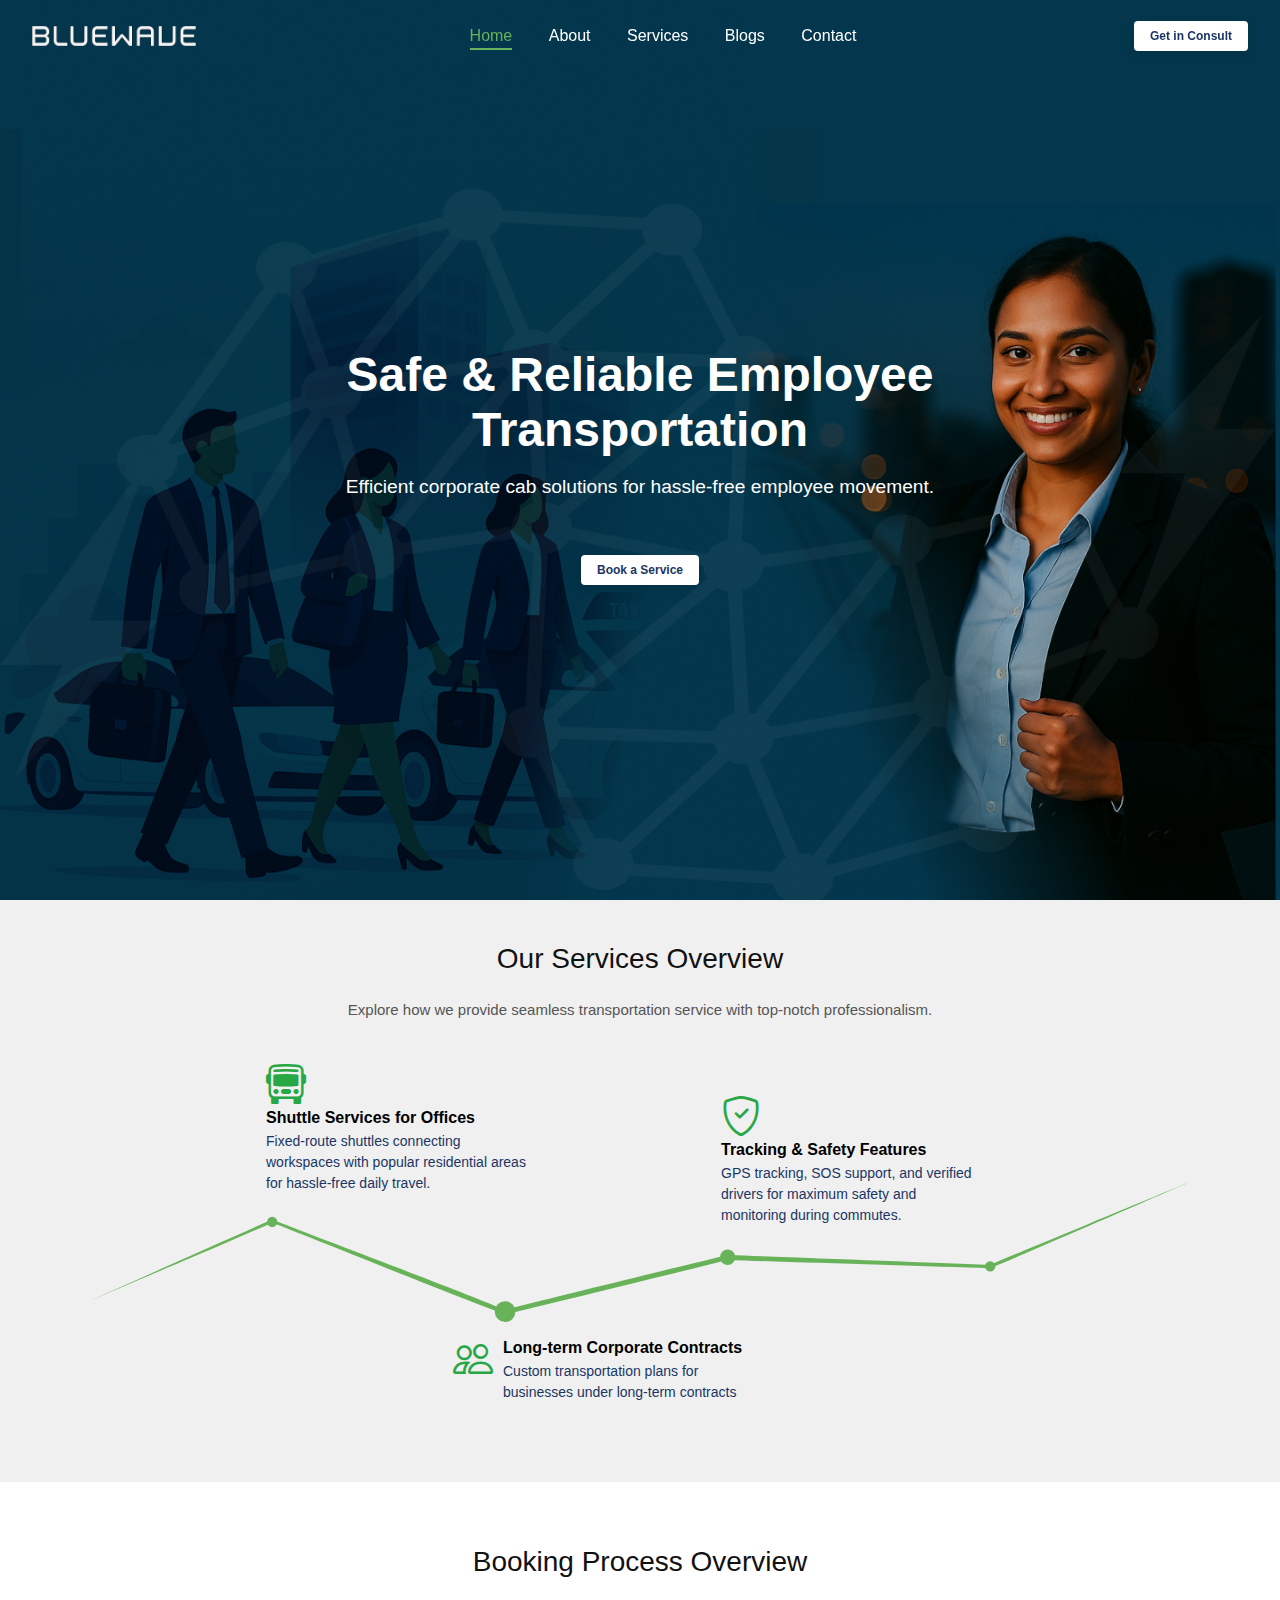
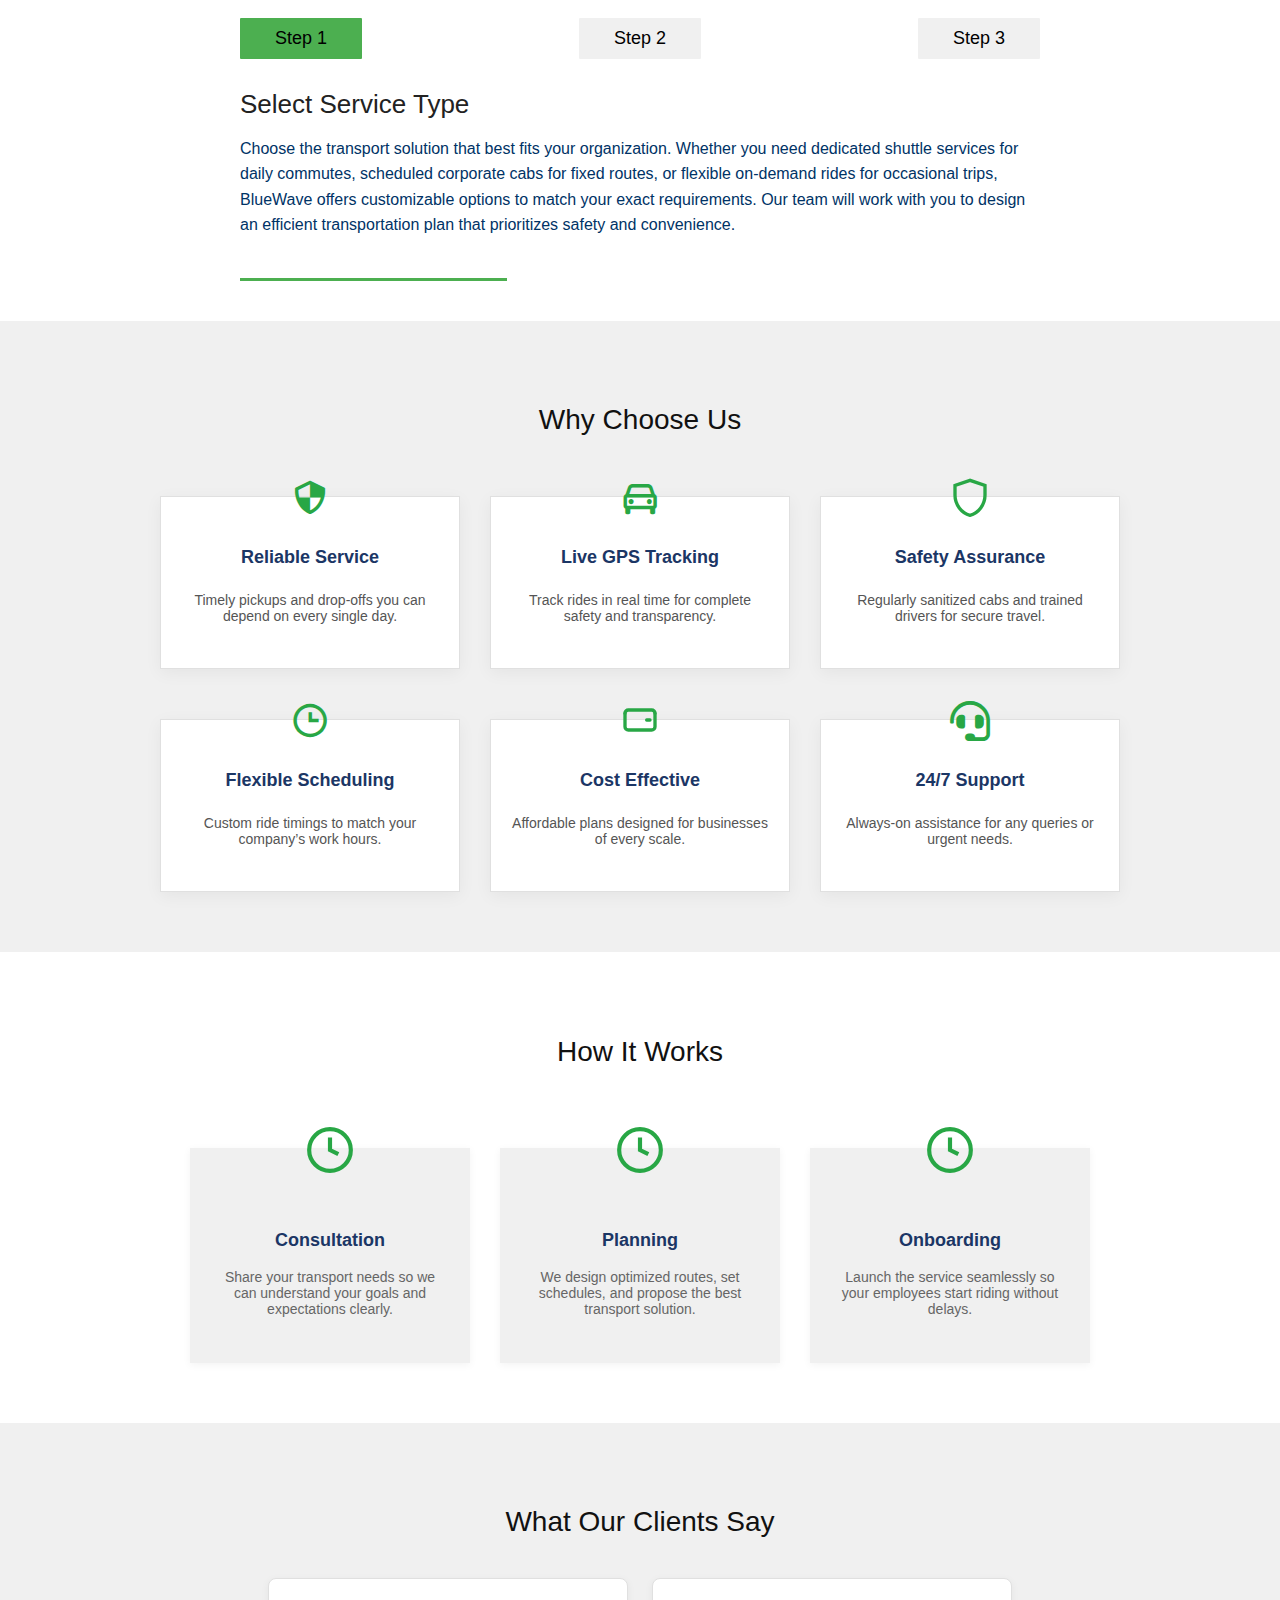
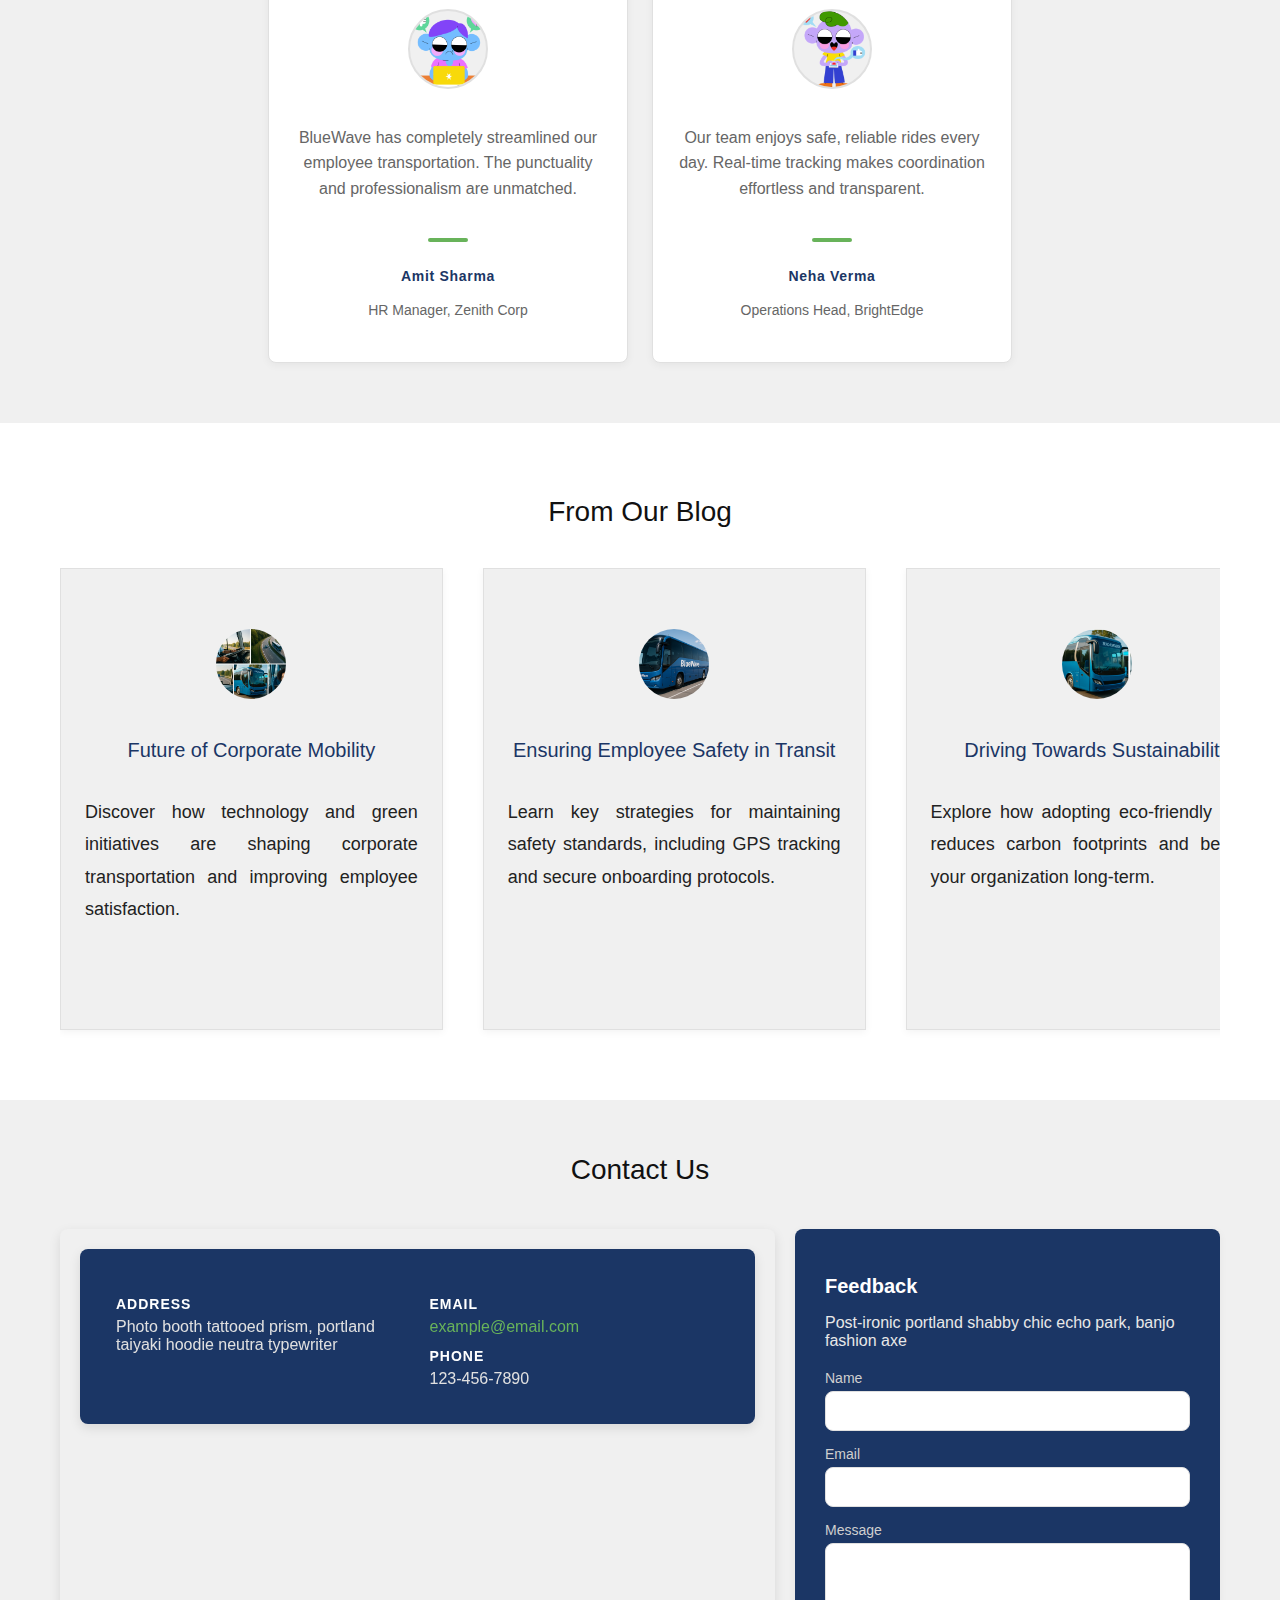
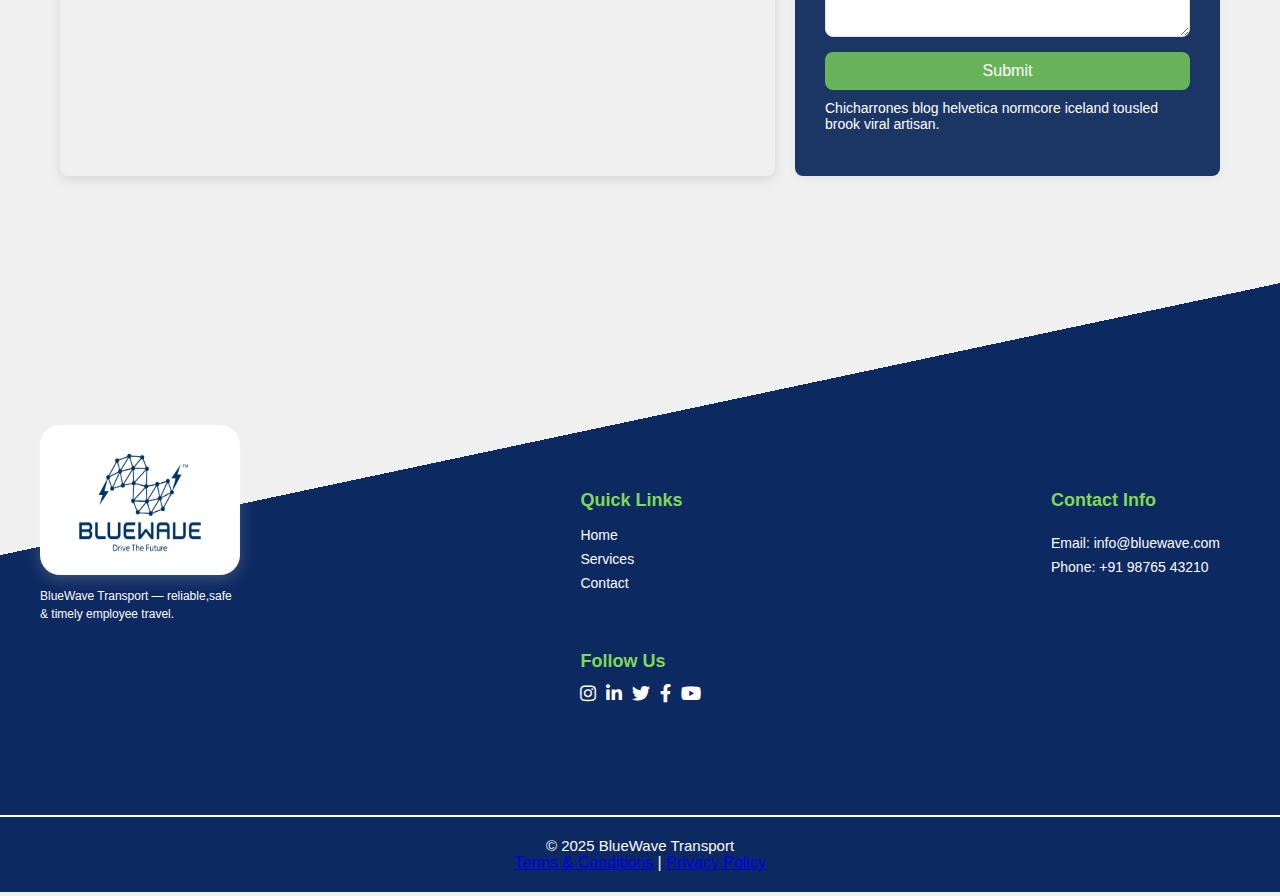
<file: index.html>
<!DOCTYPE html>
<html lang="en">

<head>
    <meta charset="UTF-8" />
    <meta name="viewport" content="width=device-width, initial-scale=1.0" />
    <title>BlueWave Transport Services</title>
    <link rel="stylesheet" href="theme.css" />
    <link rel="stylesheet" href="style.css">
    <link rel="stylesheet" href="https://cdnjs.cloudflare.com/ajax/libs/font-awesome/5.15.4/css/all.min.css" />
    <link href="https://unpkg.com/boxicons@2.1.4/css/boxicons.min.css" rel="stylesheet">

    <link href="https://cdn.jsdelivr.net/npm/bootstrap-icons@1.10.5/font/bootstrap-icons.css" rel="stylesheet">


    <style>

    </style>
</head>

<body>
    <!-- ✅ HERO SECTION WITH BACKGROUND CAROUSEL -->
    <section class="hero-section">


        <!-- ✅ Your Overlay and Content -->
        <header class="navbar">
            <div class="logo-container">
                <img src="./asests/logo-name.png" class="logo full-logo" />
                <img src="./asests/Favicon C.svg" class="logo small-logo" />
            </div>

            <!-- ✅ Toggle button for mobile -->
            <button id="menu-toggle" class="menu-toggle">☰</button>

            <!-- ✅ Dropdown for mobile view -->
            <div class="dropdown-card" id="dropdownCard">
                <div class="dropdown-links">
                    <a href="#">Home</a>

                    <a href="./aboutus/about.html">About</a>

                    <a href="./employservicetransport/ets.html">Services</a>

                    <a href="./blogpage/blogpage.html">Blogs</a>

                    <a href="./contactpage/contact.html">Contact</a>

                   <a href="./consultPage/consult.html"> <button class="btn-primary">Get in Consult</button></a>
                </div>
            </div>

            <!-- ✅ Normal navbar links for desktop -->
            <nav class="nav-links" id="nav-links">
                <a href="#" class="active">Home</a>
                <a href="./aboutus/about.html">About</a>
                <a href="./employservicetransport/ets.html">Services</a>
                <a href="./blogpage/blogpage.html">Blogs</a>
                <a href="./contactpage/contact.html">Contact</a>

            </nav>

            <!-- ✅ CTA for desktop -->
           <a href="./consultPage/consult.html">
             <div class="cta" id="cta-btn">
                <button class="btn-primary">Get in Consult</button>
            </div>
           </a>
        </header>

        <div class="slider-wrapper" style="overflow: hidden; position: relative; height: 100vh;">
            <div class="slides" style="display: flex; width: max-content;">
                <div class="slide" style="min-width: 100vw; background-image: url('./asests/herobluewave.png');">
                    <div class="hero-content">
                        <h1>Safe & Reliable Employee Transportation</h1>
                        <p>Efficient corporate cab solutions for hassle-free employee movement.</p>
                        <button class="btn-primary">Book a Service</button>
                    </div>
                </div>
                <div class="slide" style="min-width: 100vw; background-image: url('./asests/heroimage-trp.png');">
                    <div class="hero-content">
                        <h1>Corporate Shuttle Made Easy</h1>
                        <p>Seamless daily rides from home to office with comfort and punctuality.</p>
                        <button class="btn-primary">View Shuttle Plans</button>
                    </div>
                </div>
                <div class="slide" style="min-width: 100vw; background-image: url('./asests/heroimage3.png');">
                    <div class="hero-content">
                        <h1>Track Your Ride in Real Time</h1>
                        <p>Stay updated with GPS-enabled vehicles and live status updates.</p>
                        <button class="btn-primary">Track Now</button>
                    </div>
                </div>
            </div>
        </div>


        <!-- Moved inside slider-wrapper -->
        <!-- <div class="nav-btn prev" onclick="showSlide(currentSlide - 1)"><i class="fas fa-chevron-left"></i>
            </div>
            <div class="nav-btn next" onclick="showSlide(currentSlide + 1)"><i class="fas fa-chevron-right"></i>
            </div> -->

        <!-- <div class="dots">
                <div class="dot" onclick="showSlide(0)"></div>
                <div class="dot" onclick="showSlide(1)"></div>
                <div class="dot" onclick="showSlide(2)"></div>
            </div> -->
        <!-- </div> -->


    </section>



    <!-- hero section END -->


    <!-- overview section -->

    <!-- <section class="overview">
        <div class="overview-container">
            
            <div class="overview-text">
                <h2 class="section-title">Our Services Overview</h2>
                <p class="section-description">Explore how we provide seamless transportation service with top-notch
                    professionalism.</p>
              
                <div class="service-tree">

                    <div class="tree-item">
                        <div class="tree-icon">
                            <i class="fas fa-bus"></i>
                        </div>
                        <div class="tree-content">
                            <h4>Shuttle Services for Offices</h4>
                            <p>Fixed-route shuttles connecting workspaces with popular residential areas for
                                hassle-free
                                daily travel.</p>
                        </div>
                    </div>

                    <div class="tree-item">
                        <div class="tree-icon">
                            <i class="fas fa-handshake"></i>
                        </div>
                        <div class="tree-content">
                            <h4>Long-term Corporate Contracts</h4>
                            <p>Custom transportation plans for businesses under long-term contracts with flexible
                                fleet
                                management.</p>
                        </div>
                    </div>

                    <div class="tree-item">
                        <div class="tree-icon">
                            <i class="fas fa-shield-alt"></i>
                        </div>
                        <div class="tree-content">
                            <h4>Tracking & Safety Features</h4>
                            <p>GPS tracking, SOS support, and verified drivers for maximum safety and monitoring
                                during
                                commutes.</p>
                        </div>
                    </div>

                </div>
            </div>

          
            <div class="overview-image">
                <img src="./asests/overview2.jpg" alt="Service Image" />
            </div>
        </div>
    </section> -->


    <section class="services-overview">
        <div class="service-container">
            <h2>Our Services Overview</h2>
            <p>Explore how we provide seamless transportation service with top-notch professionalism.</p>

            <div class="timeline-container">
                <img src="./asests/Asset 1.svg" alt="timeline" class="timeline-img" />

                <!-- Point 1 -->
                <div class="point point1">
                    <i class="bi bi-bus-front icon"></i>
                    <div class="text-content">
                        <h4>Shuttle Services for Offices</h4>
                        <p>Fixed-route shuttles connecting workspaces with popular residential areas for hassle-free
                            daily travel.</p>
                    </div>
                </div>

                <!-- Point 2 -->
                <div class="point point2">
                    <div class="icon-text">
                        <i class="bi bi-people icon"></i>
                        <div class="text-content">
                            <h4>Long-term Corporate Contracts</h4>
                            <p>Custom transportation plans for businesses under long-term contracts with flexible fleet
                                management.</p>
                        </div>
                    </div>
                </div>



                <!-- Point 3 -->
                <div class="point point3">
                    <i class="bi bi-shield-check icon"></i>
                    <div class="text-content">
                        <h4>Tracking & Safety Features</h4>
                        <p>GPS tracking, SOS support, and verified drivers for maximum safety and monitoring during
                            commutes.</p>
                    </div>
                </div>
            </div>
        </div>
    </section>


    <!-- Booking Process section -->


    <section class="booking-process-section">
        <h2 class="booking-title">Booking Process Overview</h2>
        <div class="booking-container">

            <!-- TABS -->
            <div class="booking-tabs">
                <button class="booking-tab active" onclick="showStep(0)">Step 1</button>
                <button class="booking-tab" onclick="showStep(1)">Step 2</button>
                <button class="booking-tab" onclick="showStep(2)">Step 3</button>
            </div>

            <!-- STEP CONTENT -->
            <div class="booking-step-content">
                <h3 id="step-title">Select Service Type</h3>
                <p id="step-desc">
                    Choose the transport solution that best fits your organization. Whether you need dedicated shuttle services for daily commutes, scheduled corporate cabs for fixed routes, or flexible on-demand rides for occasional trips, BlueWave offers customizable options to match your exact requirements. Our team will work with you to design an efficient transportation plan that prioritizes safety and convenience.
                </p>
                <div class="underline underline-left" id="step-underline"></div>
            </div>

        </div>
    </section>




    <section class="why-choose-section">
  <h2 class="why-choose-us-title">Why Choose Us</h2>
  <div class="features">
    <!-- Reliable Service -->
    <div class="card">
      <div class="icon-wrapper">
        <i class="bx bx-shield-quarter icon"></i>
      </div>
      <h3>Reliable Service</h3>
      <p>Timely pickups and drop-offs you can depend on every single day.</p>
    </div>

    <!-- GPS Tracking -->
    <div class="card">
      <div class="icon-wrapper">
        <i class="bx bx-car icon"></i>
      </div>
      <h3>Live GPS Tracking</h3>
      <p>Track rides in real time for complete safety and transparency.</p>
    </div>

    <!-- Safety First -->
    <div class="card">
      <div class="icon-wrapper">
        <!-- Shield Icon -->
        <svg xmlns="http://www.w3.org/2000/svg" width="40" height="40" fill="none" stroke="#28a745"
          stroke-width="2" viewBox="0 0 24 24">
          <path d="M12 2L3 5v6c0 5.55 3.84 10.74 9 12 5.16-1.26 9-6.45 9-12V5l-9-3z" />
        </svg>
      </div>
      <h3>Safety Assurance</h3>
      <p>Regularly sanitized cabs and trained drivers for secure travel.</p>
    </div>

    <!-- Flexible Timing -->
    <div class="card">
      <div class="icon-wrapper">
        <i class="bx bx-time icon"></i>
      </div>
      <h3>Flexible Scheduling</h3>
      <p>Custom ride timings to match your company’s work hours.</p>
    </div>

    <!-- Cost Effective -->
    <div class="card">
      <div class="icon-wrapper">
        <!-- Wallet Icon -->
        <svg xmlns="http://www.w3.org/2000/svg" width="40" height="40" fill="none" stroke="#28a745"
          stroke-width="2" stroke-linecap="round" stroke-linejoin="round" viewBox="0 0 24 24">
          <path d="M21 8a2 2 0 0 0-2-2H5a2 2 0 0 0-2 2" />
          <path d="M3 8v8a2 2 0 0 0 2 2h14a2 2 0 0 0 2-2V8" />
          <path d="M16 12h2" />
        </svg>
      </div>
      <h3>Cost Effective</h3>
      <p>Affordable plans designed for businesses of every scale.</p>
    </div>

    <!-- 24/7 Support -->
    <div class="card">
      <div class="icon-wrapper">
        <i class="fas fa-headset icon"></i>
      </div>
      <h3>24/7 Support</h3>
      <p>Always-on assistance for any queries or urgent needs.</p>
    </div>
  </div>
</section>


<section class="how-it-works-section">
  <h2 class="how-it-works-title">How It Works</h2>
  <div class="work-steps">
    <div class="step-card">
      <div class="icon-circle">
        <!-- Custom SVG Icon -->
        <svg xmlns="http://www.w3.org/2000/svg" width="36" height="36" fill="none" stroke="#28a745"
          stroke-width="2" viewBox="0 0 24 24">
          <circle cx="12" cy="12" r="10" />
          <path d="M12 6v6l4 2" />
        </svg>
      </div>
      <h3>Consultation</h3>
      <p>Share your transport needs so we can understand your goals and expectations clearly.</p>
    </div>
    <div class="step-card">
      <div class="icon-circle">
        <svg xmlns="http://www.w3.org/2000/svg" width="36" height="36" fill="none" stroke="#28a745"
          stroke-width="2" viewBox="0 0 24 24">
          <circle cx="12" cy="12" r="10" />
          <path d="M12 6v6l4 2" />
        </svg>
      </div>
      <h3>Planning</h3>
      <p>We design optimized routes, set schedules, and propose the best transport solution.</p>
    </div>
    <div class="step-card">
      <div class="icon-circle">
        <svg xmlns="http://www.w3.org/2000/svg" width="36" height="36" fill="none" stroke="#28a745"
          stroke-width="2" viewBox="0 0 24 24">
          <circle cx="12" cy="12" r="10" />
          <path d="M12 6v6l4 2" />
        </svg>
      </div>
      <h3>Onboarding</h3>
      <p>Launch the service seamlessly so your employees start riding without delays.</p>
    </div>
  </div>
</section>




    <!-- <section class="how-it-works-section">
        <h2 class="section-title">How It Works</h2>
        <div class="how-it-works">

            <div class="step-wrapper">
                <div class="how-step">
                    <div class="step-icon-wrapper">
                        <img src="./asests/consultantimg.gif" alt="Consultation Icon" class="step-icon" />
                    </div>
                    <h3>Consultation</h3>
                    <p>Tell us your transport needs</p>
                </div>
            </div>

            <div class="step-wrapper">
                <div class="how-step">
                    <div class="step-icon-wrapper">
                        <img src="./asests/Planning.gif" alt="Planning Icon" class="step-icon" />
                    </div>
                    <h3>Planning</h3>
                    <p>We propose optimal routes and costs</p>
                </div>
            </div>

            <div class="step-wrapper">
                <div class="how-step">
                    <div class="step-icon-wrapper">
                        <img src="./asests/Onboarding.gif" alt="Onboarding Icon" class="step-icon" />
                    </div>
                    <h3>Onboarding</h3>
                    <p>We launch service for your employees</p>
                </div>
            </div>

        </div>
    </section> -->

    <!-- 
    <section class="testimonials-section">
        <h2 class="section-title">What Our Clients Say</h2>
        <div class="features">

            <div class="testimonial-card">
               
                <div class="decorative-icon">💬</div>
              
                
                <div class="client-image-container">
                  <img src="./asests/review.png" alt="Client 1" class="client-image">
                </div>
              
              
                <div class="testimonial-content">
                  <p>“BlueWave's punctuality has made our HR’s life much easier!”</p>
                  <div class="client-meta">
                    <strong>— HR, XYZ Corp</strong>
                    <div class="rating">
                      <i class="fas fa-star"></i> 5.0/5
                    </div>
                  </div>
                </div>
              </div>
              
            <div class="testimonial-card">
                <div class="client-image-container">
                    <img src="./asests/rating.png" alt="Client 2" class="client-image">
                </div>
                <div class="testimonial-content">
                    <p>“Excellent drivers, clean cabs, and smooth operations.”</p>
                    <div class="client-meta">
                        <strong>— Admin, BrightTech</strong>
                        <div class="rating">⭐ 4.5/5</div>
                    </div>
                </div>
            </div>

            <div class="testimonial-card">
                <div class="client-image-container">
                    <img src="./asests/review.png" alt="Client 3" class="client-image">
                </div>
                <div class="testimonial-content">
                    <p>“Their booking system is easy to use and efficient.”</p>
                    <div class="client-meta">
                        <strong>— Ops Manager, FastCorp</strong>
                        <div class="rating">⭐ 4.8/5</div>
                    </div>
                </div>
            </div>

        </div>
    </section> -->


   <section class="testimonials-section">
  <div class="testimmonial-container">
    <h2 class="testimonial-title">What Our Clients Say</h2>
    <div class="testimonial-row">
      <div class="testimonial-card">
        <img src="./asests/client1.png" alt="Client Feedback" class="client-image">
        <p class="testimonial-text">
          BlueWave has completely streamlined our employee transportation. The punctuality and professionalism are unmatched.
        </p>
        <span class="testimonial-divider"></span>
        <h3 class="client-name">Amit Sharma</h3>
        <p class="client-title">HR Manager, Zenith Corp</p>
      </div>

      <div class="testimonial-card">
        <img src="./asests/client2.png" alt="Client Feedback" class="client-image">
        <p class="testimonial-text">
          Our team enjoys safe, reliable rides every day. Real-time tracking makes coordination effortless and transparent.
        </p>
        <span class="testimonial-divider"></span>
        <h3 class="client-name">Neha Verma</h3>
        <p class="client-title">Operations Head, BrightEdge</p>
      </div>

      <!-- <div class="testimonial-card">
        <img src="./asests/client3.png" alt="Client Feedback" class="client-image">
        <p class="testimonial-text">
          Excellent customer support and cost-effective plans. BlueWave has become our trusted mobility partner.
        </p>
        <span class="testimonial-divider"></span>
        <h3 class="client-name">Ravi Kumar</h3>
        <p class="client-title">Admin Lead, Innovatech</p>
      </div> -->
    </div>
  </div>
</section>




    <!-- <section class="clients-section">
        <h2 class="section-title">Our Clients</h2>
        <div class="client-logos">
            <div class="client-logo"><img src="./asests/client1.png" alt="Client 1" /></div>
            <div class="divider"></div>
            <div class="client-logo"><img src="./asests/client2.png" alt="Client 2" /></div>
            <div class="divider"></div>
            <div class="client-logo"><img src="./asests/client3.png" alt="Client 3" /></div>
        </div>
    </section> -->


    <section class="blog-section">
  <div class="container">
    <h2 class="blog-title">From Our Blog</h2>

    <div class="blog-scroll-wrapper" id="blogScroll">
      <div class="blog-card">
        <img src="./asests/blogimg1.png" alt="Corporate Travel Trends" class="blog-img" />
        <h3 class="blog-card-title">Future of Corporate Mobility</h3>
        <p class="blog-text">
          Discover how technology and green initiatives are shaping corporate transportation and improving employee satisfaction.
        </p>
        <a href="#" class="blog-link">Click to view more »</a>
      </div>

      <div class="blog-card">
        <img src="./asests/blogimg2.png" alt="Employee Safety" class="blog-img" />
        <h3 class="blog-card-title">Ensuring Employee Safety in Transit</h3>
        <p class="blog-text">
          Learn key strategies for maintaining safety standards, including GPS tracking and secure onboarding protocols.
        </p>
        <a href="#" class="blog-link">Click to view more »</a>
      </div>

      <div class="blog-card">
        <img src="./asests/blogimg3.png" alt="Sustainability" class="blog-img" />
        <h3 class="blog-card-title">Driving Towards Sustainability</h3>
        <p class="blog-text">
          Explore how adopting eco-friendly fleets reduces carbon footprints and benefits your organization long-term.
        </p>
        <a href="#" class="blog-link">Click to view more »</a>
      </div>

      <div class="blog-card">
        <img src="./asests/blogimg4.png" alt="Technology Integration" class="blog-img" />
        <h3 class="blog-card-title">Tech Integration in Transport</h3>
        <p class="blog-text">
          See how real-time analytics, smart scheduling, and digital payments are revolutionizing employee mobility.
        </p>
        <a href="#" class="blog-link">Click to view more »</a>
      </div>

      <div class="blog-card">
        <img src="./asests/blogimg5.png" alt="Cost Optimization" class="blog-img" />
        <h3 class="blog-card-title">Optimizing Transport Costs</h3>
        <p class="blog-text">
          Get insights on balancing quality service with budget-friendly solutions for sustainable operations.
        </p>
        <a href="#" class="blog-link">Click to view more »</a>
      </div>
    </div>
  </div>
</section>




    <section class="contact-section">
        <h2 class="contact-title">Contact Us</h2>
        <div class="contact-container">
            <div class="map-form-wrapper">
                <div class="map-box">
                    <iframe
                        src="https://maps.google.com/maps?width=100%&amp;height=600&amp;hl=en&amp;q=%C4%B0zmir+(My%20Business%20Name)&amp;ie=UTF8&amp;t=&amp;z=14&amp;iwloc=B&amp;output=embed"
                        frameborder="0" title="map" scrolling="no"></iframe>
                    <div class="map-overlay">
                        <div class="address">
                            <h2>ADDRESS</h2>
                            <p>Photo booth tattooed prism, portland taiyaki hoodie neutra typewriter</p>
                        </div>
                        <div class="contact-info">
                            <h2>EMAIL</h2>
                            <a href="mailto:example@email.com">example@email.com</a>
                            <h2>PHONE</h2>
                            <p>123-456-7890</p>
                        </div>
                    </div>
                </div>
                <div class="form-box">
                    <h2 class="form-title">Feedback</h2>
                    <p class="form-description">Post-ironic portland shabby chic echo park, banjo fashion axe</p>
                    <form>
                        <label for="name">Name</label>
                        <input type="text" id="name" name="name" required />

                        <label for="email">Email</label>
                        <input type="email" id="email" name="email" required />

                        <label for="message">Message</label>
                        <textarea id="message" name="message" rows="4" required></textarea>

                        <button type="submit">Submit</button>
                        <p class="form-note">Chicharrones blog helvetica normcore iceland tousled brook viral artisan.
                        </p>
                    </form>
                </div>
            </div>
        </div>
    </section>

    <footer class="footer-section">
        <div class="zigzag-bg">
            <div class="footer-content footer-container">
                <!-- Left: Logo on diagonal -->
                <div class="footer-logo">
                    <img src="./asests/Logo B 3.png" alt="BlueWave Logo" class="footer-logo-img" />
                    <p class="footer-tagline">BlueWave Transport — reliable,safe & timely employee travel.</p>
                </div>

                <!-- Center: Quick Links and Follow Us -->
                <div class="footer-center">
                    <div class="footer-column">
                        <h4>Quick Links</h4>
                        <ul>
                            <li><a href="/">Home</a></li>
                            <li><a href="/services">Services</a></li>
                            <li><a href="/contact">Contact</a></li>
                            <!-- <li><a href="/terms.html">Terms</a></li>
                            <li><a href="/privacy.html">Privacy</a></li> -->
                        </ul>
                    </div>
                    <div class="footer-column">
                        <h4>Follow Us</h4>
                        <div class="social-icons">
                            <a href="#"><i class="fab fa-instagram"></i></a>
                            <a href="#"><i class="fab fa-linkedin-in"></i></a>
                            <a href="#"><i class="fab fa-twitter"></i></a>
                            <a href="#"><i class="fab fa-facebook-f"></i></a> <!-- Facebook -->
                            <a href="#"><i class="fab fa-youtube"></i></a> <!-- YouTube -->
                        </div>
                    </div>

                </div>

                <!-- Right: Contact Info -->
                <div class="footer-contact">
                    <h4>Contact Info</h4>
                    <ul>
                        <li>Email: info@bluewave.com</li>
                        <li>Phone: +91 98765 43210</li>
                    </ul>
                </div>
            </div>
        </div>

       <div class="footer-bottom">
  <div class="footer-bottom-content">
    <p class="footer-copy">© 2025 BlueWave Transport</p>

    <div class="footer-bottom-links">
      <a href="./t&c-privacy/t&c.html">Terms & Conditions</a>
      <span>|</span>
      <a href="./t&c-privacy/privacy.html">Privacy Policy</a>
    </div>
  </div>
</div>

    </footer>

    <script src="./script.js"></script>
</body>



<!-- <div class="footer-animation-container"></div>
            <div class="footer-bg"></div>
            <div class="moving-car">
                <img src="./asests/Corporate Ride on a Smooth Journey.png" class="cab-animation" />
            </div> -->
</file>
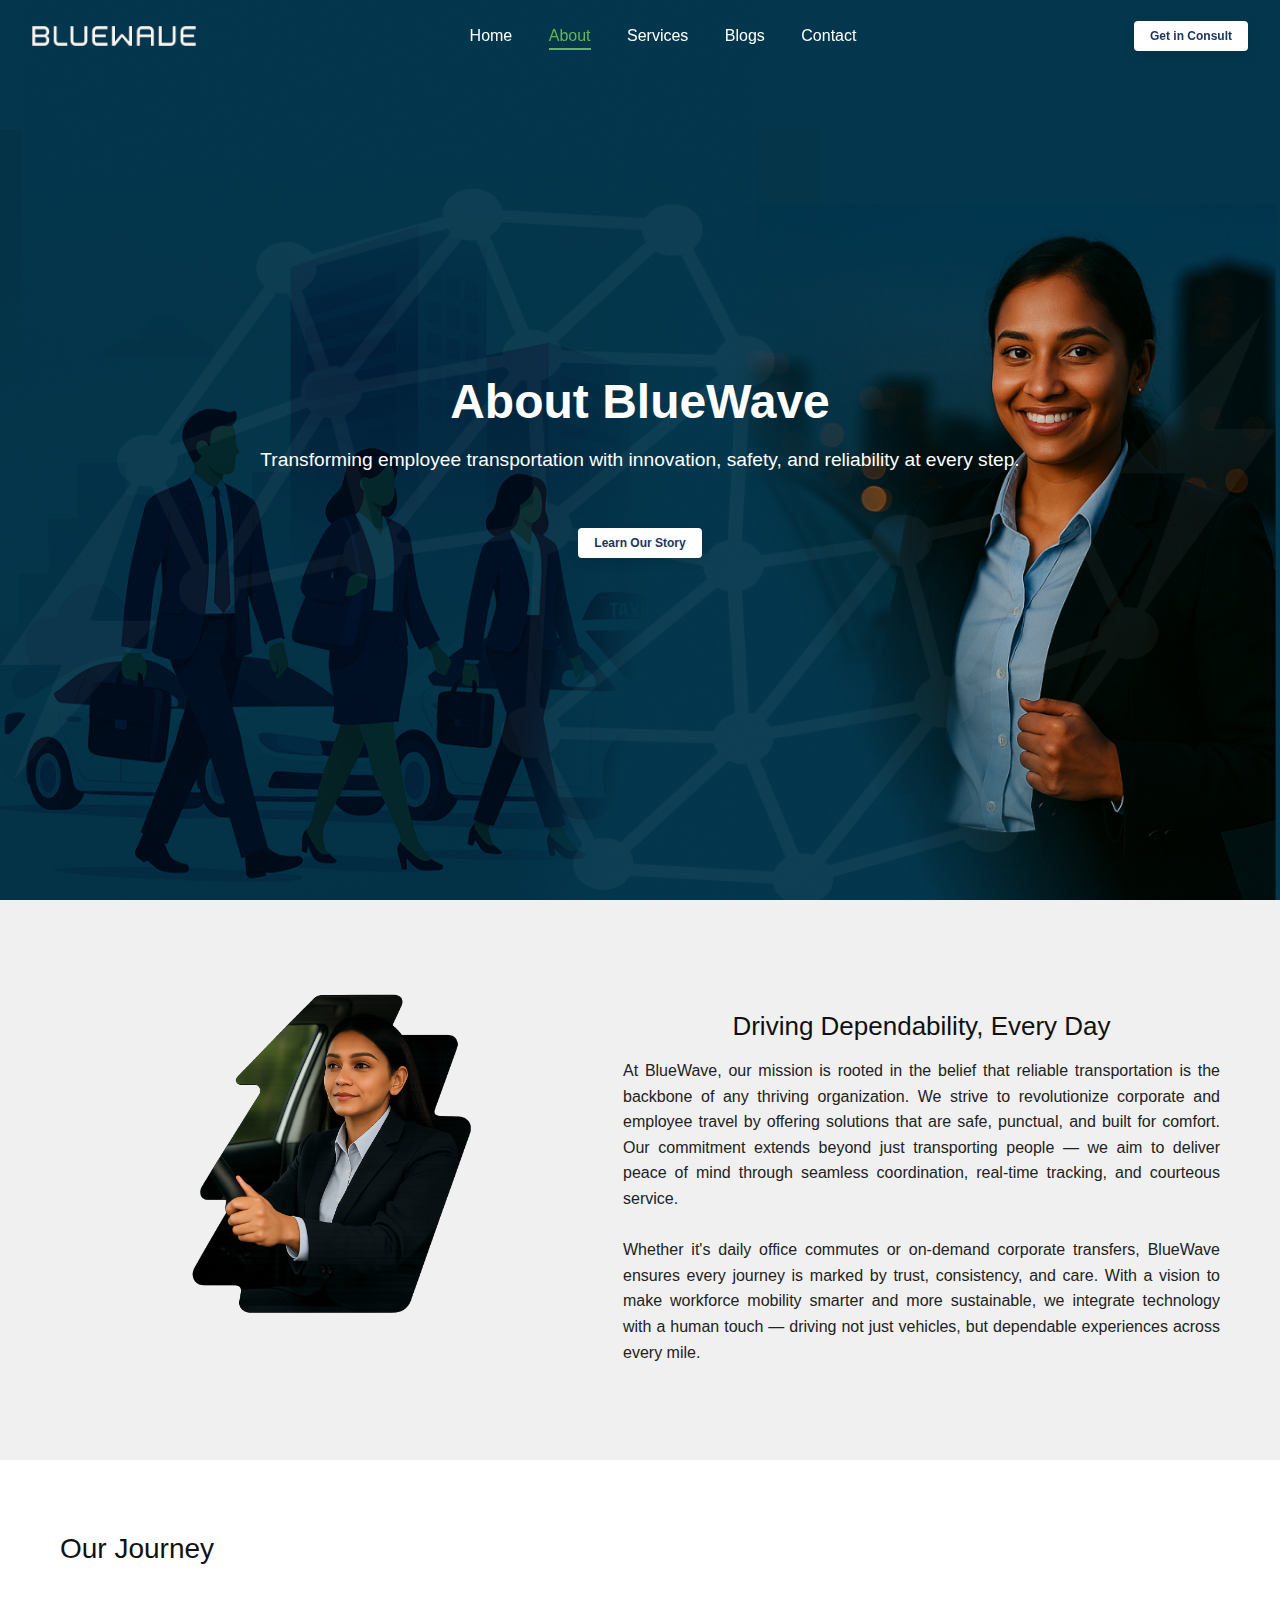
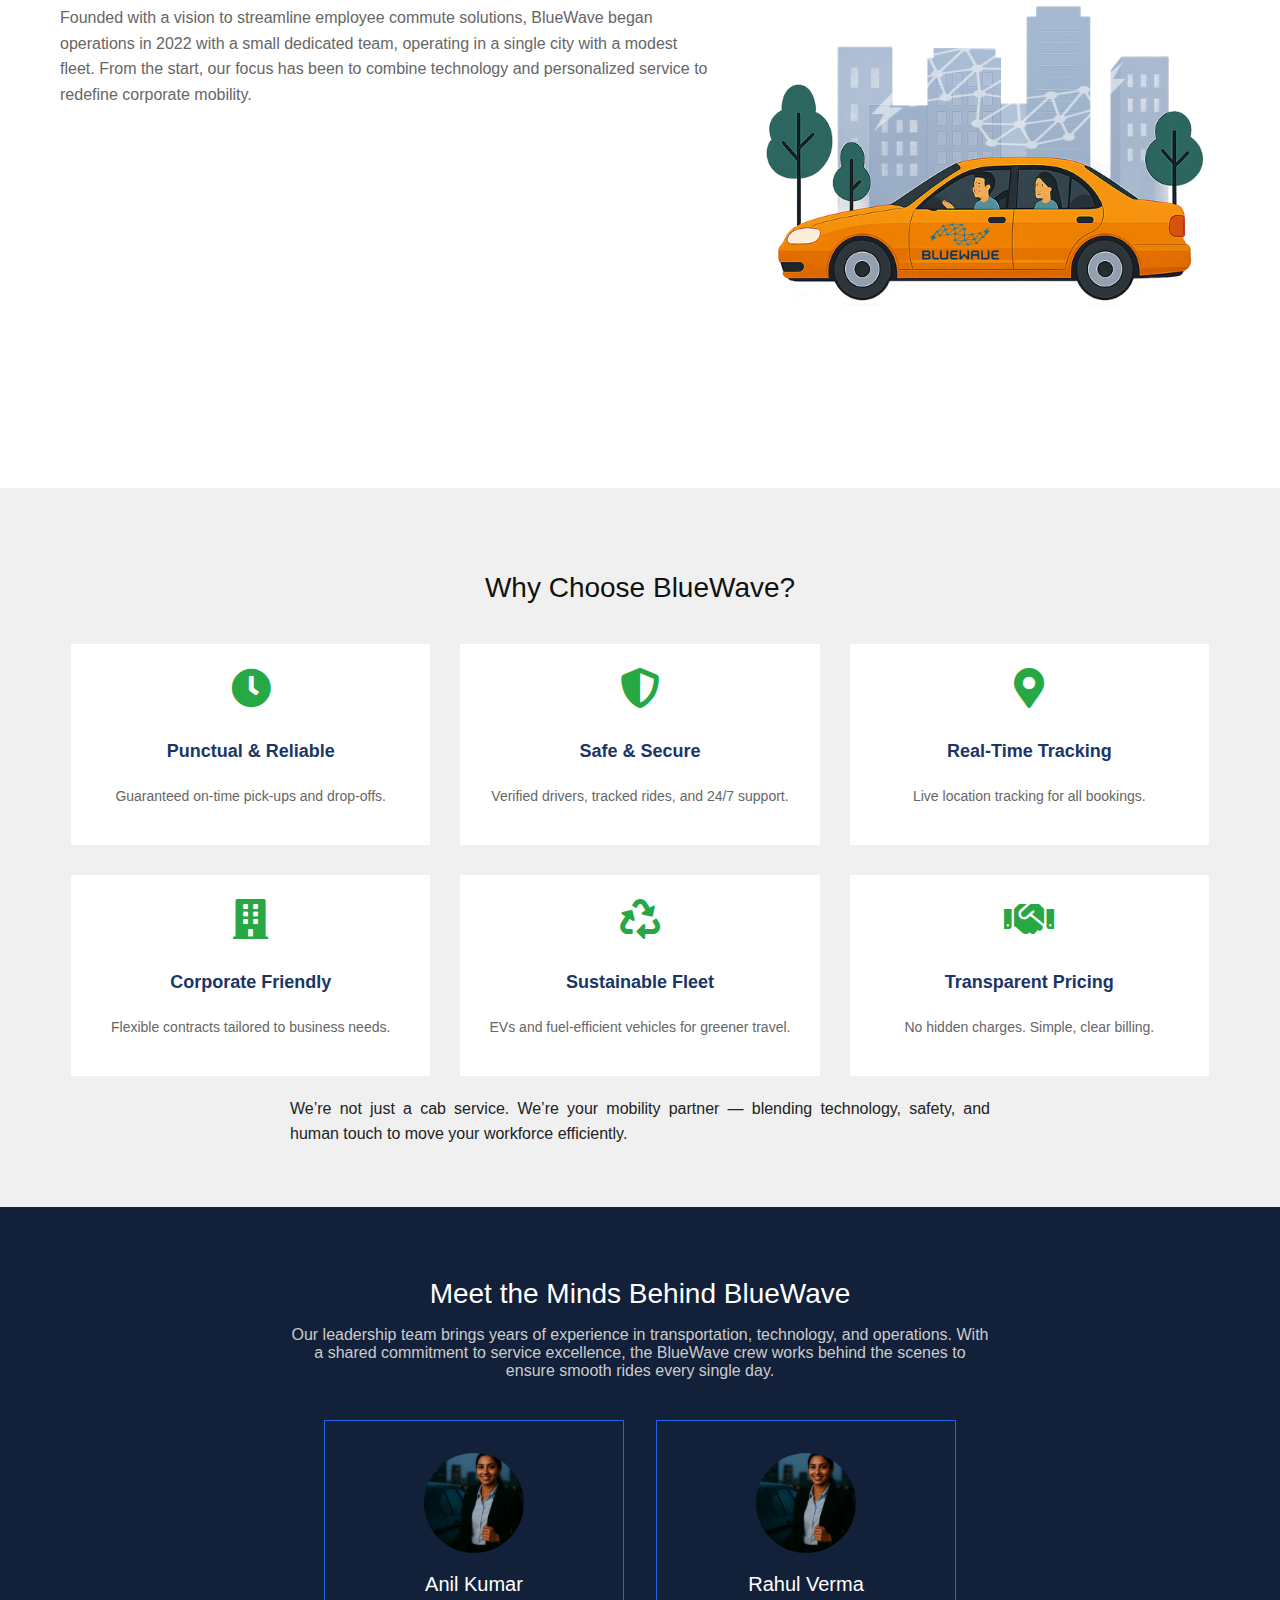
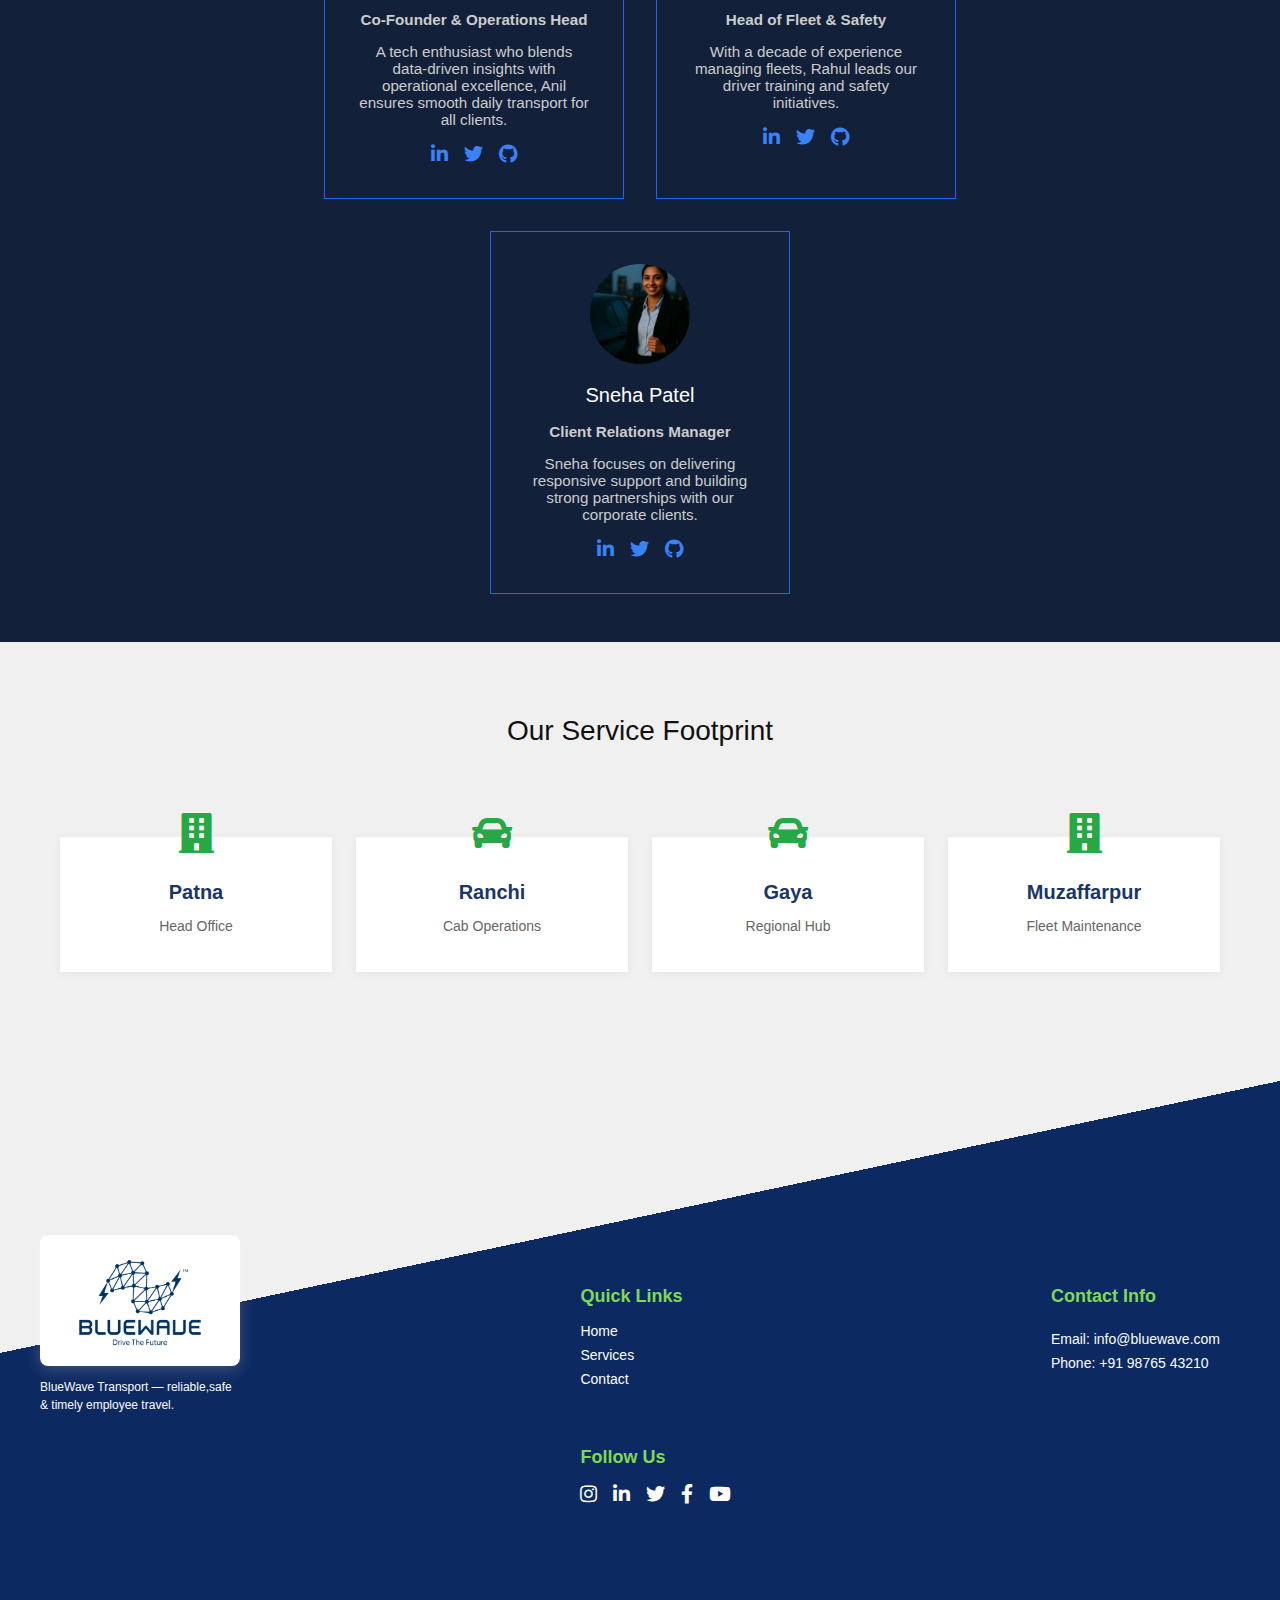
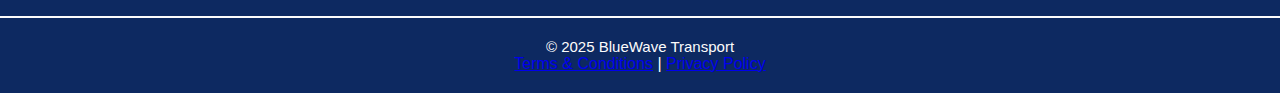
<file: aboutus/about.html>
<!DOCTYPE html>
<html lang="en">

<head>
    <meta charset="UTF-8" />
    <meta name="viewport" content="width=device-width, initial-scale=1.0" />
    <title>BlueWave Transport Services</title>
    <link rel="stylesheet" href="./../theme.css" />
    <link rel="stylesheet" href="about.css">
    <link rel="stylesheet" href="https://cdnjs.cloudflare.com/ajax/libs/font-awesome/5.15.4/css/all.min.css" />
    <link href="https://unpkg.com/boxicons@2.1.4/css/boxicons.min.css" rel="stylesheet">



    <style>

    </style>
</head>

<body>
    <!-- ✅ HERO SECTION WITH BACKGROUND CAROUSEL -->
    <section class="hero-section">


        <!-- ✅ Your Overlay and Content -->
        <header class="navbar">
            <div class="logo-container">
                <img src="./../asests/logo-name.png" class="logo full-logo" />
                <img src="./../asests/Favicon C.svg" class="logo small-logo" />
            </div>

            <!-- ✅ Toggle button for mobile -->
            <button id="menu-toggle" class="menu-toggle">☰</button>

            <!-- ✅ Dropdown for mobile view -->
            <div class="dropdown-card" id="dropdownCard">
                <div class="dropdown-links">
                    <a href="./../index.html">Home</a>

                    <a href="#">About</a>

                    <a href="./../employservicetransport/ets.html">Services</a>

                    <a href="./../blogpage/blogpage.html">Blogs</a>

                    <a href="./../contactpage/contact.html">Contact</a>

                  

                   <a href="./../consultPage/consult.html"> <button class="btn-primary">Get in Consult</button></a>
                </div>
            </div>

            <!-- ✅ Normal navbar links for desktop -->
            <nav class="nav-links" id="nav-links">
                <a href="./../index.html">Home</a>
                <a href="#" class="active">About</a>
                <a href="./../employservicetransport/ets.html">Services</a>
                 <a href="./../blogpage/blogpage.html">Blogs</a>
                <a href="./../contactpage/contact.html">Contact</a>
               
            </nav>

            <!-- ✅ CTA for desktop -->
            <a href="./../consultPage/consult.html">
             <div class="cta" id="cta-btn">
                <button class="btn-primary">Get in Consult</button>
            </div>
           </a>
        </header>

       <div class="slider-wrapper" style="overflow: hidden; position: relative; height: 100vh;">
  <div class="slides" style="display: flex; width: max-content;">

    <!-- Slide 1 -->
    <div class="slide" style="min-width: 100vw; background-image: url('./../asests/herobluewave.png');">
      <div class="hero-content">
        <h1>About BlueWave</h1>
        <p>Transforming employee transportation with innovation, safety, and reliability at every step.</p>
        <button class="btn-primary">Learn Our Story</button>
      </div>
    </div>

    <!-- Slide 2 -->
    <div class="slide" style="min-width: 100vw; background-image: url('./../asests/heroimage-trp.png');">
      <div class="hero-content">
        <h1>Driven by Excellence</h1>
        <p>Over a decade of experience in delivering seamless commute solutions for businesses of all sizes.</p>
        <button class="btn-primary">Meet the Team</button>
      </div>
    </div>

    <!-- Slide 3 -->
    <div class="slide" style="min-width: 100vw; background-image: url('./../asests/heroimage3.png');">
      <div class="hero-content">
        <h1>Committed to Your Safety</h1>
        <p>Our GPS-enabled fleet and trained drivers ensure every ride is secure, comfortable, and on time.</p>
        <button class="btn-primary">Our Commitment</button>
      </div>
    </div>

  </div>
</div>



        <!-- Moved inside slider-wrapper -->
        <!-- <div class="nav-btn prev" onclick="showSlide(currentSlide - 1)"><i class="fas fa-chevron-left"></i>
            </div>
            <div class="nav-btn next" onclick="showSlide(currentSlide + 1)"><i class="fas fa-chevron-right"></i>
            </div> -->

        <!-- <div class="dots">
                <div class="dot" onclick="showSlide(0)"></div>
                <div class="dot" onclick="showSlide(1)"></div>
                <div class="dot" onclick="showSlide(2)"></div>
            </div> -->
        <!-- </div> -->


    </section>



    <!-- hero section END -->


    <!-- Mission Section -->
    <section class="mission-section">
        <div class="mission-container mission-wrapper">

            <div class="mission-image">
                <div class="zigzag-img">
                    <img src="./../asests/aboutimg2.png" alt="Mission Image" />
                </div>
            </div>
            <div class="mission-text">
                <h2 class="mission-title">Driving Dependability, Every Day</h2>
                <p>
                    At BlueWave, our mission is rooted in the belief that reliable transportation is the backbone of any
                    thriving organization. We strive to revolutionize corporate and employee travel by offering
                    solutions that are safe, punctual, and built for comfort. Our commitment extends beyond just
                    transporting people — we aim to deliver peace of mind through seamless coordination, real-time
                    tracking, and courteous service.<br><br>
                    Whether it's daily office commutes or on-demand corporate transfers, BlueWave ensures every journey
                    is marked by trust, consistency, and care. With a vision to make workforce mobility smarter and more
                    sustainable, we integrate technology with a human touch — driving not just vehicles, but dependable
                    experiences across every mile.
                </p>
            </div>
        </div>
    </section>


    <!-- Journey Section -->
    <section class="journey-section">
        <div class="journey-flex">
            <!-- Left: Text Content -->
            <div class="journey-content">
                <h2 class="journey-title">Our Journey</h2>
                <p class="journey-description">
                    Founded with a vision to streamline employee commute solutions, BlueWave began operations in 2022 with a small dedicated team, operating in a single city with a modest fleet. From the start, our focus has been to combine technology and personalized service to redefine corporate mobility.
                </p>

                <div class="timeline-step">
                    <div class="timeline-year"><i class="fas fa-map-marker-alt"></i> 2022</div>
                    <div class="timeline-desc">BlueWave was founded in Bihar with 5 vehicles</div>
                </div>
                <div class="timeline-step">
                    <div class="timeline-year"><i class="fas fa-signal"></i> 2023</div>
                    <div class="timeline-desc">Expanded to Patna, launched GPS tracking for all cabs</div>
                </div>

                <div class="timeline-step">
                    <div class="timeline-year"><i class="fas fa-handshake"></i> 2024</div>
                    <div class="timeline-desc">Signed 10+ enterprise clients across 3 cities</div>
                </div>

                <div class="timeline-step">
                    <div class="timeline-year"><i class="fas fa-car-battery"></i> 2025</div>
                    <div class="timeline-desc">Launching EV-fleet integration for sustainable commuting</div>
                </div>
            </div><!-- Add more steps here -->


            <!-- Right: Image -->
            <div class="journey-image">
                <img src="./../asests/journeyimg.png" alt="BlueWave timeline illustration">
            </div>
        </div>
    </section>

    <!-- Why Choose Us -->
    <!-- Why Choose Us -->
    <section class="why-choose-us-section">
        <h2 class="why-choose-us-title">Why Choose BlueWave?</h2>
        <div class="choose-us-wrapper">

            <div class="step-wrapper">
                <div class="how-step">
                    <div class="step-icon-wrapper">
                        <i class="fas fa-clock step-icon"></i>
                    </div>
                    <h3>Punctual & Reliable</h3>
                    <p>Guaranteed on-time pick-ups and drop-offs.</p>
                </div>
            </div>

            <div class="step-wrapper">
                <div class="how-step">
                    <div class="step-icon-wrapper">
                        <i class="fas fa-shield-alt step-icon"></i>
                    </div>
                    <h3>Safe & Secure</h3>
                    <p>Verified drivers, tracked rides, and 24/7 support.</p>
                </div>
            </div>

            <div class="step-wrapper">
                <div class="how-step">
                    <div class="step-icon-wrapper">
                        <i class="fas fa-map-marker-alt step-icon"></i>
                    </div>
                    <h3>Real-Time Tracking</h3>
                    <p>Live location tracking for all bookings.</p>
                </div>
            </div>

            <div class="step-wrapper">
                <div class="how-step">
                    <div class="step-icon-wrapper">
                        <i class="fas fa-building step-icon"></i>
                    </div>
                    <h3>Corporate Friendly</h3>
                    <p>Flexible contracts tailored to business needs.</p>
                </div>
            </div>

            <div class="step-wrapper">
                <div class="how-step">
                    <div class="step-icon-wrapper">
                        <i class="fas fa-recycle step-icon"></i>
                    </div>
                    <h3>Sustainable Fleet</h3>
                    <p>EVs and fuel-efficient vehicles for greener travel.</p>
                </div>
            </div>

            <div class="step-wrapper">
                <div class="how-step">
                    <div class="step-icon-wrapper">
                        <i class="fas fa-handshake step-icon"></i>
                    </div>
                    <h3>Transparent Pricing</h3>
                    <p>No hidden charges. Simple, clear billing.</p>
                </div>
            </div>

        </div>

        <p class="why-extra-text">
            We’re not just a cab service. We’re your mobility partner — blending technology, safety, and human touch to
            move your workforce efficiently.
        </p>
    </section>



    <!-- Team Section -->
 <section class="team-section">
  <div class="team-container">
    <h2 class="team-heading">Meet the Minds Behind BlueWave</h2>
    <p class="team-subtext">
      Our leadership team brings years of experience in transportation, technology, and operations.
      With a shared commitment to service excellence, the BlueWave crew works behind the scenes to ensure
      smooth rides every single day.
    </p>
    <div class="team-cards">
      <!-- Team Member 1 -->
      <div class="team-card">
        <img src="./../asests/ChatGPT Image Apr 20, 2025, 08_51_02 AM.png" alt="Jyoti Kumari" class="team-img" />
        <h3>Anil Kumar</h3>
        <p><strong>Co-Founder & Operations Head</strong></p>
        <p>A tech enthusiast who blends data-driven insights with operational excellence, Anil ensures smooth daily transport for all clients.</p>
        <div class="social-icons">
          <a href="#" aria-label="LinkedIn"><i class="fab fa-linkedin-in"></i></a>
          <a href="#" aria-label="Twitter"><i class="fab fa-twitter"></i></a>
          <a href="#" aria-label="GitHub"><i class="fab fa-github"></i></a>
        </div>
      </div>

      <!-- Team Member 2 -->
      <div class="team-card">
        <img src="./../asests/ChatGPT Image Apr 20, 2025, 08_51_02 AM.png" alt="Rahul Verma" class="team-img" />
        <h3>Rahul Verma</h3>
        <p><strong>Head of Fleet & Safety</strong></p>
        <p>With a decade of experience managing fleets, Rahul leads our driver training and safety initiatives.</p>
        <div class="social-icons">
          <a href="#" aria-label="LinkedIn"><i class="fab fa-linkedin-in"></i></a>
          <a href="#" aria-label="Twitter"><i class="fab fa-twitter"></i></a>
          <a href="#" aria-label="GitHub"><i class="fab fa-github"></i></a>
        </div>
      </div>

      <!-- Team Member 3 -->
      <div class="team-card">
        <img src="./../asests/ChatGPT Image Apr 20, 2025, 08_51_02 AM.png" alt="Sneha Patel" class="team-img" />
        <h3>Sneha Patel</h3>
        <p><strong>Client Relations Manager</strong></p>
        <p>Sneha focuses on delivering responsive support and building strong partnerships with our corporate clients.</p>
        <div class="social-icons">
          <a href="#" aria-label="LinkedIn"><i class="fab fa-linkedin-in"></i></a>
          <a href="#" aria-label="Twitter"><i class="fab fa-twitter"></i></a>
          <a href="#" aria-label="GitHub"><i class="fab fa-github"></i></a>
        </div>
      </div>
    </div>
  </div>
</section>


    <section class="service-footprint">
  <div class="service-container">
    <h2 class="section-title">Our Service Footprint</h2>
    <div class="city-cards">
      <!-- City 1 -->
      <div class="city-card">
        <div class="icon-container">
          <div class="client-image-container">
            <i class="fas fa-building"></i>
          </div>
        </div>
        <h3 class="city-name">Patna</h3>
        <p class="city-description">Head Office</p>
      </div>

      <!-- City 2 -->
      <div class="city-card">
        <div class="icon-container">
          <div class="client-image-container">
            <i class="fas fa-car"></i>
          </div>
        </div>
        <h3 class="city-name">Ranchi</h3>
        <p class="city-description">Cab Operations</p>
      </div>

      <!-- City 3 -->
      <div class="city-card">
        <div class="icon-container">
          <div class="client-image-container">
            <i class="fas fa-car"></i>
          </div>
        </div>
        <h3 class="city-name">Gaya</h3>
        <p class="city-description">Regional Hub</p>
      </div>

      <!-- City 4 -->
      <div class="city-card">
        <div class="icon-container">
          <div class="client-image-container">
            <i class="fas fa-building"></i>
          </div>
        </div>
        <h3 class="city-name">Muzaffarpur</h3>
        <p class="city-description">Fleet Maintenance</p>
      </div>

      <!-- City 5 -->
      <!-- <div class="city-card">
        <div class="icon-container">
          <div class="client-image-container">
            <i class="fas fa-car"></i>
          </div>
        </div>
        <h3 class="city-name">Bhagalpur</h3>
        <p class="city-description">Support Center</p>
      </div> -->
    </div>
  </div>
</section>




    <!-- Footer -->
    <footer class="footer-section">
        <div class="zigzag-bg">
            <div class="footer-content footer-container">
                <!-- Left: Logo on diagonal -->
                <div class="footer-logo">
                    <img src="./../asests/Logo B 3.png" alt="BlueWave Logo" class="footer-logo-img" />
                    <p class="footer-tagline">BlueWave Transport — reliable,safe & timely employee travel.</p>
                </div>

                <!-- Center: Quick Links and Follow Us -->
                <div class="footer-center">
                    <div class="footer-column">
                        <h4>Quick Links</h4>
                        <ul>
                            <li><a href="/">Home</a></li>
                            <li><a href="/services">Services</a></li>
                            <li><a href="/contact">Contact</a></li>
                            <!-- <li><a href="/terms.html">Terms</a></li>
                            <li><a href="/privacy.html">Privacy</a></li> -->
                        </ul>
                    </div>
                    <div class="footer-column">
                        <h4>Follow Us</h4>
                        <div class="social-icons">
                            <a href="#"><i class="fab fa-instagram"></i></a>
                            <a href="#"><i class="fab fa-linkedin-in"></i></a>
                            <a href="#"><i class="fab fa-twitter"></i></a>
                            <a href="#"><i class="fab fa-facebook-f"></i></a> <!-- Facebook -->
                            <a href="#"><i class="fab fa-youtube"></i></a> <!-- YouTube -->
                        </div>
                    </div>

                </div>

                <!-- Right: Contact Info -->
                <div class="footer-contact">
                    <h4>Contact Info</h4>
                    <ul>
                        <li>Email: info@bluewave.com</li>
                        <li>Phone: +91 98765 43210</li>
                    </ul>
                </div>
            </div>
        </div>

       <div class="footer-bottom">
  <div class="footer-bottom-content">
    <p class="footer-copy">© 2025 BlueWave Transport</p>

    <div class="footer-bottom-links">
      <a href="./../t&c-privacy/t&c.html">Terms & Conditions</a>
      <span>|</span>
      <a href="./../t&c-privacy/privacy.html">Privacy Policy</a>
    </div>
  </div>
</div>

    </footer>

    <script src="./about.js"></script>
</body>



<!-- <div class="footer-animation-container"></div>
            <div class="footer-bg"></div>
            <div class="moving-car">
                <img src="./asests/Corporate Ride on a Smooth Journey.png" class="cab-animation" />
            </div> -->
</file>
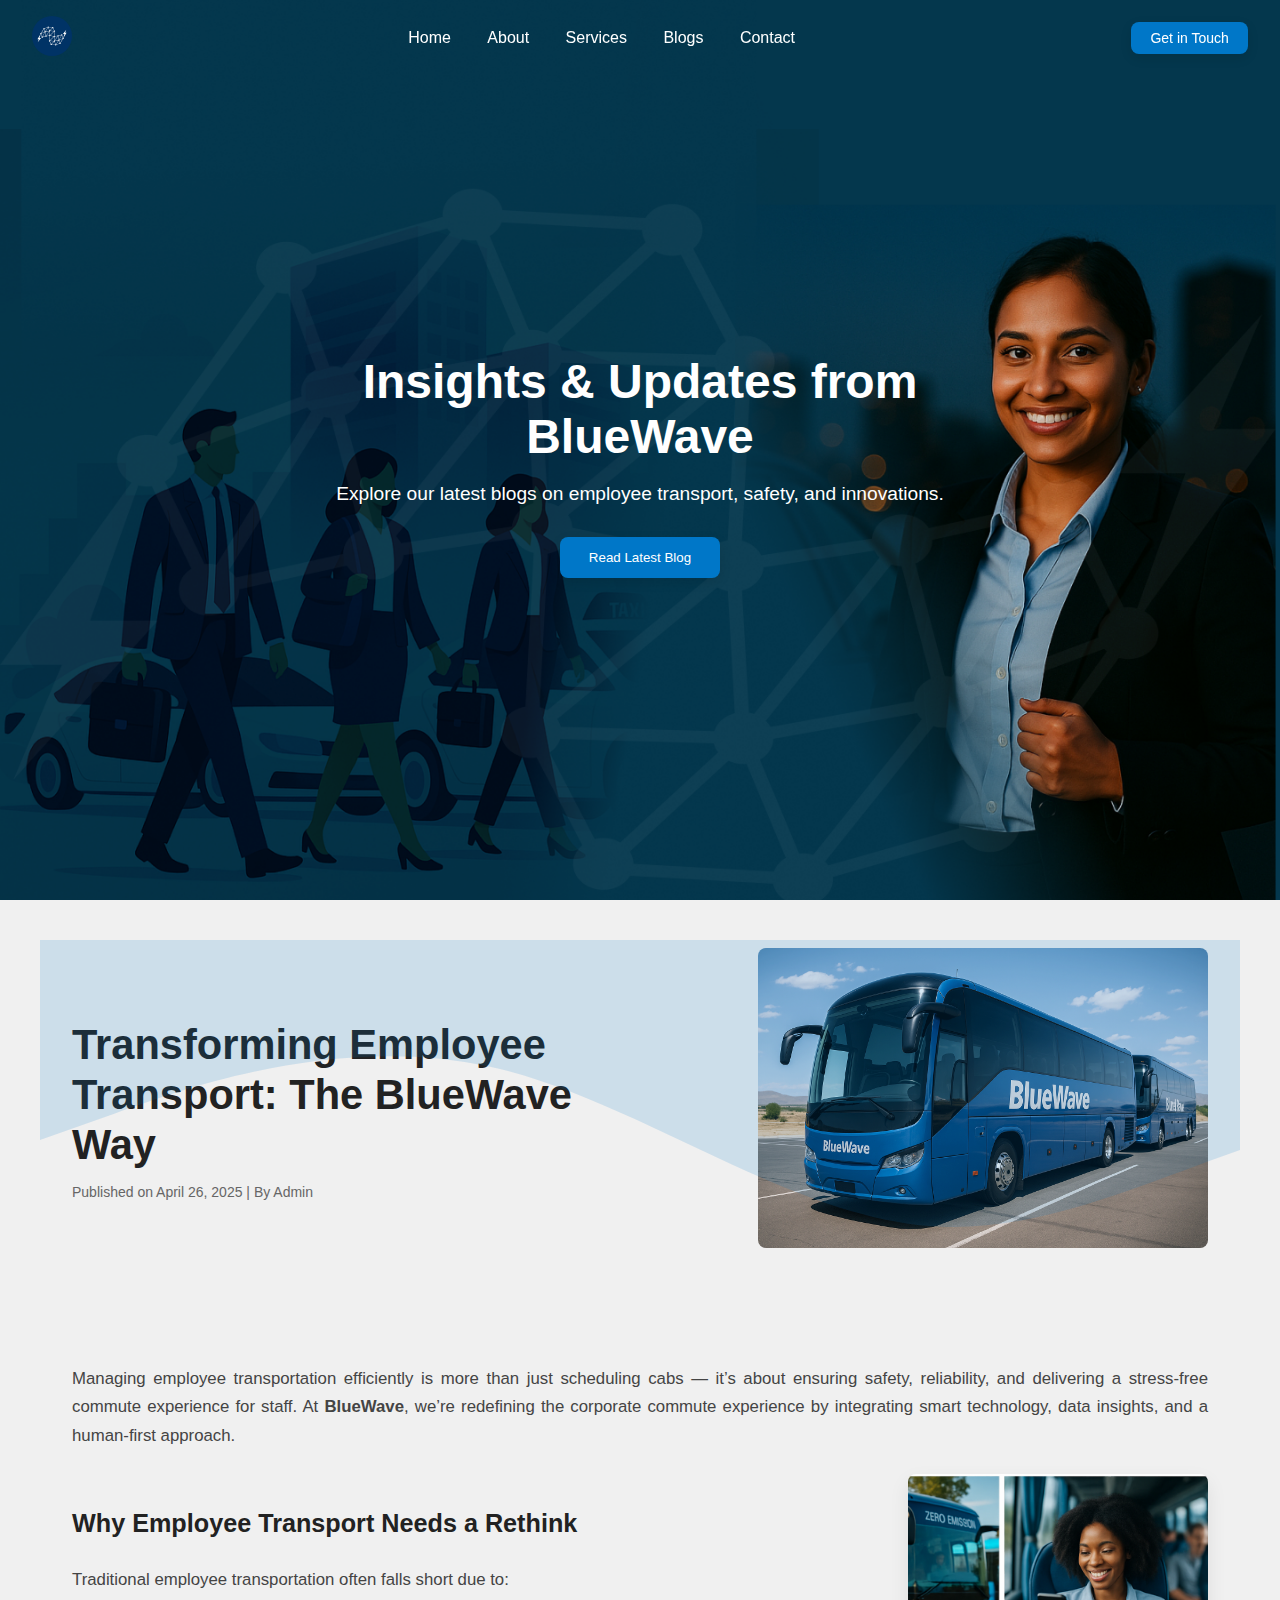
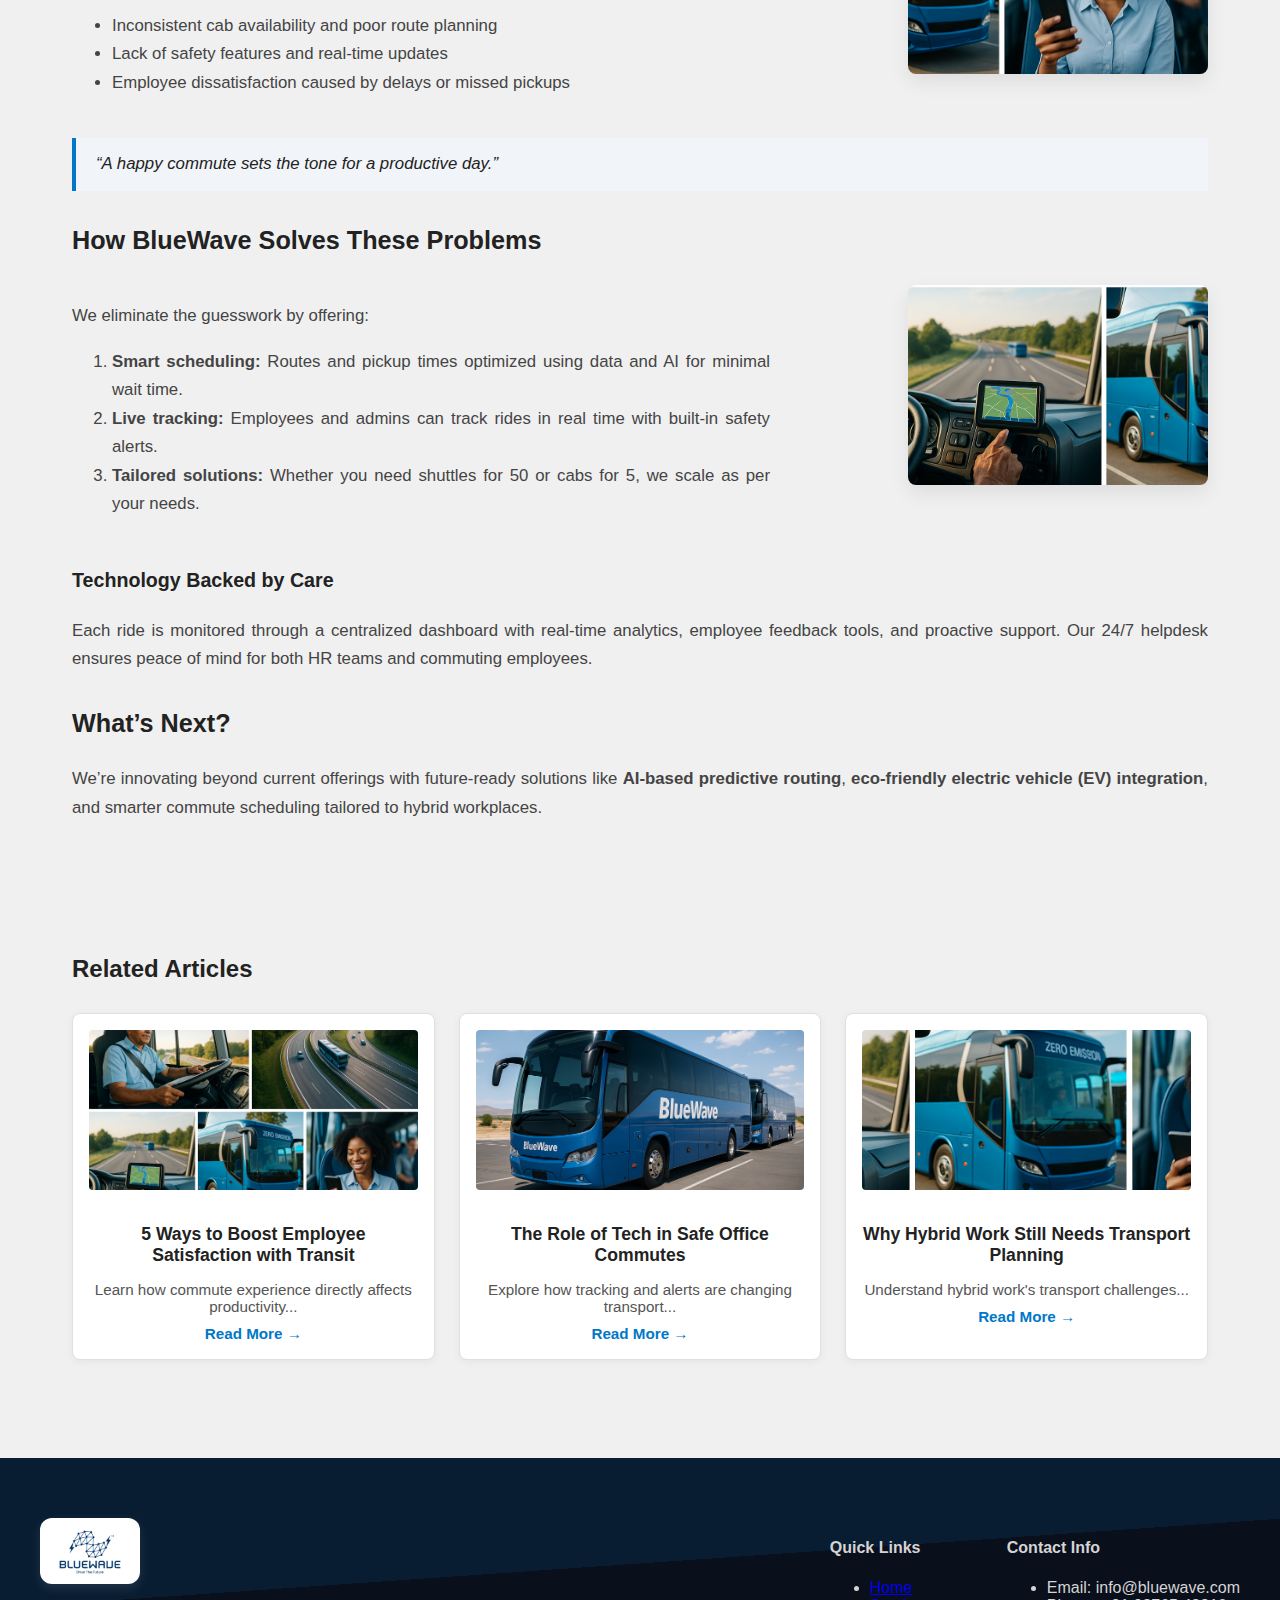
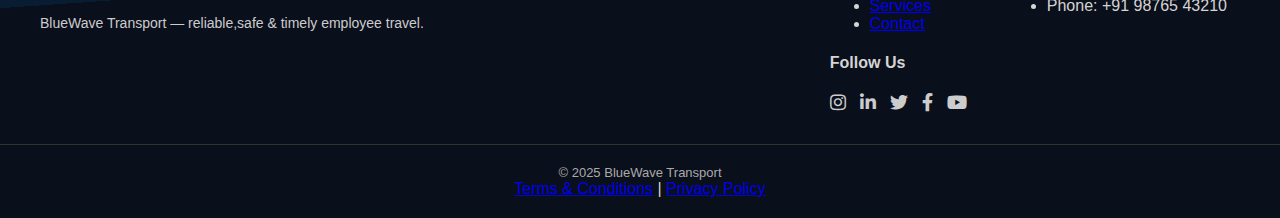
<file: blogdetailpage/blogdetail.html>
<!DOCTYPE html>
<html lang="en">

<head>
    <meta charset="UTF-8" />
    <meta name="viewport" content="width=device-width, initial-scale=1.0" />
    <title>BlueWave Transport Services</title>
    <link rel="stylesheet" href="./../theme.css" />
    <link rel="stylesheet" href="blogdetail.css">
    <link rel="stylesheet" href="https://cdnjs.cloudflare.com/ajax/libs/font-awesome/5.15.4/css/all.min.css" />


    <style>

    </style>
</head>

<body>
    <!-- ✅ HERO SECTION WITH BACKGROUND CAROUSEL -->
   <section class="hero-section" style="background-image: url('./../asests/herobluewave.png'); background-size: cover; background-position: center; height: 100vh; position: relative;">

    <!-- ✅ Navbar remains the same -->
    <header class="navbar">
        <div class="logo"><img src="./../asests/Favicon A.svg" alt="logo" /></div>
        <div class="menu-toggle" id="menu-toggle">
            <span></span><span></span><span></span>
            <div class="dropdown-card" id="dropdownCard">
                <div class="dropdown-links">
                    <a href="./../index.html">Home</a>
                  
                    <a href="./../aboutus/about.html">About</a>
              
                    <a href="./../employservicetransport/ets.html">Services</a>
                 
                    <a href="./../blogpage/blogpage.html">Blogs</a>

                    <a href="./../contactpage/contact.html">Contact</a>
            
                  
                    <button class="btn-primary">Get in Touch</button>
                </div>
            </div>
        </div>

        <nav class="nav-links" id="nav-links">
            <a href="./../index.html">Home</a>
            <a href="./../aboutus/about.html">About</a>
            <a href="./../employservicetransport/ets.html">Services</a>
            <a href="./../blogpage/blogpage.html">Blogs</a>
            <a href="./../contactpage/contact.html">Contact</a>
            
        </nav>

        <div class="cta" id="cta-btn">
            <button class="btn-primary">Get in Touch</button>
        </div>
    </header>

    <!-- ✅ Hero Content for Blog Page -->
    <div class="hero-content" style="text-align: center; color: white; position: absolute; top: 50%; left: 50%; transform: translate(-50%, -50%); z-index: 1;">
        <h1>Insights & Updates from BlueWave</h1>
        <p>Explore our latest blogs on employee transport, safety, and innovations.</p>
        <button class="btn-primary">Read Latest Blog</button>
    </div>

</section>

    <!-- hero section END -->

   <!-- ✅ BLOG HERO SECTION -->
<section class="blog-hero-section relative overflow-hidden">
    <div class="background-shape"></div>
    <div class="container blog-hero-inner">
      <div class="blog-text">
        <h1 class="blog-title">Transforming Employee Transport: The BlueWave Way</h1>
        <p class="blog-meta">Published on April 26, 2025 | By Admin</p>
      </div>
      <div class="blog-image">
        <img src="./../asests/blogimg2.png" alt="Blog Image" class="blog-main-image">
      </div>
    </div>
  </section>
  
  <!-- ✅ BLOG CONTENT SECTION -->
  <section class="blog-content container">
    <p>Managing employee transportation efficiently is more than just scheduling cabs — it’s about ensuring safety,
      reliability, and delivering a stress-free commute experience for staff. At <strong>BlueWave</strong>, we’re redefining the
      corporate commute experience by integrating smart technology, data insights, and a human-first approach.</p>
  
  <!-- ✅ Section with side image -->
<div class="content-with-image">
    <div class="list-content">
      <h2>Why Employee Transport Needs a Rethink</h2>
      <p>Traditional employee transportation often falls short due to:</p>
      <ul>
        <li>Inconsistent cab availability and poor route planning</li>
        <li>Lack of safety features and real-time updates</li>
        <li>Employee dissatisfaction caused by delays or missed pickups</li>
      </ul>
    </div>
    <div class="side-image">
      <img src="./../asests/blogimg5.png" alt="Rethink Transport" />
    </div>
  </div>
  
  
    <blockquote>“A happy commute sets the tone for a productive day.”</blockquote>
  
    <h2>How BlueWave Solves These Problems</h2>
  
    <!-- ✅ List with image beside -->
    <div class="content-with-image">
      <div class="list-content">
        <p>We eliminate the guesswork by offering:</p>
        <ol>
          <li><strong>Smart scheduling:</strong> Routes and pickup times optimized using data and AI for minimal wait time.</li>
          <li><strong>Live tracking:</strong> Employees and admins can track rides in real time with built-in safety alerts.</li>
          <li><strong>Tailored solutions:</strong> Whether you need shuttles for 50 or cabs for 5, we scale as per your needs.</li>
        </ol>
      </div>
      <div class="side-image">
        <img src="./../asests/blogimg4.png" alt="Illustration" />
      </div>
    </div>
  
    <h3>Technology Backed by Care</h3>
    <p>Each ride is monitored through a centralized dashboard with real-time analytics, employee feedback tools, and
      proactive support. Our 24/7 helpdesk ensures peace of mind for both HR teams and commuting employees.</p>
  
    <h2>What’s Next?</h2>
    <p>We’re innovating beyond current offerings with future-ready solutions like <strong>AI-based predictive routing</strong>,
      <strong>eco-friendly electric vehicle (EV) integration</strong>, and smarter commute scheduling tailored to hybrid
      workplaces.</p>
  </section>
  
      <section class="related-articles container">
        <h2>Related Articles</h2>
        <div class="related-articles-grid">
          <div class="article-card">
            <img src="./../asests/blogimg1.png" alt="Related Blog 1">
            <h3>5 Ways to Boost Employee Satisfaction with Transit</h3>
            <p>Learn how commute experience directly affects productivity...</p>
            <a href="#">Read More →</a>
          </div>
          <div class="article-card">
            <img src="./../asests/blogimg2.png" alt="Related Blog 2">
            <h3>The Role of Tech in Safe Office Commutes</h3>
            <p>Explore how tracking and alerts are changing transport...</p>
            <a href="#">Read More →</a>
          </div>
          <div class="article-card">
            <img src="./../asests/blogimg3.png" alt="Related Blog 3">
            <h3>Why Hybrid Work Still Needs Transport Planning</h3>
            <p>Understand hybrid work's transport challenges...</p>
            <a href="#">Read More →</a>
          </div>
        </div>
      </section>
      

    <!-- Comment Section Start -->
    <!-- <section class="comment-section">
        <div class="comment-container">
            <h2 class="comment-heading">Leave a Comment</h2>
            <p class="comment-subtext">Your email address will not be published. Required fields are marked *</p>

            <form class="comment-form">
                <div class="left-inputs">
                    <input type="text" placeholder="Enter Your Name*" required>
                    <input type="email" placeholder="Email Address*" required>
                    <input type="text" placeholder="Website">
                </div>
                <div class="right-textarea">
                    <textarea placeholder="Your Comment*" required></textarea>
                </div>
            </form>

            <div class="form-check">
                <input type="checkbox" id="save-info">
                <label for="save-info">Save my name, email, and website for next time.</label>
            </div>

            <button type="submit" class="btn-submit">Submit</button>
        </div>
    </section> -->
    <!-- Comment Section End -->


    <footer class="footer-section">
        <div class="zigzag-bg">
            <div class="footer-content footer-container">
                <!-- Left: Logo on diagonal -->
                <div class="footer-logo">
                    <img src="./../asests/Logo B 3.png" alt="BlueWave Logo" class="footer-logo-img" />
                    <p class="footer-tagline">BlueWave Transport — reliable,safe & timely employee travel.</p>
                </div>

                <!-- Center: Quick Links and Follow Us -->
                <div class="footer-center">
                    <div class="footer-column">
                        <h4>Quick Links</h4>
                        <ul>
                            <li><a href="/">Home</a></li>
                            <li><a href="/services">Services</a></li>
                            <li><a href="/contact">Contact</a></li>
                            <!-- <li><a href="/terms.html">Terms</a></li>
                            <li><a href="/privacy.html">Privacy</a></li> -->
                        </ul>
                    </div>
                    <div class="footer-column">
                        <h4>Follow Us</h4>
                        <div class="social-icons">
                            <a href="#"><i class="fab fa-instagram"></i></a>
                            <a href="#"><i class="fab fa-linkedin-in"></i></a>
                            <a href="#"><i class="fab fa-twitter"></i></a>
                            <a href="#"><i class="fab fa-facebook-f"></i></a> <!-- Facebook -->
                            <a href="#"><i class="fab fa-youtube"></i></a> <!-- YouTube -->
                        </div>
                    </div>

                </div>

                <!-- Right: Contact Info -->
                <div class="footer-contact">
                    <h4>Contact Info</h4>
                    <ul>
                        <li>Email: info@bluewave.com</li>
                        <li>Phone: +91 98765 43210</li>
                    </ul>
                </div>
            </div>
        </div>

       <div class="footer-bottom">
  <div class="footer-bottom-content">
    <p class="footer-copy">© 2025 BlueWave Transport</p>

    <div class="footer-bottom-links">
      <a href="./../t&c-privacy/t&c.html">Terms & Conditions</a>
      <span>|</span>
      <a href="./../t&c-privacy/privacy.html">Privacy Policy</a>
    </div>
  </div>
</div>

    </footer>

    <script src="./blogdetail.js"></script>
</body>



<!-- <div class="footer-animation-container"></div>
            <div class="footer-bg"></div>
            <div class="moving-car">
                <img src="./asests/Corporate Ride on a Smooth Journey.png" class="cab-animation" />
            </div> -->
</file>
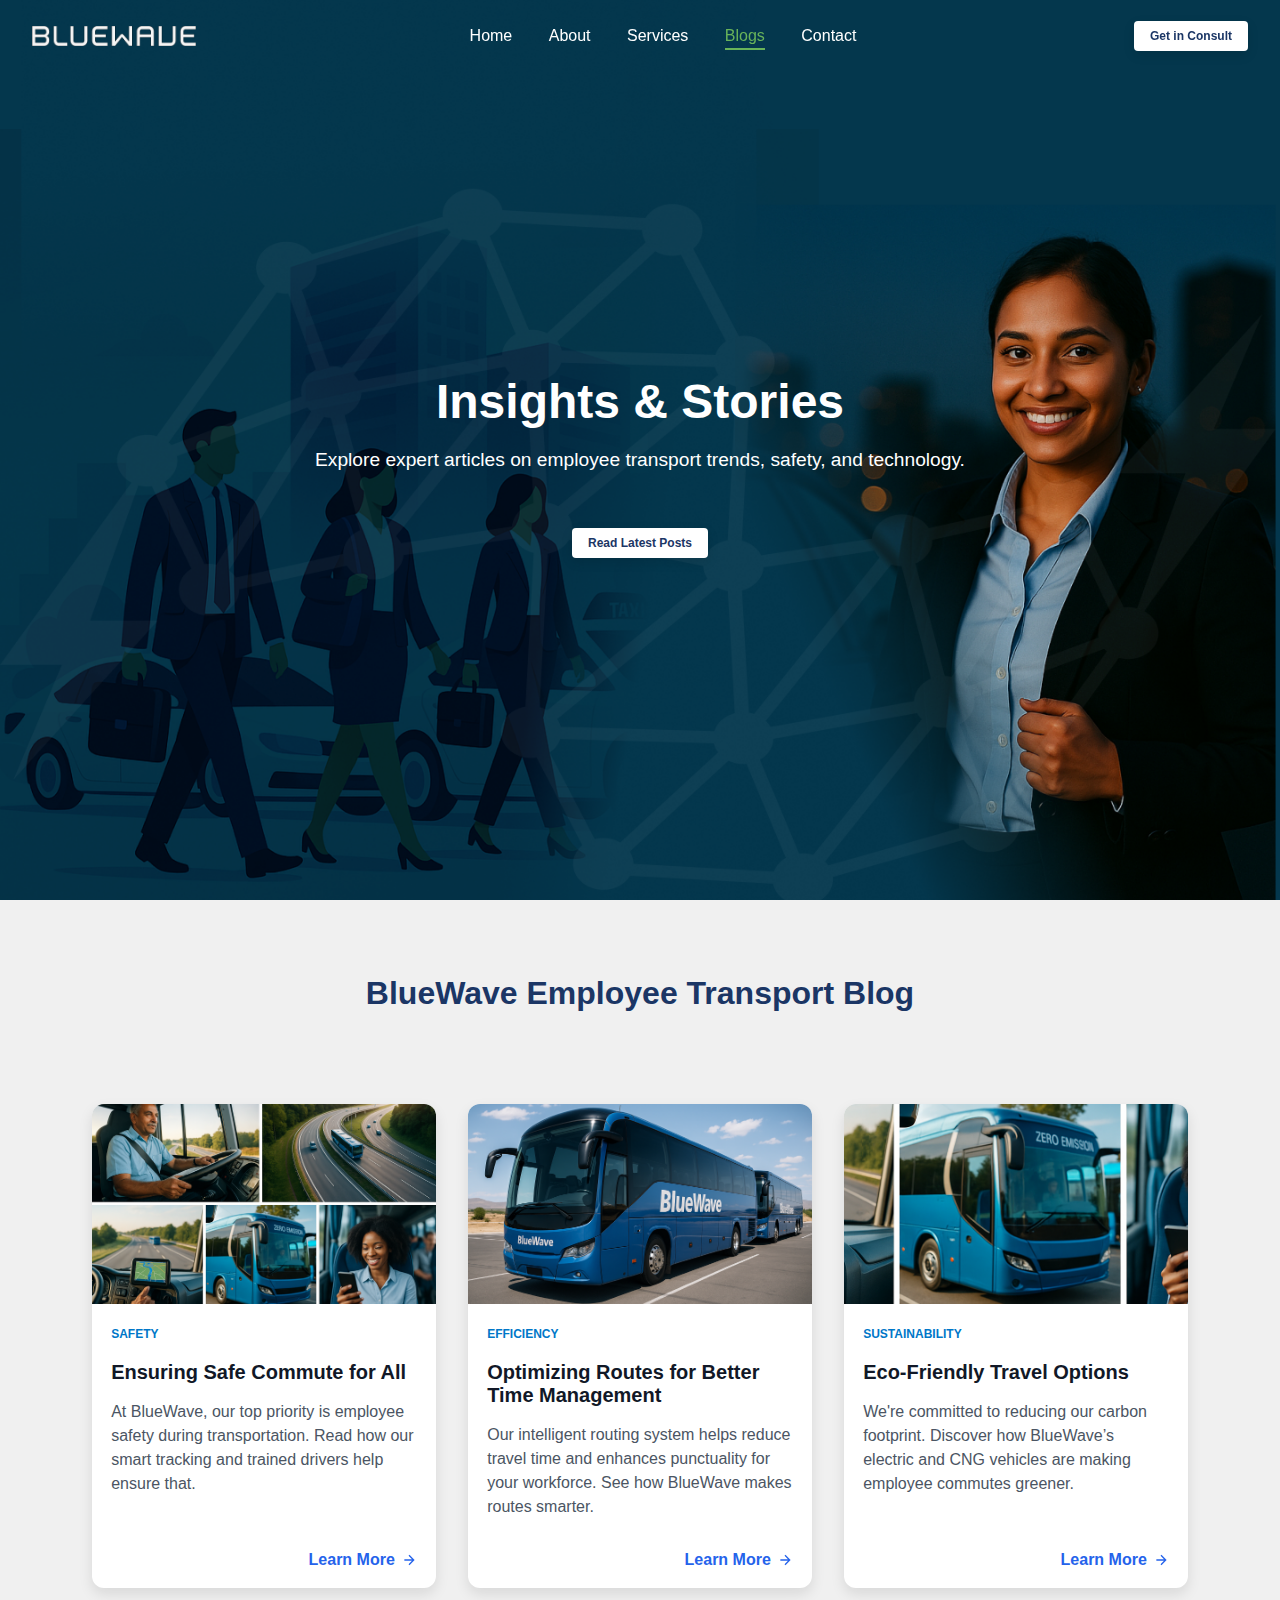
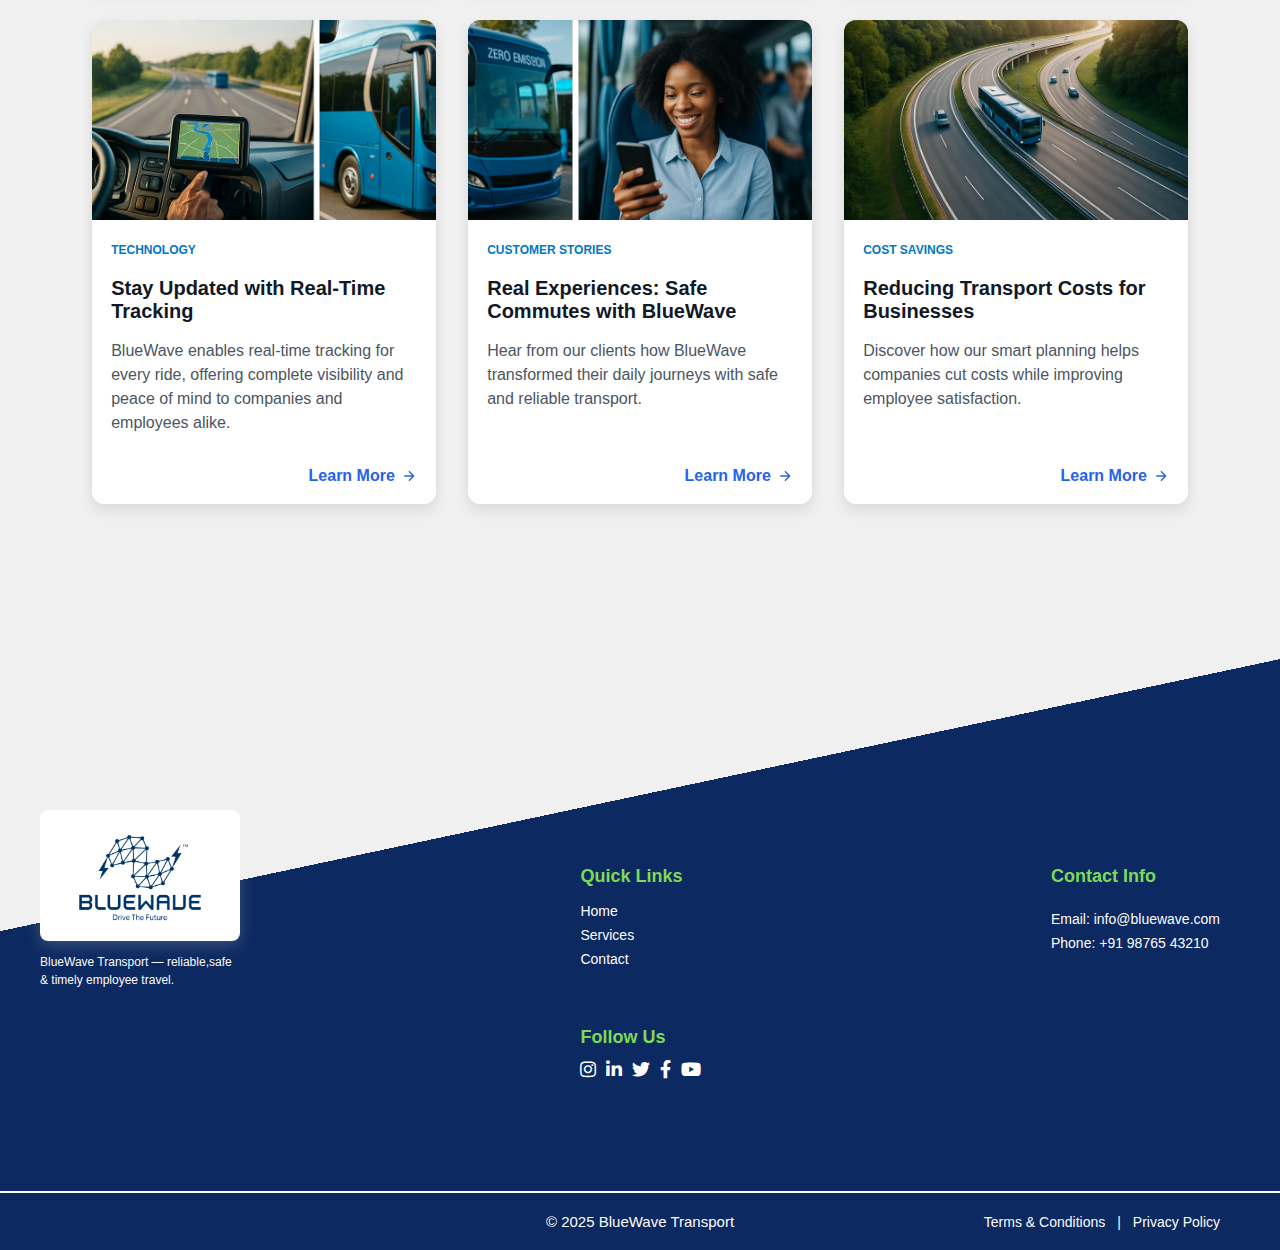
<file: blogpage/blogpage.html>
<!DOCTYPE html>
<html lang="en">

<head>
    <meta charset="UTF-8" />
    <meta name="viewport" content="width=device-width, initial-scale=1.0" />
    <title>BlueWave Transport Services</title>
    <link rel="stylesheet" href="./../theme.css" />
    <link rel="stylesheet" href="blogpage.css">
    <link rel="stylesheet" href="https://cdnjs.cloudflare.com/ajax/libs/font-awesome/5.15.4/css/all.min.css" />
    <link href="https://unpkg.com/boxicons@2.1.4/css/boxicons.min.css" rel="stylesheet">



    <style>

    </style>
</head>

<body>
    <!-- ✅ HERO SECTION WITH BACKGROUND CAROUSEL -->
    <section class="hero-section">


        <!-- ✅ Your Overlay and Content -->
        <header class="navbar">
            <div class="logo-container">
                <img src="./../asests/logo-name.png" class="logo full-logo" />
                <img src="./../asests/Favicon C.svg" class="logo small-logo" />
            </div>

            <!-- ✅ Toggle button for mobile -->
            <button id="menu-toggle" class="menu-toggle">☰</button>

            <!-- ✅ Dropdown for mobile view -->
            <div class="dropdown-card" id="dropdownCard">
                <div class="dropdown-links">
                    <a href="./../index.html">Home</a>

                    <a href="./../aboutus/about.html">About</a>

                    <a href="./../employservicetransport/ets.html">Services</a>

                    <a href="#">Blogs</a>

                    <a href="./../contactpage/contact.html">Contact</a>

                   

                   <a href="./../consultPage/consult.html"> <button class="btn-primary">Get in Consult</button></a>
                </div>
            </div>

            <!-- ✅ Normal navbar links for desktop -->
            <nav class="nav-links" id="nav-links">
                <a href="./../index.html" >Home</a>
                <a href="./../aboutus/about.html">About</a>
                <a href="./../employservicetransport/ets.html">Services</a>
                <a href="#" class="active">Blogs</a>
                <a href="./../contactpage/contact.html">Contact</a>
              
            </nav>

            <!-- ✅ CTA for desktop -->
           <a href="./../consultPage/consult.html">
             <div class="cta" id="cta-btn">
                <button class="btn-primary">Get in Consult</button>
            </div>
           </a>
        </header>

   <div class="slider-wrapper" style="overflow: hidden; position: relative; height: 100vh;">
  <div class="slides" style="display: flex; width: max-content;">

    <!-- Slide 1 -->
    <div class="slide" style="min-width: 100vw; background-image: url('./../asests/herobluewave.png');">
      <div class="hero-content">
        <h1>Insights & Stories</h1>
        <p>Explore expert articles on employee transport trends, safety, and technology.</p>
        <button class="btn-primary">Read Latest Posts</button>
      </div>
    </div>

    <!-- Slide 2 -->
    <div class="slide" style="min-width: 100vw; background-image: url('./../asests/heroimage-trp.png');">
      <div class="hero-content">
        <h1>Behind The Wheel</h1>
        <p>Discover how our team delivers reliable and sustainable transportation every day.</p>
        <button class="btn-primary">Explore Stories</button>
      </div>
    </div>

    <!-- Slide 3 -->
    <div class="slide" style="min-width: 100vw; background-image: url('./../asests/heroimage3.png');">
      <div class="hero-content">
        <h1>Stay Updated</h1>
        <p>Get the latest news, tips, and updates about corporate commuting solutions.</p>
        <button class="btn-primary">Subscribe Now</button>
      </div>
    </div>

  </div>
</div>



        <!-- Moved inside slider-wrapper -->
        <!-- <div class="nav-btn prev" onclick="showSlide(currentSlide - 1)"><i class="fas fa-chevron-left"></i>
            </div>
            <div class="nav-btn next" onclick="showSlide(currentSlide + 1)"><i class="fas fa-chevron-right"></i>
            </div> -->

        <!-- <div class="dots">
                <div class="dot" onclick="showSlide(0)"></div>
                <div class="dot" onclick="showSlide(1)"></div>
                <div class="dot" onclick="showSlide(2)"></div>
            </div> -->
        <!-- </div> -->


    </section>



    <!-- hero section END -->

    <section class="blog-section">
  <h2>BlueWave Employee Transport Blog</h2>
  <div class="container">
    <div class="card-wrapper">
      <!-- Card 1 -->
      <div class="card">
        <a href="./../blogdetailpage/blogdetail.html" class="card-link">
          <img src="./../asests/blogimg1.png" alt="blog" />
          <div class="card-body">
            <div class="category">Safety</div>
            <h3 class="title">Ensuring Safe Commute for All</h3>
            <p class="desc">
              At BlueWave, our top priority is employee safety during transportation. Read how our smart tracking and trained drivers help ensure that.
            </p>
            <div class="card-footer">
              <a href="./../blogdetailpage/blogdetail.html" class="learn-more">Learn More
                <svg xmlns="http://www.w3.org/2000/svg" width="16" height="16" stroke="currentColor" fill="none" stroke-width="2" viewBox="0 0 24 24">
                  <path d="M5 12h14M12 5l7 7-7 7" />
                </svg>
              </a>
            </div>
          </div>
        </a>
      </div>

      <!-- Card 2 -->
      <div class="card">
        <a href="./../blogdetailpage/blogdetail.html" class="card-link">
          <img src="./../asests/blogimg2.png" alt="blog" />
          <div class="card-body">
            <div class="category">Efficiency</div>
            <h3 class="title">Optimizing Routes for Better Time Management</h3>
            <p class="desc">
              Our intelligent routing system helps reduce travel time and enhances punctuality for your workforce. See how BlueWave makes routes smarter.
            </p>
            <div class="card-footer">
              <a href="./../blogdetailpage/blogdetail.html" class="learn-more">Learn More
                <svg xmlns="http://www.w3.org/2000/svg" width="16" height="16" stroke="currentColor" fill="none" stroke-width="2" viewBox="0 0 24 24">
                  <path d="M5 12h14M12 5l7 7-7 7" />
                </svg>
              </a>
            </div>
          </div>
        </a>
      </div>

      <!-- Card 3 -->
      <div class="card">
        <a href="./../blogdetailpage/blogdetail.html" class="card-link">
          <img src="./../asests/blogimg3.png" alt="blog" />
          <div class="card-body">
            <div class="category">Sustainability</div>
            <h3 class="title">Eco-Friendly Travel Options</h3>
            <p class="desc">
              We're committed to reducing our carbon footprint. Discover how BlueWave’s electric and CNG vehicles are making employee commutes greener.
            </p>
            <div class="card-footer">
              <a href="./../blogdetailpage/blogdetail.html" class="learn-more">Learn More
                <svg xmlns="http://www.w3.org/2000/svg" width="16" height="16" stroke="currentColor" fill="none" stroke-width="2" viewBox="0 0 24 24">
                  <path d="M5 12h14M12 5l7 7-7 7" />
                </svg>
              </a>
            </div>
          </div>
        </a>
      </div>

      <!-- Card 4 -->
      <div class="card">
        <a href="./../blogdetailpage/blogdetail.html" class="card-link">
          <img src="./../asests/blogimg4.png" alt="blog" />
          <div class="card-body">
            <div class="category">Technology</div>
            <h3 class="title">Stay Updated with Real-Time Tracking</h3>
            <p class="desc">
              BlueWave enables real-time tracking for every ride, offering complete visibility and peace of mind to companies and employees alike.
            </p>
            <div class="card-footer">
              <a href="./../blogdetailpage/blogdetail.html" class="learn-more">Learn More
                <svg xmlns="http://www.w3.org/2000/svg" width="16" height="16" stroke="currentColor" fill="none" stroke-width="2" viewBox="0 0 24 24">
                  <path d="M5 12h14M12 5l7 7-7 7" />
                </svg>
              </a>
            </div>
          </div>
        </a>
      </div>

      <!-- Card 5 (Updated) -->
      <div class="card">
        <a href="./../blogdetailpage/blogdetail.html" class="card-link">
          <img src="./../asests/blogimg5.png" alt="blog" />
          <div class="card-body">
            <div class="category">Customer Stories</div>
            <h3 class="title">Real Experiences: Safe Commutes with BlueWave</h3>
            <p class="desc">
              Hear from our clients how BlueWave transformed their daily journeys with safe and reliable transport.
            </p>
            <div class="card-footer">
              <a href="./../blogdetailpage/blogdetail.html" class="learn-more">Learn More
                <svg xmlns="http://www.w3.org/2000/svg" width="16" height="16" stroke="currentColor" fill="none" stroke-width="2" viewBox="0 0 24 24">
                  <path d="M5 12h14M12 5l7 7-7 7" />
                </svg>
              </a>
            </div>
          </div>
        </a>
      </div>

      <!-- Card 6 (Updated) -->
      <div class="card">
        <a href="./../blogdetailpage/blogdetail.html" class="card-link">
          <img src="./../asests/blogimg6.png" alt="blog" />
          <div class="card-body">
            <div class="category">Cost Savings</div>
            <h3 class="title">Reducing Transport Costs for Businesses</h3>
            <p class="desc">
              Discover how our smart planning helps companies cut costs while improving employee satisfaction.
            </p>
            <div class="card-footer">
              <a href="./../blogdetailpage/blogdetail.html" class="learn-more">Learn More
                <svg xmlns="http://www.w3.org/2000/svg" width="16" height="16" stroke="currentColor" fill="none" stroke-width="2" viewBox="0 0 24 24">
                  <path d="M5 12h14M12 5l7 7-7 7" />
                </svg>
              </a>
            </div>
          </div>
        </a>
      </div>
    </div>
  </div>
</section>

    <!-- footer section -->

    <footer class="footer-section">
        <div class="zigzag-bg">
            <div class="footer-content footer-container">
                <!-- Left: Logo on diagonal -->
                <div class="footer-logo">
                    <img src="./../asests/Logo B 3.png" alt="BlueWave Logo" class="footer-logo-img" />
                    <p class="footer-tagline">BlueWave Transport — reliable,safe & timely employee travel.</p>
                </div>

                <!-- Center: Quick Links and Follow Us -->
                <div class="footer-center">
                    <div class="footer-column">
                        <h4>Quick Links</h4>
                        <ul>
                            <li><a href="/">Home</a></li>
                            <li><a href="/services">Services</a></li>
                            <li><a href="/contact">Contact</a></li>
                            <!-- <li><a href="/terms.html">Terms</a></li>
                            <li><a href="/privacy.html">Privacy</a></li> -->
                        </ul>
                    </div>
                    <div class="footer-column">
                        <h4>Follow Us</h4>
                        <div class="social-icons">
                            <a href="#"><i class="fab fa-instagram"></i></a>
                            <a href="#"><i class="fab fa-linkedin-in"></i></a>
                            <a href="#"><i class="fab fa-twitter"></i></a>
                            <a href="#"><i class="fab fa-facebook-f"></i></a> <!-- Facebook -->
                            <a href="#"><i class="fab fa-youtube"></i></a> <!-- YouTube -->
                        </div>
                    </div>

                </div>

                <!-- Right: Contact Info -->
                <div class="footer-contact">
                    <h4>Contact Info</h4>
                    <ul>
                        <li>Email: info@bluewave.com</li>
                        <li>Phone: +91 98765 43210</li>
                    </ul>
                </div>
            </div>
        </div>

       <div class="footer-bottom">
  <div class="footer-bottom-content">
    <p class="footer-copy">© 2025 BlueWave Transport</p>

    <div class="footer-bottom-links">
      <a href="./../t&c-privacy/t&c.html">Terms & Conditions</a>
      <span>|</span>
      <a href="./../t&c-privacy/privacy.html">Privacy Policy</a>
    </div>
  </div>
</div>

    </footer>

    <script src="./blogpage.js"></script>
</body>



<!-- <div class="footer-animation-container"></div>
            <div class="footer-bg"></div>
            <div class="moving-car">
                <img src="./asests/Corporate Ride on a Smooth Journey.png" class="cab-animation" />
            </div> -->
</file>
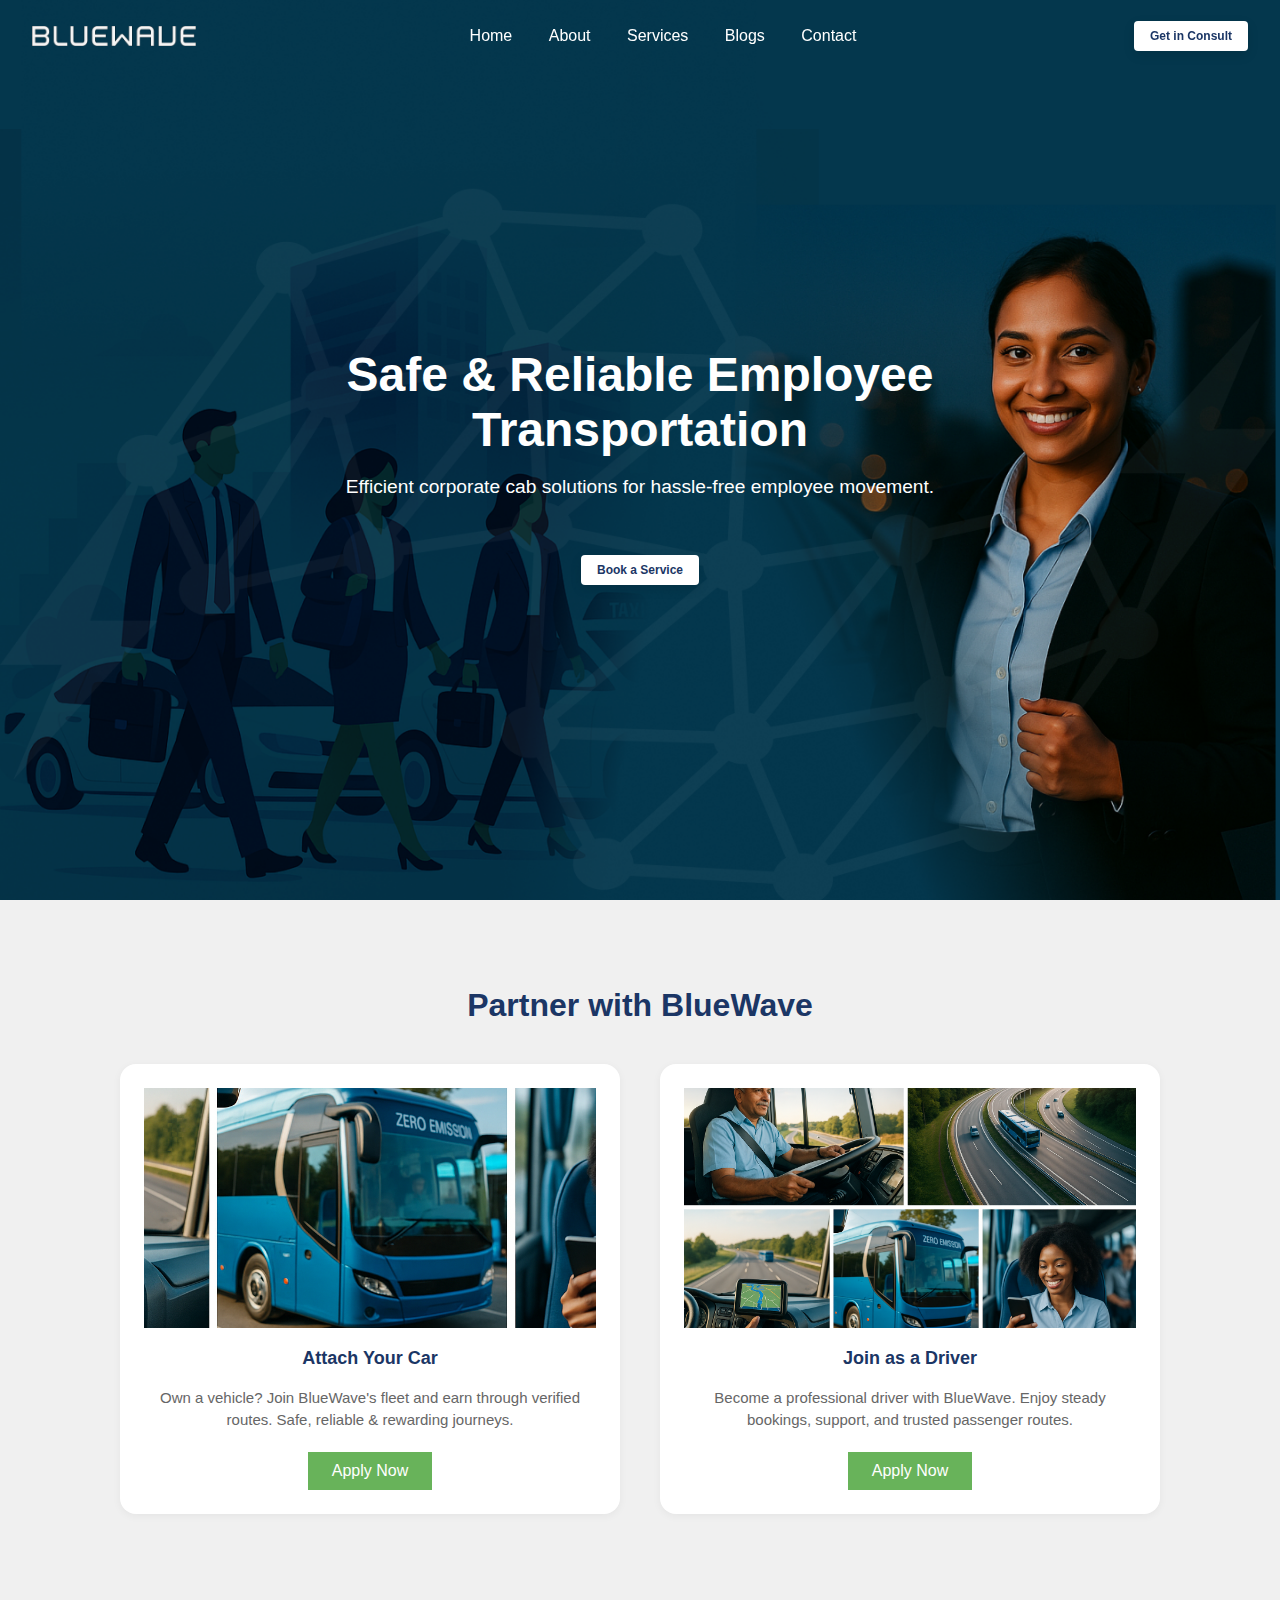
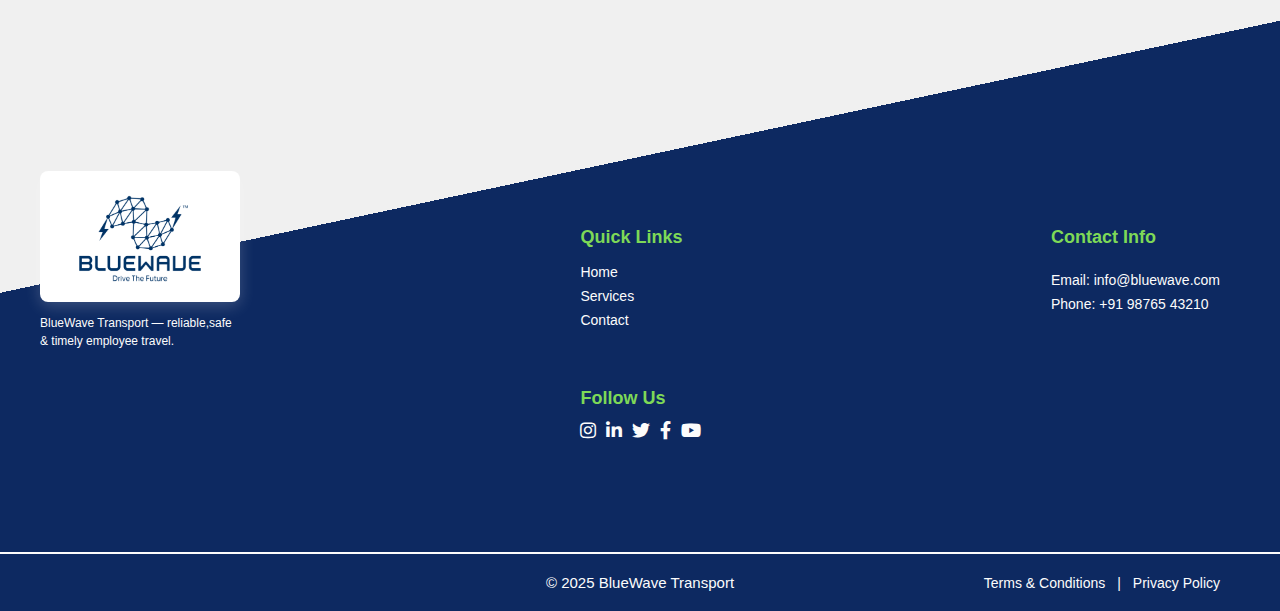
<file: consultPage/consult.html>
<!DOCTYPE html>
<html lang="en">

<head>
    <meta charset="UTF-8" />
    <meta name="viewport" content="width=device-width, initial-scale=1.0" />
    <title>BlueWave Transport Services</title>
    <link rel="stylesheet" href="./../theme.css" />
    <link rel="stylesheet" href="consult.css">
    <link rel="stylesheet" href="https://cdnjs.cloudflare.com/ajax/libs/font-awesome/5.15.4/css/all.min.css" />
    <link href="https://unpkg.com/boxicons@2.1.4/css/boxicons.min.css" rel="stylesheet">



    <style>

    </style>
</head>

<body>
    <!-- ✅ HERO SECTION WITH BACKGROUND CAROUSEL -->
    <section class="hero-section">


        <!-- ✅ Your Overlay and Content -->
        <header class="navbar">
            <div class="logo-container">
                <img src="./../asests/logo-name.png" class="logo full-logo" />
                <img src="./../asests/Favicon C.svg" class="logo small-logo" />
            </div>

            <!-- ✅ Toggle button for mobile -->
            <button id="menu-toggle" class="menu-toggle">☰</button>

            <!-- ✅ Dropdown for mobile view -->
            <div class="dropdown-card" id="dropdownCard">
                <div class="dropdown-links">
                    <a href="./../index.html">Home</a>

                    <a href="./../aboutus/about.html">About</a>

                    <a href="./../employservicetransport/ets.html">Services</a>

                    <a href="./../blogpage/blogpage.html">Blogs</a>

                    <a href="./../contactpage/contact.html">Contact</a>


                    <a href="./../consultPage/consult.html">
                        <div class="cta" id="cta-btn">
                   <a href="./../consultPage/consult.html"> <button class="btn-primary">Get in Consult</button></a>
                        </div>
                    </a>
                </div>
            </div>

            <!-- ✅ Normal navbar links for desktop -->
            <nav class="nav-links" id="nav-links">
                <a href="./../index.html">Home</a>
                <a href="./../aboutus/about.html">About</a>
                <a href="./../employservicetransport/ets.html">Services</a>
                <a href="./../blogpage/blogpage.html">Blogs</a>
                <a href="./../contactpage/contact.html">Contact</a>

            </nav>

            <!-- ✅ CTA for desktop -->
            <a href="./../consultPage/consult.html">
             <div class="cta" id="cta-btn">
                <button class="btn-primary">Get in Consult</button>
            </div>
           </a>
        </header>

        <div class="slider-wrapper" style="overflow: hidden; position: relative; height: 100vh;">
            <div class="slides" style="display: flex; width: max-content;">
                <div class="slide" style="min-width: 100vw; background-image: url('./../asests/herobluewave.png');">
                    <div class="hero-content">
                        <h1>Safe & Reliable Employee Transportation</h1>
                        <p>Efficient corporate cab solutions for hassle-free employee movement.</p>
                        <button class="btn-primary">Book a Service</button>
                    </div>
                </div>
                <div class="slide" style="min-width: 100vw; background-image: url('./../asests/heroimage-trp.png');">
                    <div class="hero-content">
                        <h1>Corporate Shuttle Made Easy</h1>
                        <p>Seamless daily rides from home to office with comfort and punctuality.</p>
                        <button class="btn-primary">View Shuttle Plans</button>
                    </div>
                </div>
                <div class="slide" style="min-width: 100vw; background-image: url('./../asests/heroimage3.png');">
                    <div class="hero-content">
                        <h1>Track Your Ride in Real Time</h1>
                        <p>Stay updated with GPS-enabled vehicles and live status updates.</p>
                        <button class="btn-primary">Track Now</button>
                    </div>
                </div>
            </div>
        </div>


        <!-- Moved inside slider-wrapper -->
        <!-- <div class="nav-btn prev" onclick="showSlide(currentSlide - 1)"><i class="fas fa-chevron-left"></i>
            </div>
            <div class="nav-btn next" onclick="showSlide(currentSlide + 1)"><i class="fas fa-chevron-right"></i>
            </div> -->

        <!-- <div class="dots">
                <div class="dot" onclick="showSlide(0)"></div>
                <div class="dot" onclick="showSlide(1)"></div>
                <div class="dot" onclick="showSlide(2)"></div>
            </div> -->
        <!-- </div> -->


    </section>



    <!-- hero section END -->


   <section class="consult-section">
  <h2 class="section-title">Partner with BlueWave</h2>

  <div class="consult-cards">
    <!-- Attach Your Car Card -->
    <div class="consult-card">
      <div class="card-image">
        <img src="./../asests/blogimg3.png" alt="Attach Car" />
      </div>
      <h3>Attach Your Car</h3>
      <p>
        Own a vehicle? Join BlueWave's fleet and earn through verified routes.
        Safe, reliable & rewarding journeys.
      </p>
      <button class="btn btn-blue" onclick="openModal('attach')">Apply Now</button>
    </div>

    <!-- Join as Driver Card -->
    <div class="consult-card">
      <div class="card-image">
        <img src="./../asests/blogimg1.png" alt="Join as Driver" />
      </div>
      <h3>Join as a Driver</h3>
      <p>
        Become a professional driver with BlueWave. Enjoy steady bookings, support,
        and trusted passenger routes.
      </p>
      <button class="btn btn-blue" onclick="openModal('driver')">Apply Now</button>
    </div>
  </div>

  <!-- Attach Car Modal -->
  <div id="modal-attach" class="modal">
    <div class="modal-box">
      <span class="modal-close" onclick="closeModal('attach')">&times;</span>
      <h3>Attach Your Car</h3>
      <form>
        <input type="text" placeholder="Full Name" required />
        <input type="tel" placeholder="Contact Number" required />
        <input type="text" placeholder="Car Model" required />
        <input type="text" placeholder="Car Registration Number" required />

        <select required>
          <option disabled selected>Choose City</option>
          <option>Patna</option>
          <option>Gaya</option>
          <option>Muzaffarpur</option>
        </select>

        <!-- Upload Section -->
        <div class="modal-grid">
          <div>
            <label for="aadhaar">Upload Aadhaar Card Image:</label>
            <input type="file" id="aadhaar" accept="image/*" required />
          </div>
          <div>
            <label for="license">Upload Driving License Image:</label>
            <input type="file" id="license" accept="image/*" required />
          </div>
          <div class="field-full">
            <label for="carImg">Upload Car Image:</label>
            <input type="file" id="carImg" accept="image/*" required />
          </div>
        </div>

        <label for="info">Additional Information (optional):</label>
        <textarea id="info" placeholder="Additional Information"></textarea>

        <button type="submit" class="btn btn-blue">Submit</button>
      </form>
    </div>
  </div>

  <!-- Join as Driver Modal -->
  <div id="modal-driver" class="modal">
    <div class="modal-box">
      <span class="modal-close" onclick="closeModal('driver')">&times;</span>
      <h3>Join as a Driver</h3>
      <form>
        <input type="text" placeholder="Full Name" required />
        <input type="tel" placeholder="Mobile Number" required />
        <input type="text" placeholder="Driving License Number" required />

        <select required>
          <option disabled selected>Experience (in Years)</option>
          <option>1</option>
          <option>2</option>
          <option>3</option>
          <option>4+</option>
        </select>

        <select required>
          <option disabled selected>Choose City</option>
          <option>Patna</option>
          <option>Gaya</option>
          <option>Muzaffarpur</option>
        </select>

        <!-- Upload Section -->
        <div class="modal-grid">
          <div>
            <label for="aadhaar2">Upload Aadhaar Card Image:</label>
            <input type="file" id="aadhaar2" accept="image/*" required />
          </div>
          <div>
            <label for="pan">Upload PAN Card Image:</label>
            <input type="file" id="pan" accept="image/*" required />
          </div>
          <div class="field-full">
            <label for="license2">Upload License Image:</label>
            <input type="file" id="license2" accept="image/*" required />
          </div>
        </div>

        <label for="reason">Why do you want to join BlueWave?</label>
        <textarea id="reason" placeholder="Share your reason"></textarea>

        <button type="submit" class="btn btn-blue">Submit</button>
      </form>
    </div>
  </div>
</section>



    <footer class="footer-section">
        <div class="zigzag-bg">
            <div class="footer-content footer-container">
                <!-- Left: Logo on diagonal -->
                <div class="footer-logo">
                    <img src="./../asests/Logo B 3.png" alt="BlueWave Logo" class="footer-logo-img" />
                    <p class="footer-tagline">BlueWave Transport — reliable,safe & timely employee travel.</p>
                </div>

                <!-- Center: Quick Links and Follow Us -->
                <div class="footer-center">
                    <div class="footer-column">
                        <h4>Quick Links</h4>
                        <ul>
                            <li><a href="/">Home</a></li>
                            <li><a href="/services">Services</a></li>
                            <li><a href="/contact">Contact</a></li>
                            <!-- <li><a href="/terms.html">Terms</a></li>
                            <li><a href="/privacy.html">Privacy</a></li> -->
                        </ul>
                    </div>
                    <div class="footer-column">
                        <h4>Follow Us</h4>
                        <div class="social-icons">
                            <a href="#"><i class="fab fa-instagram"></i></a>
                            <a href="#"><i class="fab fa-linkedin-in"></i></a>
                            <a href="#"><i class="fab fa-twitter"></i></a>
                            <a href="#"><i class="fab fa-facebook-f"></i></a> <!-- Facebook -->
                            <a href="#"><i class="fab fa-youtube"></i></a> <!-- YouTube -->
                        </div>
                    </div>

                </div>

                <!-- Right: Contact Info -->
                <div class="footer-contact">
                    <h4>Contact Info</h4>
                    <ul>
                        <li>Email: info@bluewave.com</li>
                        <li>Phone: +91 98765 43210</li>
                    </ul>
                </div>
            </div>
        </div>

        <div class="footer-bottom">
            <div class="footer-bottom-content">
                <p class="footer-copy">© 2025 BlueWave Transport</p>

                <div class="footer-bottom-links">
                    <a href="./../t&c-privacy/t&c.html">Terms & Conditions</a>
                    <span>|</span>
                    <a href="./../t&c-privacy/privacy.html">Privacy Policy</a>
                </div>
            </div>
        </div>

    </footer>

    <script src="./consult.js"></script>
</body>



<!-- <div class="footer-animation-container"></div>
            <div class="footer-bg"></div>
            <div class="moving-car">
                <img src="./asests/Corporate Ride on a Smooth Journey.png" class="cab-animation" />
            </div> -->
</file>
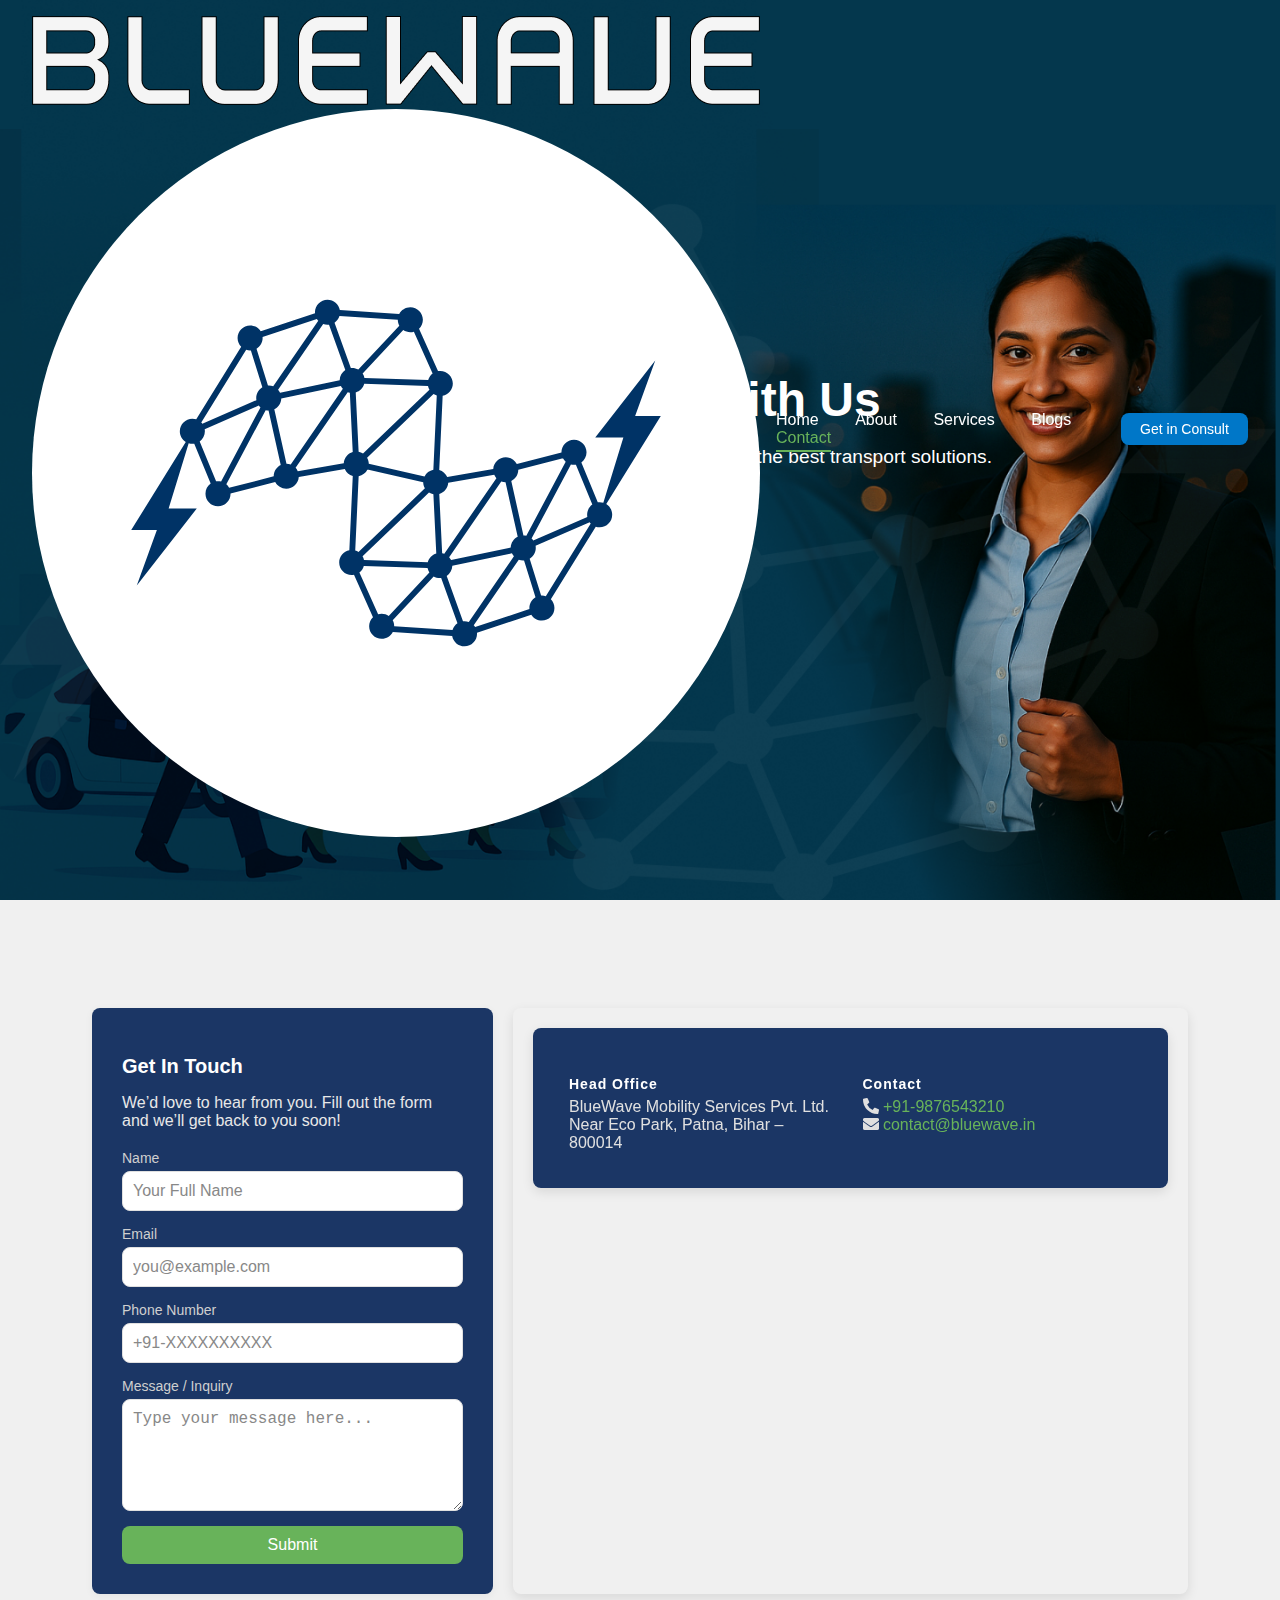
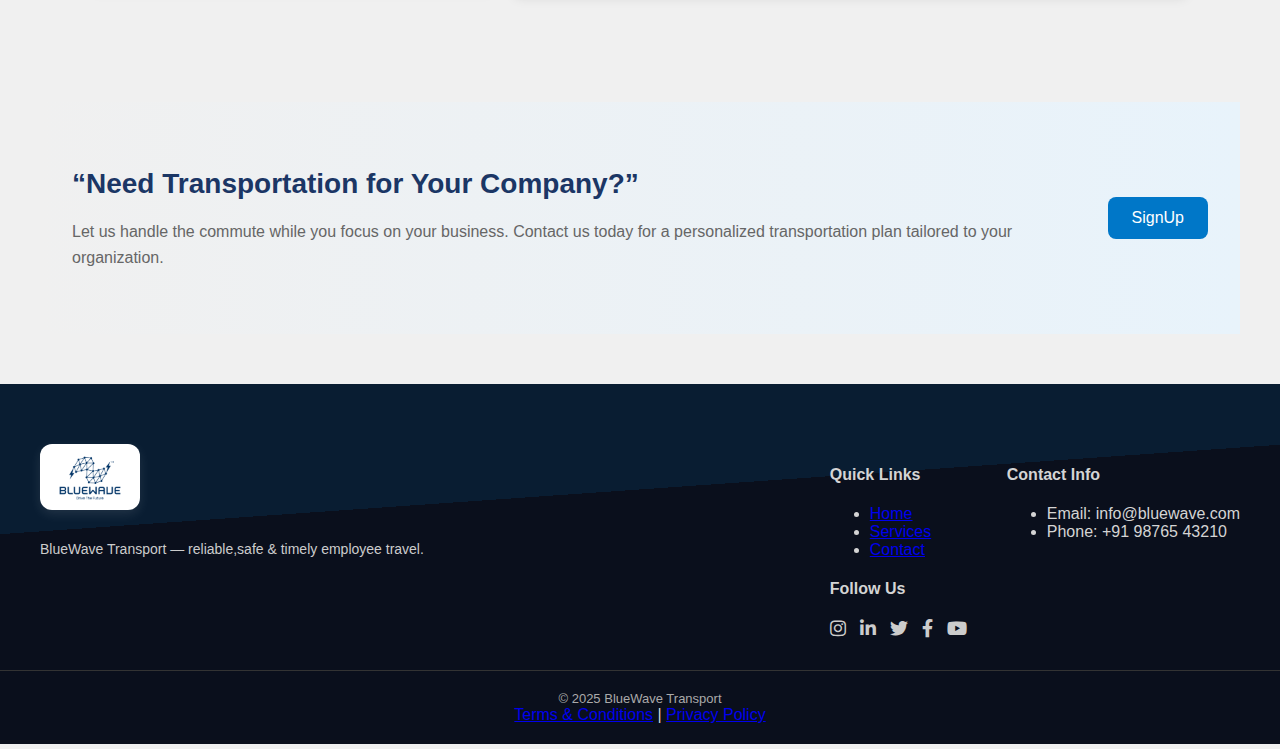
<file: contactpage/contact.html>
<!DOCTYPE html>
<html lang="en">

<head>
    <meta charset="UTF-8" />
    <meta name="viewport" content="width=device-width, initial-scale=1.0" />
    <title>BlueWave Transport Services</title>
    <link rel="stylesheet" href="./../theme.css" />
    <link rel="stylesheet" href="contact.css">
    <link rel="stylesheet" href="https://cdnjs.cloudflare.com/ajax/libs/font-awesome/5.15.4/css/all.min.css" />
    <link href="https://unpkg.com/boxicons@2.1.4/css/boxicons.min.css" rel="stylesheet">



    <style>

    </style>
</head>

<body>
    <!-- ✅ HERO SECTION WITH BACKGROUND CAROUSEL -->
    <section class="hero-section">


        <!-- ✅ Your Overlay and Content -->
        <header class="navbar">
            <div class="logo-container">
                <img src="./../asests/logo-name.png" class="logo full-logo" />
                <img src="./../asests/Favicon C.svg" class="logo small-logo" />
            </div>

            <!-- ✅ Toggle button for mobile -->
            <button id="menu-toggle" class="menu-toggle">☰</button>

            <!-- ✅ Dropdown for mobile view -->
            <div class="dropdown-card" id="dropdownCard">
                <div class="dropdown-links">
                    <a href="./../index.html">Home</a>

                    <a href="./../aboutus/about.html">About</a>

                    <a href="./../employservicetransport/ets.html">Services</a>

                    <a href="./../blogpage/blogpage.html">Blogs</a>

                    <a href="#">Contact</a>

                  
                   <a href="./../consultPage/consult.html"> <button class="btn-primary">Get in Consult</button></a>
                </div>
            </div>

            <!-- ✅ Normal navbar links for desktop -->
            <nav class="nav-links" id="nav-links">
                <a href="./../index.html">Home</a>
                <a href="./../aboutus/about.html">About</a>
                <a href="./../employservicetransport/ets.html">Services</a>
                <a href="./../blogpage/blogpage.html">Blogs</a>
                <a href="#"class="active">Contact</a>
               
            </nav>

            <!-- ✅ CTA for desktop -->
             <a href="./../consultPage/consult.html">
             <div class="cta" id="cta-btn">
                <button class="btn-primary">Get in Consult</button>
            </div>
           </a>
        </header>

      <div class="slider-wrapper" style="overflow: hidden; position: relative; height: 100vh;">
  <div class="slides" style="display: flex; width: max-content;">

    <!-- Slide 1 -->
    <div class="slide" style="min-width: 100vw; background-image: url('./../asests/herobluewave.png');">
      <div class="hero-content">
        <h1>Get In Touch With Us</h1>
        <p>We're here to answer your questions and help you find the best transport solutions.</p>
        <button class="btn-primary">Contact Support</button>
      </div>
    </div>

    <!-- Slide 2 -->
    <div class="slide" style="min-width: 100vw; background-image: url('./../asests/heroimage-trp.png');">
      <div class="hero-content">
        <h1>Request a Callback</h1>
        <p>Our team will reach out to discuss your transportation requirements in detail.</p>
        <button class="btn-primary">Request Callback</button>
      </div>
    </div>

    <!-- Slide 3 -->
    <div class="slide" style="min-width: 100vw; background-image: url('./../asests/heroimage3.png');">
      <div class="hero-content">
        <h1>Visit Our Office</h1>
        <p>Come meet us to explore customized employee transport plans for your business.</p>
        <button class="btn-primary">Find Location</button>
      </div>
    </div>

  </div>
</div>



        <!-- Moved inside slider-wrapper -->
        <!-- <div class="nav-btn prev" onclick="showSlide(currentSlide - 1)"><i class="fas fa-chevron-left"></i>
            </div>
            <div class="nav-btn next" onclick="showSlide(currentSlide + 1)"><i class="fas fa-chevron-right"></i>
            </div> -->

        <!-- <div class="dots">
                <div class="dot" onclick="showSlide(0)"></div>
                <div class="dot" onclick="showSlide(1)"></div>
                <div class="dot" onclick="showSlide(2)"></div>
            </div> -->
        <!-- </div> -->


    </section>



    <!-- hero section END -->


<section class="contact-section">
    <div class="container">
      <div class="map-form-wrapper">
        <!-- Contact Form Box -->
        <div class="form-box">
          <h2 class="form-title">Get In Touch</h2>
          <p class="form-description">We’d love to hear from you. Fill out the form and we’ll get back to you soon!</p>
          <form>
            <label for="name">Name</label>
            <input type="text" id="name" placeholder="Your Full Name" required>
  
            <label for="email">Email</label>
            <input type="email" id="email" placeholder="you@example.com" required>
  
            <label for="phone">Phone Number</label>
            <input type="tel" id="phone" placeholder="+91-XXXXXXXXXX" required>
  
            <label for="message">Message / Inquiry</label>
            <textarea id="message" rows="5" placeholder="Type your message here..."></textarea>
  
            <button type="submit">Submit</button>
          </form>
        </div>
  
        <!-- Map and Office Info -->
        <div class="map-box">
          <iframe src="https://www.google.com/maps/embed?pb=!1m18!1m12!1m3!1d2291.4552807337414!2d85.1497685479722!3d25.611008329105073!2m3!1f0!2f0!3f0!3m2!1i1024!2i768!4f13.1!3m3!1m2!1s0x39ed586d2a6acdbf%3A0x259a8429ad10a5d4!2sEco%20Park!5e0!3m2!1sen!2sin!4v1682001603615!5m2!1sen!2sin" allowfullscreen="" loading="lazy" referrerpolicy="no-referrer-when-downgrade"></iframe>
          <div class="map-overlay">
            <div class="address">
              <h2>Head Office</h2>
              <p>BlueWave Mobility Services Pvt. Ltd.<br>
                Near Eco Park, Patna, Bihar – 800014</p>
            </div>
            <div class="contact-info">
              <h2>Contact</h2>
              <p>
                <i class="fas fa-phone-alt contact-icon"></i>
                <a href="tel:+919876543210">+91-9876543210</a><br>
                <i class="fas fa-envelope contact-icon"></i>
                <a href="mailto:contact@bluewave.in">contact@bluewave.in</a>
              </p>
              
            </div>
          </div>
        </div>
      </div>
    </div>
  </section>
  
  <section class="signup-section">
    <div class="signup-container">
      <div class="signup-content">
        <h1 class="signup-title">“Need Transportation for Your Company?”
        </h1>
        <p class="signup-description">Let us handle the commute while you focus on your business. Contact us today for a personalized transportation plan tailored to your organization.</p>
      </div>
      <!-- <div class="signup-form-box">
        <h2 class="form-title">Sign Up</h2>
        <div class="form-group">
          <label for="full-name">Full Name</label>
          <input type="text" id="full-name" name="full-name" placeholder="Enter your full name">
        </div>
        <div class="form-group">
          <label for="email">Email</label>
          <input type="email" id="email" name="email" placeholder="Enter your email">
        </div>
        <button class="submit-btn">Button</button>
        <p class="form-footer">Literally you probably haven't heard of them jean shorts.</p>
      </div> -->
      <button class="submit-btn">SignUp</button>
    </div>
  </section>
  

  <footer class="footer-section">
        <div class="zigzag-bg">
            <div class="footer-content footer-container">
                <!-- Left: Logo on diagonal -->
                <div class="footer-logo">
                    <img src="./../asests/Logo B 3.png" alt="BlueWave Logo" class="footer-logo-img" />
                    <p class="footer-tagline">BlueWave Transport — reliable,safe & timely employee travel.</p>
                </div>

                <!-- Center: Quick Links and Follow Us -->
                <div class="footer-center">
                    <div class="footer-column">
                        <h4>Quick Links</h4>
                        <ul>
                            <li><a href="/">Home</a></li>
                            <li><a href="/services">Services</a></li>
                            <li><a href="/contact">Contact</a></li>
                            <!-- <li><a href="/terms.html">Terms</a></li>
                            <li><a href="/privacy.html">Privacy</a></li> -->
                        </ul>
                    </div>
                    <div class="footer-column">
                        <h4>Follow Us</h4>
                        <div class="social-icons">
                            <a href="#"><i class="fab fa-instagram"></i></a>
                            <a href="#"><i class="fab fa-linkedin-in"></i></a>
                            <a href="#"><i class="fab fa-twitter"></i></a>
                            <a href="#"><i class="fab fa-facebook-f"></i></a> <!-- Facebook -->
                            <a href="#"><i class="fab fa-youtube"></i></a> <!-- YouTube -->
                        </div>
                    </div>

                </div>

                <!-- Right: Contact Info -->
                <div class="footer-contact">
                    <h4>Contact Info</h4>
                    <ul>
                        <li>Email: info@bluewave.com</li>
                        <li>Phone: +91 98765 43210</li>
                    </ul>
                </div>
            </div>
        </div>

       <div class="footer-bottom">
  <div class="footer-bottom-content">
    <p class="footer-copy">© 2025 BlueWave Transport</p>

    <div class="footer-bottom-links">
      <a href="./../t&c-privacy/t&c.html">Terms & Conditions</a>
      <span>|</span>
      <a href="./../t&c-privacy/privacy.html">Privacy Policy</a>
    </div>
  </div>
</div>

    </footer>

    <script src="./contact.js"></script>
</body>



<!-- <div class="footer-animation-container"></div>
            <div class="footer-bg"></div>
            <div class="moving-car">
                <img src="./asests/Corporate Ride on a Smooth Journey.png" class="cab-animation" />
            </div> -->
</file>
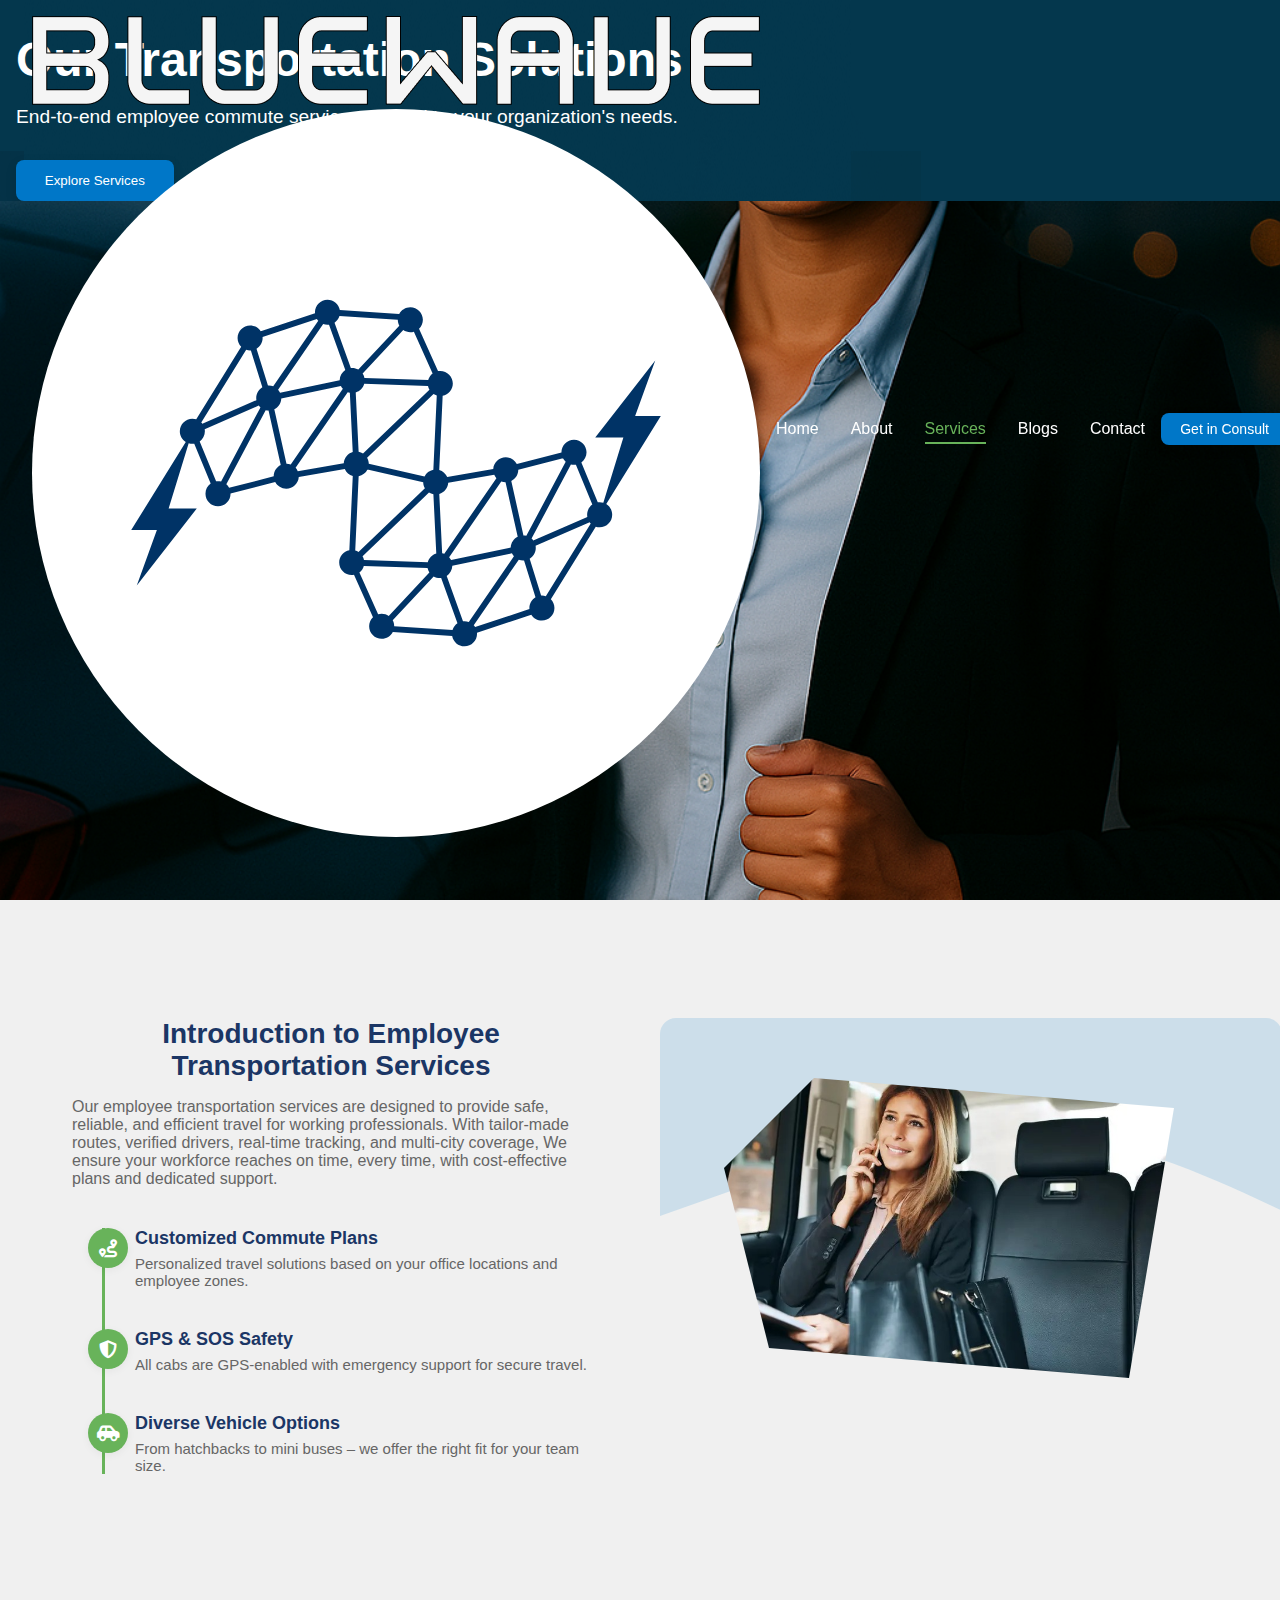
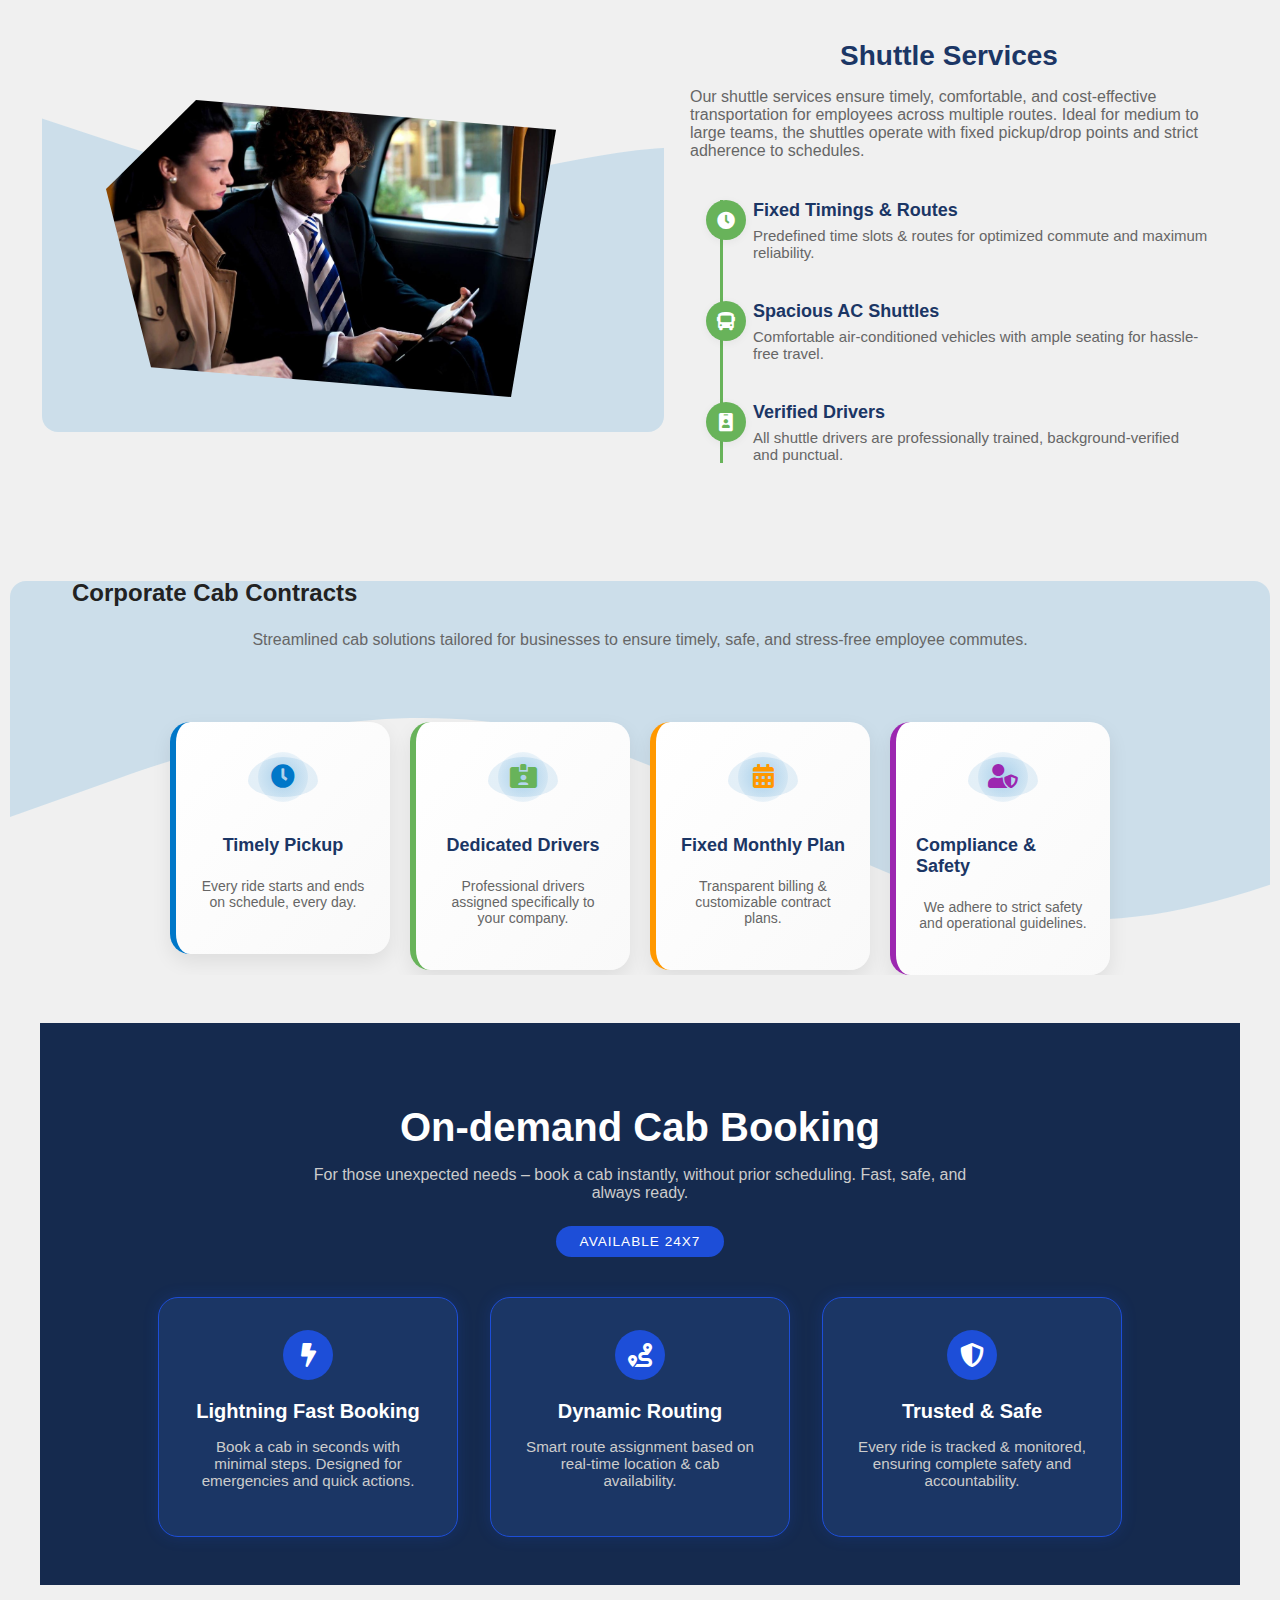
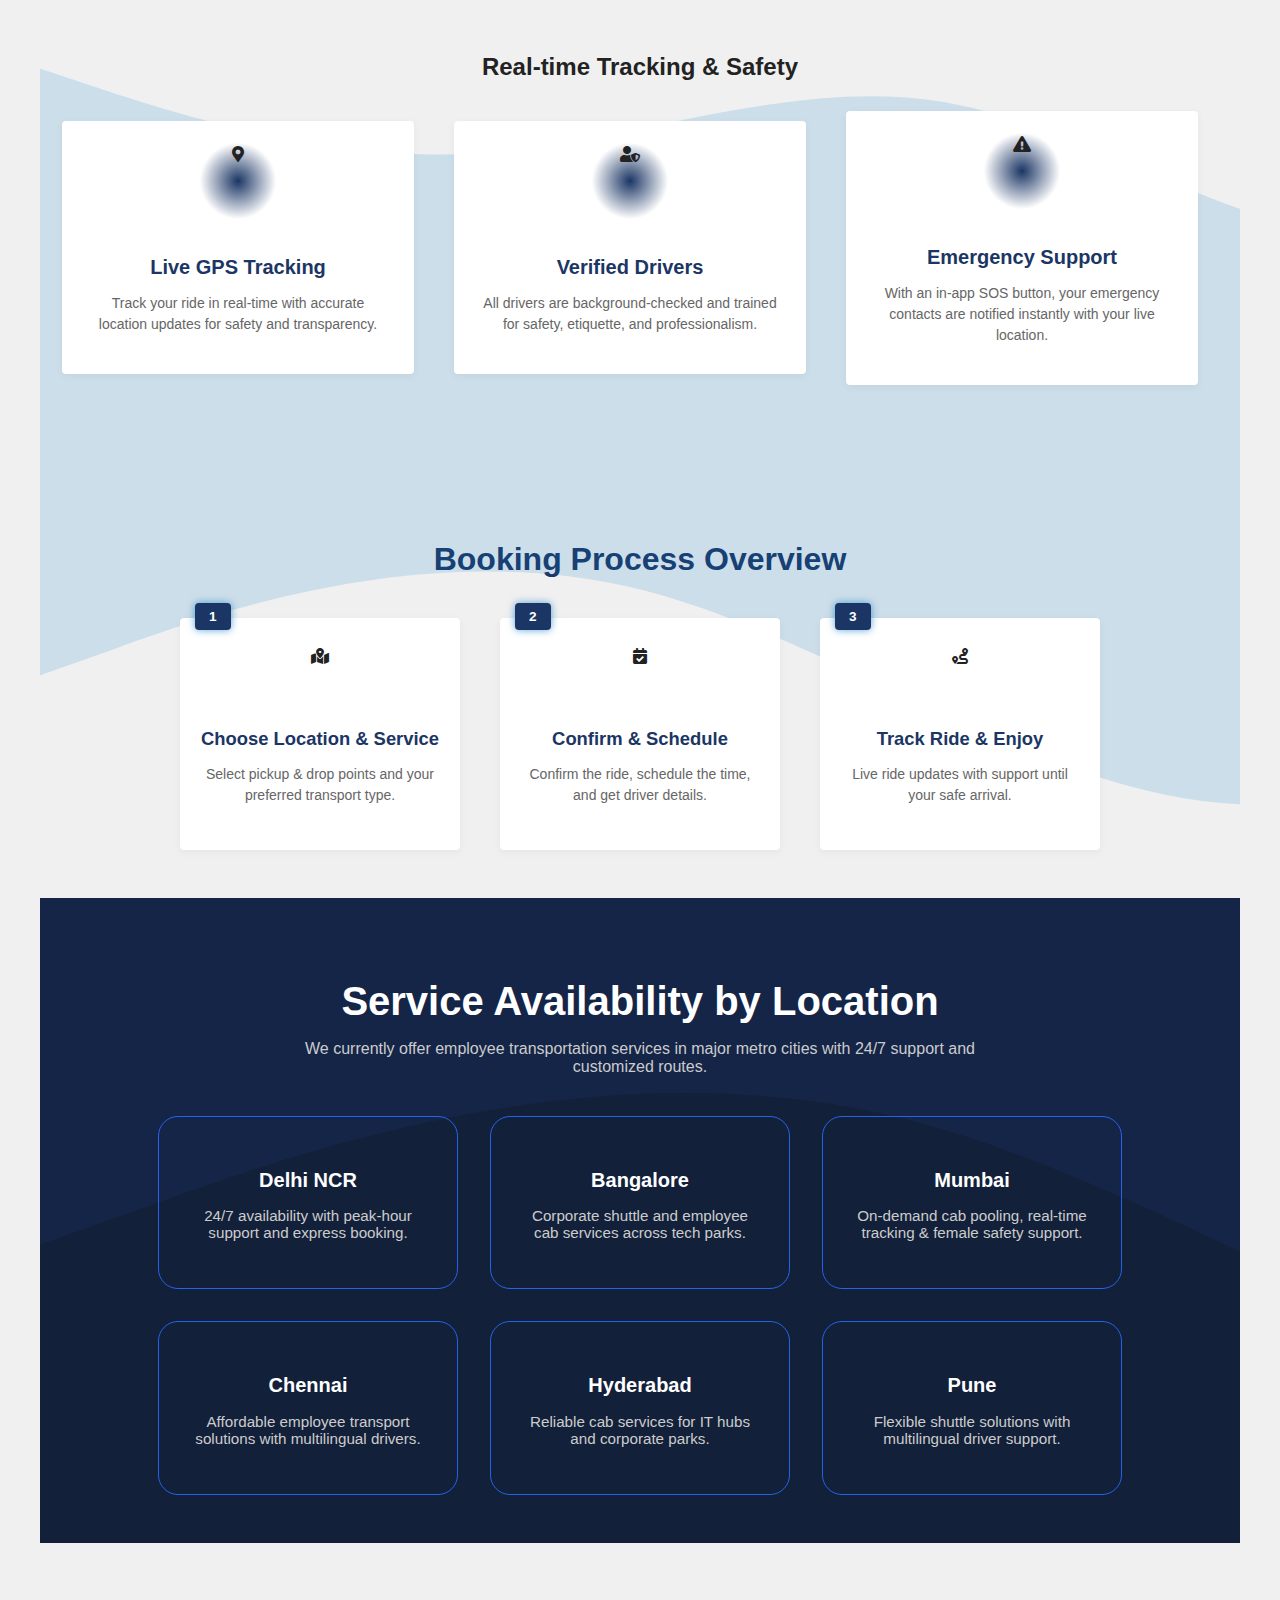
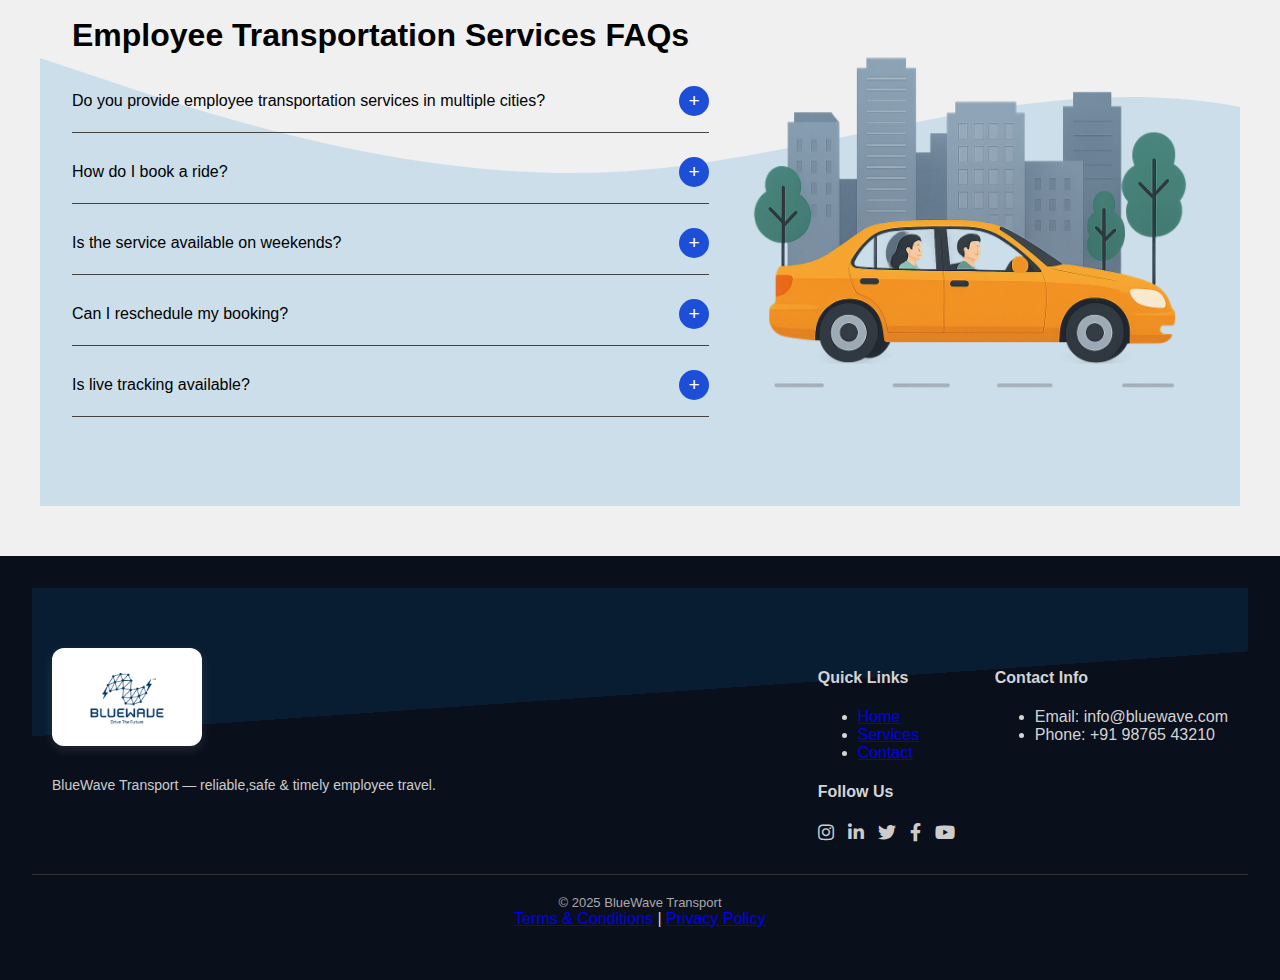
<file: employservicetransport/ets.html>
<!DOCTYPE html>
<html lang="en">

<head>
  <meta charset="UTF-8" />
  <meta name="viewport" content="width=device-width, initial-scale=1.0" />
  <title>BlueWave Transport Services</title>
  <link rel="stylesheet" href="./../theme.css" />
  <link rel="stylesheet" href="./ets.css">
  <link rel="stylesheet" href="https://cdnjs.cloudflare.com/ajax/libs/font-awesome/5.15.4/css/all.min.css" />
  <link href="https://unpkg.com/boxicons@2.1.4/css/boxicons.min.css" rel="stylesheet">



  <style>

  </style>
</head>

<body>
  <!-- ✅ HERO SECTION WITH BACKGROUND CAROUSEL -->
  <section class="hero-section">


    <!-- ✅ Your Overlay and Content -->
    <header class="navbar">
      <div class="logo-container">
        <img src="./../asests/logo-name.png" class="logo full-logo" />
        <img src="./../asests/Favicon C.svg" class="logo small-logo" />
      </div>

      <!-- ✅ Toggle button for mobile -->
      <button id="menu-toggle" class="menu-toggle">☰</button>

      <!-- ✅ Dropdown for mobile view -->
      <div class="dropdown-card" id="dropdownCard">
        <div class="dropdown-links">
          <a href="./../index.html">Home</a>

          <a href="./../aboutus/about.html">About</a>

          <a href="#">Services</a>

          <a href="./../blogpage/blogpage.html">Blogs</a>

          <a href="./../contactpage/contact.html">Contact</a>

          <a href="./../consultPage/consult.html"> <button class="btn-primary">Get in Consult</button></a>
        </div>
      </div>

      <!-- ✅ Normal navbar links for desktop -->
      <nav class="nav-links" id="nav-links">
        <a href="./../index.html">Home</a>
        <a href="./../aboutus/about.html">About</a>
        <a href="#" class="active">Services</a>
        <a href="./../blogpage/blogpage.html">Blogs</a>
        <a href="./../contactpage/contact.html">Contact</a>

      </nav>

      <!-- ✅ CTA for desktop -->
      <a href="./../consultPage/consult.html">
        <div class="cta" id="cta-btn">
          <button class="btn-primary">Get in Consult</button>
        </div>
      </a>
    </header>

   <div class="slider-wrapper" style="overflow: hidden; position: relative; height: 100vh;">
  <div class="slides" style="display: flex; width: max-content;">

    <!-- Slide 1 -->
    <div class="slide" style="min-width: 100vw; background-image: url('./../asests/herobluewave.png');">
      <div class="hero-content">
        <h1>Our Transportation Solutions</h1>
        <p>End-to-end employee commute services tailored to your organization's needs.</p>
        <button class="btn-primary">Explore Services</button>
      </div>
    </div>

    <!-- Slide 2 -->
    <div class="slide" style="min-width: 100vw; background-image: url('./../asests/heroimage-trp.png');">
      <div class="hero-content">
        <h1>Corporate Shuttle Services</h1>
        <p>Reliable daily shuttles ensuring smooth, timely travel for your teams.</p>
        <button class="btn-primary">View Shuttle Plans</button>
      </div>
    </div>

    <!-- Slide 3 -->
    <div class="slide" style="min-width: 100vw; background-image: url('./../asests/heroimage3.png');">
      <div class="hero-content">
        <h1>On-Demand Cab Booking</h1>
        <p>Instant cab availability for emergencies, meetings, and flexible commutes.</p>
        <button class="btn-primary">Book a Ride</button>
      </div>
    </div>

  </div>
</div>



    <!-- Moved inside slider-wrapper -->
    <!-- <div class="nav-btn prev" onclick="showSlide(currentSlide - 1)"><i class="fas fa-chevron-left"></i>
            </div>
            <div class="nav-btn next" onclick="showSlide(currentSlide + 1)"><i class="fas fa-chevron-right"></i>
            </div> -->

    <!-- <div class="dots">
                <div class="dot" onclick="showSlide(0)"></div>
                <div class="dot" onclick="showSlide(1)"></div>
                <div class="dot" onclick="showSlide(2)"></div>
            </div> -->
    <!-- </div> -->


  </section>



  <!-- hero section END -->


  <!-- Intro to Employee Transport Services Section -->

  <section class="intro-transport">
    <div class="intro-container">
      <!-- LEFT: TEXT + TREE -->
      <div class="intro-text">
        <h2 class="section-title">Introduction to Employee Transportation Services</h2>
        <p class="section-description">
          Our employee transportation services are designed to provide safe, reliable, and efficient travel for working
          professionals. With tailor-made routes, verified drivers, real-time tracking, and multi-city coverage, We
          ensure your workforce reaches on time, every time, with cost-effective plans and dedicated support.
        </p>

        <!-- Tree-style Features -->
        <div class="intro-tree">
          <div class="tree-item">
            <div class="tree-icon"><i class="fas fa-route"></i></div>
            <div class="tree-content">
              <h4>Customized Commute Plans</h4>
              <p>Personalized travel solutions based on your office locations and employee zones.</p>
            </div>
          </div>

          <div class="tree-item">
            <div class="tree-icon"><i class="fas fa-shield-alt"></i></div>
            <div class="tree-content">
              <h4>GPS & SOS Safety</h4>
              <p>All cabs are GPS-enabled with emergency support for secure travel.</p>
            </div>
          </div>

          <div class="tree-item">
            <div class="tree-icon"><i class="fas fa-car-side"></i></div>
            <div class="tree-content">
              <h4>Diverse Vehicle Options</h4>
              <p>From hatchbacks to mini buses – we offer the right fit for your team size.</p>
            </div>
          </div>
        </div>
      </div>

      <!-- RIGHT IMAGE -->
      <div class="intro-image">
        <img src="./../asests/Introduction to Employee Transportation Services3.png"
          alt="Employee Transportation Image">
      </div>
    </div>
  </section>

  <!-- "Shuttle Services" section -->

  <section class="shuttle-services">
    <div class="shuttle-container image-left">
      <!-- LEFT IMAGE -->
      <div class="shuttle-image">
        <img src="./../asests/Introduction to Employee Transportation Services2.png" alt="Shuttle Services">
      </div>

      <!-- RIGHT TEXT -->
      <div class="shuttle-text">
        <h2 class="section-title">Shuttle Services</h2>
        <p class="section-description">
          Our shuttle services ensure timely, comfortable, and cost-effective transportation for employees across
          multiple routes. Ideal for medium to large teams, the shuttles operate with fixed pickup/drop points and
          strict adherence to schedules.
        </p>

        <!-- Tree-style Highlights -->
        <div class="shuttle-tree">
          <div class="tree-item">
            <div class="tree-icon"><i class="fas fa-clock"></i></div>
            <div class="tree-content">
              <h4>Fixed Timings & Routes</h4>
              <p>Predefined time slots & routes for optimized commute and maximum reliability.</p>
            </div>
          </div>

          <div class="tree-item">
            <div class="tree-icon"><i class="fas fa-bus"></i></div>
            <div class="tree-content">
              <h4>Spacious AC Shuttles</h4>
              <p>Comfortable air-conditioned vehicles with ample seating for hassle-free travel.</p>
            </div>
          </div>

          <div class="tree-item">
            <div class="tree-icon"><i class="fas fa-id-badge"></i></div>
            <div class="tree-content">
              <h4>Verified Drivers</h4>
              <p>All shuttle drivers are professionally trained, background-verified and punctual.</p>
            </div>
          </div>
        </div>
      </div>
    </div>
  </section>

  <!-- “Corporate Cab Contracts” Section -->
  <section class="corporate-contracts">
    <h2 class="corporate-title">Corporate Cab Contracts</h2>
    <p class="section-subtext">
      Streamlined cab solutions tailored for businesses to ensure timely, safe, and stress-free employee commutes.

    </p>

    <div class="contract-content">
      <div class="contract-features">
        <div class="contract-card plan1">
          <div class="icon-wrapper">
            <div class="icon"><i class="fas fa-clock"></i></div>
          </div>
          <h3>Timely Pickup</h3>
          <p>Every ride starts and ends on schedule, every day.</p>
        </div>
        <div class="contract-card plan2">
          <div class="icon-wrapper">
            <div class="icon"><i class="fas fa-id-card-alt"></i></div>
          </div>
          <h3>Dedicated Drivers</h3>
          <p>Professional drivers assigned specifically to your company.</p>
        </div>
        <div class="contract-card plan3">
          <div class="icon-wrapper">
            <div class="icon"><i class="fas fa-calendar-alt"></i></div>
          </div>
          <h3>Fixed Monthly Plan</h3>
          <p>Transparent billing & customizable contract plans.</p>
        </div>
        <div class="contract-card plan4">
          <div class="icon-wrapper">
            <div class="icon"><i class="fas fa-user-shield"></i></div>
          </div>
          <h3>Compliance & Safety</h3>
          <p>We adhere to strict safety and operational guidelines.</p>
        </div>
      </div>
    </div>
  </section>

  <!-- Adhoc / On-demand Cab Booking section -->

  <section class="adhoc-section">
    <div class="adhoc-container">
      <h2 class="adhoc-heading">On-demand Cab Booking</h2>
      <p class="adhoc-subtext">
        For those unexpected needs – book a cab instantly, without prior scheduling. Fast, safe, and always ready.
      </p>
      <div class="adhoc-badge">Available 24x7</div>

      <div class="adhoc-cards">
        <!-- Card 1 -->
        <div class="adhoc-card">
          <div class="adhoc-icon"><i class="fas fa-bolt"></i></div>
          <h3>Lightning Fast Booking</h3>
          <p>Book a cab in seconds with minimal steps. Designed for emergencies and quick actions.</p>
        </div>

        <!-- Card 2 -->
        <div class="adhoc-card">
          <div class="adhoc-icon"><i class="fas fa-route"></i></div>
          <h3>Dynamic Routing</h3>
          <p>Smart route assignment based on real-time location & cab availability.</p>
        </div>

        <!-- Card 3 -->
        <div class="adhoc-card">
          <div class="adhoc-icon"><i class="fas fa-shield-alt"></i></div>
          <h3>Trusted & Safe</h3>
          <p>Every ride is tracked & monitored, ensuring complete safety and accountability.</p>
        </div>
      </div>
    </div>
  </section>

  <!-- Tracking & Safety Section -->
  <section class="safety-section" id="safety">
    <div class="container">
      <h2 class="safety-title">Real-time Tracking & Safety</h2>
      <div class="safety-cards">
        <div class="safety-wrapper">

          <div class="safety-card">
            <div class="safety-icon-wrapper">
              <i class="fas fa-map-marker-alt safety-icon"></i>
            </div>
            <h3>Live GPS Tracking</h3>
            <p>Track your ride in real-time with accurate location updates for safety and transparency.</p>
          </div>

        </div>

        <div class="safety-wrapper">

          <div class="safety-card">
            <div class="safety-icon-wrapper">
              <i class="fas fa-user-shield safety-icon"></i>
            </div>
            <h3>Verified Drivers</h3>
            <p>All drivers are background-checked and trained for safety, etiquette, and professionalism.</p>
          </div>

        </div>

        <div class="safety-wrapper">

          <div class="safety-card">
            <div class="safety-icon-wrapper">
              <i class="fas fa-exclamation-triangle safety-icon"></i>
            </div>
            <h3>Emergency Support</h3>
            <p>With an in-app SOS button, your emergency contacts are notified instantly with your live location.</p>
          </div>

        </div>
      </div>
    </div>
  </section>

  <!-- Booking Process Overview section -->

  <section class="booking-overview-section">
    <h2 class="section-title">Booking Process Overview</h2>
    <div class="booking-cards-container">
      <!-- Step 1 -->
      <div class="booking-step-card">
        <div class="step-badge">1</div>
        <div class="step-icon-box">
          <i class="fas fa-map-marked-alt step-icon"></i>
        </div>
        <h3>Choose Location & Service</h3>
        <p>Select pickup & drop points and your preferred transport type.</p>
      </div>

      <!-- Step 2 -->
      <!-- <div class="booking-step-card">
        <div class="step-badge">2</div>
        <div class="step-icon-box">
          <img src="./../asests/Available Options.gif" alt="Options" class="step-icon" />
        </div>
        <h3>View Available Options</h3>
        <p>Get available rides with estimated cost and live availability.</p>
      </div> -->

      <!-- Step 3 -->
      <div class="booking-step-card">
        <div class="step-badge">2</div>
        <div class="step-icon-box">
          <i class="fas fa-calendar-check step-icon"></i>

        </div>
        <h3>Confirm & Schedule</h3>
        <p>Confirm the ride, schedule the time, and get driver details.</p>
      </div>

      <!-- Step 4 -->
      <div class="booking-step-card">
        <div class="step-badge">3</div>
        <div class="step-icon-box">
          <i class="fas fa-route step-icon"></i>
        </div>
        <h3>Track Ride & Enjoy</h3>
        <p>Live ride updates with support until your safe arrival.</p>
      </div>
    </div>
  </section>

  <!-- Service Availability by Location -->

  <section class="location-section">
    <div class="location-container">
      <h2 class="location-heading">Service Availability by Location</h2>
      <p class="location-subtext">
        We currently offer employee transportation services in major metro cities with 24/7 support and customized
        routes.
      </p>
      <div class="location-cards">
        <div class="location-card">
          <h3>Delhi NCR</h3>
          <p>24/7 availability with peak-hour support and express booking.</p>
        </div>
        <div class="location-card">
          <h3>Bangalore</h3>
          <p>Corporate shuttle and employee cab services across tech parks.</p>
        </div>
        <div class="location-card">
          <h3>Mumbai</h3>
          <p>On-demand cab pooling, real-time tracking & female safety support.</p>
        </div>
        <div class="location-card">
          <h3>Chennai</h3>
          <p>Affordable employee transport solutions with multilingual drivers.</p>
        </div>
        <div class="location-card">
          <h3>Hyderabad</h3>
          <p>Reliable cab services for IT hubs and corporate parks.</p>
        </div>
        <div class="location-card">
          <h3>Pune</h3>
          <p>Flexible shuttle solutions with multilingual driver support.</p>
        </div>

      </div>
    </div>
  </section>

  <!-- FAQ Section -->

  <section class="faq-section">
    <div class="faq-container">
      <div class="faq-left">
        <h2 class="faq-heading">Employee Transportation Services FAQs</h2>
        <div class="faq-item">
          <div class="faq-question">
            <span>Do you provide employee transportation services in multiple cities?</span>
            <div class="faq-icon">+</div>
          </div>
          <div class="faq-answer">Yes, we operate in multiple cities including metro and tier-2 locations.</div>
        </div>
        <div class="faq-item">
          <div class="faq-question">
            <span>How do I book a ride?</span>
            <div class="faq-icon">+</div>
          </div>
          <div class="faq-answer">ust select your route, view options, and confirm — you’re done!.</div>
        </div>

        <div class="faq-item">
          <div class="faq-question">
            <span>Is the service available on weekends?</span>
            <div class="faq-icon">+</div>
          </div>
          <div class="faq-answer">Yes, we offer 24/7 availability including weekends and holidays.</div>
        </div>

        <div class="faq-item">
          <div class="faq-question">
            <span>Can I reschedule my booking?</span>
            <div class="faq-icon">+</div>
          </div>
          <div class="faq-answer">Absolutely, rescheduling is possible via your dashboard or our support.</div>
        </div>

        <div class="faq-item">
          <div class="faq-question">
            <span>Is live tracking available?</span>
            <div class="faq-icon">+</div>
          </div>
          <div class="faq-answer">Yes, all our rides come with real-time tracking and driver details.</div>
        </div>

      </div>
      <div class="faq-right">
        <img src="./../asests/faqimg.png" alt="FAQ Illustration" class="faq-image" />
      </div>
    </div>
  </section>



  <!-- Footer section -->
  <footer class="footer-section">
    <div class="zigzag-bg">
      <div class="footer-content footer-container">
        <!-- Left: Logo on diagonal -->
        <div class="footer-logo">
          <img src="./../asests/Logo B 3.png" alt="BlueWave Logo" class="footer-logo-img" />
          <p class="footer-tagline">BlueWave Transport — reliable,safe & timely employee travel.</p>
        </div>

        <!-- Center: Quick Links and Follow Us -->
        <div class="footer-center">
          <div class="footer-column">
            <h4>Quick Links</h4>
            <ul>
              <li><a href="/">Home</a></li>
              <li><a href="/services">Services</a></li>
              <li><a href="/contact">Contact</a></li>
              <!-- <li><a href="/terms.html">Terms</a></li>
                            <li><a href="/privacy.html">Privacy</a></li> -->
            </ul>
          </div>
          <div class="footer-column">
            <h4>Follow Us</h4>
            <div class="social-icons">
              <a href="#"><i class="fab fa-instagram"></i></a>
              <a href="#"><i class="fab fa-linkedin-in"></i></a>
              <a href="#"><i class="fab fa-twitter"></i></a>
              <a href="#"><i class="fab fa-facebook-f"></i></a> <!-- Facebook -->
              <a href="#"><i class="fab fa-youtube"></i></a> <!-- YouTube -->
            </div>
          </div>

        </div>

        <!-- Right: Contact Info -->
        <div class="footer-contact">
          <h4>Contact Info</h4>
          <ul>
            <li>Email: info@bluewave.com</li>
            <li>Phone: +91 98765 43210</li>
          </ul>
        </div>
      </div>
    </div>

    <div class="footer-bottom">
      <div class="footer-bottom-content">
        <p class="footer-copy">© 2025 BlueWave Transport</p>

        <div class="footer-bottom-links">
          <a href="./../t&c-privacy/t&c.html">Terms & Conditions</a>
          <span>|</span>
          <a href="./../t&c-privacy/privacy.html">Privacy Policy</a>
        </div>
      </div>
    </div>

  </footer>

  <script src="./ets.js"></script>
</body>



<!-- <div class="footer-animation-container"></div>
            <div class="footer-bg"></div>
            <div class="moving-car">
                <img src="./asests/Corporate Ride on a Smooth Journey.png" class="cab-animation" />
            </div> -->
</file>
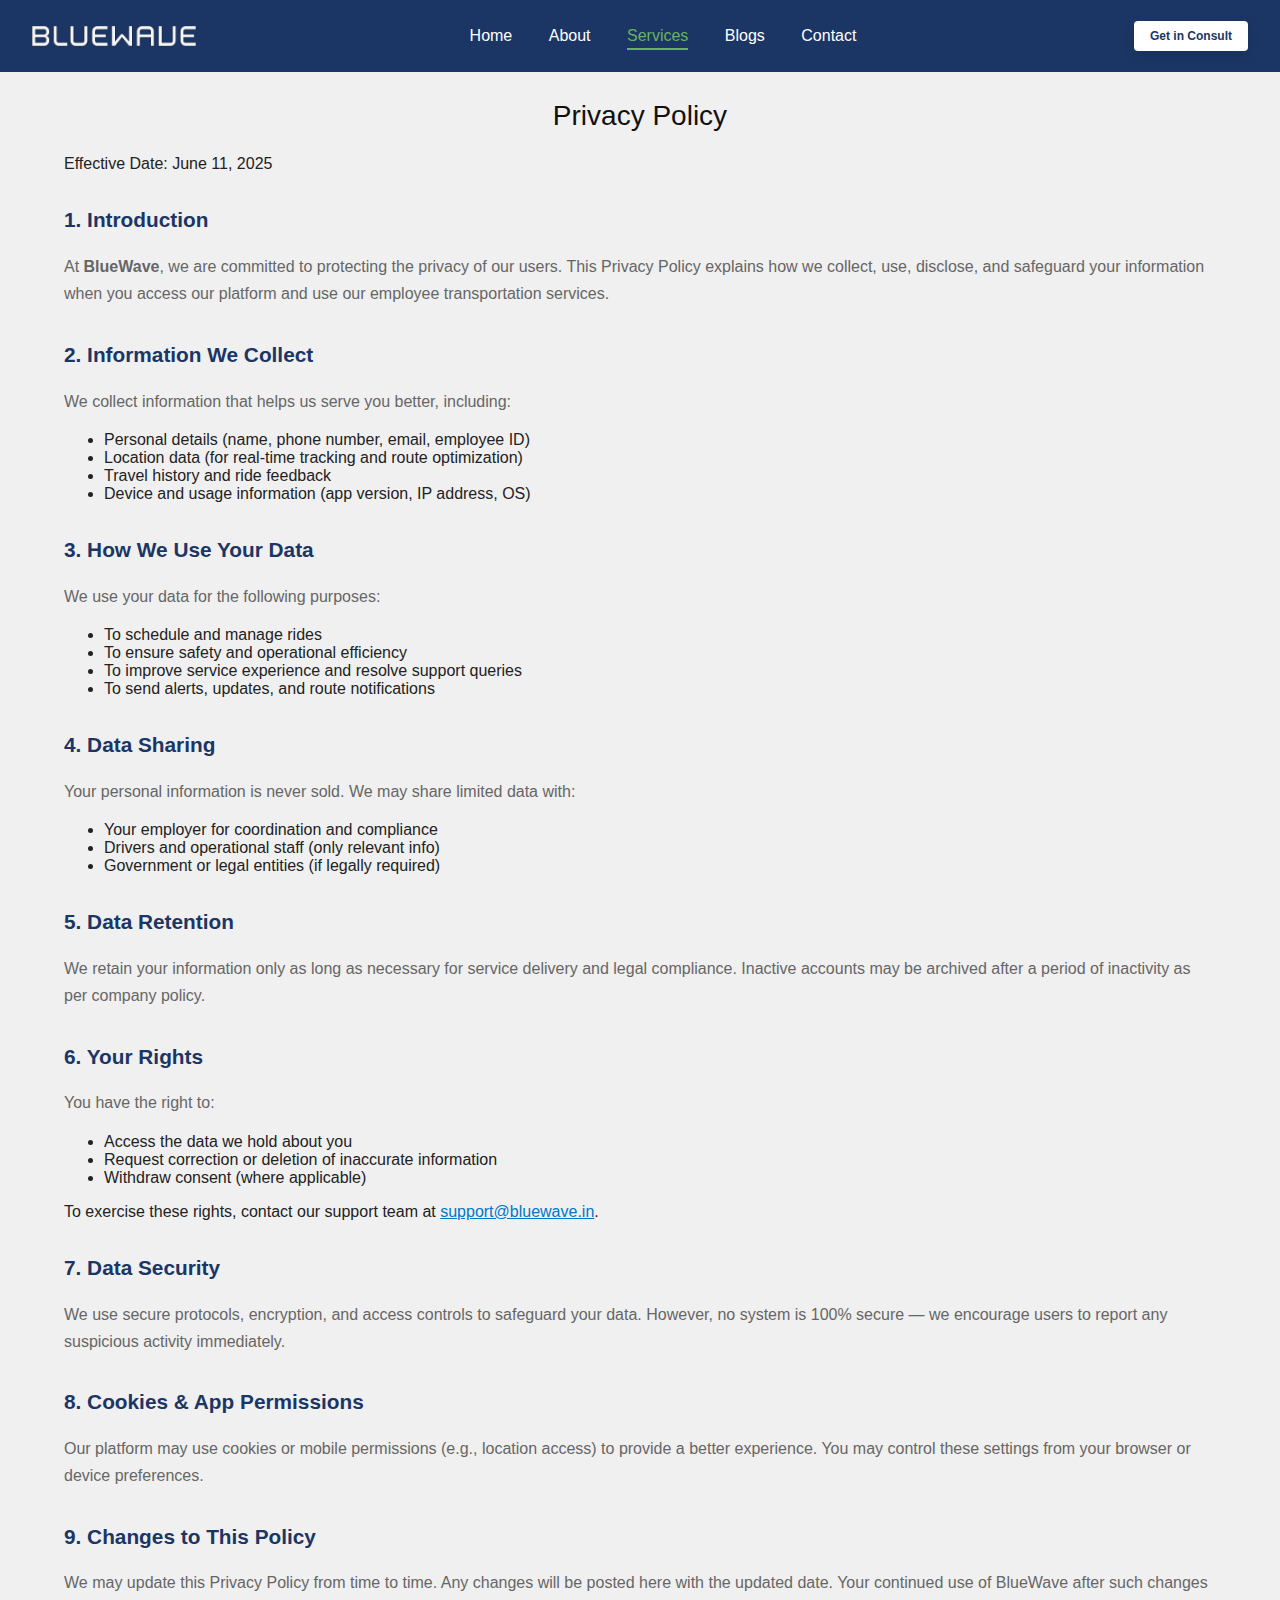
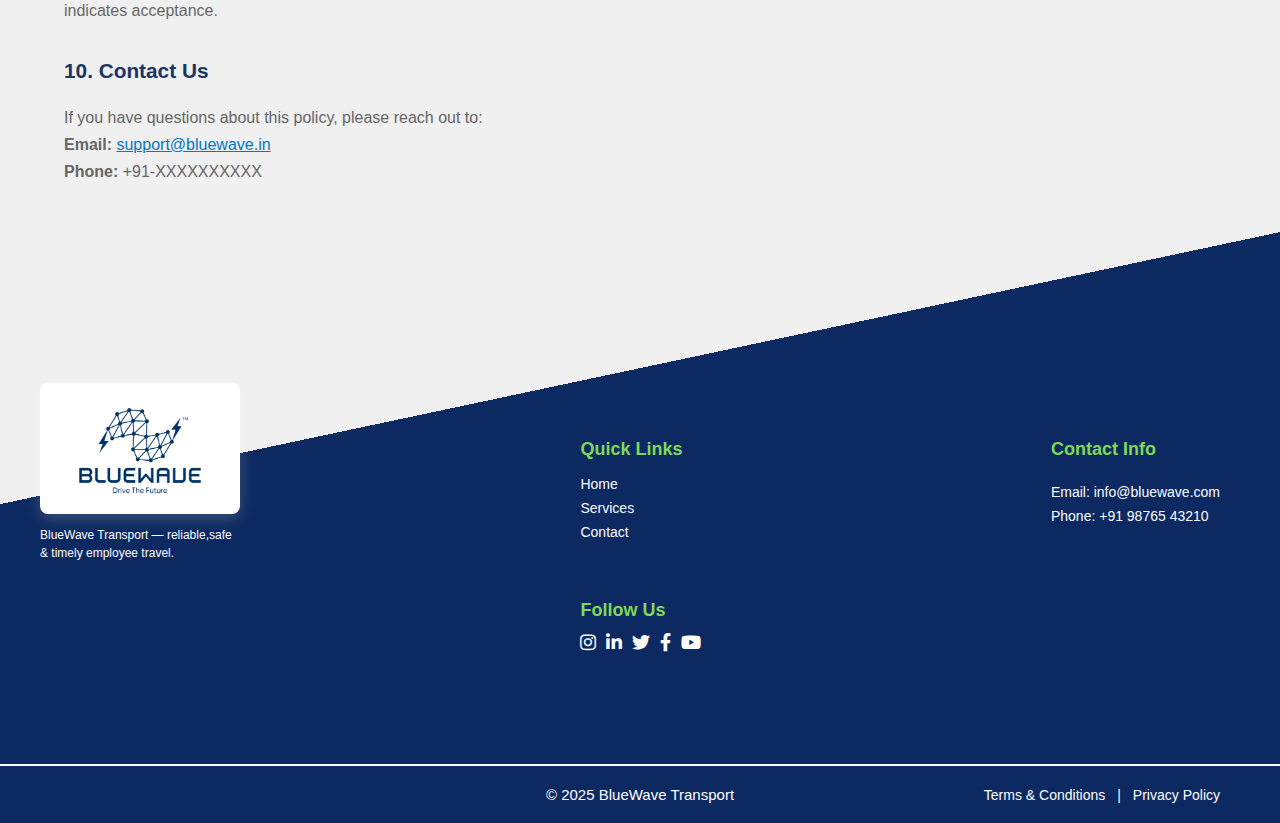
<file: t&c-privacy/privacy.html>
<!DOCTYPE html>
<html lang="en">

<head>
    <meta charset="UTF-8" />
    <meta name="viewport" content="width=device-width, initial-scale=1.0" />
    <title>BlueWave Transport Services</title>
    <link rel="stylesheet" href="./../theme.css" />
    <link rel="stylesheet" href="./style.css">
    <link rel="stylesheet" href="https://cdnjs.cloudflare.com/ajax/libs/font-awesome/5.15.4/css/all.min.css" />
    <link href="https://unpkg.com/boxicons@2.1.4/css/boxicons.min.css" rel="stylesheet">



    <style>

    </style>
</head>

<body>
    <!-- ✅ HERO SECTION WITH BACKGROUND CAROUSEL -->
    <section class="hero-section">


        <!-- ✅ Your Overlay and Content -->
        <header class="navbar">
            <div class="logo-container">
                <img src="./../asests/logo-name.png" class="logo full-logo" />
                <img src="./../asests/Favicon C.svg" class="logo small-logo" />
            </div>

            <!-- ✅ Toggle button for mobile -->
            <button id="menu-toggle" class="menu-toggle">☰</button>

            <!-- ✅ Dropdown for mobile view -->
            <div class="dropdown-card" id="dropdownCard">
                <div class="dropdown-links">
                    <a href="./../index.html">Home</a>

                    <a href="./../aboutus/about.html">About</a>

                    <a href="#">Services</a>

                    <a href="./../blogpage/blogpage.html">Blogs</a>

                    <a href="./../contactpage/contact.html">Contact</a>

                   <a href="./../consultPage/consult.html"> <button class="btn-primary">Get in Consult</button></a>
                </div>
            </div>

            <!-- ✅ Normal navbar links for desktop -->
            <nav class="nav-links" id="nav-links">
                <a href="./../index.html" >Home</a>
                <a href="./../aboutus/about.html">About</a>
                <a href="#" class="active">Services</a>
                <a href="./../blogpage/blogpage.html">Blogs</a>
                <a href="./../contactpage/contact.html">Contact</a>
               
            </nav>

            <!-- ✅ CTA for desktop -->
            <a href="./../consultPage/consult.html">
             <div class="cta" id="cta-btn">
                <button class="btn-primary">Get in Consult</button>
            </div>
           </a>
        </header>


<section class="content-section privacy-section">
  <div class="container">
    <h2 class="center-text">Privacy Policy</h2>
    <p class="small-text center-text">Effective Date: June 11, 2025</p>

    <div class="privacy-content">
      <h3>1. Introduction</h3>
      <p>At <strong>BlueWave</strong>, we are committed to protecting the privacy of our users. This Privacy Policy explains how we collect, use, disclose, and safeguard your information when you access our platform and use our employee transportation services.</p>

      <h3>2. Information We Collect</h3>
      <p>We collect information that helps us serve you better, including:
        <ul>
          <li>Personal details (name, phone number, email, employee ID)</li>
          <li>Location data (for real-time tracking and route optimization)</li>
          <li>Travel history and ride feedback</li>
          <li>Device and usage information (app version, IP address, OS)</li>
        </ul>
      </p>

      <h3>3. How We Use Your Data</h3>
      <p>We use your data for the following purposes:
        <ul>
          <li>To schedule and manage rides</li>
          <li>To ensure safety and operational efficiency</li>
          <li>To improve service experience and resolve support queries</li>
          <li>To send alerts, updates, and route notifications</li>
        </ul>
      </p>

      <h3>4. Data Sharing</h3>
      <p>Your personal information is never sold. We may share limited data with:
        <ul>
          <li>Your employer for coordination and compliance</li>
          <li>Drivers and operational staff (only relevant info)</li>
          <li>Government or legal entities (if legally required)</li>
        </ul>
      </p>

      <h3>5. Data Retention</h3>
      <p>We retain your information only as long as necessary for service delivery and legal compliance. Inactive accounts may be archived after a period of inactivity as per company policy.</p>

      <h3>6. Your Rights</h3>
      <p>You have the right to:
        <ul>
          <li>Access the data we hold about you</li>
          <li>Request correction or deletion of inaccurate information</li>
          <li>Withdraw consent (where applicable)</li>
        </ul>
        To exercise these rights, contact our support team at <a href="mailto:support@bluewave.in">support@bluewave.in</a>.
      </p>

      <h3>7. Data Security</h3>
      <p>We use secure protocols, encryption, and access controls to safeguard your data. However, no system is 100% secure — we encourage users to report any suspicious activity immediately.</p>

      <h3>8. Cookies & App Permissions</h3>
      <p>Our platform may use cookies or mobile permissions (e.g., location access) to provide a better experience. You may control these settings from your browser or device preferences.</p>

      <h3>9. Changes to This Policy</h3>
      <p>We may update this Privacy Policy from time to time. Any changes will be posted here with the updated date. Your continued use of BlueWave after such changes indicates acceptance.</p>

      <h3>10. Contact Us</h3>
      <p>If you have questions about this policy, please reach out to:
        <br><strong>Email:</strong> <a href="mailto:support@bluewave.in">support@bluewave.in</a>
        <br><strong>Phone:</strong> +91-XXXXXXXXXX
      </p>
    </div>
  </div>
</section>






        <footer class="footer-section">
        <div class="zigzag-bg">
            <div class="footer-content footer-container">
                <!-- Left: Logo on diagonal -->
                <div class="footer-logo">
                    <img src="./../asests/Logo B 3.png" alt="BlueWave Logo" class="footer-logo-img" />
                    <p class="footer-tagline">BlueWave Transport — reliable,safe & timely employee travel.</p>
                </div>

                <!-- Center: Quick Links and Follow Us -->
                <div class="footer-center">
                    <div class="footer-column">
                        <h4>Quick Links</h4>
                        <ul>
                            <li><a href="/">Home</a></li>
                            <li><a href="/services">Services</a></li>
                            <li><a href="/contact">Contact</a></li>
                            <!-- <li><a href="/terms.html">Terms</a></li>
                            <li><a href="/privacy.html">Privacy</a></li> -->
                        </ul>
                    </div>
                    <div class="footer-column">
                        <h4>Follow Us</h4>
                        <div class="social-icons">
                            <a href="#"><i class="fab fa-instagram"></i></a>
                            <a href="#"><i class="fab fa-linkedin-in"></i></a>
                            <a href="#"><i class="fab fa-twitter"></i></a>
                            <a href="#"><i class="fab fa-facebook-f"></i></a> <!-- Facebook -->
                            <a href="#"><i class="fab fa-youtube"></i></a> <!-- YouTube -->
                        </div>
                    </div>

                </div>

                <!-- Right: Contact Info -->
                <div class="footer-contact">
                    <h4>Contact Info</h4>
                    <ul>
                        <li>Email: info@bluewave.com</li>
                        <li>Phone: +91 98765 43210</li>
                    </ul>
                </div>
            </div>
        </div>

       <div class="footer-bottom">
  <div class="footer-bottom-content">
    <p class="footer-copy">© 2025 BlueWave Transport</p>

    <div class="footer-bottom-links">
      <a href="./t&c.html">Terms & Conditions</a>
      <span>|</span>
      <a href="./privacy.html">Privacy Policy</a>
    </div>
  </div>
</div>

    </footer>

    <script src="./script.js"></script>
</body>



<!-- <div class="footer-animation-container"></div>
            <div class="footer-bg"></div>
            <div class="moving-car">
                <img src="./asests/Corporate Ride on a Smooth Journey.png" class="cab-animation" />
            </div> -->
</file>
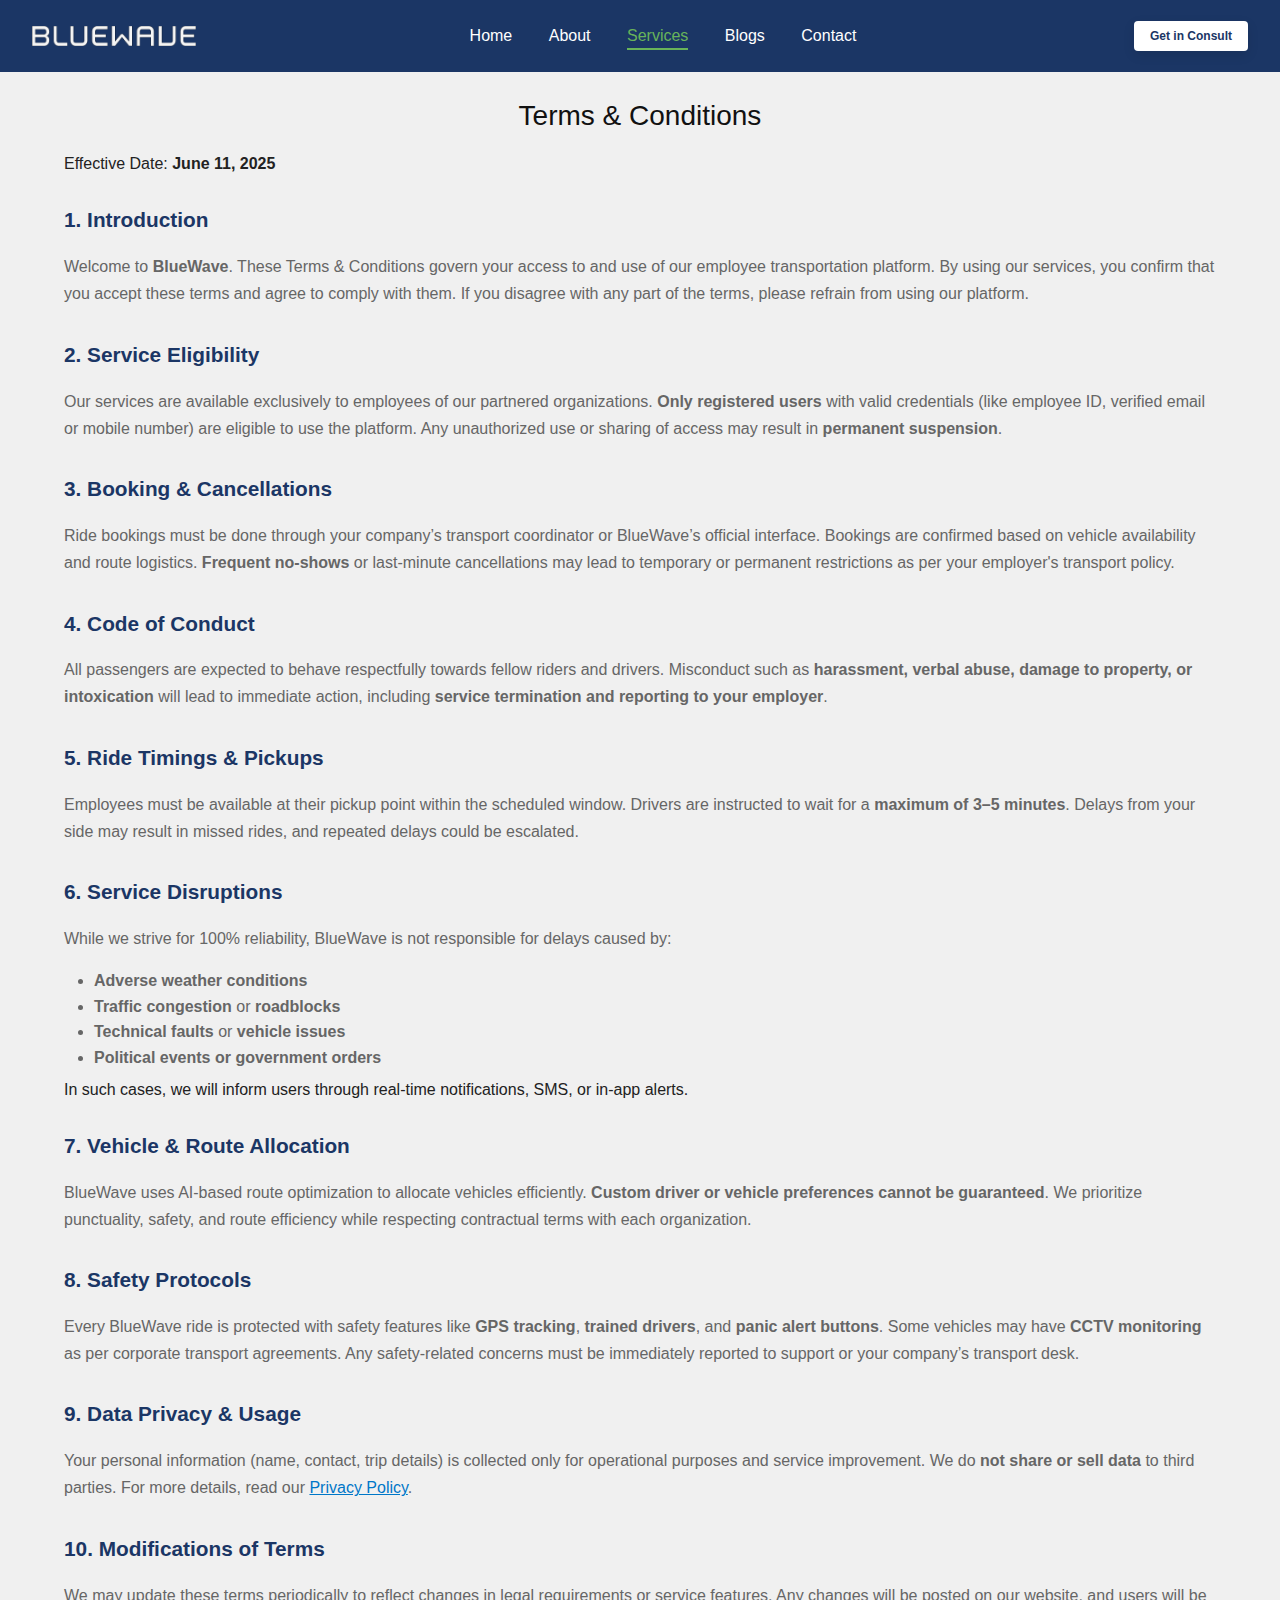
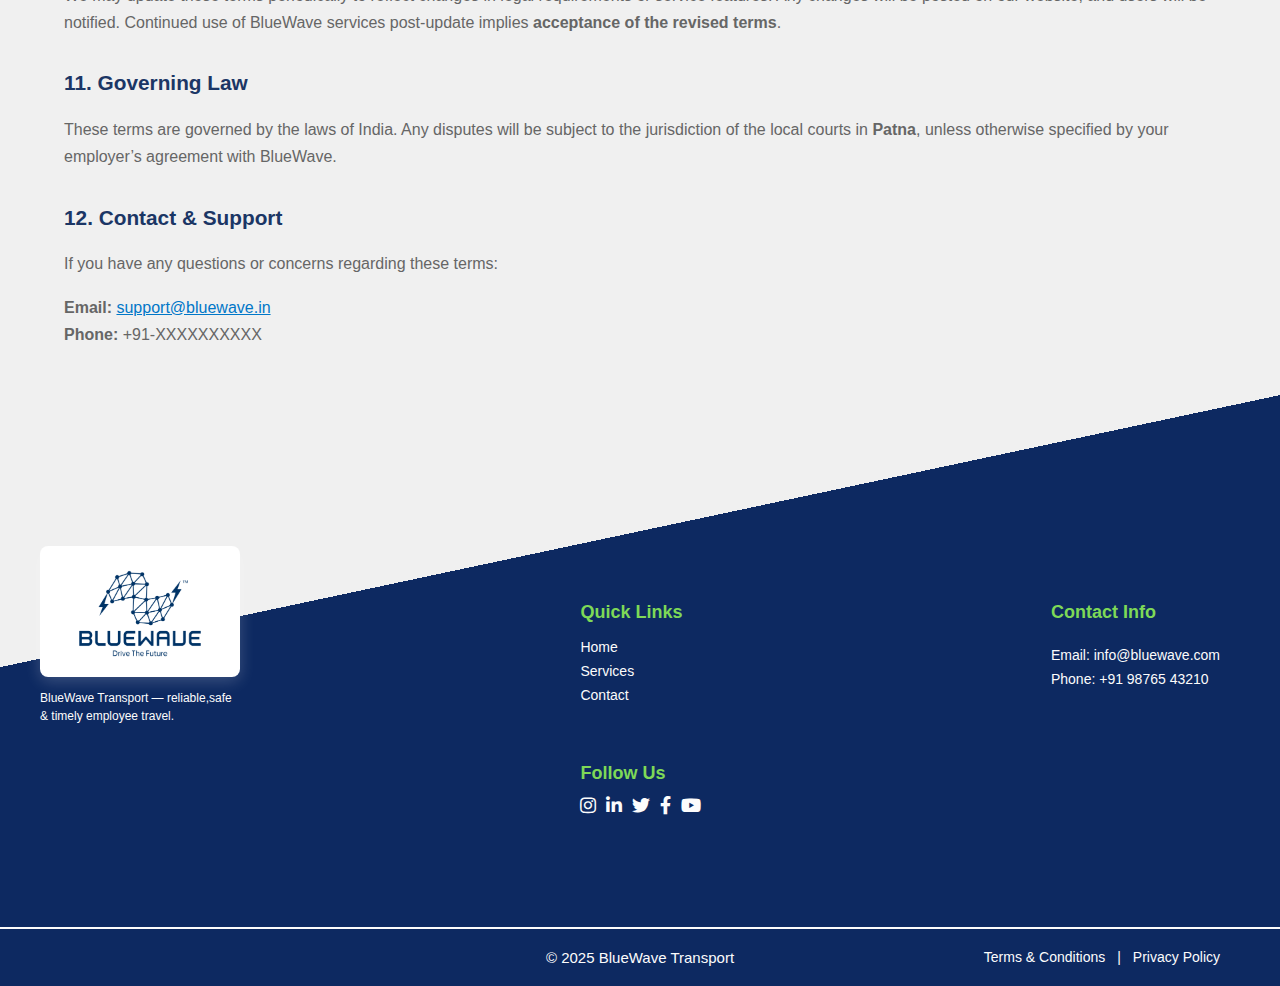
<file: t&c-privacy/t&c.html>
<!DOCTYPE html>
<html lang="en">

<head>
    <meta charset="UTF-8" />
    <meta name="viewport" content="width=device-width, initial-scale=1.0" />
    <title>BlueWave Transport Services</title>
    <link rel="stylesheet" href="./../theme.css" />
    <link rel="stylesheet" href="./style.css">
    <link rel="stylesheet" href="https://cdnjs.cloudflare.com/ajax/libs/font-awesome/5.15.4/css/all.min.css" />
    <link href="https://unpkg.com/boxicons@2.1.4/css/boxicons.min.css" rel="stylesheet">



    <style>

    </style>
</head>

<body>
    <!-- ✅ HERO SECTION WITH BACKGROUND CAROUSEL -->
    <section class="hero-section">


        <!-- ✅ Your Overlay and Content -->
        <header class="navbar">
            <div class="logo-container">
                <img src="./../asests/logo-name.png" class="logo full-logo" />
                <img src="./../asests/Favicon C.svg" class="logo small-logo" />
            </div>

            <!-- ✅ Toggle button for mobile -->
            <button id="menu-toggle" class="menu-toggle">☰</button>

            <!-- ✅ Dropdown for mobile view -->
            <div class="dropdown-card" id="dropdownCard">
                <div class="dropdown-links">
                    <a href="./../index.html">Home</a>

                    <a href="./../aboutus/about.html">About</a>

                    <a href="#">Services</a>

                    <a href="./../blogpage/blogpage.html">Blogs</a>

                    <a href="./../contactpage/contact.html">Contact</a>

                   <a href="./../consultPage/consult.html"> <button class="btn-primary">Get in Consult</button></a>
                </div>
            </div>

            <!-- ✅ Normal navbar links for desktop -->
            <nav class="nav-links" id="nav-links">
                <a href="./../index.html" >Home</a>
                <a href="./../aboutus/about.html">About</a>
                <a href="#" class="active">Services</a>
                <a href="./../blogpage/blogpage.html">Blogs</a>
                <a href="./../contactpage/contact.html">Contact</a>
               
            </nav>

            <!-- ✅ CTA for desktop -->
              <a href="./../consultPage/consult.html">
             <div class="cta" id="cta-btn">
                <button class="btn-primary">Get in Consult</button>
            </div>
           </a>
        </header>


<section class="content-section terms-section">
  <div class="container">
    <h2 class="center-text">Terms & Conditions</h2>
    <p class="small-text center-text">Effective Date: <strong>June 11, 2025</strong></p>

    <div class="terms-content">
      <h3>1. Introduction</h3>
      <p>Welcome to <strong>BlueWave</strong>. These Terms & Conditions govern your access to and use of our employee transportation platform. By using our services, you confirm that you accept these terms and agree to comply with them. If you disagree with any part of the terms, please refrain from using our platform.</p>

      <h3>2. Service Eligibility</h3>
      <p>Our services are available exclusively to employees of our partnered organizations. <strong>Only registered users</strong> with valid credentials (like employee ID, verified email or mobile number) are eligible to use the platform. Any unauthorized use or sharing of access may result in <strong>permanent suspension</strong>.</p>

      <h3>3. Booking & Cancellations</h3>
      <p>Ride bookings must be done through your company’s transport coordinator or BlueWave’s official interface. Bookings are confirmed based on vehicle availability and route logistics. <strong>Frequent no-shows</strong> or last-minute cancellations may lead to temporary or permanent restrictions as per your employer's transport policy.</p>

      <h3>4. Code of Conduct</h3>
      <p>All passengers are expected to behave respectfully towards fellow riders and drivers. Misconduct such as <strong>harassment, verbal abuse, damage to property, or intoxication</strong> will lead to immediate action, including <strong>service termination and reporting to your employer</strong>.</p>

      <h3>5. Ride Timings & Pickups</h3>
      <p>Employees must be available at their pickup point within the scheduled window. Drivers are instructed to wait for a <strong>maximum of 3–5 minutes</strong>. Delays from your side may result in missed rides, and repeated delays could be escalated.</p>

      <h3>6. Service Disruptions</h3>
      <p>While we strive for 100% reliability, BlueWave is not responsible for delays caused by:
        <ul>
          <li><strong>Adverse weather conditions</strong></li>
          <li><strong>Traffic congestion</strong> or <strong>roadblocks</strong></li>
          <li><strong>Technical faults</strong> or <strong>vehicle issues</strong></li>
          <li><strong>Political events or government orders</strong></li>
        </ul>
        In such cases, we will inform users through real-time notifications, SMS, or in-app alerts.
      </p>

      <h3>7. Vehicle & Route Allocation</h3>
      <p>BlueWave uses AI-based route optimization to allocate vehicles efficiently. <strong>Custom driver or vehicle preferences cannot be guaranteed</strong>. We prioritize punctuality, safety, and route efficiency while respecting contractual terms with each organization.</p>

      <h3>8. Safety Protocols</h3>
      <p>Every BlueWave ride is protected with safety features like <strong>GPS tracking</strong>, <strong>trained drivers</strong>, and <strong>panic alert buttons</strong>. Some vehicles may have <strong>CCTV monitoring</strong> as per corporate transport agreements. Any safety-related concerns must be immediately reported to support or your company’s transport desk.</p>

      <h3>9. Data Privacy & Usage</h3>
      <p>Your personal information (name, contact, trip details) is collected only for operational purposes and service improvement. We do <strong>not share or sell data</strong> to third parties. For more details, read our <a href="./privacy.html">Privacy Policy</a>.</p>

      <h3>10. Modifications of Terms</h3>
      <p>We may update these terms periodically to reflect changes in legal requirements or service features. Any changes will be posted on our website, and users will be notified. Continued use of BlueWave services post-update implies <strong>acceptance of the revised terms</strong>.</p>

      <h3>11. Governing Law</h3>
      <p>These terms are governed by the laws of India. Any disputes will be subject to the jurisdiction of the local courts in <strong>Patna</strong>, unless otherwise specified by your employer’s agreement with BlueWave.</p>

      <h3>12. Contact & Support</h3>
      <p>If you have any questions or concerns regarding these terms:</p>
      <p>
        <strong>Email:</strong> <a href="mailto:support@bluewave.in">support@bluewave.in</a><br>
        <strong>Phone:</strong> +91-XXXXXXXXXX
      </p>
    </div>
  </div>
</section>





        <footer class="footer-section">
        <div class="zigzag-bg">
            <div class="footer-content footer-container">
                <!-- Left: Logo on diagonal -->
                <div class="footer-logo">
                    <img src="./../asests/Logo B 3.png" alt="BlueWave Logo" class="footer-logo-img" />
                    <p class="footer-tagline">BlueWave Transport — reliable,safe & timely employee travel.</p>
                </div>

                <!-- Center: Quick Links and Follow Us -->
                <div class="footer-center">
                    <div class="footer-column">
                        <h4>Quick Links</h4>
                        <ul>
                            <li><a href="/">Home</a></li>
                            <li><a href="/services">Services</a></li>
                            <li><a href="/contact">Contact</a></li>
                            <!-- <li><a href="/terms.html">Terms</a></li>
                            <li><a href="/privacy.html">Privacy</a></li> -->
                        </ul>
                    </div>
                    <div class="footer-column">
                        <h4>Follow Us</h4>
                        <div class="social-icons">
                            <a href="#"><i class="fab fa-instagram"></i></a>
                            <a href="#"><i class="fab fa-linkedin-in"></i></a>
                            <a href="#"><i class="fab fa-twitter"></i></a>
                            <a href="#"><i class="fab fa-facebook-f"></i></a> <!-- Facebook -->
                            <a href="#"><i class="fab fa-youtube"></i></a> <!-- YouTube -->
                        </div>
                    </div>

                </div>

                <!-- Right: Contact Info -->
                <div class="footer-contact">
                    <h4>Contact Info</h4>
                    <ul>
                        <li>Email: info@bluewave.com</li>
                        <li>Phone: +91 98765 43210</li>
                    </ul>
                </div>
            </div>
        </div>

       <div class="footer-bottom">
  <div class="footer-bottom-content">
    <p class="footer-copy">© 2025 BlueWave Transport</p>

    <div class="footer-bottom-links">
      <a href="./t&c.html">Terms & Conditions</a>
      <span>|</span>
      <a href="./privacy.html">Privacy Policy</a>
    </div>
  </div>
</div>

    </footer>

    <script src="./script.js"></script>
</body>



<!-- <div class="footer-animation-container"></div>
            <div class="footer-bg"></div>
            <div class="moving-car">
                <img src="./asests/Corporate Ride on a Smooth Journey.png" class="cab-animation" />
            </div> -->
</file>
<file: theme.css>
:root {
    /* Primary Colors */
    --color-primary-dark: #1B3665;
    --color-primary: #0077C8;
    --color-accent: #68B35A;
  
    /* Neutral Colors */
    --color-dark: #222222;
    --color-light: #F0F0F0;
    --color-white: #ffffff;
  
    /* Text Colors */
    --text-primary: var(--color-dark);
    --text-light: var(--color-white);
    --text-muted: #666666;
  
    /* Background Colors */
    --bg-primary: var(--color-primary);
    --bg-light: var(--color-light);
    --bg-dark: var(--color-dark);
    --bg-white: var(--color-white);
  
    /* Border Colors */
    --border-light: #e0e0e0;
    --border-dark: var(--color-dark);
    --border-accent: var(--color-accent);
  
    /* Button Colors */
    --btn-primary-bg: var(--color-primary);
    --btn-primary-hover: #005fa3;
    --btn-accent-bg: var(--color-accent);
    --btn-accent-hover: #4d8e47;
    --btn-disabled-bg: #cccccc;
  
    /* Others */
    --box-shadow-light: 0 2px 8px rgba(0, 0, 0, 0.05);
    --box-shadow-dark: 0 4px 12px rgba(0, 0, 0, 0.1);
    --radius-small: 4px;
    --radius-medium: 8px;
    --radius-large: 16px;
  
    /* Fonts */
    --font-base: 'Inter', sans-serif;
    --font-size-base: 16px;
    --font-size-small: 14px;
    --font-size-large: 20px;
  }
</file>
<file: style.css>
*,
*::before,
*::after {
    box-sizing: border-box;
}

body {
    margin: 0;
    padding: 0;
    font-family: var(--font-base);
    background: var(--bg-light);
    color: var(--text-primary);
    /* overflow-x: hidden; */
}

/* HERO SECTION */
.hero-section {
    /* background: url('./asests/herobluewave.png') no-repeat center center/cover; */
    height: 100%;
    width: 100%;
    position: relative;
    font-family: var(--font-base);
    color: var(--text-light);
    overflow: hidden;

}

/* ========== SLIDER STYLING ========== */

/* .background-overlay {
    position: absolute;
    top: 0;
    left: 0;
    width: 100%;
    height: 100%;
    background-size: cover;
    background-position: center;
    background-repeat: no-repeat;
    z-index: 0;
    transition: background-image 1s ease-in-out;
  } */

/* .background-overlay {
    opacity: 1;
    transition: opacity 1s ease-in-out, background-image 1s ease-in-out;
  } */


/* Main slider wrapper and slides */
.slider-wrapper {
    position: relative;
    height: 100vh;
    overflow: hidden;
}

.slides {
    display: flex;
  width: 100vw;
  overflow: hidden;
transition: transform 0.5s ease-in-out;}

.slide {
    width: 100vw;
    height: 100vh;
    flex: 0 0 100vw;
    flex-shrink: 0;
    background-size: cover;
    background-position: center;
    background-repeat: no-repeat;
    display: flex;
    position: relative;
    align-items: center;
    justify-content: center;
    color: white;
    font-size: 3rem;
}

/* Hero content inside slides */
.hero-content {
    max-width: 800px;
    width: 100%;
    padding: 0 1rem;
    text-align: center;
}

.hero-content h1 {
    font-size: 2.5rem;
    margin-bottom: 1rem;
}

.hero-content p {
    font-size: 1.2rem;
    margin-bottom: 2rem;
}

/* Button styling */
/* .btn-primary {
   background-color: var(--color-primary-dark);
    padding: 0.75rem 1.5rem;
    color: white;
    border: none;
    border-radius: 8px;
    cursor: pointer;
    transition: background-color 0.3s ease;
}

.btn-primary:hover {
    background-color: #0056b3;
} */

/* Navigation buttons */
/* .nav-btn {
    position: absolute;
    top: 50%;
    transform: translateY(-50%);
    color: white;
   
    cursor: pointer;
    padding: 0.8rem;
    border-radius: 50%;
    background: rgba(0, 0, 0, 0.4);
    transition: all 0.3s ease;
    z-index: 10;
} */

/* .nav-btn:hover {
    background: rgba(255, 255, 255, 0.7);
    color: black;
} */

/* .prev {
    left: 20px;
}

.next {
    right: 20px;
} */

/* Dot indicators */
/* .dots {
    position: absolute;
    bottom: 20px;
    left: 50%;
    transform: translateX(-50%);
    display: flex;
    gap: 10px;
    z-index: 3;
}

.dot {
    width: 12px;
    height: 12px;
    border-radius: 50%;
    background: white;
    opacity: 0.5;
    cursor: pointer;
}

.dot.active {
    background: var(--btn-accent-hover);
    opacity: 1;
} */

/* Mobile responsiveness */
@media (max-width: 768px) {
    .hero-content h1 {
        font-size: 2rem;
        margin-bottom: 0.5rem;
    }

    .hero-content p {
        font-size: 1rem;
        margin-bottom: 1rem;
    }

    .btn-primary {
        padding: 0.6rem 1.2rem;
        font-size: 1rem;
    }

    .nav-btn {
        font-size: 1.5rem;
        padding: 0.6rem;
    }

    .dots {
        bottom: 10px;
    }
}

/* Extra small mobile (up to 480px) */
@media (max-width: 480px) {
    .hero-content h1 {
        font-size: 1.5rem;
    }

    .hero-content p {
        font-size: 0.9rem;
    }

    .btn-primary {
        padding: 0.5rem 1rem;
        font-size: 0.9rem;
    }
}

/* NAVBAR


/* ========== NAVBAR STYLING ========== */
.logo-container {
    position: relative;
    width: 160px; /* Adjust width to match wider logo */
    height: 40px;  /* Set max height */
    display: flex;
    align-items: center;
    justify-content: flex-start;
    flex-shrink: 0;
  }
  
  /* Common styles */
  .logo {
    position: absolute;
    top: 50%;
    left: 0;
    transform: translateY(-50%);
    object-fit: contain;
  
    transition: opacity 0.3s ease;
  }
  
  /* Individual sizes */
  .full-logo {
    height: 20px;
    display: block;
  }
  
  .small-logo {
    height: 40px;
    display: none;
  }
  
  

.navbar {
    position: fixed;
    top: 0;
    left: 0;
    right: 0;
    padding: 1rem 2rem;
    display: flex;
    justify-content: space-between;
    align-items: center;
    z-index: 9999;
    transition: background-color 0.3s ease;
    background-color: transparent;
}

.navbar.scrolled {
    background-color: var(--color-primary-dark);
    z-index: 99999999;
}

/* Hamburger Icon */
.menu-toggle {
    background: none;
    border: none;
    font-size: 2rem;
    cursor: pointer;
    color: white; /* White icon */
    display: none; /* hidden by default */
    z-index: 1000;
}

/* .menu-toggle span {
    width: 25px;
    height: 3px;
    background-color: var(--text-light);
    border-radius: 3px;
} */

/* Responsive Nav */
@media (max-width: 768px) {
    .menu-toggle {
        display: block;
    }

    .nav-links,
    .cta {
        display: none !important;
        flex-direction: column;
        width: 100%;
        background-color: var(--color-primary-dark);
        padding: 1rem;
        text-align: center;
    }

    .navbar.active .nav-links,
    .navbar.active .cta {
        display: flex;
    }
}

.nav-links a.active,
.nav-links a:hover {
    color: var(--btn-accent-bg, #0077c8);
}

.nav-links a.active::after,
.nav-links a:hover::after {
    width: 100%;
}


/* ========== DROPDOWN STYLING ========== */
.dropdown-card {
    display: none;
    position: absolute;
    top: 100%;
    right: 2rem;
    width: 75vw;
    max-width: 200px;
    background: white;
    border-radius: var(--radius-medium);
    box-shadow: var(--box-shadow-dark);
    margin-top: 1rem;
    z-index: 999;
    overflow: hidden;
    /* background-image: url("data:image/svg+xml,%3Csvg viewBox='0 0 1440 320' xmlns='http://www.w3.org/2000/svg'%3E%3Cpath fill='%230077C8' fill-opacity='0.15' d='M0,160L60,138.7C120,117,240,75,360,101.3C480,128,600,224,720,229.3C840,235,960,149,1080,138.7C1200,128,1320,192,1380,224L1440,256L1440,0L1380,0C1320,0,1200,0,1080,0C960,0,840,0,720,0C600,0,480,0,360,0C240,0,120,0,60,0L0,0Z'%3E%3C/path%3E%3C/svg%3E");
    background-repeat: no-repeat; */
    background-position: bottom;
    background-size: cover;
    padding: 1.5rem 2rem;
}

.dropdown-card.active {
    display: block;
}

.dropdown-links {
    display: flex;
    flex-direction: column;
    gap: 0.8rem;
}

.dropdown-links a {
    text-decoration: none;
    color: var(--text-primary);
    font-size: 1rem;
    padding: 0.5rem 0;
    transition: color 0.3s ease;
}

.dropdown-links a:hover {
    color: var(--btn-accent-bg);
}

/* Clean horizontal divider */
.dropdown-links hr {
    border: none;
    height: 1.5px;
    background-color: #ccc;
    /* Initial light grey */
    opacity: 0.8;
    margin: 0.2rem 0;
    transition: background-color 0.3s ease;
}

.dropdown-links a:hover+hr {
    background-color: var(--btn-accent-bg);
}

.dropdown-links .btn-primary {
    margin-top: 1rem;
    align-self: flex-start;
    background-color: var(--btn-accent-bg);
    color: white;
}

/* Responsive Dropdown */
@media (max-width: 768px) {
    .dropdown-card {
        width: 75vw;
        right: 1rem;
    }
}

/* ========== MAIN NAV LINKS ========== */
.nav-links a {
    position: relative;
    margin: 0 1rem;
    color: var(--text-light);
    text-decoration: none;
    transition: color 0.3s ease;
}

.nav-links a::after {
    content: "";
    position: absolute;
    bottom: -6px;
    left: 0;
    width: 0;
    height: 2px;
    background-color: var(--btn-accent-bg);
    transition: width 0.3s ease;
}

.nav-links a:hover::after {
    width: 100%;
}

.nav-links a:hover {
    color: var(--btn-accent-bg);
}

/* .cta .btn-primary {
    padding: 0.5rem 1.2rem;
    font-size: var(--font-size-small);
} */


/* HERO CONTENT */
.hero-content {
    max-width: 800px;
    padding: 0 1rem;
    width: 100vw;
}

.hero-content h1 {
    font-size: 3rem;
    margin-bottom: 1rem;
}

.hero-content p {
    font-size: 1.2rem;
    margin-bottom: 2rem;
}

.btn-primary {
    background-color: var(--text-light);
    color: var(--color-primary-dark);
    padding: 0.5rem 1rem;
    border: none;
    border-radius: 4px;
    cursor: pointer;
    font-size: 12px;
    font-weight: 600;
    transition: background-color 0.3s ease;
    box-shadow: var(--box-shadow-dark);
    white-space: nowrap;
}

.btn-primary:hover {
    background-color: var(--color-light);
}

/* section:not(.hero-section) {
    padding: 3rem 2rem;
    max-width: 1200px;
    margin: 0 auto;
    position: relative;
    z-index: 1;
} */

.features,
.blog-grid,
.client-logos {
    display: grid;
    grid-template-columns: repeat(auto-fit, minmax(250px, 1fr));
    gap: 2rem;
    margin-top: 2rem;
}

.card {
    background: var(--bg-white);
    border: 1px solid var(--border-light);
    padding: 1.5rem;
    border-radius: var(--radius-medium);
    box-shadow: var(--box-shadow-light);
}

.card h3 {
    margin-top: 0;
}

.logos img {
    max-width: 100px;
    object-fit: contain;
    margin: auto;
}

.how-it-works {
    display: flex;
    justify-content: space-between;
    gap: 2rem;
}

.how-step {
    flex: 1;
    text-align: center;
    padding: 1rem;
}



form input,
form textarea {
    width: 100%;
    padding: 0.75rem;
    margin-bottom: 1rem;
    border: 1px solid var(--border-light);
    border-radius: var(--radius-medium);
}

form button {
    background: var(--btn-primary-bg);
    color: white;
    padding: 0.75rem 1.5rem;
    border: none;
    border-radius: var(--radius-medium);
    cursor: pointer;
}

/* overview  */


/* General Overview Section */
/* .overview {
    background-color: var(--bg-light);
    padding: 0px 20px; /
}

.overview-container {
    display: flex;
    align-items: stretch; 
    justify-content: space-between;
    flex-wrap: wrap;
    gap: 40px;
   
}


.overview-text {
    flex: 1;
    max-width: 600px;
    padding: 0px 20px;
    display: flex;
    flex-direction: column;
    justify-content: center;
}

.section-title {
    font-size: 28px !important;
    
 
    margin-bottom: 15px;
   
    font-weight: 500 !important;
    color: #111111  !important;
    margin-bottom: 40px;

   
}

.section-description {
    font-size: 16px;
    color: var(--text-muted);
    margin-bottom: 40px;
}


.service-tree {
    display: flex;
    flex-direction: column;
    gap: 40px;
}

.tree-item {
    display: flex;
  
    gap: 20px;
    position: relative;
}

.tree-icon {
    color: #28a745; 
    width: 50px; 
    height: 50px; 
    font-size: 30px; 
    flex-shrink: 0;
    display: flex;
    align-items: center;
    justify-content: center;
    position: relative;
}

.tree-content h4 {
   
    color: var(--color-primary-dark);
    margin: 0;
    
}

.tree-content p {
    margin: 0;
    color: var(--text-muted);
    font-size: 15px;
    
}


.overview-image {
    flex: 1;
    margin-top: 35px;
    display: flex;
    justify-content: center;
    align-items: stretch; 
    height: auto;
   
}

.overview-image img {
    width: 100%;
    height: 100%;
    object-fit: cover; 
    border-radius: 10px;
    display: block;
}


@media (max-width: 768px) {
    .overview-container {
        flex-direction: column;
        align-items: center;
        text-align: center;
        gap: 40px;
    }

    .overview-text,
    .overview-image {
        flex: 1 1 100%;
    }

    .overview-image {
        padding-top: 30px;
        justify-content: center;
        align-items: center;
    }

    .overview-image img {
        margin: 0 auto;
    }

    .service-tree {
        align-items: center;
    }

    .tree-item {
        flex-direction: column;
        align-items: center;
        text-align: center;
    }

    .tree-icon {
        margin-bottom: 10px;
    }

    .tree-content {
        margin-left: 0;
    }
}
 */




/* CSS */
.services-overview {
    font-family: Arial, sans-serif;
    position: relative;
    overflow: hidden;
    text-align: center;
  }
  .service-container{
    max-width: 1200px;
    margin: 0 auto;
    padding: 20px 20px ;
  }

  .services-overview h2 {
    text-align: center;
    font-size: 28px;
    font-weight: 500;
    color: #111111;
    /* margin-bottom: 40px; */
  }
  
  .services-overview p {
    font-size: 15px;
    color: #555;
    margin-bottom: 60px;
    max-width: 600px;
    margin-inline: auto;
    line-height: 1.6;
    position: relative;
    z-index: 2;
  }
  
  .timeline-container {
    position: relative;
    max-width: 1100px;
    margin: 0 auto;
    min-height: 300px;

  }
  
  .timeline-img {
    width: 100%;
    max-height: 400px;
    padding-top: 100px;
    object-fit: contain;
    position: absolute;
    top: 0;
    left: 0;
    z-index: 1;
  }
  
  .point {
    position: absolute;
    display: flex;
    z-index: 2;
    color: #222;
  }
  
  /* Icons */
  .icon {
    font-size: 20px;
    line-height: 1;
   
    margin-top: 2px;
    flex-shrink: 0;
  }
  
  /* Point 1 */
  .point1 {
    top: -20px;
    left: 16%;
    flex-direction: column;
    align-items: flex-start;
    text-align: left;
    gap: 2px;
  }
  
  /* Point 2 */
  .point2 {
    top: 255px;
    left: 33%;
    flex-direction: row;
    gap: 10px;
  }
  
  .point2 .icon-text {
    display: flex;
    flex-direction: row;
    align-items: flex-start;
    gap: 10px;
    text-align: left;
  }
  
  .point2 .text-content {
    display: flex;
    flex-direction: column;
    justify-content: flex-start;
    max-width: 260px;
  }
  
  .point2 .text-content h4 {
    color: #000; /* Title black */
    font-size: 16px;
    margin-bottom: 4px;
  }
  
  .point2 .text-content p {
    color: var(--color-primary-dark, #004080); /* Description blue */
    font-size: 14px;
    line-height: 1.5;
  }
  
  /* Point 3 */
  .point3 {
    top: 12px;
    right: 19%;
    flex-direction: column;
    align-items: flex-start;
    text-align: left;
    gap: 2px;
  }
  
  /* Shared text content */
  .text-content {
    max-width: 260px;
  }
  
  .text-content h4 {
    color: #000;
    font-size: 16px;
    margin: 2px 0 4px 0;
  }
  
  .text-content p {
    color: var(--color-primary-dark, #004080);
    font-size: 14px;
    line-height: 1.5;
    margin: 0;
  }
  
  /* Responsive for tablets and below */
  @media (max-width: 768px) {
    .timeline-img {
      display: none;
    }
  
    .timeline-container {
      display: flex;
      flex-direction: column;
      align-items: center;
    }
  
    .point {
      position: static;
      margin-bottom: 40px;
      flex-direction: column;
      align-items: center;
      text-align: center;
    }
  
    .point2 .icon-text {
      flex-direction: column;
      align-items: center;
      text-align: center;
    }
  
    .text-content {
      text-align: center;
    }
  
    .icon {
      font-size: 26px;
    }
  
    .text-content h4 {
      font-size: 15px;
    }
  
    .text-content p {
      font-size: 13px;
    }
  }
  
  
  
  
  
  

/* booking section  */


.booking-process-section {
    margin-top: 80px; /* Add this */
    background-color: #fff;
    padding: 40px 20px;
    font-family: 'Arial', sans-serif;
  }
  
  .booking-container {
    max-width: 800px;
    margin: 0 auto;
  }

  .booking-title {
    text-align: center;
    font-size: 28px;
    font-weight: 500;
    color: #111111;
    margin-bottom: 40px;
  }
  
  .booking-tabs {
    display: flex;
    justify-content: space-between;
    gap: 100px;
    margin-bottom: 30px;
  }
  
  .booking-tab {
    padding: 10px 35px;
    border: none;
    border-radius: 1px;
    background-color: #f0f0f0;
    color: #000;
    font-size: 18px;
    font-weight: 400;
    cursor: pointer;
    transition: all 0.3s;
  }
  
  .booking-tab.active {
    background-color: #4CAF50;
  }
  
  .booking-step-content {
    text-align: left;
  }
  
  .booking-step-content h3 {
    font-size: 26px;
    font-weight: 400;
    margin-bottom: 12px;
    color: #222;
  }
  
  .booking-step-content p {
    font-size: 16px;
    color: #003366;
    line-height: 1.6;
    margin-bottom: 40px;
  }
  
  /* Underline base */
  .underline {
    width: 100%;
    height: 3px;
    margin-top: 30px;
    background: transparent;
    position: relative;
  }
  
  /* Green bar - absolute inside underline */
  .underline::after {
    content: "";
    position: absolute;
    bottom: 0;
    height: 3px;
    background-color: #4CAF50;
    width: 33.33%;
    transition: all 0.3s ease-in-out;
  }
  
  /* Positions */
  .underline-left::after {
    left: 0%;
  }
  .underline-center::after {
    left: 33.33%;
  }
  .underline-right::after {
    left: 66.66%;
  }
  
  @media (max-width: 768px) {
    .booking-tabs {
      gap: 10px;
      justify-content: space-around;
    }
  }
  
  


/* .why-choose-section {
    padding: 60px 20px;
    text-align: center;
    position: relative;
    background-color: var(--bg-light);
    overflow: hidden;
} */

/* .why-choose-section::before {
    content: '';
    position: absolute;
    top: -30px;
    left: -30px;
    right: -30px;
    bottom: -30px;
    background-image: url("data:image/svg+xml,%3Csvg viewBox='0 0 1440 320' xmlns='http://www.w3.org/2000/svg'%3E%3Cpath fill='%230077C8' fill-opacity='0.15' d='M0,64L48,80C96,96,192,128,288,122.7C384,117,480,75,576,90.7C672,107,768,181,864,176C960,171,1056,85,1152,90.7C1248,96,1344,192,1392,240L1440,288L1440,320L1392,320C1344,320,1248,320,1152,320C1056,320,960,320,864,320C768,320,672,320,576,320C480,320,384,320,288,320C192,320,96,320,48,320L0,320Z' /%3E%3C/svg%3E");
    background-repeat: no-repeat;
    background-size: cover;
    border-radius: var(--radius-large);
    z-index: 0;
} */

.why-choose-section {
    padding: 60px 20px;
    text-align: center;
    position: relative; /* Required for ::before to position correctly */
  
    z-index: 1;
  }
  
  /* .why-choose-section::before {
    content: "";
    position: absolute;
    top: 0;
    right: 0;
    width: 180px; 
    height: 180px;
    background-image: url('./asests/Vectorbackground.png'); 
    background-repeat: no-repeat;
    background-size: 550px auto; 
    background-position: top right;
    opacity: 0.08;
    z-index: 0;
    pointer-events: none;
  } */
  
  


  .why-choose-us-title {
    text-align: center;
    font-size: 28px;
    font-weight: 500;
    color: #111111;
    margin-bottom: 40px;
  }
  
  .features {
    display: flex;
    flex-wrap: wrap;
    justify-content: center;
    position: relative;
    z-index: 2;
    gap: 30px;
    max-width: 1200px;
    margin: 0 auto;
    padding: 0 16px;
  }
  
  
  /* Tablets */
  /* @media (max-width: 1024px) {
    .features {
      grid-template-columns: repeat(2, 1fr);
      place-items: center;
    }
  } */
  
  /* Mobiles */
  @media (max-width: 600px) {
    .features {
      grid-template-columns: 1fr;
      place-items: center; /* ✅ center the single card horizontally */
    }
  }
  
  .card {
    background: #fff;
    padding: 30px 20px 30px;
    border-radius: 0; /* ✅ Explicitly no rounded corners */
    box-shadow: 0 4px 16px rgba(0, 0, 0, 0.05);
    transition: transform 0.3s ease, box-shadow 0.3s ease;
    max-width: 300px;
    position: relative;
    display: flex;
    flex-direction: column;
    align-items: center;
    overflow: visible;
    margin-top: 20px;
  }
  
  
  .card:hover {
    transform: translateY(-8px);
    box-shadow: 0 12px 24px rgba(0, 0, 0, 0.1);
  }
  
  .icon-wrapper {
    position: absolute;         /* ✅ Take out from normal flow */
    top: -35px;                 /* ✅ Push icon upward */
    /* background-color: #fff;     optional, match card or page background */
    width: 70px;
    height: 70px;
    display: flex;
    justify-content: center;
    align-items: center;
    /* box-shadow: 0 4px 12px rgba(0, 0, 0, 0.08); */
    border-radius: 50%;
    transition: background 0.3s, transform 0.3s;
    z-index: 1;
  }
  
  
  .card:hover .icon-wrapper {
    /* background-color: #d1f3de; */
    transform: scale(1.1);
  }
  
  .icon {
    font-size: 40px;
    color: #28a745; /* consistent green */
    transition: color 0.3s;
  }
  
  .card:hover .icon {
    color: #22aa3c;
  }
  
  .card h3 {
    font-size: 18px;
    font-weight: 600;
    margin-bottom: 10px;
    margin-top: 20px;
color: var(--color-primary-dark);  }
  
  .card p {
    font-size: 14px;
    color: #555;
    text-align: center;
  }
  
  /* Responsive tweaks for small screens */
  @media (max-width: 480px) {
    .section-title {
      font-size: 26px;
    }
  
    .card {
      padding: 40px 15px 25px;
    }
  
    .icon-wrapper {
      width: 60px;
      height: 60px;
    }
  
    .icon {
      font-size: 22px;
    }
  
    .card h3 {
      font-size: 16px;
    }
  
    .card p {
      font-size: 13px;
    }
  }
  
  /* @media (max-width: 768px) {
    .features {
      grid-template-columns: 1fr;
    }
  } */

  /* @media (min-width: 1024px) {
    .card {
      padding: 60px 30px 40px;
    }
  
    .icon-wrapper {
      width: 80px;
      height: 80px;
    }
  
    .icon {
      font-size: 56px;
    }
  } */



  .how-it-works-section {
    padding: 60px 20px;
    text-align: center;
    background-color: var(--bg-white);
    font-family: var(--font-base);
  }
  
 
  .how-it-works-title{
    text-align: center;
    font-size: 28px;
    font-weight: 500;
    color: #111111;
    margin-bottom: 40px;
  }
  
  .work-steps {
    display: flex;
    justify-content: center;
    gap: 30px;
    flex-wrap: wrap;
  }
  
  .step-card {
    background: var(--bg-light);
    padding: 60px 20px 30px;
    width: 280px;
    box-shadow: var(--box-shadow-light);
    position: relative;
    text-align: center;
    /* border-radius: var(--radius-medium); */
    border: 2px solid transparent;
    transition: all 0.3s ease;
    margin-top: 40px;
  }
  
  .step-card:hover {
    transform: translateY(-8px);
    box-shadow: var(--box-shadow-dark);
    /* border-color: var(--color-accent); */
  }
  
  .icon-circle {
    position: absolute;
    top: -35px;
    left: 50%;
    transform: translateX(-50%);
    /* background-color: var(--bg-white);
    border: 3px solid var(--color-accent); */
    width: 70px;
    height: 70px;
    border-radius: 50%;
    display: flex;
    align-items: center;
    justify-content: center;
  }
  
  .icon-circle svg {
    width: 50px;
    height: 50px;
  }
  
  .step-card h3 {
    margin-top: 20px;
    font-size: 18px;
    color: var(--color-primary-dark);
    font-weight: 600;
  }
  
  .step-card p {
    font-size: 14px;
    color: var(--text-muted);
    margin-top: 10px;
  }
  
  /* Responsive */
  @media (max-width: 768px) {
    .work-steps {
      flex-direction: column;
      align-items: center;
    }
  
    .step-card {
      width: 90%;
    }
  }
  


  
/* How It Works Section */
/* Section Setup */
/* .how-it-works-section {
    padding: 50px 20px;
    text-align: center;
    position: relative;
    overflow: hidden;
}

/* .how-it-works-section::before {
    content: "";
    position: absolute;
    top: 0;
    left: 0;
    width: 100%;
    height: 100%;
    background: url("data:image/svg+xml,%3Csvg viewBox='0 0 1440 320' xmlns='http://www.w3.org/2000/svg'%3E%3Cpath fill='%230077C8' fill-opacity='0.15' d='M0,160L60,138.7C120,117,240,75,360,101.3C480,128,600,224,720,229.3C840,235,960,149,1080,138.7C1200,128,1320,192,1380,224L1440,256L1440,0L1380,0C1320,0,1200,0,1080,0C960,0,840,0,720,0C600,0,480,0,360,0C240,0,120,0,60,0L0,0Z'%3E%3C/path%3E%3C/svg%3E") no-repeat center top;
    background-size: contain;
    z-index: -1;
} */

/* .section-title {
    font-size: 2.2rem;
    color: var(--color-primary-dark);
    margin-bottom: 30px;
    font-weight: 700;
} */

/* Flex container */
/* .how-it-works {
    display: flex;
    justify-content: center;
    flex-wrap: wrap;
    gap: 40px;
}

/* Wrapper handles spacing and responsiveness */
/* .step-wrapper {
    flex: 1 1 300px;
    display: flex;
    justify-content: center;
    align-items: center;
} */




/* Card inside border */
/* .how-step {
    background-color: var(--bg-white);
    padding: 30px 25px;
    border-radius: var(--radius-medium);
    text-align: center;
    /* box-shadow: var(--box-shadow-dark); */
    /* box-shadow: 0 10px 30px rgba(0, 119, 200, 0.15);
    border: 1px solid var(--color-primary);
    transition: all 0.3s ease-in-out;
    width: 100%;
    max-width: 320px;
    position: relative;
}


.how-step:hover {
    transform: translateY(-6px);
    box-shadow: 0 10px 30px rgba(--color-primary);
    border: 1px solid var(--color-primary);
} */ 

/* Icon */

/* .step-icon {
    width: 80px;
    height: 80px;
    object-fit: contain;
    border-radius: 50%;
    /* background-color: var(--color-light); */
    /* padding: 10px;
    box-shadow: inset 0 0 5px rgba(0, 0, 0, 0.05);
} */


/* .step-icon-wrapper {
   
    display: inline-block;
}  */



/* 
@keyframes sparkle {
    0% {
        transform: translate(-50%, -50%) scale(1);
        opacity: 0.4;
    }

    50% {
        transform: translate(-50%, -50%) scale(1.2);
        opacity: 0.9;
    }

    100% {
        transform: translate(-50%, -50%) scale(1);
        opacity: 0.4;
    }
} */

/* Headings and Text */
/* .how-step h3 {
    font-size: 20px;
    font-weight: 600;
    color: var(--color-primary-dark);
    margin-bottom: 8px;
}

.how-step p {
    font-size: var(--font-size-small);
    color: var(--text-muted);
    line-height: 1.5;
} */

/* Glow animation */
/* @keyframes sparkleGlow {
    0% {
        box-shadow: 0 0 8px var(--color-primary-dark), 0 0 12px var(--color-primary-light);
    }

    100% {
        box-shadow: 0 0 15px var(--color-primary-light), 0 0 25px var(--color-primary-dark);
    }
} */

/* Responsive */
/* @media (max-width: 768px) {
    .how-it-works {
        flex-direction: column;
        gap: 30px;
    }

    .step-wrapper {
        width: 100%;
    }
}  */

/* Testimonials Section */
.testimonials-section {
    background-color: var(--bg-light);
    padding: 60px 20px;
    font-family: var(--font-base);
    color: var(--text-muted);
    text-align: center;
  }

  .testimonial-title{
    text-align: center;
    font-size: 28px;
    font-weight: 500;
    color: #111111;
    margin-bottom: 40px;
  }
  
  .testimonials-section .section-title {
    font-size: var(--font-size-large);
    font-weight: 600;
    color: var(--color-primary-dark);
    margin-bottom: 60px;
  }
  
  .testimonials-section .testimonial-container {
   
    max-width: 1200px;
    margin: 0 auto;
    padding: 20px 20px ;
  }
  
  .testimonial-row {
    display: flex;
    flex-wrap: wrap;
    justify-content: center;
    gap: 24px;
  }
  
  .testimonial-card {
    background-color: var(--bg-white);
    padding: 30px 20px;
    border-radius: var(--radius-medium);
    box-shadow: var(--box-shadow-light);
    flex: 1 1 300px;
    max-width: 360px;
    border: 1px solid var(--border-light);
    display: flex;
    flex-direction: column;
    align-items: center;
    transition: transform 0.3s ease;
  }
  
  .testimonial-card:hover {
    transform: translateY(-5px);
  }
  
  .client-image {
    width: 80px;
    height: 80px;
    border-radius: 50%;
    object-fit: cover;
    border: 2px solid var(--border-light);
    background-color: var(--bg-light);
    margin-bottom: 20px;
  }
  
  .testimonial-text {
    line-height: 1.6;
    font-size: var(--font-size-base);
    color: var(--text-muted);
    margin-bottom: 20px;
  }
  
  .testimonial-divider {
    display: block;
    height: 4px;
    width: 40px;
    background-color: var(--color-accent); /* theme green */
    border-radius: 2px;
    margin: 16px auto;
  }
  
  .client-name {
    font-weight: 600;
    font-size: var(--font-size-small);
    color: var(--color-primary-dark);
    letter-spacing: 0.05em;
    margin: 10px 0 4px;
  }
  
  .client-title {
    font-size: var(--font-size-small);
    color: var(--text-muted);
  }
  
  

/* Clients Section */
/* .clients-section {
    padding: 60px 20px;
    text-align: center;
    position: relative;
} */

/* .clients-section::before {
    content: "";
    position: absolute;
    bottom: -50px;
    left: 0;
    width: 100%;
    height: 100%;
    background: url("data:image/svg+xml,%3Csvg viewBox='0 0 1440 320' xmlns='http://www.w3.org/2000/svg'%3E%3Cpath fill='%230077C8' fill-opacity='0.15' d='M0,160L60,138.7C120,117,240,75,360,101.3C480,128,600,224,720,229.3C840,235,960,149,1080,138.7C1200,128,1320,192,1380,224L1440,256L1440,0L1380,0C1320,0,1200,0,1080,0C960,0,840,0,720,0C600,0,480,0,360,0C240,0,120,0,60,0L0,0Z'%3E%3C/path%3E%3C/svg%3E") no-repeat center top;
    background-size: cover;
    z-index: -1;
} */

/* .section-title {
    font-size: var(--font-size-large);
    color: var(--color-primary-dark);
    margin-bottom: 40px;
    font-weight: 600;
}

.client-logos {
    display: flex;
    justify-content: center;
    align-items: center;
    gap: 30px;
    flex-wrap: wrap;
}

.client-logo {
    padding: 0 20px;
    display: flex;
    align-items: center;
    justify-content: center;
}

.client-logo img {
    max-width: 120px;
    height: auto;
    filter: grayscale(100%);
    transition: filter 0.3s ease;
}

.client-logo img:hover {
    filter: grayscale(0%);
}

.divider {
    width: 1px;
    height: 50px;
    background-color: var(--border-light);
} */

/* Responsive */
/* @media (max-width: 768px) {
    .client-logos {
        flex-direction: column;
    }

    .divider {
        width: 50%;
        height: 1px;
        margin: 15px 0;
    }
} */

/* Blog Section */
.blog-section {
    padding: 30px 20px 40px; /* Reduced top and bottom padding */
    background-color: var(--bg-white);
    text-align: center;
  }

  .blog-section .container {
    max-width: 1200px;
    margin: 0 auto;
    padding: 20px 20px ;
  }
  
  
  .blog-title {
    text-align: center;
    font-size: 28px;
    font-weight: 500;
    color: #111111;
    margin-bottom: 40px;
  }
  
  /* .blog-subtitle {
    font-size: 16px;
    color: var(--text-muted);
    margin-bottom: 40px;
  } */
  
  .blog-scroll-wrapper {
    display: flex;
    gap: 40px;
    overflow-x: auto;
    scroll-snap-type: x mandatory;
    padding-bottom: 10px; /* Less bottom padding */
    -webkit-overflow-scrolling: touch;
    scroll-behavior: smooth;
  }
  
  .blog-scroll-wrapper::-webkit-scrollbar {
    height: 8px;
  }
  
  /* .blog-scroll-wrapper::-webkit-scrollbar-thumb {
    background: var(--color-primary-dark);
    border-radius: 10px;
  } */
  
  .blog-card {
    flex: 0 0 33%;
    background: var(--bg-light);
    padding: 60px 24px; /* Increased padding for more height */
    /* border-radius: var(--radius-medium); */
    display: flex;
    flex-direction: column;
    align-items: center;
    text-align: center;
    box-shadow: var(--box-shadow-light);
    border: 1px solid var(--border-light);
    scroll-snap-align: center;
    transition: transform 0.3s ease, opacity 0.3s ease;
  }
  
  .blog-img {
    width: 70px;
    height: 70px;
    border-radius: 50%;
    object-fit: cover;
    margin: 0 auto 10px;
    margin-bottom: 20px;
    /* border: 2px solid var(--color-primary); */
  }
  
  .blog-text {
    font-size: 18px; /* Increased font size */
    color: var(--text-primary);
    margin-bottom: 24px;
    line-height: 1.8; /* Increased line height for readability */
    text-align: justify; /* Justified text */
    text-justify: inter-word; /* Ensures that the words are spaced evenly */
  }
  
  .blog-card-title {
    font-size: 20px;
    font-weight: 500;
    margin-bottom: 16px;
    color: var(--color-primary-dark);
  }
  
 
  
  /* Hover effect on blog card */
  .blog-card:hover {
    transform: translateY(-10px); /* card lifts up */
    box-shadow: 0 8px 20px rgba(0, 0, 0, 0.1); /* subtle shadow */
  }
  
  /* Reveal link on hover */
  .blog-card:hover .blog-link {
    opacity: 1;
    transform: translateY(0);
  }
  
  
  .blog-link {
    align-self: flex-start;
    text-align: left;
    text-decoration: none;
    color: var(--text-primary);
    border-bottom: 2px solid var(--color-accent);
    font-size: var(--font-size-small);
    padding-bottom: 2px;
    margin-top: auto;
    opacity: 0;
    transform: translateY(10px);
    transition: opacity 0.3s ease, transform 0.3s ease;
  }
  
  @media (max-width: 1024px) {
    .blog-card {
      flex: 0 0 60%;
    }
  }
  
  @media (max-width: 768px) {
    .blog-card {
      flex: 0 0 80%;
    }
  }
  
  @media (max-width: 480px) {
    .blog-card {
      flex: 0 0 90%;
      padding: 32px 16px; /* Tighter padding for mobile */
    }
  }
  


.contact-section {
    position: relative;
    z-index: 0;
    padding: 30px 20px 40px;
}

/* .contact-section::before {
    content: '';
    position: absolute;
    top: -30px;
    left: -30px;
    width: 120%;
    height: 120%;
    background-image: url("data:image/svg+xml,%3Csvg viewBox='0 0 1440 320' xmlns='http://www.w3.org/2000/svg'%3E%3Cpath fill='%230077C8' fill-opacity='0.15' d='M0,160L60,138.7C120,117,240,75,360,101.3C480,128,600,224,720,229.3C840,235,960,149,1080,138.7C1200,128,1320,192,1380,224L1440,256L1440,0L1380,0C1320,0,1200,0,1080,0C960,0,840,0,720,0C600,0,480,0,360,0C240,0,120,0,60,0L0,0Z'%3E%3C/path%3E%3C/svg%3E");
    background-repeat: no-repeat;
    background-size: cover;
    border-radius: var(--radius-large);
    z-index: 0;
} */




.contact-container {
    max-width: 1200px;
    margin: 0 auto;
    padding: 20px 20px ;
}

.contact-title {
    text-align: center;
    font-size: 28px;
    font-weight: 500;
    color: #111111;
    /* margin-bottom: 40px; */
}

.contact-section .map-form-wrapper {
    display: flex;
    flex-wrap: wrap;
    gap: 20px;
}

.map-box {
    position: relative;
    flex: 1 1 60%;
    background-color: var(--color-light);
    border-radius: var(--radius-medium);
    overflow: hidden;
    min-height: 400px;
    box-shadow: var(--box-shadow-dark);
}

.map-box iframe {
    width: 100%;
    height: 100%;
    filter: grayscale(1) contrast(1.2) opacity(0.4);
    position: absolute;
    top: 0;
    left: 0;
    border: none;
}

/* === Map Overlay Styling === */
.map-overlay {
    position: relative;
    background-color: var(--color-primary-dark);
    /* Deep blue from theme */
    padding: 24px;
    display: flex;
    flex-wrap: wrap;
    box-shadow: var(--box-shadow-dark);
    border-radius: var(--radius-medium);
    z-index: 1;
    margin: 20px;
    color: var(--text-light);
}

/* Column structure inside overlay */
.map-overlay .address,
.map-overlay .contact-info {
    flex: 1;
    padding: 12px;
}

/* Headings */
.map-overlay h2 {
    font-size: var(--font-size-small);
    font-weight: bold;
    letter-spacing: 1px;
    color: var(--text-light);
    margin-bottom: 6px;
}

/* Paragraph/text */
.map-overlay p {
    font-size: var(--font-size-base);
    color: #e0e0e0;
    margin: 0;
}

/* Email links or clickable text */
.map-overlay a {
    color: var(--color-accent);
    text-decoration: none;
    font-weight: 500;
    transition: color 0.3s ease;
}

.map-overlay a:hover {
    color: var(--btn-accent-hover);
}

/* Optional: slight blur/glow effect for elevated style */
.map-overlay {
    backdrop-filter: blur(6px);
}


.form-box {
    flex: 1 1 35%;
    background-color: var(--color-primary-dark);
    /* Primary blue */
    color: var(--text-light);
    /* White text */

    padding: 30px;
    border-radius: var(--radius-medium);
    box-shadow: var(--box-shadow-light);
}

.form-box h2.form-title {
    font-size: var(--font-size-large);
    margin-bottom: 10px;
    color: var(--text-light);
}

.form-box .form-description {
    margin-bottom: 20px;
    color: #e8e8e8;
}

.form-box form {
    display: flex;
    flex-direction: column;
}

.form-box label {
    font-size: var(--font-size-small);
    color: #cfcfcf;
    /* color: var( --text-light); */
    margin-bottom: 5px;
}

.form-box input,
.form-box textarea {
    padding: 10px;
    background-color: var(--bg-white);
    color: var(--text-primary);
    border: 1px solid var(--border-light);

    margin-bottom: 15px;
    border: 1px solid var(--border-light);
    border-radius: var(--radius-medium);
    font-size: var(--font-size-base);
    color: var(--text-primary);
    outline: none;
}

.form-box input:focus,
.form-box textarea:focus {
    border-color: var(--color-primary);
    box-shadow: 0 0 0 2px rgba(0, 119, 200, 0.2);
}

.form-box button {
    background-color: var(--color-accent);
    /* Accent green */
    color: var(--text-light);
    padding: 10px 20px;
    border: none;
    border-radius: var(--radius-medium);
    font-size: var(--font-size-base);
    cursor: pointer;
    transition: background-color 0.3s ease;
}

.form-box input::placeholder,
.form-box textarea::placeholder {
    color: #888888;
}

.form-box button:hover {
    background-color: #4c9244;
    /* Darker accent */
}

.form-box .form-note {
    font-size: var(--font-size-small);
    color: var(--text-light);
    margin-top: 10px;
}

/* footer section */

.footer-section {
    font-family: 'Segoe UI', sans-serif;
    position: relative;
    color: #fff;
    margin-top: 20px;
    /* border-top: 3px solid rgb(216, 216, 216) */
}


.zigzag-bg {
    background: linear-gradient(-12deg, #0d2961 64%, var(--bg-light) 64%);
    padding: 80px 20px 50px;
    color: #fff;
    position: relative;
}

.footer-content {
    max-width: 1200px;
    margin: 0 auto;
    padding: 60px 20px ;
    display: flex;
    flex-wrap: nowrap;
    justify-content: space-between;
    align-items: flex-start;
    position: relative;
}

/* Left: Logo diagonally placed */
.footer-logo {
    position: absolute;
    left: 0;
    bottom: 130px;
    z-index: 2;
    display: flex;
    flex-direction: column;
    align-items: flex-start;
    width: 200px;
}

.footer-logo-img {
    width: 200px;
    height: 150px;
    border-radius: 20px;
    box-shadow: 0 4px 16px rgba(255, 255, 255, 0.2);
}

.footer-tagline {
    color: #fcfcfc;
    font-size: 12px; /* was 16px */
    margin-top: 12px;
    line-height: 1.5;
    text-align: left;
}

/* Center: Quick Links + Follow Us in column */
.footer-center {
    display: flex;
    flex-direction: column;
    gap: 20px;
    align-items: center;
    justify-content: center;
    flex: 1;
    margin-top: 70px;
    padding-left: 200px; /* to offset logo space */
}

.footer-column h4 {
    font-size: 18px;
    margin-bottom: 12px;
    color: #7ed957;
    text-align: left;
}
.footer-column {
    width: 150px; /* or 160px depending on design */
}


.footer-column ul {
    list-style: none;
    padding: 0;
}

.footer-column li {
    margin-bottom: 8px;
    font-size: 14px;
    color: #fcfcfc;
}

.footer-column a {
    color: #fcfcfc;
    text-decoration: none;
    transition: color 0.3s;
}

.footer-column a:hover {
    color: #7ed957;
}

.social-icons {
    display: flex;
    gap: 10px;
    font-size: 18px;
    margin-top: 8px;
}

.social-icons a {
    color: #fcfcfc;
    transition: transform 0.3s, color 0.3s;
}

.social-icons a:hover {
    transform: scale(1.2);
    color: #7ed957;
}

/* Right: Contact Info */
.footer-contact {
    font-size: 18px;
    margin-bottom: 12px;
    color: #7ed957;
    margin-top: 70px;

}

.footer-contact ul {
    list-style: none;
    padding: 0;
}

.footer-contact li {
    margin-bottom: 8px;
    font-size: 14px;
    color: #fcfcfc;
}

.footer-bottom {
    background: #0d2961;
    border-top: 2px solid #fcfcfc;    text-align: center;
    padding: 20px;
}

.footer-bottom p {
    color: #fcfcfc;
    font-size: 15px;
    margin: 0;
}

/* Responsive */
@media (max-width: 768px) {
    .footer-content {
        flex-direction: column;
        padding-top: 100px;
        align-items: center;
        text-align: center;
    }

    .footer-logo {
        position: relative;
        bottom: unset;
        left: unset;
        margin-bottom: -65px;
        display: flex;
        align-items: center;
        justify-content: center;
        width: 100%;
    }

    .footer-logo-img {
        margin: 0 auto;
    }

    .footer-tagline {
        text-align: center;
    }

    .footer-center {
        padding-left: 0;
        align-items: center;
    }

    .footer-contact {
        text-align: center;
        margin-top: 30px;
    }

    .zigzag-bg {
        background: linear-gradient(-8deg, #0d2961 70%, var(--bg-light) 70%);
    }
}



/* .footer-animation {
    max-width: 120px;
    margin-top: 10px;
    animation: floatCab 3s ease-in-out infinite;
}


@keyframes floatCab {

    0%,
    100% {
        transform: translateY(0);
    }

    50% {
        transform: translateY(-6px);
    }
}


@media (max-width: 768px) {
    .footer-content {
        flex-direction: column;
        align-items: center;
        text-align: center;
    }

    .footer-grid {
        justify-content: center;
        gap: 40px;
    }
}

.footer-animation-container {
    width: 200px;
    max-width: 100%;
    height: auto;
    display: block;
    transform: scale(0.8);
    margin: 50px auto 0;
}

.footer-bg {
    position: absolute;
    width: 200%;
    height: 30%;
    background: url('./asests/office-building (1).png') repeat-x;
    background-size: contain;
    animation: scroll-bg 15s linear infinite;
    z-index: 0;
}

@keyframes scroll-bg {
    0% {
        transform: translateX(0);
    }

    100% {
        transform: translateX(-50%);
    }
}

.moving-car {
    overflow: hidden;
    width: 100%;
    margin: 80px auto 0;
    position: relative;
    height: 100px;
}

.moving-car img {
    position: absolute;
    bottom: 0;
    left: -300px;
    width: 200px;
    animation: driveCar 15s linear infinite;
}

@keyframes driveCar {
    0% {
        left: -300px;
        transform: scaleX(1);
    }

    100% {
        left: calc(100% + 300px);
        transform: scaleX(1);
    }
} */
</file>
<file: aboutus/about.css>
*,
*::before,
*::after {
    box-sizing: border-box;
}

body {
    margin: 0;
    padding: 0;
    font-family: var(--font-base);
    background: var(--bg-light);
    color: var(--text-primary);
    /* overflow-x: hidden; */
}

/* HERO SECTION */
.hero-section {
    /* background: url('./asests/herobluewave.png') no-repeat center center/cover; */
    height: 100%;
    width: 100%;
    position: relative;
    font-family: var(--font-base);
    color: var(--text-light);
    overflow: hidden;

}

/* ========== SLIDER STYLING ========== */

/* .background-overlay {
    position: absolute;
    top: 0;
    left: 0;
    width: 100%;
    height: 100%;
    background-size: cover;
    background-position: center;
    background-repeat: no-repeat;
    z-index: 0;
    transition: background-image 1s ease-in-out;
  } */

/* .background-overlay {
    opacity: 1;
    transition: opacity 1s ease-in-out, background-image 1s ease-in-out;
  } */


/* Main slider wrapper and slides */
.slider-wrapper {
    position: relative;
    height: 100vh;
    overflow: hidden;
}

.slides {
    display: flex;
  width: 100vw;
  overflow: hidden;
transition: transform 0.5s ease-in-out;}

.slide {
    width: 100vw;
    height: 100vh;
    flex: 0 0 100vw;
    flex-shrink: 0;
    background-size: cover;
    background-position: center;
    background-repeat: no-repeat;
    display: flex;
    position: relative;
    align-items: center;
    justify-content: center;
    color: white;
    font-size: 3rem;
}

/* Hero content inside slides */
.hero-content {
    max-width: 800px;
    width: 100%;
    padding: 0 1rem;
    text-align: center;
}

.hero-content h1 {
    font-size: 2.5rem;
    margin-bottom: 1rem;
}

.hero-content p {
    font-size: 1.2rem;
    margin-bottom: 2rem;
}

/* Button styling */
/* .btn-primary {
   background-color: var(--color-primary-dark);
    padding: 0.75rem 1.5rem;
    color: white;
    border: none;
    border-radius: 8px;
    cursor: pointer;
    transition: background-color 0.3s ease;
}

.btn-primary:hover {
    background-color: #0056b3;
} */

/* Navigation buttons */
/* .nav-btn {
    position: absolute;
    top: 50%;
    transform: translateY(-50%);
    color: white;
   
    cursor: pointer;
    padding: 0.8rem;
    border-radius: 50%;
    background: rgba(0, 0, 0, 0.4);
    transition: all 0.3s ease;
    z-index: 10;
} */

/* .nav-btn:hover {
    background: rgba(255, 255, 255, 0.7);
    color: black;
} */

/* .prev {
    left: 20px;
}

.next {
    right: 20px;
} */

/* Dot indicators */
/* .dots {
    position: absolute;
    bottom: 20px;
    left: 50%;
    transform: translateX(-50%);
    display: flex;
    gap: 10px;
    z-index: 3;
}

.dot {
    width: 12px;
    height: 12px;
    border-radius: 50%;
    background: white;
    opacity: 0.5;
    cursor: pointer;
}

.dot.active {
    background: var(--btn-accent-hover);
    opacity: 1;
} */

/* Mobile responsiveness */
@media (max-width: 768px) {
    .hero-content h1 {
        font-size: 2rem;
        margin-bottom: 0.5rem;
    }

    .hero-content p {
        font-size: 1rem;
        margin-bottom: 1rem;
    }

    .btn-primary {
        padding: 0.6rem 1.2rem;
        font-size: 1rem;
    }

    .nav-btn {
        font-size: 1.5rem;
        padding: 0.6rem;
    }

    .dots {
        bottom: 10px;
    }
}

/* Extra small mobile (up to 480px) */
@media (max-width: 480px) {
    .hero-content h1 {
        font-size: 1.5rem;
    }

    .hero-content p {
        font-size: 0.9rem;
    }

    .btn-primary {
        padding: 0.5rem 1rem;
        font-size: 0.9rem;
    }
}

/* NAVBAR


/* ========== NAVBAR STYLING ========== */
.logo-container {
    position: relative;
    width: 160px; /* Adjust width to match wider logo */
    height: 40px;  /* Set max height */
    display: flex;
    align-items: center;
    justify-content: flex-start;
    flex-shrink: 0;
  }
  
  /* Common styles */
  .logo {
    position: absolute;
    top: 50%;
    left: 0;
    transform: translateY(-50%);
    object-fit: contain;
  
    transition: opacity 0.3s ease;
  }
  
  /* Individual sizes */
  .full-logo {
    height: 20px;
    display: block;
  }
  
  .small-logo {
    height: 40px;
    display: none;
  }
  
  

.navbar {
    position: fixed;
    top: 0;
    left: 0;
    right: 0;
    padding: 1rem 2rem;
    display: flex;
    justify-content: space-between;
    align-items: center;
    z-index: 9999;
    transition: background-color 0.3s ease;
    background-color: transparent;
}

.navbar.scrolled {
    background-color: var(--color-primary-dark);
    z-index: 99999999;
}

/* Hamburger Icon */
.menu-toggle {
    background: none;
    border: none;
    font-size: 2rem;
    cursor: pointer;
    color: white; /* White icon */
    display: none; /* hidden by default */
    z-index: 1000;
}

/* .menu-toggle span {
    width: 25px;
    height: 3px;
    background-color: var(--text-light);
    border-radius: 3px;
} */

/* Responsive Nav */
@media (max-width: 768px) {
    .menu-toggle {
        display: block;
    }

    .nav-links,
    .cta {
        display: none !important;
        flex-direction: column;
        width: 100%;
        background-color: var(--color-primary-dark);
        padding: 1rem;
        text-align: center;
    }

    .navbar.active .nav-links,
    .navbar.active .cta {
        display: flex;
    }
}

.nav-links a.active,
.nav-links a:hover {
    color: var(--btn-accent-bg, #0077c8);
}

.nav-links a.active::after,
.nav-links a:hover::after {
    width: 100%;
}


/* ========== DROPDOWN STYLING ========== */
.dropdown-card {
    display: none;
    position: absolute;
    top: 100%;
    right: 2rem;
    width: 75vw;
    max-width: 200px;
    background: white;
    border-radius: var(--radius-medium);
    box-shadow: var(--box-shadow-dark);
    margin-top: 1rem;
    z-index: 999;
    overflow: hidden;
    /* background-image: url("data:image/svg+xml,%3Csvg viewBox='0 0 1440 320' xmlns='http://www.w3.org/2000/svg'%3E%3Cpath fill='%230077C8' fill-opacity='0.15' d='M0,160L60,138.7C120,117,240,75,360,101.3C480,128,600,224,720,229.3C840,235,960,149,1080,138.7C1200,128,1320,192,1380,224L1440,256L1440,0L1380,0C1320,0,1200,0,1080,0C960,0,840,0,720,0C600,0,480,0,360,0C240,0,120,0,60,0L0,0Z'%3E%3C/path%3E%3C/svg%3E");
    background-repeat: no-repeat; */
    background-position: bottom;
    background-size: cover;
    padding: 1.5rem 2rem;
}

.dropdown-card.active {
    display: block;
}

.dropdown-links {
    display: flex;
    flex-direction: column;
    gap: 0.8rem;
}

.dropdown-links a {
    text-decoration: none;
    color: var(--text-primary);
    font-size: 1rem;
    padding: 0.5rem 0;
    transition: color 0.3s ease;
}

.dropdown-links a:hover {
    color: var(--btn-accent-bg);
}

/* Clean horizontal divider */
.dropdown-links hr {
    border: none;
    height: 1.5px;
    background-color: #ccc;
    /* Initial light grey */
    opacity: 0.8;
    margin: 0.2rem 0;
    transition: background-color 0.3s ease;
}

.dropdown-links a:hover+hr {
    background-color: var(--btn-accent-bg);
}

.dropdown-links .btn-primary {
    margin-top: 1rem;
    align-self: flex-start;
    background-color: var(--btn-accent-bg);
    color: white;
}

/* Responsive Dropdown */
@media (max-width: 768px) {
    .dropdown-card {
        width: 75vw;
        right: 1rem;
    }
}

/* ========== MAIN NAV LINKS ========== */
.nav-links a {
    position: relative;
    margin: 0 1rem;
    color: var(--text-light);
    text-decoration: none;
    transition: color 0.3s ease;
}

.nav-links a::after {
    content: "";
    position: absolute;
    bottom: -6px;
    left: 0;
    width: 0;
    height: 2px;
    background-color: var(--btn-accent-bg);
    transition: width 0.3s ease;
}

.nav-links a:hover::after {
    width: 100%;
}

.nav-links a:hover {
    color: var(--btn-accent-bg);
}

/* .cta .btn-primary {
    padding: 0.5rem 1.2rem;
    font-size: var(--font-size-small);
} */


/* HERO CONTENT */
.hero-content {
    max-width: 800px;
    padding: 0 1rem;
    width: 100vw;
}

.hero-content h1 {
    font-size: 3rem;
    margin-bottom: 1rem;
}

.hero-content p {
    font-size: 1.2rem;
    margin-bottom: 2rem;
}

.btn-primary {
    background-color: var(--text-light);
    color: var(--color-primary-dark);
    padding: 0.5rem 1rem;
    border: none;
    border-radius: 4px;
    cursor: pointer;
    font-size: 12px;
    font-weight: 600;
    transition: background-color 0.3s ease;
    box-shadow: var(--box-shadow-dark);
    white-space: nowrap;
}

.btn-primary:hover {
    background-color: var(--color-light);
}

/* section:not(.hero-section) {
    padding: 3rem 12rem;
    max-width: 100%;
    margin: 0 auto;
    position: relative;
    z-index: 1;
} */

  
.mission-section {
  position: relative;
  z-index: 0;
  padding: 30px 20px 40px;
}
.mission-container{
  max-width: 1200px;
  margin: 0 auto;
  padding: 20px 20px ;
}

.mission-title {
  text-align: center;
  font-size: 26px; /* slightly smaller font */
  font-weight: 500;
  color: #111111;
  margin-bottom: 10px; /* reduced margin */
}

.mission-wrapper {
  display: flex;
  align-items: center;
  justify-content: space-between;
  flex-wrap: wrap;
  position: relative;
  z-index: 1;
  gap: 1.5rem; /* reduced gap */
}

.mission-text {
  flex: 1 1 50%;
  font-size: 16px;
  color: var(--text);
  line-height: 1.6;
  max-width: 600px;
  /* margin-top: -30px; reduced upward pull */
  text-align: justify;
  text-justify: inter-word;
}

.mission-text p {
  margin: 0; /* remove default paragraph margin */
}

.mission-image {
  flex: 1 1 45%;
  display: flex;
  justify-content: center;
  align-items: flex-start;
}

.zigzag-img {
  width: 100%;
  max-width: 300px;
  transition: transform 0.3s ease;
}

.zigzag-img img {
  width: 100%;
  display: block;
  height: auto;
}

/* Responsive Breakpoints */
@media (max-width: 768px) {
  .mission-wrapper {
    flex-direction: column-reverse;
    text-align: center;
    gap: 1rem;
  }

  .mission-text,
  .mission-image {
    flex: 1 1 100%;
    max-width: 100%;
  }

  .zigzag-img {
    max-width: 250px;
    margin: 0 auto;
  }

  .mission-text {
    padding: 0 10px;
    margin-top: 0; /* remove negative margin on mobile */
  }

  .mission-title {
    margin-bottom: 10px;
  }
}





  
.journey-section {
    position: relative;
    /* padding: 4rem 1.5rem; */
    font-family: var(--font-base);
    color: var(--text-primary);
    overflow: hidden;
    background-color: white;
    /* border-radius: var(--radius-large); */
    margin: 2rem auto;
    position: relative;
  z-index: 0;
  padding: 30px 20px 40px;
    margin: 0 auto;
    /* box-shadow: var(--box-shadow-light); */
  }

 

  .journey-flex {
    display: flex;
    flex-direction: row;
    gap: 2rem;
    align-items: flex-start;
   justify-content: center;
    flex-wrap: wrap;
    max-width: 1200px;
    margin: 0 auto;
    padding: 20px 20px ;
  }
  
  .journey-content {
    flex: 1 1 55%;
    min-width: 300px;
  
  }
  
  .journey-image {
    flex: 1 1 40%;
    min-width: 250px;
    text-align: center;
  }
  
  .journey-image img {
    max-width: 100%;
    height: auto;
    /* border-radius: var(--radius-medium);
    box-shadow: var(--box-shadow-light); */
  }
    

  .journey-title {
   text-align: left;
    font-size: 28px;
    font-weight: 500;
    color: #111111;
    margin-bottom: 40px;
  }

  .journey-description {
    font-size: var(--font-size-base);
    color: var(--text-muted);
    margin-bottom: 2rem;
    line-height: 1.6;
  }

  .timeline-step {
    position: relative;
    padding-left: 2rem;
    margin-bottom: 2rem;
    border-left: 3px solid var(--color-primary);
    opacity: 0;
    transform: translateY(20px);
    transition: all 0.6s ease;
  }

  .timeline-step.visible {
    opacity: 1;
    transform: translateY(0);
  }

  .timeline-step::before {
    content: '';
    position: absolute;
    left: -9px;
    top: 8px;
    width: 16px;
    height: 16px;
    background-color: var(--color-accent);
    border-radius: 50%;
    border: 2px solid var(--color-primary);
  }

  .timeline-year {
    font-weight: bold;
    color: var(--color-primary);
    font-size: 1.1rem;
    margin-bottom: 0.2rem;
    display: flex;
    align-items: center;
    gap: 0.5rem;
  }

  .timeline-year i {
    color: var(--color-primary-dark);
    font-size: 1.2rem;
  }

  .timeline-desc {
    font-size: var(--font-size-small);
    color: var(--text-primary);
  }

  @media (max-width: 1024px) {
    .journey-section {
      padding: 2.5rem 2rem;
    }
  
    .journey-title {
      font-size: 1.75rem;
    }
  
    .journey-description {
      font-size: 0.95rem;
    }
  }
  
  @media (max-width: 768px) {
    .journey-section {
      padding: 2rem 1.5rem;
    }
  
    .journey-flex {
      flex-direction: column;
      gap: 2rem;
    }
  
    .journey-title {
      font-size: 1.5rem;
      text-align: center;
    }
  
    .journey-description {
      font-size: 0.9rem;
      text-align: justify;
    }
  
    .journey-image img {
      max-width: 90%;
    }
  
    /* .timeline-step {
      padding-left: 2rem;
    }
  
    .timeline-step::before {
      left: -7px;
    } */

    .timeline-year {
      font-size: 1rem;
    }
  
    .timeline-desc {
      font-size: 0.9rem;
    }
  }
  
  @media (max-width: 480px) {
    .journey-section {
      padding: 2rem 1rem;
    }
  
    .journey-title {
      font-size: 1.3rem;
    }
  
    /* .timeline-step {
      padding-left: 1.5rem;
    }
  
    .timeline-step::before {
      top: 6px;
      left: -6px;
      width: 12px;
      height: 12px;
    } */
  
    .timeline-year {
      font-size: 0.95rem;
    }
  
    .timeline-desc {
      font-size: 0.85rem;
    }
  }
  
  
  @media (min-width: 2500px) {
    .journey-section {
      padding-left: 8rem;
      padding-right: 8rem;
    }
  }


  
  
  .why-choose-us-section {
    padding: 60px 20px;
    text-align: center;
    position: relative;
    overflow: hidden;
    background-color: var(--bg-light);
  }
  
  .why-choose-us-title {
    font-size: 28px;
    font-weight: 500;
    color: #111111;
    margin-bottom: 40px;
  }
  
  .choose-us-wrapper {
    display: flex;
    flex-wrap: wrap;
    justify-content: center;
    align-items: stretch; /* Crucial for equal height */
    gap: 30px;
    max-width: 1200px;
    margin: 0 auto;
    padding: 0 16px;
  }
  
  .step-wrapper {
    flex: 1 1 calc(33.333% - 30px);
    max-width: calc(33.333% - 30px);
    display: flex;
  }
  
  .how-step {
    background-color: var(--bg-white);
    padding: 24px 20px;
    text-align: center;
    transition: all 0.3s ease-in-out;
    width: 100%;
    display: flex;
    flex-direction: column;
    justify-content: space-between;
    height: 100%;
    min-height: 150px;
  }
  
  .how-step:hover {
    transform: translateY(-6px);
    box-shadow: 0 12px 24px rgba(0, 0, 0, 0.1);
  }
  
  .step-icon {
    font-size: 40px;
    color: #28a745;
    margin-bottom: 15px;
    transition: transform 0.3s, color 0.3s;
  }
  
  .how-step:hover .step-icon {
    transform: scale(1.1);
    color: #22aa3c;
  }
  
  .how-step h3 {
    font-size: 18px;
    font-weight: 600;
    color: var(--color-primary-dark);
    margin-bottom: 10px;
  }
  
  .how-step p {
    font-size: var(--font-size-small);
    color: var(--text-muted);
    line-height: 1.5;
    flex-grow: 1;
  }
  
  .why-extra-text {
    max-width: 700px;
    margin: 20px auto 0;
    font-size: 1rem;
    color: var(--text-primary);
    line-height: 1.6;
    text-align: justify;
  }
  
  /* Tablet - 2 in a row */
  @media (max-width: 1024px) {
    .step-wrapper {
      flex: 1 1 calc(50% - 30px);
      max-width: calc(50% - 30px);
    }
  }
  
  /* Mobile - 1 in a row */
  @media (max-width: 768px) {
    .why-choose-us-section {
      padding: 2rem 1rem;
    }
  
    .step-wrapper {
      flex: 1 1 100%;
      max-width: 100%;
    }
  
    .how-step {
      padding: 20px 15px;
      min-height: 150px;
    }
  
    .step-icon {
      font-size: 30px;
    }
  
    .how-step h3 {
      font-size: 16px;
    }
  
    .how-step p {
      font-size: 13px;
    }
  
    .why-extra-text {
      font-size: 14px;
      padding: 0 1rem;
    }
  }
  
  @media (max-width: 480px) {
    .why-choose-us-title {
      font-size: 24px;
    }
  
    .step-icon {
      font-size: 24px;
    }
  
    .how-step {
      padding: 16px 12px;
      min-height: 150px;
    }
  }
  
  /* @media (min-width: 1440px) {
    .choose-us-wrapper {
      max-width: 1320px;
      gap: 40px;
      padding: 0 40px;
    }
  
    .step-wrapper {
      flex: 1 1 calc(33.333% - 40px);
      max-width: calc(33.333% - 40px);
    }
  
    .how-step {
      padding: 32px 28px;
    }
  
    .how-step h3 {
      font-size: 20px;
    }
  
    .how-step p {
      font-size: 15px;
    }
  
    .step-icon {
      font-size: 48px;
    }
  
    .why-choose-us-title {
      font-size: 34px;
    }
  
    .why-extra-text {
      font-size: 1.1rem;
      max-width: 800px;
    }
  } */
  
  /* @media (min-width: 1440px) {
    .choose-us-wrapper {
      max-width: 1400px;
      gap: 40px;
      padding: 0 32px;
    }
  
    .step-wrapper {
      flex: 1 1 calc(25% - 40px);
      max-width: calc(25% - 40px);
    }
  
    .how-step {
      padding: 30px 24px;
    }
  
    .how-step h3 {
      font-size: 20px;
    }
  
    .how-step p {
      font-size: 15px;
    }
  
    .step-icon {
      font-size: 48px;
    }
  
    .why-choose-us-title {
      font-size: 32px;
    }
  
    .why-extra-text {
      font-size: 1.1rem;
    }
  } */
  
  
  
  .team-section {
    position: relative;
    background-color: #12203a;
    color: white;
    padding: 3rem 12rem;
    max-width: 100%;
    margin: 0 auto;
    font-family: 'Segoe UI', sans-serif;
    overflow: hidden;
    z-index: 1;
  }
  
  
  .team-container {
    max-width: 1200px;
    margin: 0 auto;
    text-align: center;
    position: relative;
    z-index: 2;
  }
  
  .team-heading {
    font-size: 28px;
    font-weight: 500;
    margin-bottom: 1rem;
  }
  
  .team-subtext {
    color: #ccc;
    max-width: 700px;
    margin: 0 auto 2.5rem;
    font-size: 1rem;
  }
  
  .team-cards {
    display: flex;
    flex-wrap: wrap;
    justify-content: center;
    gap: 2rem;
  }
  
  .team-card {
    background: transparent;
    border: 1px solid #2563eb;
    padding: 2rem;
    /* border-radius: 20px; */
    width: 300px;
    transition: 0.3s ease;
    box-shadow: none;
  }

  .team-img {
    width: 100px;
    height: 100px;
    object-fit: cover;
    border-radius: 50%;
    margin: 0 auto 1rem;
    display: block;
    /* border: 2px solid #3b82f6; */
  }
  
  .social-icons {
    margin-top: 1rem;
    display: flex;
    justify-content: center;
    gap: 1rem;
  }
  
  .social-icons a {
    color: #3b82f6;
    font-size: 1.2rem;
    transition: color 0.3s ease;
  }
  
  .social-icons a:hover {
    color: #60a5fa;
  }
  
  
  .team-card:hover {
    border-color: #3b82f6;
    box-shadow: 0 0 25px rgba(59, 130, 246, 0.1);
  }
  
  .team-card h3 {
    font-size: 20px;
    font-weight: 500;
    margin-bottom: 0.5rem;
    color: white;
  }
  
  .team-card p {
    color: #ccc;
    font-size: 0.95rem;
  }
  
  @media (max-width: 768px) {
    .team-section {
      padding: 2rem 1rem;
    }
  
    .team-heading {
      font-size: 22px;
    }
  
    .team-subtext {
      font-size: 14px;
      padding: 0 1rem;
      text-align: justify;
    }
  
    .team-cards {
      flex-direction: column;
      align-items: center;
      gap: 1.5rem;
    }
  
    .team-card {
      width: 90%;
      padding: 1.5rem;
    }
  
    .team-img {
      width: 80px;
      height: 80px;
    }
  
    .team-card h3 {
      font-size: 18px;
    }
  
    .team-card p {
      font-size: 13px;
    }
  
    .social-icons a {
      font-size: 1rem;
    }
  }
  


  /* Section Styling */
.service-footprint {
  position: relative;
  z-index: 0;
  padding: 30px 20px 40px;
    
   
  }
  

  
  .service-container {
    max-width: 1200px;
    margin: 0 auto;
    padding: 20px 20px ;
  }
  
  .section-title {
    text-align: center;
    font-size: 28px;
    font-weight: 500;
    color: #111111;
    margin-bottom: 40px;
  }
  
  .section-subtitle {
    color: var(--text-muted);
    margin-bottom: 2.5rem;
  }
  
  /* City Cards */
  .city-cards {
    display: grid;
    grid-template-columns: 1fr;
    gap: 1.5rem;
    justify-items: center; /* Center cards horizontally */
  }
  
/* Improve responsiveness for small screens */
@media (min-width: 640px) {
  .city-cards {
    grid-template-columns: repeat(2, 1fr);
  }
}

/* Medium screens and up: 3 cards */
@media (min-width: 768px) {
  .city-cards {
    grid-template-columns: repeat(2, 1fr);
  }
}

/* Large screens and up: 4 cards */
@media (min-width: 1024px) {
  .city-cards {
    grid-template-columns: repeat(4, 1fr);
  }
}

/* City Card Styling */
.city-card {
  background-color: var(--bg-white);
  padding: 1.5rem;
  box-shadow: var(--box-shadow-light);
  position: relative;
  transition: all 0.3s ease;
  margin-top: 50px;
  width: 100%;
  max-width: 300px; /* Prevents stretching on small screens */
  text-align: center;
}
  
  .city-card:hover {
    box-shadow: var(--box-shadow-dark);
  }
  
  .city-name {
    font-size: 1.25rem;
    font-weight: 600;
    color: var(--color-primary-dark);
    margin-bottom: 0.25rem;
  }
  
  .city-description {
    font-size: 0.875rem;
    color: var(--text-muted);
  }
  
  /* Icon container */
  .icon-container {
    position: absolute;
    top: -25px;
    left: 50%;
    transform: translateX(-50%);
    font-size: 2.5rem;
    color: #28a745; /* ✅ Green icon color */
  }
  

  
/* Glow Animation */
/* @keyframes imageGlow {
    0% {
      box-shadow: 0 0 12px rgba(0, 119, 200, 0.4), 0 0 18px rgba(0, 119, 200, 0.4);
    }
    100% {
      box-shadow: 0 0 24px rgba(0, 119, 200, 0.6), 0 0 36px rgba(0, 119, 200, 0.6);
    }
  } */
  /* Button Styling */
  /* .request-button-container {
    margin-top: 2.5rem;
  } */



  
  /* .request-button {
    display: inline-block;
    background-color: var(--color-primary-dark);
    color: var(--text-light);
    padding: 0.5rem 1rem;
  border: none;
  border-radius: 4px;
  cursor: pointer;
  font-size: 12px;
  font-weight: 600;
  transition: background-color 0.3s ease;
  box-shadow: var(--box-shadow-dark);
  white-space: nowrap;
    text-decoration: none;

  } */
  
  /* .request-button:hover {
    background-color: var(--text-light);
  color: var(--color-primary-dark);
  }
   */
  
  
  /* footer section */

.footer-section {
  font-family: 'Segoe UI', sans-serif;
  position: relative;
  color: #fff;
  margin-top: 20px;
  /* border-top: 3px solid rgb(216, 216, 216) */
}


.zigzag-bg {
  background: linear-gradient(-12deg, #0d2961 64%, var(--bg-light) 64%);
  padding: 80px 20px 50px;
  color: #fff;
  position: relative;
}

.footer-content {
  max-width: 1200px;
  margin: 0 auto;
  padding: 60px 20px ;
  display: flex;
  flex-wrap: nowrap;
  justify-content: space-between;
  align-items: flex-start;
  position: relative;
}

/* Left: Logo diagonally placed */
.footer-logo {
  position: absolute;
  left: 0;
  bottom: 140px;
  z-index: 2;
  display: flex;
  flex-direction: column;
  align-items: flex-start;
  width: 200px;
}

.footer-logo-img {
  width: 200px;
 
  border-radius: 8px;
  box-shadow: 0 4px 16px rgba(255, 255, 255, 0.2);
}

.footer-tagline {
  color: #fcfcfc;
  font-size: 12px; /* was 16px */
  margin-top: 12px;
  line-height: 1.5;
  text-align: left;
}

/* Center: Quick Links + Follow Us in column */
.footer-center {
  display: flex;
  flex-direction: column;
  gap: 20px;
  align-items: center;
  justify-content: center;
  flex: 1;
  margin-top: 70px;
  padding-left: 200px; /* to offset logo space */
}

.footer-column h4 {
  font-size: 18px;
  margin-bottom: 12px;
  color: #7ed957;
  text-align: left;
}
.footer-column {
  width: 150px; /* or 160px depending on design */
}


.footer-column ul {
  list-style: none;
  padding: 0;
}

.footer-column li {
  margin-bottom: 8px;
  font-size: 14px;
  color: #fcfcfc;
}

.footer-column a {
  color: #fcfcfc;
  text-decoration: none;
  transition: color 0.3s;
 
}

.footer-column a:hover {
  color: #7ed957;
}

.footer-social-icons {
  display: flex;
  gap: 10px;
  font-size: 18px;
  margin-top: 8px;

}

.footer-social-icons a {
  color: #fcfcfc;
  transition: transform 0.3s, color 0.3s;
}

.footer-social-icons a:hover {
  transform: scale(1.2);
  color: #7ed957;
}

/* Right: Contact Info */
.footer-contact {
  font-size: 18px;
  margin-bottom: 12px;
  color: #7ed957;
  margin-top: 70px;

}

.footer-contact ul {
  list-style: none;
  padding: 0;
}

.footer-contact li {
  margin-bottom: 8px;
  font-size: 14px;
  color: #fcfcfc;
}

.footer-bottom {
  background: #0d2961;
  border-top: 2px solid #fcfcfc;    text-align: center;
  padding: 20px;
}

.footer-bottom p {
  color: #fcfcfc;
  font-size: 15px;
  margin: 0;
}

/* Responsive */
@media (max-width: 768px) {
  .footer-content {
      flex-direction: column;
      padding-top: 100px;
      align-items: center;
      text-align: center;
      padding: 80px 20px 40px;
  }

  .footer-logo {
      position: relative;
      bottom: unset;
      left: unset;
      margin-bottom: -65px;
      display: flex;
      align-items: center;
      justify-content: center;
      width: 100%;
  }

  .footer-logo-img {
    margin: 0 auto;
  }

  .footer-tagline {
    font-size: 13px;
    max-width: 300px;
    margin-top: 10px;
    text-align: center;
  }

  .footer-center {
    padding-left: 0;
    flex-direction: column;
    gap: 30px;
    margin-top: 100px;
  }

  .footer-column {
    width: 100%;
    max-width: 280px;
  }

  .footer-column h4 {
    text-align: center;
  }

  .footer-column ul {
    padding: 0;
    margin: 0 auto;
  }

  .footer-column li {
    font-size: 13px;
  }

  .footer-contact {
    margin-top: 40px;
    text-align: center;
    width: 100%;
    max-width: 280px;
  }

  .footer-contact li {
    font-size: 13px;
  }

  .footer-social-icons {
    justify-content: center;
  }

  .zigzag-bg {
    background: linear-gradient(-8deg, #0d2961 75%, var(--bg-light) 75%);
    padding: 60px 20px 40px;
  }
}

/* @media (min-width: 1440px) {
  .footer-content {
    max-width: 1600px; 
    padding: 80px 40px;
  }

  .footer-center {
    padding-left: 250px; 
  }

  .footer-logo {
    width: 250px;
    bottom: 180px;
  }

  .footer-logo-img {
    width: 250px;
  }

  .footer-tagline {
    font-size: 14px;
    max-width: 250px;
  }

  .footer-column {
    width: 180px;
  }

  .footer-column h4 {
    font-size: 20px;
  }

  .footer-column li {
    font-size: 15px;
  }

  .footer-contact {
    font-size: 20px;
  }

  .footer-contact li {
    font-size: 15px;
  }

  .footer-social-icons {
    font-size: 20px;
  }

  .zigzag-bg {
    background: linear-gradient(-12deg, #0d2961 64%, var(--bg-light) 64%);
    padding: 100px 40px 60px;
  }
}*/

@media (min-width: 2560px) {
  .footer-content {
    max-width: 1800px;
    padding: 100px 60px;
  }

  .footer-center {
    padding-left: 300px;
  }

  .footer-logo {
    width: 300px;
    bottom: 180px;
  }

  .footer-logo-img {
    width: 300px;
  }

  .footer-tagline {
    font-size: 16px;
    max-width: 280px;
  }

  .zigzag-bg {
    background: linear-gradient(-10deg, #0d2961 64%, var(--bg-light) 64%);
    padding: 165px 85px 105px;
  }
} 




/* .footer-animation {
  max-width: 120px;
  margin-top: 10px;
  animation: floatCab 3s ease-in-out infinite;
}


@keyframes floatCab {

  0%,
  100% {
      transform: translateY(0);
  }

  50% {
      transform: translateY(-6px);
  }
}


@media (max-width: 768px) {
  .footer-content {
      flex-direction: column;
      align-items: center;
      text-align: center;
  }

  .footer-grid {
      justify-content: center;
      gap: 40px;
  }
}

.footer-animation-container {
  width: 200px;
  max-width: 100%;
  height: auto;
  display: block;
  transform: scale(0.8);
  margin: 50px auto 0;
}

.footer-bg {
  position: absolute;
  width: 200%;
  height: 30%;
  background: url('./asests/office-building (1).png') repeat-x;
  background-size: contain;
  animation: scroll-bg 15s linear infinite;
  z-index: 0;
}

@keyframes scroll-bg {
  0% {
      transform: translateX(0);
  }

  100% {
      transform: translateX(-50%);
  }
}

.moving-car {
  overflow: hidden;
  width: 100%;
  margin: 80px auto 0;
  position: relative;
  height: 100px;
}

.moving-car img {
  position: absolute;
  bottom: 0;
  left: -300px;
  width: 200px;
  animation: driveCar 15s linear infinite;
}

@keyframes driveCar {
  0% {
      left: -300px;
      transform: scaleX(1);
  }

  100% {
      left: calc(100% + 300px);
      transform: scaleX(1);
  }
} */
</file>
<file: blogdetailpage/blogdetail.css>
*,
*::before,
*::after {
    box-sizing: border-box;
}

body {
    margin: 0;
    padding: 0;
    font-family: var(--font-base);
    background: var(--bg-light);
    color: var(--text-primary);
    /* overflow-x: hidden; */
}

/* HERO SECTION */
.hero-section {
    /* background: url('./asests/herobluewave.png') no-repeat center center/cover; */
    height: 100%;
    width: 100%;
    position: relative;
    font-family: var(--font-base);
    color: var(--text-light);
    overflow: hidden;

}

/* ========== SLIDER STYLING ========== */

/* .background-overlay {
    position: absolute;
    top: 0;
    left: 0;
    width: 100%;
    height: 100%;
    background-size: cover;
    background-position: center;
    background-repeat: no-repeat;
    z-index: 0;
    transition: background-image 1s ease-in-out;
  } */

/* .background-overlay {
    opacity: 1;
    transition: opacity 1s ease-in-out, background-image 1s ease-in-out;
  } */


/* Main slider wrapper and slides */
/* .slider-wrapper {
    position: relative;
    height: 100vh;
    overflow: hidden;
}

.slides {
    display: flex;
    width: 300%;
   
    height: 100vh;
    transition: transform 0.8s ease;
}

.slide {
    width: 100vw;
    height: 100vh;
    flex-shrink: 0;
    background-size: cover;
    background-position: center;
    background-repeat: no-repeat;
    display: flex;
    align-items: center;
    justify-content: center;
    color: white;
    font-size: 3rem;
} */

/* Hero content inside slides */
.hero-content {
    max-width: 800px;
    width: 100%;
    padding: 0 1rem;
    text-align: center;
}

.hero-content h1 {
    font-size: 2.5rem;
    margin-bottom: 1rem;
}

.hero-content p {
    font-size: 1.2rem;
    margin-bottom: 2rem;
}

/* Button styling */
.btn-primary {
    background-color: #007bff;
    padding: 0.75rem 1.5rem;
    color: white;
    border: none;
    border-radius: 8px;
    cursor: pointer;
    transition: background-color 0.3s ease;
}

.btn-primary:hover {
    background-color: #0056b3;
}

/* Navigation buttons */
.nav-btn {
    position: absolute;
    top: 50%;
    transform: translateY(-50%);
    color: white;
    font-size: 2rem;
    cursor: pointer;
    padding: 0.8rem;
    border-radius: 50%;
    background: rgba(0, 0, 0, 0.4);
    transition: all 0.3s ease;
    z-index: 10;
}

.nav-btn:hover {
    background: rgba(255, 255, 255, 0.7);
    color: black;
}

/* .prev {
    left: 20px;
}

.next {
    right: 20px;
} */

/* Dot indicators */
/* .dots {
    position: absolute;
    bottom: 20px;
    left: 50%;
    transform: translateX(-50%);
    display: flex;
    gap: 10px;
    z-index: 3;
}

.dot {
    width: 12px;
    height: 12px;
    border-radius: 50%;
    background: white;
    opacity: 0.5;
    cursor: pointer;
}

.dot.active {
    background: var(--btn-accent-hover);
    opacity: 1;
} */

/* Mobile responsiveness */
@media (max-width: 768px) {
    .hero-content h1 {
        font-size: 2rem;
        margin-bottom: 0.5rem;
    }

    .hero-content p {
        font-size: 1rem;
        margin-bottom: 1rem;
    }

    .btn-primary {
        padding: 0.6rem 1.2rem;
        font-size: 1rem;
    }

    .nav-btn {
        font-size: 1.5rem;
        padding: 0.6rem;
    }

    .dots {
        bottom: 10px;
    }
}

/* Extra small mobile (up to 480px) */
@media (max-width: 480px) {
    .hero-content h1 {
        font-size: 1.5rem;
    }

    .hero-content p {
        font-size: 0.9rem;
    }

    .btn-primary {
        padding: 0.5rem 1rem;
        font-size: 0.9rem;
    }
}

/* NAVBAR


/* ========== NAVBAR STYLING ========== */
.logo img {
    height: 40px;
    width: auto;
    object-fit: contain;
}

.navbar {
    position: fixed;
    top: 0;
    left: 0;
    right: 0;
    padding: 1rem 2rem;
    display: flex;
    justify-content: space-between;
    align-items: center;
    z-index: 9999;
    transition: background-color 0.3s ease;
    background-color: transparent;
}

.navbar.scrolled {
    background-color: var(--color-primary-dark);
    z-index: 99999999;
}

/* Hamburger Icon */
.menu-toggle {
    display: none;
    flex-direction: column;
    gap: 5px;
    cursor: pointer;
}

.menu-toggle span {
    width: 25px;
    height: 3px;
    background-color: var(--text-light);
    border-radius: 3px;
}

/* Responsive Nav */
@media (max-width: 768px) {
    .menu-toggle {
        display: flex;
    }

    .nav-links,
    .cta {
        display: none;
        flex-direction: column;
        width: 100%;
        background-color: var(--color-primary-dark);
        padding: 1rem;
        text-align: center;
    }

    .navbar.active .nav-links,
    .navbar.active .cta {
        display: flex;
    }
}

.nav-links a.active,
.nav-links a:hover {
    color: var(--btn-accent-bg, #0077c8);
}

.nav-links a.active::after,
.nav-links a:hover::after {
    width: 100%;
}


/* ========== DROPDOWN STYLING ========== */
.dropdown-card {
    display: none;
    position: absolute;
    top: 100%;
    right: 2rem;
    width: 10vw;
    max-width: 200px;
    background: white;
    border-radius: var(--radius-medium);
    box-shadow: var(--box-shadow-dark);
    margin-top: 1rem;
    z-index: 999;
    overflow: hidden;
    background-image: url("data:image/svg+xml,%3Csvg viewBox='0 0 1440 320' xmlns='http://www.w3.org/2000/svg'%3E%3Cpath fill='%230077C8' fill-opacity='0.15' d='M0,160L60,138.7C120,117,240,75,360,101.3C480,128,600,224,720,229.3C840,235,960,149,1080,138.7C1200,128,1320,192,1380,224L1440,256L1440,0L1380,0C1320,0,1200,0,1080,0C960,0,840,0,720,0C600,0,480,0,360,0C240,0,120,0,60,0L0,0Z'%3E%3C/path%3E%3C/svg%3E");
    background-repeat: no-repeat;
    background-position: bottom;
    background-size: cover;
    padding: 1.5rem 2rem;
}

.dropdown-card.active {
    display: block;
}

.dropdown-links {
    display: flex;
    flex-direction: column;
    gap: 0.8rem;
}

.dropdown-links a {
    text-decoration: none;
    color: var(--text-primary);
    font-size: 1rem;
    padding: 0.5rem 0;
    transition: color 0.3s ease;
}

.dropdown-links a:hover {
    color: var(--btn-accent-bg);
}

/* Clean horizontal divider */
.dropdown-links hr {
    border: none;
    height: 1.5px;
    background-color: #ccc;
    /* Initial light grey */
    opacity: 0.8;
    margin: 0.2rem 0;
    transition: background-color 0.3s ease;
}

.dropdown-links a:hover+hr {
    background-color: var(--btn-accent-bg);
}

.dropdown-links .btn-primary {
    margin-top: 1rem;
    align-self: flex-start;
    background-color: var(--btn-accent-bg);
    color: white;
}

/* Responsive Dropdown */
@media (max-width: 768px) {
    .dropdown-card {
        width: 75vw;
        right: 1rem;
    }
}

/* ========== MAIN NAV LINKS ========== */
.nav-links a {
    position: relative;
    margin: 0 1rem;
    color: var(--text-light);
    text-decoration: none;
    transition: color 0.3s ease;
}

.nav-links a::after {
    content: "";
    position: absolute;
    bottom: -6px;
    left: 0;
    width: 0;
    height: 2px;
    background-color: var(--btn-accent-bg);
    transition: width 0.3s ease;
}

.nav-links a:hover::after {
    width: 100%;
}

.nav-links a:hover {
    color: var(--btn-accent-bg);
}

.cta .btn-primary {
    padding: 0.5rem 1.2rem;
    font-size: var(--font-size-small);
}


/* HERO CONTENT */
.hero-content {
    max-width: 800px;
    padding: 0 1rem;
    width: 100vw;
}

.hero-content h1 {
    font-size: 3rem;
    margin-bottom: 1rem;
}

.hero-content p {
    font-size: 1.2rem;
    margin-bottom: 2rem;
}

.btn-primary {
    background-color: var(--btn-primary-bg);
    color: var(--text-light);
    padding: 0.8rem 1.8rem;
    border: none;
    border-radius: var(--radius-medium);
    cursor: pointer;
    transition: background-color 0.3s ease;
    box-shadow: var(--box-shadow-dark);
    white-space: nowrap;
}

.btn-primary:hover {
    background-color: var(--btn-primary-hover);
}

section:not(.hero-section) {
    padding: 3rem 2rem;
    max-width: 1200px;
    margin: 0 auto;
    position: relative;
    z-index: 1;
}


.container {
    max-width: 1200px;
    margin: 0 auto;
    /* padding: 0 20px; */
  }
  
  .blog-hero-section {
    position: relative;
    overflow: hidden;
    /* padding: 50px 0 0 0px; */
    text-align: center;
    margin-top: 40px;
  }
  
  .background-shape::before {
    content: '';
    position: absolute;
    top: 0;
    left: 0;
    width: 100%;
    height: 100%;
    margin-top: 40px;
    background-image: url("data:image/svg+xml,%3Csvg viewBox='0 0 1440 320' xmlns='http://www.w3.org/2000/svg'%3E%3Cpath fill='%230077C8' fill-opacity='0.15' d='M0,160L60,138.7C120,117,240,75,360,101.3C480,128,600,224,720,229.3C840,235,960,149,1080,138.7C1200,128,1320,192,1380,224L1440,256L1440,0L1380,0C1320,0,1200,0,1080,0C960,0,840,0,720,0C600,0,480,0,360,0C240,0,120,0,60,0L0,0Z'%3E%3C/path%3E%3C/svg%3E");
    background-repeat: no-repeat;
    background-size: cover;
    z-index: 0;
  }
  
  .blog-hero-inner {
    display: flex;
    align-items: center;
    justify-content: space-between;
    flex-wrap: wrap;
    /* position: relative; */
    z-index: 1;
    gap: 20px;
  }
  
  .blog-image {
    flex: 1 1 45%;
    text-align: right;
  }
  
  .blog-text {
    flex: 1 1 50%;
    text-align: left;
    padding-right: 20px;
  }
  
  .blog-main-image {
    width: 100%;
    max-width: 450px;
    height: auto;
    margin: 0;
    border-radius: var(--radius-medium);
  }
  
  .blog-title {
    font-size: 2.6rem;
    color: var(--text-primary);
    margin: 20px 0 10px;
    line-height: 1.2;
  }
  
  .blog-meta {
    font-size: var(--font-size-small);
    color: var(--text-muted);
    margin-bottom: 0;
  }
  
  .blog-content {
    /* margin-top: 40px; */
    line-height: 1.7;
    font-size: 1.05rem;
    text-align: justify;
  }
  
  .blog-content h2,
  .blog-content h3 {
    color: var(--text-primary);
    margin-top: 28px;
    /* margin-bottom: 12px; */
  }
  
  .blog-content p,
  .blog-content li {
    color: #444;
    /* margin-bottom: 12px; */
  }


  .content-with-image {
    display: flex;
    flex-wrap: wrap;
    gap: 24px;
    align-items: flex-start;
    margin-top: 24px;
    margin-bottom: 24px;
  }
  
  .content-with-image .list-content {
    flex: 1 1 60%;
  }
  
  .content-with-image .side-image {
    flex: 1 1 35%;
    text-align: right;
  }
  
  .content-with-image .side-image img {
    width: 100%;
    max-width: 300px;
    border-radius: var(--radius-medium);
    box-shadow: 0 8px 20px rgba(0, 0, 0, 0.08);
  }
  
  /* Responsive fix */
  @media (max-width: 768px) {
    .content-with-image {
      flex-direction: column;
    }
  
    .side-image {
      text-align: center;
      margin-top: 20px;
    }
  }
  
  .blog-content blockquote {
    background: #f1f5f9;
    border-left: 4px solid var(--color-primary);
    margin: 24px 0;
    padding: 12px 20px;
    font-style: italic;
  }
  
  .related-articles {
    margin-top: 60px;
  }
  
  .related-articles-grid {
    display: grid;
    grid-template-columns: repeat(auto-fit, minmax(250px, 1fr));
    gap: 24px;
    margin-top: 30px;
  }
  
  .article-card {
    background: #f9fafb;
    border-radius: 12px;
    padding: 15px;
    box-shadow: 0 2px 6px rgba(0, 0, 0, 0.05);
    transition: transform 0.3s ease;
  }
  
  .article-card:hover {
    transform: translateY(-5px);
  }
  
  .article-card img {
    width: 100%;
    border-radius: 10px;
    margin-bottom: 12px;
  }
  
  .article-card h3 {
    font-size: 1.1rem;
    color: var(--text-primary);
    margin-bottom: 8px;
  }
  
  .article-card p {
    font-size: 0.95rem;
    color: #555;
    margin-bottom: 10px;
  }
  
  .article-card a {
    font-weight: bold;
    color: var(--color-primary);
    text-decoration: none;
    font-size: 0.95rem;
  }
  
  @media (max-width: 768px) {
    .blog-hero-inner {
      flex-direction: column-reverse;
      text-align: center;
    }
  
    .blog-text,
    .blog-image {
      text-align: center;
      padding: 0;
    }
  
    .blog-text {
      margin-top: 20px;
    }
  }
  

.article-card {
    background: var(--bg-white);
    border: 1px solid var(--border-light);
    border-radius: var(--radius-medium);
    box-shadow: var(--box-shadow-light);
    overflow: hidden;
    text-align: center;
    padding: 16px;
    transition: transform 0.3s ease, box-shadow 0.3s ease;
}

.article-card:hover {
    transform: translateY(-5px);
    box-shadow: 0 4px 16px rgba(0, 0, 0, 0.1);
}

.article-card img {
    width: 100%;
    height: 160px;
    object-fit: cover;
    border-radius: var(--radius-small);
}

/* Comment Section Styling Same as Team Section */

.comment-section {
    position: relative;
    background-color: #12203a;
    color: white;
    padding: 4rem 1rem;
    font-family: 'Segoe UI', sans-serif;
    overflow: hidden;
    z-index: 1;
  }
  
  .comment-section::before {
    content: '';
    position: absolute;
    top: -30px;
    left: -30px;
    width: 120%;
    height: 120%;
    background-image: url("data:image/svg+xml,%3Csvg viewBox='0 0 1440 320' xmlns='http://www.w3.org/2000/svg'%3E%3Cpath fill='%232563eb' fill-opacity='0.08' d='M0,160L60,138.7C120,117,240,75,360,101.3C480,128,600,224,720,229.3C840,235,960,149,1080,138.7C1200,128,1320,192,1380,224L1440,256L1440,0L1380,0C1320,0,1200,0,1080,0C960,0,840,0,720,0C600,0,480,0,360,0C240,0,120,0,60,0L0,0Z'%3E%3C/path%3E%3C/svg%3E");
    background-repeat: no-repeat;
    background-size: cover;
    border-radius: 50px;
    z-index: 0;
  }
  
  .comment-container {
    max-width: 1100px;
    margin: 0 auto;
    position: relative;
    z-index: 2;
    text-align: center;
  }
  
  .comment-heading {
    font-size: 2.5rem;
    margin-bottom: 1rem;
    color: white;
  }
  
  .comment-subtext {
    color: #ccc;
    max-width: 700px;
    margin: 0 auto 2rem;
    font-size: 1rem;
  }
  
  .comment-form {
    display: flex;
    gap: 2rem;
    justify-content: center;
    flex-wrap: wrap;
    margin-bottom: 1rem;
  }
  
  .left-inputs, .right-textarea {
    flex: 1;
    min-width: 280px;
  }
  
  .left-inputs input,
  .right-textarea textarea {
    width: 100%;
    padding: 0.75rem 1rem;
    margin-bottom: 1rem;
    border: 1px solid #2563eb;
    background: transparent;
    color: white;
    border-radius: 10px;
    font-size: 1rem;
    outline: none;
  }
  
  .left-inputs input::placeholder,
  .right-textarea textarea::placeholder {
    color: #aaa;
  }
  
  .right-textarea textarea {
    min-height: 220px;
    resize: vertical;
  }
  
  .form-check {
    text-align: left;
    font-size: 0.9rem;
    color: #ccc;
    margin: 1rem 0;
  }
  
  .form-check input {
    margin-right: 0.5rem;
    accent-color: #2563eb;
  }
  
  .btn-submit {
    background: #2563eb;
    color: white;
    padding: 0.75rem 2rem;
    border: none;
    border-radius: 30px;
    font-weight: bold;
    cursor: pointer;
    text-transform: uppercase;
    transition: background 0.3s ease;
  }
  
  .btn-submit:hover {
    background: #3b82f6;
  }
  
  /* Responsive */
  @media (max-width: 768px) {
    .comment-form {
      flex-direction: column;
    }
  
    .left-inputs, .right-textarea {
      min-width: 100%;
    }
  }
  

@media (max-width: 768px) {
    .blog-title {
        font-size: 2rem;
    }
}


.footer-section {
    background-color: #0a0f1c;
    color: #d4d4d4;
    font-family: 'Segoe UI', sans-serif;
    position: relative;
    margin-top: 50px;
}

.zigzag-bg {
    background: linear-gradient(-4deg, #0a0f1c 60%, #091d32 60%);
    padding: 60px 20px 30px;
}

.footer-content {
    max-width: 1200px;
    margin: auto;
    display: flex;
    flex-wrap: wrap;
    gap: 40px;
    justify-content: space-between;
    align-items: flex-start;
}

.footer-logo {
    flex: 1 1 250px;
}

.footer-logo img {
    width: 100px;
    border-radius: 12px;
    box-shadow: 0 4px 12px rgba(255, 255, 255, 0.1);
    margin-bottom: 10px;
}

.footer-logo p {
    font-size: 14px;
    color: #ccc;
    line-height: 1.6;
}

.footer-grid {
    display: flex;
    gap: 60px;
    flex-wrap: wrap;
    flex: 2 1 600px;
}

.footer-grid h4 {
    font-size: 18px;
    margin-bottom: 12px;
    color: #fff;
}

.footer-grid ul {
    list-style: none;
    padding: 0;
}

.footer-grid li {
    margin-bottom: 6px;
    font-size: 14px;
}

.footer-grid a {
    color: #d4d4d4;
    text-decoration: none;
    transition: color 0.3s ease;
}

.footer-grid a:hover {
    color: var(--color-accent);
}

.social-icons {
    display: flex;
    gap: 14px;
    font-size: 18px;
}

.social-icons a {
    color: #ccc;
    transition: transform 0.3s ease;
}

.social-icons a:hover {
    transform: scale(1.3);
    color: var(--color-accent);
}

.footer-bottom {
    border-top: 1px solid #333;
    padding: 20px;
    text-align: center;
    position: relative;
    overflow: hidden;
}

.footer-bottom p {
    margin: 0;
    color: #aaa;
    font-size: 13px;
}

.footer-animation-container {
    width: 200px;
    max-width: 100%;
    height: auto;
    display: block;
    transform: scale(0.8);
    margin: 50px auto 0;
}

.footer-bg {
    position: absolute;
    width: 200%;
    height: 30%;
    background: url('./../asests/office-building (1).png') repeat-x;
    background-size: contain;
    animation: scroll-bg 15s linear infinite;
    z-index: 0;
}

@keyframes scroll-bg {
    0% {
        transform: translateX(0);
    }

    100% {
        transform: translateX(-50%);
    }
}

.moving-car {
    overflow: hidden;
    width: 100%;
    margin: 80px auto 0;
    position: relative;
    height: 100px;
}

.moving-car img {
    position: absolute;
    bottom: 0;
    left: -300px;
    width: 200px;
    animation: driveCar 15s linear infinite;
}

@keyframes driveCar {
    0% {
        left: -300px;
        transform: scaleX(1);
    }

    100% {
        left: calc(100% + 300px);
        /* Move fully off the right */
        transform: scaleX(1);
    }
}


/* Responsive Design */
@media (max-width: 768px) {
    .footer-content {
        flex-direction: column;
        align-items: center;
        text-align: center;
    }

    .footer-grid {
        justify-content: center;
        gap: 40px;
    }
}
</file>
<file: blogpage/blogpage.css>
*,
*::before,
*::after {
    box-sizing: border-box;
}

body {
    margin: 0;
    padding: 0;
    font-family: var(--font-base);
    background: var(--bg-light);
    color: var(--text-primary);
    /* overflow-x: hidden; */
}

/* HERO SECTION */
.hero-section {
    /* background: url('./asests/herobluewave.png') no-repeat center center/cover; */
    height: 100%;
    width: 100%;
    position: relative;
    font-family: var(--font-base);
    color: var(--text-light);
    overflow: hidden;

}

/* ========== SLIDER STYLING ========== */

/* .background-overlay {
    position: absolute;
    top: 0;
    left: 0;
    width: 100%;
    height: 100%;
    background-size: cover;
    background-position: center;
    background-repeat: no-repeat;
    z-index: 0;
    transition: background-image 1s ease-in-out;
  } */

/* .background-overlay {
    opacity: 1;
    transition: opacity 1s ease-in-out, background-image 1s ease-in-out;
  } */


/* Main slider wrapper and slides */
.slider-wrapper {
    position: relative;
    height: 100vh;
    overflow: hidden;
}

.slides {
    display: flex;
  width: 100vw;
  overflow: hidden;
transition: transform 0.5s ease-in-out;}

.slide {
    width: 100vw;
    height: 100vh;
    flex: 0 0 100vw;
    flex-shrink: 0;
    background-size: cover;
    background-position: center;
    background-repeat: no-repeat;
    display: flex;
    position: relative;
    align-items: center;
    justify-content: center;
    color: white;
    font-size: 3rem;
}

/* Hero content inside slides */
.hero-content {
    max-width: 800px;
    width: 100%;
    padding: 0 1rem;
    text-align: center;
}

.hero-content h1 {
    font-size: 2.5rem;
    margin-bottom: 1rem;
}

.hero-content p {
    font-size: 1.2rem;
    margin-bottom: 2rem;
}

/* Button styling */
/* .btn-primary {
   background-color: var(--color-primary-dark);
    padding: 0.75rem 1.5rem;
    color: white;
    border: none;
    border-radius: 8px;
    cursor: pointer;
    transition: background-color 0.3s ease;
}

.btn-primary:hover {
    background-color: #0056b3;
} */

/* Navigation buttons */
/* .nav-btn {
    position: absolute;
    top: 50%;
    transform: translateY(-50%);
    color: white;
   
    cursor: pointer;
    padding: 0.8rem;
    border-radius: 50%;
    background: rgba(0, 0, 0, 0.4);
    transition: all 0.3s ease;
    z-index: 10;
} */

/* .nav-btn:hover {
    background: rgba(255, 255, 255, 0.7);
    color: black;
} */

/* .prev {
    left: 20px;
}

.next {
    right: 20px;
} */

/* Dot indicators */
/* .dots {
    position: absolute;
    bottom: 20px;
    left: 50%;
    transform: translateX(-50%);
    display: flex;
    gap: 10px;
    z-index: 3;
}

.dot {
    width: 12px;
    height: 12px;
    border-radius: 50%;
    background: white;
    opacity: 0.5;
    cursor: pointer;
}

.dot.active {
    background: var(--btn-accent-hover);
    opacity: 1;
} */

/* Mobile responsiveness */
@media (max-width: 768px) {
    .hero-content h1 {
        font-size: 2rem;
        margin-bottom: 0.5rem;
    }

    .hero-content p {
        font-size: 1rem;
        margin-bottom: 1rem;
    }

    .btn-primary {
        padding: 0.6rem 1.2rem;
        font-size: 1rem;
    }

    .nav-btn {
        font-size: 1.5rem;
        padding: 0.6rem;
    }

    .dots {
        bottom: 10px;
    }
}

/* Extra small mobile (up to 480px) */
@media (max-width: 480px) {
    .hero-content h1 {
        font-size: 1.5rem;
    }

    .hero-content p {
        font-size: 0.9rem;
    }

    .btn-primary {
        padding: 0.5rem 1rem;
        font-size: 0.9rem;
    }
}

/* NAVBAR


/* ========== NAVBAR STYLING ========== */
.logo-container {
    position: relative;
    width: 160px; /* Adjust width to match wider logo */
    height: 40px;  /* Set max height */
    display: flex;
    align-items: center;
    justify-content: flex-start;
    flex-shrink: 0;
  }
  
  /* Common styles */
  .logo {
    position: absolute;
    top: 50%;
    left: 0;
    transform: translateY(-50%);
    object-fit: contain;
  
    transition: opacity 0.3s ease;
  }
  
  /* Individual sizes */
  .full-logo {
    height: 20px;
    display: block;
  }
  
  .small-logo {
    height: 40px;
    display: none;
  }
  
  

.navbar {
    position: fixed;
    top: 0;
    left: 0;
    right: 0;
    padding: 1rem 2rem;
    display: flex;
    justify-content: space-between;
    align-items: center;
    z-index: 9999;
    transition: background-color 0.3s ease;
    background-color: transparent;
}

.navbar.scrolled {
    background-color: var(--color-primary-dark);
    z-index: 99999999;
}

/* Hamburger Icon */
.menu-toggle {
    background: none;
    border: none;
    font-size: 2rem;
    cursor: pointer;
    color: white; /* White icon */
    display: none; /* hidden by default */
    z-index: 1000;
}

/* .menu-toggle span {
    width: 25px;
    height: 3px;
    background-color: var(--text-light);
    border-radius: 3px;
} */

/* Responsive Nav */
@media (max-width: 768px) {
    .menu-toggle {
        display: block;
    }

    .nav-links,
    .cta {
        display: none !important;
        flex-direction: column;
        width: 100%;
        background-color: var(--color-primary-dark);
        padding: 1rem;
        text-align: center;
    }

    .navbar.active .nav-links,
    .navbar.active .cta {
        display: flex;
    }
}

.nav-links a.active,
.nav-links a:hover {
    color: var(--btn-accent-bg, #0077c8);
}

.nav-links a.active::after,
.nav-links a:hover::after {
    width: 100%;
}


/* ========== DROPDOWN STYLING ========== */
.dropdown-card {
    display: none;
    position: absolute;
    top: 100%;
    right: 2rem;
    width: 75vw;
    max-width: 200px;
    background: white;
    border-radius: var(--radius-medium);
    box-shadow: var(--box-shadow-dark);
    margin-top: 1rem;
    z-index: 999;
    overflow: hidden;
    /* background-image: url("data:image/svg+xml,%3Csvg viewBox='0 0 1440 320' xmlns='http://www.w3.org/2000/svg'%3E%3Cpath fill='%230077C8' fill-opacity='0.15' d='M0,160L60,138.7C120,117,240,75,360,101.3C480,128,600,224,720,229.3C840,235,960,149,1080,138.7C1200,128,1320,192,1380,224L1440,256L1440,0L1380,0C1320,0,1200,0,1080,0C960,0,840,0,720,0C600,0,480,0,360,0C240,0,120,0,60,0L0,0Z'%3E%3C/path%3E%3C/svg%3E");
    background-repeat: no-repeat; */
    background-position: bottom;
    background-size: cover;
    padding: 1.5rem 2rem;
}

.dropdown-card.active {
    display: block;
}

.dropdown-links {
    display: flex;
    flex-direction: column;
    gap: 0.8rem;
}

.dropdown-links a {
    text-decoration: none;
    color: var(--text-primary);
    font-size: 1rem;
    padding: 0.5rem 0;
    transition: color 0.3s ease;
}

.dropdown-links a:hover {
    color: var(--btn-accent-bg);
}

/* Clean horizontal divider */
.dropdown-links hr {
    border: none;
    height: 1.5px;
    background-color: #ccc;
    /* Initial light grey */
    opacity: 0.8;
    margin: 0.2rem 0;
    transition: background-color 0.3s ease;
}

.dropdown-links a:hover+hr {
    background-color: var(--btn-accent-bg);
}

.dropdown-links .btn-primary {
    margin-top: 1rem;
    align-self: flex-start;
    background-color: var(--btn-accent-bg);
    color: white;
}

/* Responsive Dropdown */
@media (max-width: 768px) {
    .dropdown-card {
        width: 75vw;
        right: 1rem;
    }
}

/* ========== MAIN NAV LINKS ========== */
.nav-links a {
    position: relative;
    margin: 0 1rem;
    color: var(--text-light);
    text-decoration: none;
    transition: color 0.3s ease;
}

.nav-links a::after {
    content: "";
    position: absolute;
    bottom: -6px;
    left: 0;
    width: 0;
    height: 2px;
    background-color: var(--btn-accent-bg);
    transition: width 0.3s ease;
}

.nav-links a:hover::after {
    width: 100%;
}

.nav-links a:hover {
    color: var(--btn-accent-bg);
}

/* .cta .btn-primary {
    padding: 0.5rem 1.2rem;
    font-size: var(--font-size-small);
} */


/* HERO CONTENT */
.hero-content {
    max-width: 800px;
    padding: 0 1rem;
    width: 100vw;
}

.hero-content h1 {
    font-size: 3rem;
    margin-bottom: 1rem;
}

.hero-content p {
    font-size: 1.2rem;
    margin-bottom: 2rem;
}

.btn-primary {
    background-color: var(--text-light);
    color: var(--color-primary-dark);
    padding: 0.5rem 1rem;
    border: none;
    border-radius: 4px;
    cursor: pointer;
    font-size: 12px;
    font-weight: 600;
    transition: background-color 0.3s ease;
    box-shadow: var(--box-shadow-dark);
    white-space: nowrap;
}

.btn-primary:hover {
    background-color: var(--color-light);
}

section:not(.hero-section) {
    padding: 3rem 2rem;
    max-width: 1200px;
    margin: 0 auto;
    position: relative;
    z-index: 1;
}


/* blog section */

.blog-section {
    padding: 4rem 1rem;
    position: relative;
    margin-top: 40px;
  }

  .blog-section h2 {
    text-align: center;
    font-size: 2rem;
    font-weight: bold;
    color: var(--color-primary-dark);
    margin-bottom: 2rem;
  }

  /* .blog-section::before {
    content: "";
    position: absolute;
    top: 0;
    left: 0;
    width: 100%;
    height: 100%;
    margin-top: 40px;
    background: url("data:image/svg+xml,%3Csvg viewBox='0 0 1440 320' xmlns='http://www.w3.org/2000/svg'%3E%3Cpath fill='%230077C8' fill-opacity='0.15' d='M0,160L60,138.7C120,117,240,75,360,101.3C480,128,600,224,720,229.3C840,235,960,149,1080,138.7C1200,128,1320,192,1380,224L1440,256L1440,0L1380,0C1320,0,1200,0,1080,0C960,0,840,0,720,0C600,0,480,0,360,0C240,0,120,0,60,0L0,0Z'%3E%3C/path%3E%3C/svg%3E") no-repeat center top;
    background-size: cover;
    z-index: -1;
    opacity: 0.5;
} */

.container {
    max-width: 1200px;
    margin: 0 auto;
    padding: 60px 20px;
}
  .card-wrapper {
    display: grid;
    grid-template-columns: repeat(auto-fit, minmax(280px, 1fr));
    gap: 2rem;
  }

  /* .card-wrapper a {
    display: block;
    text-decoration: none;
    color: inherit;
  } */

  .card {
    background: #fff;
    border-radius: 12px;
    overflow: hidden;
    box-shadow: 0 6px 14px rgba(0, 0, 0, 0.1);
    display: flex;
    flex-direction: column;
    transition: transform 0.3s ease;
  }

  .card:hover {
    transform: translateY(-5px);
    border: 1px solid var(--color-primary-dark);
  }
  .card-link {
    display: block;
    text-decoration: none;
    color: inherit;
  }
  
  .card-link .card {
    transition: transform 0.2s ease, box-shadow 0.2s ease;
  }
  
  .card-link .card:hover {
    transform: scale(1.02);
    box-shadow: 0 10px 20px rgba(0, 0, 0, 0.1);
  }
  
  .card img {
    width: 100%;
    height: 200px;
    object-fit: cover;
  }

  .card-body {
    padding: 1.2rem;
    display: flex;
    flex-direction: column;
    flex-grow: 1;
  }

  .category {
    font-size: 0.75rem;
    font-weight: bold;
    color: #0077c8;
    text-transform: uppercase;
    margin-bottom: 0.5rem;
  }

  .title {
    font-size: 1.25rem;
    font-weight: 700;
    margin-bottom: 0.8rem;
    color: #111827;
  }

  .desc {
    flex-grow: 1;
    color: #4b5563;
    line-height: 1.5;
    font-size: 1rem;
    margin-bottom: 1rem;
  }

  .card-footer {
    display: flex;
    justify-content: space-between;
    align-items: center;
    flex-wrap: wrap;
  }

  .learn-more {
    color: #2563eb;
    font-weight: 600;
    text-decoration: none;
    display: inline-flex;
    align-items: center;
  }

.card-body {
  display: flex;
  flex-direction: column;
  justify-content: space-between;
  height: 100%;
}

.card-footer {
  margin-top: 1rem;
}


  .learn-more svg {
    margin-left: 6px;
  }

  .icon-group {
    display: flex;
    align-items: center;
    gap: 1rem;
  }

  .icon-text {
    font-size: 0.875rem;
    color: #6b7280;
    display: inline-flex;
    align-items: center;
    gap: 0.3rem;
  }

  @media (max-width: 480px) {
    .card-footer {
      flex-direction: column;
      align-items: flex-start;
      gap: 0.8rem;
    }

    .icon-group {
      justify-content: space-between;
      width: 100%;
    }

    .learn-more {
      margin-right: auto;
    }
  }

/* footer section */

.footer-section {
    font-family: 'Segoe UI', sans-serif;
    position: relative;
    color: #fff;
    margin-top: 20px;
    /* border-top: 3px solid rgb(216, 216, 216) */
}


.zigzag-bg {
    background: linear-gradient(-12deg, #0d2961 64%, var(--bg-light) 64%);
    padding: 80px 20px 50px;
    color: #fff;
    position: relative;
}

.footer-content {
    max-width: 1200px;
    margin: 0 auto;
    padding: 60px 20px ;
    display: flex;
    flex-wrap: nowrap;
    justify-content: space-between;
    align-items: flex-start;
    position: relative;
}

/* Left: Logo diagonally placed */
.footer-logo {
    position: absolute;
    left: 0;
    bottom: 140px;
    z-index: 2;
    display: flex;
    flex-direction: column;
    align-items: flex-start;
    width: 200px;
}

.footer-logo-img {
    width: 200px;
   
    border-radius: 8px;
    box-shadow: 0 4px 16px rgba(255, 255, 255, 0.2);
}

.footer-tagline {
    color: #fcfcfc;
    font-size: 12px; /* was 16px */
    margin-top: 12px;
    line-height: 1.5;
    text-align: left;
}

/* Center: Quick Links + Follow Us in column */
.footer-center {
    display: flex;
    flex-direction: column;
    gap: 20px;
    align-items: center;
    justify-content: center;
    flex: 1;
    margin-top: 70px;
    padding-left: 200px; /* to offset logo space */
}

.footer-column h4 {
    font-size: 18px;
    margin-bottom: 12px;
    color: #7ed957;
    text-align: left;
}
.footer-column {
    width: 150px; /* or 160px depending on design */
}


.footer-column ul {
    list-style: none;
    padding: 0;
}

.footer-column li {
    margin-bottom: 8px;
    font-size: 14px;
    color: #fcfcfc;
}

.footer-column a {
    color: #fcfcfc;
    text-decoration: none;
    transition: color 0.3s;
}

.footer-column a:hover {
    color: #7ed957;
}

.social-icons {
    display: flex;
    gap: 10px;
    font-size: 18px;
    margin-top: 8px;
}

.social-icons a {
    color: #fcfcfc;
    transition: transform 0.3s, color 0.3s;
}

.social-icons a:hover {
    transform: scale(1.2);
    color: #7ed957;
}

/* Right: Contact Info */
.footer-contact {
    font-size: 18px;
    margin-bottom: 12px;
    color: #7ed957;
    margin-top: 70px;

}

.footer-contact ul {
    list-style: none;
    padding: 0;
}

.footer-contact li {
    margin-bottom: 8px;
    font-size: 14px;
    color: #fcfcfc;
}

.footer-bottom {
  background: #0d2961;
  border-top: 2px solid #fcfcfc;
  padding: 20px;
  color: #fcfcfc;
  position: relative;
}

.footer-bottom-content {
  max-width: 1200px;
  margin: 0 auto;
  padding: 0 20px;
  display: flex;
  justify-content: center; /* center the copyright */
  align-items: center;
  position: relative;
}

.footer-copy {
  font-size: 15px;
  margin: 0 auto;
  text-align: center;
}

.footer-bottom-links {
  position: absolute;
  right: 20px;
  display: flex;
  gap: 12px;
  font-size: 14px;
}

.footer-bottom-links a {
  color: #fcfcfc;
  text-decoration: none;
  transition: color 0.3s;
}

.footer-bottom-links a:hover {
  color: #7ed957;
}

/* Responsive */
@media (max-width: 600px) {
  .footer-bottom-content {
    flex-direction: column;
    text-align: center;
    gap: 10px;
  }

  .footer-bottom-links {
    position: static;
    justify-content: center;
  }
}


/* Responsive */
@media (max-width: 768px) {
    .footer-content {
        flex-direction: column;
        padding-top: 100px;
        align-items: center;
        text-align: center;
        padding: 80px 20px 40px;
    }
  
    .footer-logo {
        position: relative;
        bottom: unset;
        left: unset;
        margin-bottom: -65px;
        display: flex;
        align-items: center;
        justify-content: center;
        width: 100%;
    }
  
    .footer-logo-img {
      margin: 0 auto;
    }
  
    .footer-tagline {
      font-size: 13px;
      max-width: 300px;
      margin-top: 10px;
      text-align: center;
    }
  
    .footer-center {
      padding-left: 0;
      flex-direction: column;
      gap: 30px;
      margin-top: 100px;
    }
  
    .footer-column {
      width: 100%;
      max-width: 280px;
    }
  
    .footer-column h4 {
      text-align: center;
    }
  
    .footer-column ul {
      padding: 0;
      margin: 0 auto;
    }
  
    .footer-column li {
      font-size: 13px;
    }
  
    .footer-contact {
      margin-top: 40px;
      text-align: center;
      width: 100%;
      max-width: 280px;
    }
  
    .footer-contact li {
      font-size: 13px;
    }
  
    .footer-social-icons {
      justify-content: center;
    }
  
    .zigzag-bg {
      background: linear-gradient(-8deg, #0d2961 75%, var(--bg-light) 75%);
      padding: 60px 20px 40px;
    }
  }
  
  /* @media (min-width: 1440px) {
    .footer-content {
      max-width: 1600px; 
      padding: 80px 40px;
    }
  
    .footer-center {
      padding-left: 250px; 
    }
  
    .footer-logo {
      width: 250px;
      bottom: 180px;
    }
  
    .footer-logo-img {
      width: 250px;
    }
  
    .footer-tagline {
      font-size: 14px;
      max-width: 250px;
    }
  
    .footer-column {
      width: 180px;
    }
  
    .footer-column h4 {
      font-size: 20px;
    }
  
    .footer-column li {
      font-size: 15px;
    }
  
    .footer-contact {
      font-size: 20px;
    }
  
    .footer-contact li {
      font-size: 15px;
    }
  
    .footer-social-icons {
      font-size: 20px;
    }
  
    .zigzag-bg {
      background: linear-gradient(-12deg, #0d2961 64%, var(--bg-light) 64%);
      padding: 100px 40px 60px;
    }
  } */
  
  @media (min-width: 2560px) {
    .footer-content {
      max-width: 1800px;
      padding: 100px 60px;
    }
  
    .footer-center {
      padding-left: 300px;
    }
  
    .footer-logo {
      width: 300px;
      bottom: 180px;
    }
  
    .footer-logo-img {
      width: 300px;
    }
  
    .footer-tagline {
      font-size: 16px;
      max-width: 280px;
    }
  
    .zigzag-bg {
      background: linear-gradient(-10deg, #0d2961 64%, var(--bg-light) 64%);
      padding: 165px 85px 105px;
    }
  } 
  


/* .footer-animation {
    max-width: 120px;
    margin-top: 10px;
    animation: floatCab 3s ease-in-out infinite;
}


@keyframes floatCab {

    0%,
    100% {
        transform: translateY(0);
    }

    50% {
        transform: translateY(-6px);
    }
}


@media (max-width: 768px) {
    .footer-content {
        flex-direction: column;
        align-items: center;
        text-align: center;
    }

    .footer-grid {
        justify-content: center;
        gap: 40px;
    }
}

.footer-animation-container {
    width: 200px;
    max-width: 100%;
    height: auto;
    display: block;
    transform: scale(0.8);
    margin: 50px auto 0;
}

.footer-bg {
    position: absolute;
    width: 200%;
    height: 30%;
    background: url('./asests/office-building (1).png') repeat-x;
    background-size: contain;
    animation: scroll-bg 15s linear infinite;
    z-index: 0;
}

@keyframes scroll-bg {
    0% {
        transform: translateX(0);
    }

    100% {
        transform: translateX(-50%);
    }
}

.moving-car {
    overflow: hidden;
    width: 100%;
    margin: 80px auto 0;
    position: relative;
    height: 100px;
}

.moving-car img {
    position: absolute;
    bottom: 0;
    left: -300px;
    width: 200px;
    animation: driveCar 15s linear infinite;
}

@keyframes driveCar {
    0% {
        left: -300px;
        transform: scaleX(1);
    }

    100% {
        left: calc(100% + 300px);
        transform: scaleX(1);
    }
} */
</file>
<file: consultPage/consult.css>
*,
*::before,
*::after {
    box-sizing: border-box;
}

body {
    margin: 0;
    padding: 0;
    font-family: var(--font-base);
    background: var(--bg-light);
    color: var(--text-primary);
    /* overflow-x: hidden; */
}

/* HERO SECTION */
.hero-section {
    /* background: url('./asests/herobluewave.png') no-repeat center center/cover; */
    height: 100%;
    width: 100%;
    position: relative;
    font-family: var(--font-base);
    color: var(--text-light);
    overflow: hidden;

}

/* ========== SLIDER STYLING ========== */

/* .background-overlay {
    position: absolute;
    top: 0;
    left: 0;
    width: 100%;
    height: 100%;
    background-size: cover;
    background-position: center;
    background-repeat: no-repeat;
    z-index: 0;
    transition: background-image 1s ease-in-out;
  } */

/* .background-overlay {
    opacity: 1;
    transition: opacity 1s ease-in-out, background-image 1s ease-in-out;
  } */


/* Main slider wrapper and slides */
.slider-wrapper {
    position: relative;
    height: 100vh;
    overflow: hidden;
}

.slides {
    display: flex;
  width: 100vw;
  overflow: hidden;
transition: transform 0.5s ease-in-out;}

.slide {
    width: 100vw;
    height: 100vh;
    flex: 0 0 100vw;
    flex-shrink: 0;
    background-size: cover;
    background-position: center;
    background-repeat: no-repeat;
    display: flex;
    position: relative;
    align-items: center;
    justify-content: center;
    color: white;
    font-size: 3rem;
}

/* Hero content inside slides */
.hero-content {
    max-width: 800px;
    width: 100%;
    padding: 0 1rem;
    text-align: center;
}

.hero-content h1 {
    font-size: 2.5rem;
    margin-bottom: 1rem;
}

.hero-content p {
    font-size: 1.2rem;
    margin-bottom: 2rem;
}

/* Button styling */
/* .btn-primary {
   background-color: var(--color-primary-dark);
    padding: 0.75rem 1.5rem;
    color: white;
    border: none;
    border-radius: 8px;
    cursor: pointer;
    transition: background-color 0.3s ease;
}

.btn-primary:hover {
    background-color: #0056b3;
} */

/* Navigation buttons */
/* .nav-btn {
    position: absolute;
    top: 50%;
    transform: translateY(-50%);
    color: white;
   
    cursor: pointer;
    padding: 0.8rem;
    border-radius: 50%;
    background: rgba(0, 0, 0, 0.4);
    transition: all 0.3s ease;
    z-index: 10;
} */

/* .nav-btn:hover {
    background: rgba(255, 255, 255, 0.7);
    color: black;
} */

/* .prev {
    left: 20px;
}

.next {
    right: 20px;
} */

/* Dot indicators */
/* .dots {
    position: absolute;
    bottom: 20px;
    left: 50%;
    transform: translateX(-50%);
    display: flex;
    gap: 10px;
    z-index: 3;
}

.dot {
    width: 12px;
    height: 12px;
    border-radius: 50%;
    background: white;
    opacity: 0.5;
    cursor: pointer;
}

.dot.active {
    background: var(--btn-accent-hover);
    opacity: 1;
} */

/* Mobile responsiveness */
@media (max-width: 768px) {
    .hero-content h1 {
        font-size: 2rem;
        margin-bottom: 0.5rem;
    }

    .hero-content p {
        font-size: 1rem;
        margin-bottom: 1rem;
    }

    .btn-primary {
        padding: 0.6rem 1.2rem;
        font-size: 1rem;
    }

    .nav-btn {
        font-size: 1.5rem;
        padding: 0.6rem;
    }

    .dots {
        bottom: 10px;
    }
}

/* Extra small mobile (up to 480px) */
@media (max-width: 480px) {
    .hero-content h1 {
        font-size: 1.5rem;
    }

    .hero-content p {
        font-size: 0.9rem;
    }

    .btn-primary {
        padding: 0.5rem 1rem;
        font-size: 0.9rem;
    }
}

/* NAVBAR


/* ========== NAVBAR STYLING ========== */
.logo-container {
    position: relative;
    width: 160px; /* Adjust width to match wider logo */
    height: 40px;  /* Set max height */
    display: flex;
    align-items: center;
    justify-content: flex-start;
    flex-shrink: 0;
  }
  
  /* Common styles */
  .logo {
    position: absolute;
    top: 50%;
    left: 0;
    transform: translateY(-50%);
    object-fit: contain;
  
    transition: opacity 0.3s ease;
  }
  
  /* Individual sizes */
  .full-logo {
    height: 20px;
    display: block;
  }
  
  .small-logo {
    height: 40px;
    display: none;
  }
  
  

.navbar {
    position: fixed;
    top: 0;
    left: 0;
    right: 0;
    padding: 1rem 2rem;
    display: flex;
    justify-content: space-between;
    align-items: center;
    z-index: 9999;
    transition: background-color 0.3s ease;
    background-color: transparent;
}

.navbar.scrolled {
    background-color: var(--color-primary-dark);
    z-index: 99999999;
}

/* Hamburger Icon */
.menu-toggle {
    background: none;
    border: none;
    font-size: 2rem;
    cursor: pointer;
    color: white; /* White icon */
    display: none; /* hidden by default */
    z-index: 1000;
}

/* .menu-toggle span {
    width: 25px;
    height: 3px;
    background-color: var(--text-light);
    border-radius: 3px;
} */

/* Responsive Nav */
@media (max-width: 768px) {
    .menu-toggle {
        display: block;
    }

    .nav-links,
    .cta {
        display: none !important;
        flex-direction: column;
        width: 100%;
        background-color: var(--color-primary-dark);
        padding: 1rem;
        text-align: center;
    }

    .navbar.active .nav-links,
    .navbar.active .cta {
        display: flex;
    }
}

.nav-links a.active,
.nav-links a:hover {
    color: var(--btn-accent-bg, #0077c8);
}

.nav-links a.active::after,
.nav-links a:hover::after {
    width: 100%;
}


/* ========== DROPDOWN STYLING ========== */
.dropdown-card {
    display: none;
    position: absolute;
    top: 100%;
    right: 2rem;
    width: 75vw;
    max-width: 200px;
    background: white;
    border-radius: var(--radius-medium);
    box-shadow: var(--box-shadow-dark);
    margin-top: 1rem;
    z-index: 999;
    overflow: hidden;
    /* background-image: url("data:image/svg+xml,%3Csvg viewBox='0 0 1440 320' xmlns='http://www.w3.org/2000/svg'%3E%3Cpath fill='%230077C8' fill-opacity='0.15' d='M0,160L60,138.7C120,117,240,75,360,101.3C480,128,600,224,720,229.3C840,235,960,149,1080,138.7C1200,128,1320,192,1380,224L1440,256L1440,0L1380,0C1320,0,1200,0,1080,0C960,0,840,0,720,0C600,0,480,0,360,0C240,0,120,0,60,0L0,0Z'%3E%3C/path%3E%3C/svg%3E");
    background-repeat: no-repeat; */
    background-position: bottom;
    background-size: cover;
    padding: 1.5rem 2rem;
}

.dropdown-card.active {
    display: block;
}

.dropdown-links {
    display: flex;
    flex-direction: column;
    gap: 0.8rem;
}

.dropdown-links a {
    text-decoration: none;
    color: var(--text-primary);
    font-size: 1rem;
    padding: 0.5rem 0;
    transition: color 0.3s ease;
}

.dropdown-links a:hover {
    color: var(--btn-accent-bg);
}

/* Clean horizontal divider */
.dropdown-links hr {
    border: none;
    height: 1.5px;
    background-color: #ccc;
    /* Initial light grey */
    opacity: 0.8;
    margin: 0.2rem 0;
    transition: background-color 0.3s ease;
}

.dropdown-links a:hover+hr {
    background-color: var(--btn-accent-bg);
}

.dropdown-links .btn-primary {
    margin-top: 1rem;
    align-self: flex-start;
    background-color: var(--btn-accent-bg);
    color: white;
}

/* Responsive Dropdown */
@media (max-width: 768px) {
    .dropdown-card {
        width: 75vw;
        right: 1rem;
    }
}

/* ========== MAIN NAV LINKS ========== */
.nav-links a {
    position: relative;
    margin: 0 1rem;
    color: var(--text-light);
    text-decoration: none;
    transition: color 0.3s ease;
}

.nav-links a::after {
    content: "";
    position: absolute;
    bottom: -6px;
    left: 0;
    width: 0;
    height: 2px;
    background-color: var(--btn-accent-bg);
    transition: width 0.3s ease;
}

.nav-links a:hover::after {
    width: 100%;
}

.nav-links a:hover {
    color: var(--btn-accent-bg);
}

/* .cta .btn-primary {
    padding: 0.5rem 1.2rem;
    font-size: var(--font-size-small);
} */


/* HERO CONTENT */
.hero-content {
    max-width: 800px;
    padding: 0 1rem;
    width: 100vw;
}

.hero-content h1 {
    font-size: 3rem;
    margin-bottom: 1rem;
}

.hero-content p {
    font-size: 1.2rem;
    margin-bottom: 2rem;
}

.btn-primary {
    background-color: var(--text-light);
    color: var(--color-primary-dark);
    padding: 0.5rem 1rem;
    border: none;
    border-radius: 4px;
    cursor: pointer;
    font-size: 12px;
    font-weight: 600;
    transition: background-color 0.3s ease;
    box-shadow: var(--box-shadow-dark);
    white-space: nowrap;
}

.btn-primary:hover {
    background-color: var(--color-light);
}

/* section:not(.hero-section) {
    padding: 3rem 2rem;
    max-width: 1200px;
    margin: 0 auto;
    position: relative;
    z-index: 1;
} */


.consult-section {
  padding: 60px 20px;
  font-family: var(--font-base);
  background-color: var(--bg-light);
}

/* Section Title */
.section-title {
  text-align: center;
  color: var(--color-primary-dark);
  font-size: 32px;
  margin-bottom: 40px;
}

/* Cards Layout */
.consult-cards {
  display: flex;
  flex-wrap: wrap;
  justify-content: center;
  gap: 40px;
}

.consult-card {
  width: 500px;
  background-color: var(--bg-white);
  border-radius: var(--radius-large);
  box-shadow: var(--box-shadow-light);
  padding: 24px;
  text-align: center;
  transition: transform 0.3s ease, box-shadow 0.3s ease;
}

.consult-card:hover {
  transform: translateY(-6px);
  box-shadow: var(--box-shadow-dark);
}

.card-image {
  height: 240px;
  overflow: hidden;
  border-radius: var(--radius);
}

.card-image img {
  width: 100%;
  height: 100%;
  object-fit: cover;
}

.consult-card h3 {
  margin-top: 20px;
  font-size: 18px;
  color: var(--color-primary-dark);
  font-weight: 600;
}

.consult-card p {
  font-size: 15px;
  color: var(--text-muted);
  margin-bottom: 20px;
  line-height: 1.5;
}

/* Buttons */
.btn {
  padding: 10px 24px;
  font-size: 16px;
  border: none;
  border-radius: var(--radius);
  cursor: pointer;
}

.btn-blue {
  background-color: var(--color-accent);
  color: var(--text-light);
  transition: background-color 0.3s ease;
}

.btn-blue:hover {
  background-color: var(--btn-accent-hover);
}

/* Modal Styling */
.modal {
  position: fixed;
  top: 0;
  left: 0;
  width: 100vw;
  height: 100vh;
  background-color: rgba(0, 0, 0, 0.45);
  display: none;
  justify-content: center;
  align-items: flex-start;
  padding: 60px 20px;
  overflow-y: auto;
  z-index: 999;
}

.modal-box {
  background: var(--bg-white);
  padding: 32px;
  border-radius: var(--radius-large);
  width: 100%;
  max-width: 600px;
  box-shadow: var(--box-shadow-dark);
  position: relative;
  text-align: left;
  margin: 40px 0;
}

.modal-box h3 {
  color: var(--color-primary-dark);
  margin-bottom: 20px;
  font-size: 20px;
}

.modal-box label {
  display: block;
  margin-bottom: 6px;
  font-weight: 500;
  font-size: 14px;
  color: var(--text-primary);
}

.modal-box input,
.modal-box select,
.modal-box textarea {
  width: 100%;
  padding: 10px 14px;
  margin-bottom: 16px;
  border-radius: var(--radius-medium);
  border: 1px solid #ccc;
  font-size: 14px;
  font-family: var(--font-base);
  background-color: #fff;
}

.modal-box input[type="file"] {
  padding: 8px 12px;
}

.modal-box textarea {
  min-height: 100px;
  resize: none;
}

/* Modal Close Button */
.modal-close {
  position: absolute;
  top: 12px;
  right: 16px;
  font-size: 22px;
  cursor: pointer;
  color: #888;
}

.modal-close:hover {
  color: #000;
}

/* Grid Layout for Inputs in Modal */
.modal-grid {
  display: grid;
  grid-template-columns: 1fr 1fr;
  gap: 16px;
  margin-top: 10px;
  margin-bottom: 20px;
}

.modal-grid > div {
  display: flex;
  flex-direction: column;
}

.modal-grid .field-full {
  grid-column: span 2;
}

/* Responsive Adjustments */
@media (max-width: 768px) {
  .consult-cards {
    flex-direction: column;
    align-items: center;
  }

  .consult-card {
    width: 90%;
  }

  .modal-grid {
    grid-template-columns: 1fr;
  }

  .modal-grid .field-full {
    grid-column: span 1;
  }
}






/* footer section  */

.footer-section {
    font-family: 'Segoe UI', sans-serif;
    position: relative;
    color: #fff;
    margin-top: 20px;
    /* border-top: 3px solid rgb(216, 216, 216) */
}


.zigzag-bg {
    background: linear-gradient(-12deg, #0d2961 64%, var(--bg-light) 64%);
    padding: 80px 20px 50px;
    color: #fff;
    position: relative;
}

.footer-content {
    max-width: 1200px;
    margin: 0 auto;
    padding: 60px 20px ;
    display: flex;
    flex-wrap: nowrap;
    justify-content: space-between;
    align-items: flex-start;
    position: relative;
}

/* Left: Logo diagonally placed */
.footer-logo {
    position: absolute;
    left: 0;
    bottom: 140px;
    z-index: 2;
    display: flex;
    flex-direction: column;
    align-items: flex-start;
    width: 200px;
}

.footer-logo-img {
    width: 200px;
   
    border-radius: 8px;
    box-shadow: 0 4px 16px rgba(255, 255, 255, 0.2);
}

.footer-tagline {
    color: #fcfcfc;
    font-size: 12px; /* was 16px */
    margin-top: 12px;
    line-height: 1.5;
    text-align: left;
}

/* Center: Quick Links + Follow Us in column */
.footer-center {
    display: flex;
    flex-direction: column;
    gap: 20px;
    align-items: center;
    justify-content: center;
    flex: 1;
    margin-top: 70px;
    padding-left: 200px; /* to offset logo space */
}

.footer-column h4 {
    font-size: 18px;
    margin-bottom: 12px;
    color: #7ed957;
    text-align: left;
}
.footer-column {
    width: 150px; /* or 160px depending on design */
}


.footer-column ul {
    list-style: none;
    padding: 0;
}

.footer-column li {
    margin-bottom: 8px;
    font-size: 14px;
    color: #fcfcfc;
}

.footer-column a {
    color: #fcfcfc;
    text-decoration: none;
    transition: color 0.3s;
}

.footer-column a:hover {
    color: #7ed957;
}

.social-icons {
    display: flex;
    gap: 10px;
    font-size: 18px;
    margin-top: 8px;
}

.social-icons a {
    color: #fcfcfc;
    transition: transform 0.3s, color 0.3s;
}

.social-icons a:hover {
    transform: scale(1.2);
    color: #7ed957;
}

/* Right: Contact Info */
.footer-contact {
    font-size: 18px;
    margin-bottom: 12px;
    color: #7ed957;
    margin-top: 70px;

}

.footer-contact ul {
    list-style: none;
    padding: 0;
}

.footer-contact li {
    margin-bottom: 8px;
    font-size: 14px;
    color: #fcfcfc;
}

.footer-bottom {
  background: #0d2961;
  border-top: 2px solid #fcfcfc;
  padding: 20px;
  color: #fcfcfc;
  position: relative;
}

.footer-bottom-content {
  max-width: 1200px;
  margin: 0 auto;
  padding: 0 20px;
  display: flex;
  justify-content: center; /* center the copyright */
  align-items: center;
  position: relative;
}

.footer-copy {
  font-size: 15px;
  margin: 0 auto;
  text-align: center;
}

.footer-bottom-links {
  position: absolute;
  right: 20px;
  display: flex;
  gap: 12px;
  font-size: 14px;
}

.footer-bottom-links a {
  color: #fcfcfc;
  text-decoration: none;
  transition: color 0.3s;
}

.footer-bottom-links a:hover {
  color: #7ed957;
}

/* Responsive */
@media (max-width: 600px) {
  .footer-bottom-content {
    flex-direction: column;
    text-align: center;
    gap: 10px;
  }

  .footer-bottom-links {
    position: static;
    justify-content: center;
  }
}


/* Responsive */
@media (max-width: 768px) {
    .footer-content {
        flex-direction: column;
        padding-top: 100px;
        align-items: center;
        text-align: center;
        padding: 80px 20px 40px;
    }
  
    .footer-logo {
        position: relative;
        bottom: unset;
        left: unset;
        margin-bottom: -65px;
        display: flex;
        align-items: center;
        justify-content: center;
        width: 100%;
    }
  
    .footer-logo-img {
      margin: 0 auto;
    }
  
    .footer-tagline {
      font-size: 13px;
      max-width: 300px;
      margin-top: 10px;
      text-align: center;
    }
  
    .footer-center {
      padding-left: 0;
      flex-direction: column;
      gap: 30px;
      margin-top: 100px;
    }
  
    .footer-column {
      width: 100%;
      max-width: 280px;
    }
  
    .footer-column h4 {
      text-align: center;
    }
  
    .footer-column ul {
      padding: 0;
      margin: 0 auto;
    }
  
    .footer-column li {
      font-size: 13px;
    }
  
    .footer-contact {
      margin-top: 40px;
      text-align: center;
      width: 100%;
      max-width: 280px;
    }
  
    .footer-contact li {
      font-size: 13px;
    }
  
    .footer-social-icons {
      justify-content: center;
    }
  
    .zigzag-bg {
      background: linear-gradient(-8deg, #0d2961 75%, var(--bg-light) 75%);
      padding: 60px 20px 40px;
    }
  }
  
  /* @media (min-width: 1440px) {
    .footer-content {
      max-width: 1600px; 
      padding: 80px 40px;
    }
  
    .footer-center {
      padding-left: 250px; 
    }
  
    .footer-logo {
      width: 250px;
      bottom: 180px;
    }
  
    .footer-logo-img {
      width: 250px;
    }
  
    .footer-tagline {
      font-size: 14px;
      max-width: 250px;
    }
  
    .footer-column {
      width: 180px;
    }
  
    .footer-column h4 {
      font-size: 20px;
    }
  
    .footer-column li {
      font-size: 15px;
    }
  
    .footer-contact {
      font-size: 20px;
    }
  
    .footer-contact li {
      font-size: 15px;
    }
  
    .footer-social-icons {
      font-size: 20px;
    }
  
    .zigzag-bg {
      background: linear-gradient(-12deg, #0d2961 64%, var(--bg-light) 64%);
      padding: 100px 40px 60px;
    }
  } */
  
  @media (min-width: 2560px) {
    .footer-content {
      max-width: 1800px;
      padding: 100px 60px;
    }
  
    .footer-center {
      padding-left: 300px;
    }
  
    .footer-logo {
      width: 300px;
      bottom: 180px;
    }
  
    .footer-logo-img {
      width: 300px;
    }
  
    .footer-tagline {
      font-size: 16px;
      max-width: 280px;
    }
  
    .zigzag-bg {
      background: linear-gradient(-10deg, #0d2961 64%, var(--bg-light) 64%);
      padding: 165px 85px 105px;
    }
  } 
  


/* .footer-animation {
    max-width: 120px;
    margin-top: 10px;
    animation: floatCab 3s ease-in-out infinite;
}


@keyframes floatCab {

    0%,
    100% {
        transform: translateY(0);
    }

    50% {
        transform: translateY(-6px);
    }
}


@media (max-width: 768px) {
    .footer-content {
        flex-direction: column;
        align-items: center;
        text-align: center;
    }

    .footer-grid {
        justify-content: center;
        gap: 40px;
    }
}

.footer-animation-container {
    width: 200px;
    max-width: 100%;
    height: auto;
    display: block;
    transform: scale(0.8);
    margin: 50px auto 0;
}

.footer-bg {
    position: absolute;
    width: 200%;
    height: 30%;
    background: url('./asests/office-building (1).png') repeat-x;
    background-size: contain;
    animation: scroll-bg 15s linear infinite;
    z-index: 0;
}

@keyframes scroll-bg {
    0% {
        transform: translateX(0);
    }

    100% {
        transform: translateX(-50%);
    }
}

.moving-car {
    overflow: hidden;
    width: 100%;
    margin: 80px auto 0;
    position: relative;
    height: 100px;
}

.moving-car img {
    position: absolute;
    bottom: 0;
    left: -300px;
    width: 200px;
    animation: driveCar 15s linear infinite;
}

@keyframes driveCar {
    0% {
        left: -300px;
        transform: scaleX(1);
    }

    100% {
        left: calc(100% + 300px);
        transform: scaleX(1);
    }
} */
</file>
<file: contactpage/contact.css>
*,
*::before,
*::after {
    box-sizing: border-box;
}

body {
    margin: 0;
    padding: 0;
    font-family: var(--font-base);
    background: var(--bg-light);
    color: var(--text-primary);
    /* overflow-x: hidden; */
}

/* HERO SECTION */
.hero-section {
    /* background: url('./asests/herobluewave.png') no-repeat center center/cover; */
    height: 100%;
    width: 100%;
    position: relative;
    font-family: var(--font-base);
    color: var(--text-light);
    overflow: hidden;

}

/* ========== SLIDER STYLING ========== */

/* .background-overlay {
    position: absolute;
    top: 0;
    left: 0;
    width: 100%;
    height: 100%;
    background-size: cover;
    background-position: center;
    background-repeat: no-repeat;
    z-index: 0;
    transition: background-image 1s ease-in-out;
  } */

/* .background-overlay {
    opacity: 1;
    transition: opacity 1s ease-in-out, background-image 1s ease-in-out;
  } */


/* Main slider wrapper and slides */
.slider-wrapper {
    position: relative;
    height: 100vh;
    overflow: hidden;
}

.slides {
    display: flex;
    width: 300%;
    /* 100% for each of the 3 slides */
    height: 100vh;
    transition: transform 0.8s ease;
}

.slide {
    width: 100vw;
    height: 100vh;
    flex-shrink: 0;
    background-size: cover;
    background-position: center;
    background-repeat: no-repeat;
    display: flex;
    align-items: center;
    justify-content: center;
    color: white;
    font-size: 3rem;
}

/* Hero content inside slides */
.hero-content {
    max-width: 800px;
    width: 100%;
    padding: 0 1rem;
    text-align: center;
}

.hero-content h1 {
    font-size: 2.5rem;
    margin-bottom: 1rem;
}

.hero-content p {
    font-size: 1.2rem;
    margin-bottom: 2rem;
}

/* Button styling */
.btn-primary {
    background-color: #007bff;
    padding: 0.75rem 1.5rem;
    color: white;
    border: none;
    border-radius: 8px;
    cursor: pointer;
    transition: background-color 0.3s ease;
}

.btn-primary:hover {
    background-color: #0056b3;
}

/* Navigation buttons */
.nav-btn {
    position: absolute;
    top: 50%;
    transform: translateY(-50%);
    color: white;
    font-size: 2rem;
    cursor: pointer;
    padding: 0.8rem;
    border-radius: 50%;
    background: rgba(0, 0, 0, 0.4);
    transition: all 0.3s ease;
    z-index: 10;
}

.nav-btn:hover {
    background: rgba(255, 255, 255, 0.7);
    color: black;
}

.prev {
    left: 20px;
}

.next {
    right: 20px;
}

/* Dot indicators */
.dots {
    position: absolute;
    bottom: 20px;
    left: 50%;
    transform: translateX(-50%);
    display: flex;
    gap: 10px;
    z-index: 3;
}

.dot {
    width: 12px;
    height: 12px;
    border-radius: 50%;
    background: white;
    opacity: 0.5;
    cursor: pointer;
}

.dot.active {
    background: var(--btn-accent-hover);
    opacity: 1;
}

/* Mobile responsiveness */
@media (max-width: 768px) {
    .hero-content h1 {
        font-size: 2rem;
        margin-bottom: 0.5rem;
    }

    .hero-content p {
        font-size: 1rem;
        margin-bottom: 1rem;
    }

    .btn-primary {
        padding: 0.6rem 1.2rem;
        font-size: 1rem;
    }

    .nav-btn {
        font-size: 1.5rem;
        padding: 0.6rem;
    }

    .dots {
        bottom: 10px;
    }
}

/* Extra small mobile (up to 480px) */
@media (max-width: 480px) {
    .hero-content h1 {
        font-size: 1.5rem;
    }

    .hero-content p {
        font-size: 0.9rem;
    }

    .btn-primary {
        padding: 0.5rem 1rem;
        font-size: 0.9rem;
    }
}

/* NAVBAR


/* ========== NAVBAR STYLING ========== */
.logo img {
    height: 40px;
    width: auto;
    object-fit: contain;
}

.navbar {
    position: fixed;
    top: 0;
    left: 0;
    right: 0;
    padding: 1rem 2rem;
    display: flex;
    justify-content: space-between;
    align-items: center;
    z-index: 9999;
    transition: background-color 0.3s ease;
    background-color: transparent;
}

.navbar.scrolled {
    background-color: var(--color-primary-dark);
    z-index: 99999999;
}

/* Hamburger Icon */
.menu-toggle {
    display: none;
    flex-direction: column;
    gap: 5px;
    cursor: pointer;
}

.menu-toggle span {
    width: 25px;
    height: 3px;
    background-color: var(--text-light);
    border-radius: 3px;
}

/* Responsive Nav */
@media (max-width: 768px) {
    .menu-toggle {
        display: flex;
    }

    .nav-links,
    .cta {
        display: none;
        flex-direction: column;
        width: 100%;
        background-color: var(--color-primary-dark);
        padding: 1rem;
        text-align: center;
    }

    .navbar.active .nav-links,
    .navbar.active .cta {
        display: flex;
    }
}

.nav-links a.active,
.nav-links a:hover {
    color: var(--btn-accent-bg, #0077c8);
}

.nav-links a.active::after,
.nav-links a:hover::after {
    width: 100%;
}


/* ========== DROPDOWN STYLING ========== */
.dropdown-card {
    display: none;
    position: absolute;
    top: 100%;
    right: 2rem;
    width: 10vw;
    max-width: 200px;
    background: white;
    border-radius: var(--radius-medium);
    box-shadow: var(--box-shadow-dark);
    margin-top: 1rem;
    z-index: 999;
    overflow: hidden;
    /* background-image: url("data:image/svg+xml,%3Csvg viewBox='0 0 1440 320' xmlns='http://www.w3.org/2000/svg'%3E%3Cpath fill='%230077C8' fill-opacity='0.15' d='M0,160L60,138.7C120,117,240,75,360,101.3C480,128,600,224,720,229.3C840,235,960,149,1080,138.7C1200,128,1320,192,1380,224L1440,256L1440,0L1380,0C1320,0,1200,0,1080,0C960,0,840,0,720,0C600,0,480,0,360,0C240,0,120,0,60,0L0,0Z'%3E%3C/path%3E%3C/svg%3E");
    background-repeat: no-repeat; */
    background-position: bottom;
    background-size: cover;
    padding: 1.5rem 2rem;
}

.dropdown-card.active {
    display: block;
}

.dropdown-links {
    display: flex;
    flex-direction: column;
    gap: 0.8rem;
}

.dropdown-links a {
    text-decoration: none;
    color: var(--text-primary);
    font-size: 1rem;
    padding: 0.5rem 0;
    transition: color 0.3s ease;
}

.dropdown-links a:hover {
    color: var(--btn-accent-bg);
}

/* Clean horizontal divider */
.dropdown-links hr {
    border: none;
    height: 1.5px;
    background-color: #ccc;
    /* Initial light grey */
    opacity: 0.8;
    margin: 0.2rem 0;
    transition: background-color 0.3s ease;
}

.dropdown-links a:hover+hr {
    background-color: var(--btn-accent-bg);
}

.dropdown-links .btn-primary {
    margin-top: 1rem;
    align-self: flex-start;
    background-color: var(--btn-accent-bg);
    color: white;
}

/* Responsive Dropdown */
@media (max-width: 768px) {
    .dropdown-card {
        width: 75vw;
        right: 1rem;
    }
}

/* ========== MAIN NAV LINKS ========== */
.nav-links a {
    position: relative;
    margin: 0 1rem;
    color: var(--text-light);
    text-decoration: none;
    transition: color 0.3s ease;
}

.nav-links a::after {
    content: "";
    position: absolute;
    bottom: -6px;
    left: 0;
    width: 0;
    height: 2px;
    background-color: var(--btn-accent-bg);
    transition: width 0.3s ease;
}

.nav-links a:hover::after {
    width: 100%;
}

.nav-links a:hover {
    color: var(--btn-accent-bg);
}

.cta .btn-primary {
    padding: 0.5rem 1.2rem;
    font-size: var(--font-size-small);
}


/* HERO CONTENT */
.hero-content {
    max-width: 800px;
    padding: 0 1rem;
    width: 100vw;
}

.hero-content h1 {
    font-size: 3rem;
    margin-bottom: 1rem;
}

.hero-content p {
    font-size: 1.2rem;
    margin-bottom: 2rem;
}

.btn-primary {
    background-color: var(--btn-primary-bg);
    color: var(--text-light);
    padding: 0.8rem 1.8rem;
    border: none;
    border-radius: var(--radius-medium);
    cursor: pointer;
    transition: background-color 0.3s ease;
    box-shadow: var(--box-shadow-dark);
    white-space: nowrap;
}

.btn-primary:hover {
    background-color: var(--btn-primary-hover);
}

section:not(.hero-section) {
    padding: 3rem 2rem;
    max-width: 1200px;
    margin: 0 auto;
    position: relative;
    z-index: 1;
}




.contact-section {
    position: relative;
    z-index: 0;
    padding: 60px 20px;

    margin-top: 50px;
  }
  
  /* .contact-section::before {
    content: "";
    position: absolute;
    top: 0;
    left: 0;
    width: 100%;
    height: 100%;
    
    margin-top: 50px;
    background: url("data:image/svg+xml,%3Csvg viewBox='0 0 1440 320' xmlns='http://www.w3.org/2000/svg'%3E%3Cpath fill='%230077C8' fill-opacity='0.15' d='M0,160L60,138.7C120,117,240,75,360,101.3C480,128,600,224,720,229.3C840,235,960,149,1080,138.7C1200,128,1320,192,1380,224L1440,256L1440,0L1380,0C1320,0,1200,0,1080,0C960,0,840,0,720,0C600,0,480,0,360,0C240,0,120,0,60,0L0,0Z'%3E%3C/path%3E%3C/svg%3E") no-repeat center top;
    background-size: cover;
    z-index: -1;
    opacity: 0.5;
  } */
  
  .container {
    max-width: 1200px;
    margin: 0 auto;
    padding: 60px 20px;
  }
  
  .contact-section .map-form-wrapper {
    display: flex;
    flex-wrap: wrap;
    gap: 20px;
  }
  
  .form-box {
    flex: 1 1 35%;
    background-color: var(--color-primary-dark);
    color: var(--text-light);
    padding: 30px;
    border-radius: var(--radius-medium);
    box-shadow: var(--box-shadow-light);
  }
  
  .form-box h2.form-title {
    font-size: var(--font-size-large);
    margin-bottom: 10px;
    color: var(--text-light);
  }
  
  .form-box .form-description {
    margin-bottom: 20px;
    color: #e8e8e8;
  }
  
  .form-box form {
    display: flex;
    flex-direction: column;
  }
  
  .form-box label {
    font-size: var(--font-size-small);
    color: #cfcfcf;
    margin-bottom: 5px;
  }
  
  .form-box input,
  .form-box textarea {
    padding: 10px;
    background-color: var(--bg-white);
    color: var(--text-primary);
    border: 1px solid var(--border-light);
    margin-bottom: 15px;
    border-radius: var(--radius-medium);
    font-size: var(--font-size-base);
    outline: none;
  }
  
  .form-box input:focus,
  .form-box textarea:focus {
    border-color: var(--color-primary);
    box-shadow: 0 0 0 2px rgba(0, 119, 200, 0.2);
  }
  
  .form-box button {
    background-color: var(--color-accent);
    color: var(--text-light);
    padding: 10px 20px;
    border: none;
    border-radius: var(--radius-medium);
    font-size: var(--font-size-base);
    cursor: pointer;
    transition: background-color 0.3s ease;
  }
  
  .form-box input::placeholder,
  .form-box textarea::placeholder {
    color: #888888;
  }
  
  .form-box button:hover {
    background-color: #4c9244;
  }
  
  .map-box {
    flex: 1 1 60%;
    position: relative;
    background-color: var(--color-light);
    border-radius: var(--radius-medium);
    overflow: hidden;
    min-height: 400px;
    box-shadow: var(--box-shadow-dark);
  }
  
  .map-box iframe {
    width: 100%;
    height: 100%;
    filter: grayscale(1) contrast(1.2) opacity(0.4);
    position: absolute;
    top: 0;
    left: 0;
    border: none;
  }
  
  .map-overlay {
    position: relative;
    background-color: var(--color-primary-dark);
    padding: 24px;
    display: flex;
    flex-wrap: wrap;
    box-shadow: var(--box-shadow-dark);
    border-radius: var(--radius-medium);
    z-index: 1;
    margin: 20px;
    color: var(--text-light);
    backdrop-filter: blur(6px);
  }
  
  .map-overlay .address,
  .map-overlay .contact-info {
    flex: 1;
    padding: 12px;
  }
  
  .map-overlay h2 {
    font-size: var(--font-size-small);
    font-weight: bold;
    letter-spacing: 1px;
    margin-bottom: 6px;
  }
  
  .map-overlay p {
    font-size: var(--font-size-base);
    color: #e0e0e0;
    margin: 0;
  }
  
  .map-overlay a {
    color: var(--color-accent);
    text-decoration: none;
    font-weight: 500;
    transition: color 0.3s ease;
  }
  
  .map-overlay a:hover {
    color: var(--btn-accent-hover);
  }
  

  .signup-section {
    position: relative;
    padding: 100px 20px;
    font-family: var(--font-base);
    color: var(--text-primary);
    overflow: hidden;
  
    /* 🌊 SVG Wave Background Here */
    background: linear-gradient(to right, var(--bg-light), #e8f3fb),
                url("data:image/svg+xml,%3Csvg viewBox='0 0 1440 320' xmlns='http://www.w3.org/2000/svg'%3E%3Cpath fill='%230077C8' fill-opacity='0.15' d='M0,160L60,138.7C120,117,240,75,360,101.3C480,128,600,224,720,229.3C840,235,960,149,1080,138.7C1200,128,1320,192,1380,224L1440,256L1440,0L1380,0C1320,0,1200,0,1080,0C960,0,840,0,720,0C600,0,480,0,360,0C240,0,120,0,60,0L0,0Z'%3E%3C/path%3E%3C/svg%3E") no-repeat bottom center;
  
    background-size: cover;
  }
  
  
  .signup-container {
    max-width: 1200px;
    margin: 0 auto;
    display: flex;
    flex-wrap: wrap;
    align-items: center;
    gap: 40px;
  }

  /* .signup-section::after {
    content: '';
    position: absolute;
    bottom: -1px;
    left: 0;
    width: 100%;
    height: 100px;
    background-image: url("data:image/svg+xml,%3Csvg viewBox='0 0 1440 320' xmlns='http://www.w3.org/2000/svg'%3E%3Cpath fill='%230077C8' fill-opacity='0.15' d='M0,64L48,80C96,96,192,128,288,122.7C384,117,480,75,576,90.7C672,107,768,181,864,176C960,171,1056,85,1152,90.7C1248,96,1344,192,1392,240L1440,288L1440,320L1392,320C1344,320,1248,320,1152,320C1056,320,960,320,864,320C768,320,672,320,576,320C480,320,384,320,288,320C192,320,96,320,48,320L0,320Z' /%3E%3C/svg%3E");
    background-repeat: no-repeat;
    background-size: cover;
    z-index: 0;
  } */
  
  
  .signup-content {
    flex: 1 1 60%;
    padding-right: 40px;
    animation: fadeInLeft 1s ease-in-out;
  }
  
  .signup-title {
    font-size: 28px;
    font-weight: 600;
    color: var(--color-primary-dark);
  }
  
  .signup-description {
    margin-top: 16px;
    line-height: 1.6;
    color: var(--text-muted);
  }
  
  .signup-form-box {
    flex: 1 1 35%;
    background-color: var(--bg-white);
    padding: 30px;
    border-radius: var(--radius-large);
    box-shadow: var(--box-shadow-dark);
    animation: fadeInUp 1s ease-in-out;
  }
  
  .signup-form-box .form-title {
    font-size: var(--font-size-large);
    font-weight: 500;
    margin-bottom: 20px;
    color: var(--text-primary);
  }
  
  .form-group {
    margin-bottom: 16px;
  }
  
  .form-group label {
    display: block;
    font-size: var(--font-size-small);
    color: var(--text-muted);
    margin-bottom: 6px;
  }
  
  .form-group input {
    width: 100%;
    padding: 10px 14px;
    border: 1px solid var(--border-light);
    border-radius: var(--radius-medium);
    font-size: var(--font-size-base);
    outline: none;
    transition: all 0.3s ease;
  }
  
  .form-group input:focus {
    border-color: var(--color-primary);
    box-shadow: 0 0 0 3px rgba(0, 119, 200, 0.2);
  }
  
  .submit-btn {
    background-color: var(--btn-primary-bg);
    color: var(--text-light);
    padding: 12px 24px;
    font-size: var(--font-size-base);
    border: none;
    border-radius: var(--radius-medium);
    cursor: pointer;
    transition: background-color 0.3s ease, transform 0.3s ease;
  }
  
  .submit-btn:hover {
    background-color: var(--btn-primary-hover);
    transform: scale(1.05);
  }
  
  .form-footer {
    font-size: var(--font-size-small);
    color: var(--text-muted);
    margin-top: 16px;
  }
  
  /* Responsive */
  @media (max-width: 768px) {
    .signup-container {
      flex-direction: column;
    }
  
    .signup-content {
      padding-right: 0;
      text-align: center;
    }
  
    .signup-form-box {
      width: 100%;
      margin-top: 40px;
    }
  }
  
  /* Animations */
  @keyframes fadeInLeft {
    0% {
      opacity: 0;
      transform: translateX(-40px);
    }
    100% {
      opacity: 1;
      transform: translateX(0);
    }
  }
  
  @keyframes fadeInUp {
    0% {
      opacity: 0;
      transform: translateY(40px);
    }
    100% {
      opacity: 1;
      transform: translateY(0);
    }
  }
  
  

.footer-section {
    background-color: #0a0f1c;
    color: #d4d4d4;
    font-family: 'Segoe UI', sans-serif;
    position: relative;
    margin-top: 50px;
}

.zigzag-bg {
    background: linear-gradient(-4deg, #0a0f1c 60%, #091d32 60%);
    padding: 60px 20px 30px;
}

.footer-content {
    max-width: 1200px;
    margin: auto;
    display: flex;
    flex-wrap: wrap;
    gap: 40px;
    justify-content: space-between;
    align-items: flex-start;
}

.footer-logo {
    flex: 1 1 250px;
}

.footer-logo img {
    width: 100px;
    border-radius: 12px;
    box-shadow: 0 4px 12px rgba(255, 255, 255, 0.1);
    margin-bottom: 10px;
}

.footer-logo p {
    font-size: 14px;
    color: #ccc;
    line-height: 1.6;
}

.footer-grid {
    display: flex;
    gap: 60px;
    flex-wrap: wrap;
    flex: 2 1 600px;
}

.footer-grid h4 {
    font-size: 18px;
    margin-bottom: 12px;
    color: #fff;
}

.footer-grid ul {
    list-style: none;
    padding: 0;
}

.footer-grid li {
    margin-bottom: 6px;
    font-size: 14px;
}

.footer-grid a {
    color: #d4d4d4;
    text-decoration: none;
    transition: color 0.3s ease;
}

.footer-grid a:hover {
    color: var(--color-accent);
}

.social-icons {
    display: flex;
    gap: 14px;
    font-size: 18px;
}

.social-icons a {
    color: #ccc;
    transition: transform 0.3s ease;
}

.social-icons a:hover {
    transform: scale(1.3);
    color: var(--color-accent);
}

.footer-bottom {
    border-top: 1px solid #333;
    padding: 20px;
    text-align: center;
    position: relative;
    overflow: hidden;
}

.footer-bottom p {
    margin: 0;
    color: #aaa;
    font-size: 13px;
}

.footer-animation-container {
    width: 200px;
    max-width: 100%;
    height: auto;
    display: block;
    transform: scale(0.8);
    margin: 50px auto 0;
}

.footer-bg {
    position: absolute;
    width: 200%;
    height: 30%;
    background: url('./../asests/office-building (1).png') repeat-x;
    background-size: contain;
    animation: scroll-bg 15s linear infinite;
    z-index: 0;
}

@keyframes scroll-bg {
    0% {
        transform: translateX(0);
    }

    100% {
        transform: translateX(-50%);
    }
}

.moving-car {
    overflow: hidden;
    width: 100%;
    margin: 80px auto 0;
    position: relative;
    height: 100px;
}

.moving-car img {
    position: absolute;
    bottom: 0;
    left: -300px;
    width: 200px;
    animation: driveCar 15s linear infinite;
}

@keyframes driveCar {
    0% {
        left: -300px;
        transform: scaleX(1);
    }

    100% {
        left: calc(100% + 300px); /* Move fully off the right */
        transform: scaleX(1);
    }
}


/* Responsive Design */
@media (max-width: 768px) {
    .footer-content {
        flex-direction: column;
        align-items: center;
        text-align: center;
    }

    .footer-grid {
        justify-content: center;
        gap: 40px;
    }
}
</file>
<file: t&c-privacy/style.css>
*,
*::before,
*::after {
    box-sizing: border-box;
}

body {
    margin: 0;
    padding: 0;
    font-family: var(--font-base);
    background: var(--bg-light);
    color: var(--text-primary);
    /* overflow-x: hidden; */
}



/* NAVBAR


/* ========== NAVBAR STYLING ========== */
.logo-container {
    position: relative;
    width: 160px; /* Adjust width to match wider logo */
    height: 40px;  /* Set max height */
    display: flex;
    align-items: center;
    justify-content: flex-start;
    flex-shrink: 0;
  }
  
  /* Common styles */
  .logo {
    position: absolute;
    top: 50%;
    left: 0;
    transform: translateY(-50%);
    object-fit: contain;
  
    transition: opacity 0.3s ease;
  }
  
  /* Individual sizes */
  .full-logo {
    height: 20px;
    display: block;
  }
  
  .small-logo {
    height: 40px;
    display: none;
  }
  
  

.navbar {
    position: fixed;
    top: 0;
    left: 0;
    right: 0;
    padding: 1rem 2rem;
    display: flex;
    justify-content: space-between;
    align-items: center;
    z-index: 9999;
    transition: background-color 0.3s ease;
    background-color: var(--color-primary-dark);
}

.navbar.scrolled {
    background-color: var(--color-primary-dark);
    z-index: 99999999;
}

/* Hamburger Icon */
.menu-toggle {
    background: none;
    border: none;
    font-size: 2rem;
    cursor: pointer;
    color: white; /* White icon */
    display: none; /* hidden by default */
    z-index: 1000;
}

/* .menu-toggle span {
    width: 25px;
    height: 3px;
    background-color: var(--text-light);
    border-radius: 3px;
} */

/* Responsive Nav */
@media (max-width: 768px) {
    .menu-toggle {
        display: block;
    }

    .nav-links,
    .cta {
        display: none !important;
        flex-direction: column;
        width: 100%;
        background-color: var(--color-primary-dark);
        padding: 1rem;
        text-align: center;
    }

    .navbar.active .nav-links,
    .navbar.active .cta {
        display: flex;
    }
}

.nav-links a.active,
.nav-links a:hover {
    color: var(--btn-accent-bg, #0077c8);
}

.nav-links a.active::after,
.nav-links a:hover::after {
    width: 100%;
}


/* ========== DROPDOWN STYLING ========== */
.dropdown-card {
    display: none;
    position: absolute;
    top: 100%;
    right: 2rem;
    width: 75vw;
    max-width: 200px;
    background: white;
    border-radius: var(--radius-medium);
    box-shadow: var(--box-shadow-dark);
    margin-top: 1rem;
    z-index: 999;
    overflow: hidden;
    /* background-image: url("data:image/svg+xml,%3Csvg viewBox='0 0 1440 320' xmlns='http://www.w3.org/2000/svg'%3E%3Cpath fill='%230077C8' fill-opacity='0.15' d='M0,160L60,138.7C120,117,240,75,360,101.3C480,128,600,224,720,229.3C840,235,960,149,1080,138.7C1200,128,1320,192,1380,224L1440,256L1440,0L1380,0C1320,0,1200,0,1080,0C960,0,840,0,720,0C600,0,480,0,360,0C240,0,120,0,60,0L0,0Z'%3E%3C/path%3E%3C/svg%3E");
    background-repeat: no-repeat; */
    background-position: bottom;
    background-size: cover;
    padding: 1.5rem 2rem;
}

.dropdown-card.active {
    display: block;
}

.dropdown-links {
    display: flex;
    flex-direction: column;
    gap: 0.8rem;
}

.dropdown-links a {
    text-decoration: none;
    color: var(--text-primary);
    font-size: 1rem;
    padding: 0.5rem 0;
    transition: color 0.3s ease;
}

.dropdown-links a:hover {
    color: var(--btn-accent-bg);
}

/* Clean horizontal divider */
.dropdown-links hr {
    border: none;
    height: 1.5px;
    background-color: #ccc;
    /* Initial light grey */
    opacity: 0.8;
    margin: 0.2rem 0;
    transition: background-color 0.3s ease;
}

.dropdown-links a:hover+hr {
    background-color: var(--btn-accent-bg);
}

.dropdown-links .btn-primary {
    margin-top: 1rem;
    align-self: flex-start;
    background-color: var(--btn-accent-bg);
    color: white;
}

/* Responsive Dropdown */
@media (max-width: 768px) {
    .dropdown-card {
        width: 75vw;
        right: 1rem;
    }
}

/* ========== MAIN NAV LINKS ========== */
.nav-links a {
    position: relative;
    margin: 0 1rem;
    color: var(--text-light);
    text-decoration: none;
    transition: color 0.3s ease;
}

.nav-links a::after {
    content: "";
    position: absolute;
    bottom: -6px;
    left: 0;
    width: 0;
    height: 2px;
    background-color: var(--btn-accent-bg);
    transition: width 0.3s ease;
}

.nav-links a:hover::after {
    width: 100%;
}

.nav-links a:hover {
    color: var(--btn-accent-bg);
}



.btn-primary {
    background-color: var(--text-light);
    color: var(--color-primary-dark);
    padding: 0.5rem 1rem;
    border: none;
    border-radius: 4px;
    cursor: pointer;
    font-size: 12px;
    font-weight: 600;
    transition: background-color 0.3s ease;
    box-shadow: var(--box-shadow-dark);
    white-space: nowrap;
}

.btn-primary:hover {
    background-color: var(--color-light);
}




.terms-section,
.privacy-section {
  position: relative;
  z-index: 0;
  margin-top: 100px;
  color: var(--text-primary);
  font-family: var(--font-base);
}

.container {
  max-width: 1200px;
  margin: 0 auto;
}

.terms-content h3,
.privacy-content h3 {
  margin-top: 2.2rem;
  font-size: 1.3rem;
  color: var(--color-primary-dark);
  font-weight: 600;
}

.terms-content p,
.privacy-content p {
  margin-top: 0.5rem;
  line-height: 1.7;
  font-size: var(--font-size-base);
  color: var(--text-muted);
}

.terms-content ul {
  margin: 10px 0 10px 20px;
  padding-left: 10px;
  list-style-type: disc;
  color: var(--text-muted);
  line-height: 1.6;
}

a {
  color: var(--color-primary);
  text-decoration: underline;
}

a:hover {
  color: #0056b3;
}

h2 {
  text-align: center;
  font-size: 28px;
  font-weight: 500;
  color: #111111;
}

@media (max-width: 768px) {
  h2 {
    font-size: 24px;
  }

  .terms-content h3 {
    font-size: 1.15rem;
  }

  .terms-content p,
  .terms-content ul {
    font-size: 0.95rem;
  }
}

.container {
  max-width: 1200px;
  margin: 0 auto;
  padding: 0 1.5rem; /* Add padding for small screens */
}

/* Optionally more refined control for smaller screens */
@media (max-width: 768px) {
  .container {
    padding: 0 1.2rem;
  }
}

@media (max-width: 480px) {
  .container {
    padding: 0 1rem;
  }
}





/* footer section */

.footer-section {
    font-family: 'Segoe UI', sans-serif;
    position: relative;
    color: #fff;
    margin-top: 20px;
    /* border-top: 3px solid rgb(216, 216, 216) */
}


.zigzag-bg {
    background: linear-gradient(-12deg, #0d2961 64%, var(--bg-light) 64%);
    padding: 80px 20px 50px;
    color: #fff;
    position: relative;
}

.footer-content {
    max-width: 1200px;
    margin: 0 auto;
    padding: 60px 20px ;
    display: flex;
    flex-wrap: nowrap;
    justify-content: space-between;
    align-items: flex-start;
    position: relative;
}

/* Left: Logo diagonally placed */
.footer-logo {
    position: absolute;
    left: 0;
    bottom: 140px;
    z-index: 2;
    display: flex;
    flex-direction: column;
    align-items: flex-start;
    width: 200px;
}

.footer-logo-img {
    width: 200px;
   
    border-radius: 8px;
    box-shadow: 0 4px 16px rgba(255, 255, 255, 0.2);
}

.footer-tagline {
    color: #fcfcfc;
    font-size: 12px; /* was 16px */
    margin-top: 12px;
    line-height: 1.5;
    text-align: left;
}

/* Center: Quick Links + Follow Us in column */
.footer-center {
    display: flex;
    flex-direction: column;
    gap: 20px;
    align-items: center;
    justify-content: center;
    flex: 1;
    margin-top: 70px;
    padding-left: 200px; /* to offset logo space */
}

.footer-column h4 {
    font-size: 18px;
    margin-bottom: 12px;
    color: #7ed957;
    text-align: left;
}
.footer-column {
    width: 150px; /* or 160px depending on design */
}


.footer-column ul {
    list-style: none;
    padding: 0;
}

.footer-column li {
    margin-bottom: 8px;
    font-size: 14px;
    color: #fcfcfc;
}

.footer-column a {
    color: #fcfcfc;
    text-decoration: none;
    transition: color 0.3s;
}

.footer-column a:hover {
    color: #7ed957;
}

.social-icons {
    display: flex;
    gap: 10px;
    font-size: 18px;
    margin-top: 8px;
}

.social-icons a {
    color: #fcfcfc;
    transition: transform 0.3s, color 0.3s;
}

.social-icons a:hover {
    transform: scale(1.2);
    color: #7ed957;
}

/* Right: Contact Info */
.footer-contact {
    font-size: 18px;
    margin-bottom: 12px;
    color: #7ed957;
    margin-top: 70px;

}

.footer-contact ul {
    list-style: none;
    padding: 0;
}

.footer-contact li {
    margin-bottom: 8px;
    font-size: 14px;
    color: #fcfcfc;
}

.footer-bottom {
  background: #0d2961;
  border-top: 2px solid #fcfcfc;
  padding: 20px;
  color: #fcfcfc;
  position: relative;
}

.footer-bottom-content {
  max-width: 1200px;
  margin: 0 auto;
  padding: 0 20px;
  display: flex;
  justify-content: center; /* center the copyright */
  align-items: center;
  position: relative;
}

.footer-copy {
  font-size: 15px;
  margin: 0 auto;
  text-align: center;
}

.footer-bottom-links {
  position: absolute;
  right: 20px;
  display: flex;
  gap: 12px;
  font-size: 14px;
}

.footer-bottom-links a {
  color: #fcfcfc;
  text-decoration: none;
  transition: color 0.3s;
}

.footer-bottom-links a:hover {
  color: #7ed957;
}

/* Responsive */
@media (max-width: 600px) {
  .footer-bottom-content {
    flex-direction: column;
    text-align: center;
    gap: 10px;
  }

  .footer-bottom-links {
    position: static;
    justify-content: center;
  }
}


/* Responsive */
@media (max-width: 768px) {
    .footer-content {
        flex-direction: column;
        padding-top: 100px;
        align-items: center;
        text-align: center;
        padding: 80px 20px 40px;
    }
  
    .footer-logo {
        position: relative;
        bottom: unset;
        left: unset;
        margin-bottom: -65px;
        display: flex;
        align-items: center;
        justify-content: center;
        width: 100%;
    }
  
    .footer-logo-img {
      margin: 0 auto;
    }
  
    .footer-tagline {
      font-size: 13px;
      max-width: 300px;
      margin-top: 10px;
      text-align: center;
    }
  
    .footer-center {
      padding-left: 0;
      flex-direction: column;
      gap: 30px;
      margin-top: 100px;
    }
  
    .footer-column {
      width: 100%;
      max-width: 280px;
    }
  
    .footer-column h4 {
      text-align: center;
    }
  
    .footer-column ul {
      padding: 0;
      margin: 0 auto;
    }
  
    .footer-column li {
      font-size: 13px;
    }
  
    .footer-contact {
      margin-top: 40px;
      text-align: center;
      width: 100%;
      max-width: 280px;
    }
  
    .footer-contact li {
      font-size: 13px;
    }
  
    .footer-social-icons {
      justify-content: center;
    }
  
    .zigzag-bg {
      background: linear-gradient(-8deg, #0d2961 75%, var(--bg-light) 75%);
      padding: 60px 20px 40px;
    }
  }
  
  /* @media (min-width: 1440px) {
    .footer-content {
      max-width: 1600px; 
      padding: 80px 40px;
    }
  
    .footer-center {
      padding-left: 250px; 
    }
  
    .footer-logo {
      width: 250px;
      bottom: 180px;
    }
  
    .footer-logo-img {
      width: 250px;
    }
  
    .footer-tagline {
      font-size: 14px;
      max-width: 250px;
    }
  
    .footer-column {
      width: 180px;
    }
  
    .footer-column h4 {
      font-size: 20px;
    }
  
    .footer-column li {
      font-size: 15px;
    }
  
    .footer-contact {
      font-size: 20px;
    }
  
    .footer-contact li {
      font-size: 15px;
    }
  
    .footer-social-icons {
      font-size: 20px;
    }
  
    .zigzag-bg {
      background: linear-gradient(-12deg, #0d2961 64%, var(--bg-light) 64%);
      padding: 100px 40px 60px;
    }
  } */
  
  @media (min-width: 2560px) {
    .footer-content {
      max-width: 1800px;
      padding: 100px 60px;
    }
  
    .footer-center {
      padding-left: 300px;
    }
  
    .footer-logo {
      width: 300px;
      bottom: 180px;
    }
  
    .footer-logo-img {
      width: 300px;
    }
  
    .footer-tagline {
      font-size: 16px;
      max-width: 280px;
    }
  
    .zigzag-bg {
      background: linear-gradient(-10deg, #0d2961 64%, var(--bg-light) 64%);
      padding: 165px 85px 105px;
    }
  }
</file>
<file: employservicetransport/ets.css>
/* RESET AND BASE */
*,
*::before,
*::after {
  box-sizing: border-box;
}

body {
  margin: 0;
  font-family: var(--font-base, 'Segoe UI', Tahoma, Geneva, Verdana, sans-serif);
  background: var(--bg-light, #f9f9f9);
  color: var(--text-primary, #1b3665);
}

/* HERO SECTION */
.hero-section {
  background: url('./../asests/ChatGPT\ Image\ Apr\ 20\,\ 2025\,\ 08_51_02\ AM.png') no-repeat center center/cover;
  height: 100vh;
  width: 100vw;
  position: relative;
  font-family: var(--font-base);
  color: var(--text-light, #fff);
  overflow: hidden;
}

.hero-overlay {
  background-color: rgba(27, 54, 101, 0.6);
  width: 100%;
  height: 100%;
  display: flex;
  flex-direction: column;
  justify-content: center;
  align-items: center;
  padding: 2rem;
  text-align: center;
}

/* NAVBAR */
.navbar {
  position: fixed;
  top: 0;
  left: 0;
  right: 0;
  padding: 1rem 2rem;
  display: flex;
  justify-content: space-between;
  align-items: center;
  z-index: 999;
  background-color: transparent;
  transition: background-color 0.3s ease;
}

.navbar.scrolled {
  background-color: var(--color-primary-dark, #1b3665);
}

.logo {
  font-size: 1.5rem;
  font-weight: bold;
  color: var(--text-light, #fff);
}

/* NAV LINKS */
.nav-links {
  display: flex;
  align-items: center;
}

.nav-links a {
  position: relative;
  margin: 0 1rem;
  color: var(--text-light, #fff);
  text-decoration: none;
  transition: color 0.3s ease;
}

.nav-links a::after {
  content: "";
  position: absolute;
  bottom: -6px;
  left: 0;
  width: 0;
  height: 2px;
  background-color: var(--btn-accent-bg, #0077c8);
  transition: width 0.3s ease;
}

.nav-links a:hover::after {
  width: 100%;
}

.nav-links a:hover {
  color: var(--btn-accent-bg, #0077c8);
}

.nav-links a.active,
.nav-links a:hover {
  color: var(--btn-accent-bg, #0077c8);
}

.nav-links a.active::after,
.nav-links a:hover::after {
  width: 100%;
}


/* CTA BUTTON */
.cta .btn-primary {
  padding: 0.5rem 1.2rem;
  font-size: var(--font-size-small, 0.9rem);
}

/* HERO CONTENT */
.hero-content {
  max-width: 800px;
  padding: 0 1rem;
  width: 100%;
}

.hero-content h1 {
  font-size: 3rem;
  margin-bottom: 1rem;
}

.hero-content p {
  font-size: 1.2rem;
  margin-bottom: 2rem;
}

.btn-primary {
  background-color: var(--btn-primary-bg, #0077c8);
  color: var(--text-light, #fff);
  padding: 0.8rem 1.8rem;
  border: none;
  border-radius: var(--radius-medium, 6px);
  cursor: pointer;
  transition: background-color 0.3s ease;
  box-shadow: var(--box-shadow-dark, 0 4px 6px rgba(0, 0, 0, 0.1));
  white-space: nowrap;
}

.btn-primary:hover {
  background-color: var(--btn-primary-hover, #005fa3);
}

/* DROPDOWN */
.menu-toggle {
  display: none;
  flex-direction: column;
  gap: 5px;
  cursor: pointer;
  position: relative;
}

.menu-toggle span {
  width: 25px;
  height: 3px;
  background-color: var(--text-light, #fff);
  border-radius: 3px;
}

/* Dropdown Card */
.dropdown-card {
  display: none;
  position: absolute;
  top: 100%;
  right: 2rem;
  width: 10vw;
  max-width: 200px;
  background: white;
  border-radius: var(--radius-medium, 10px);
  box-shadow: var(--box-shadow-dark, 0 4px 12px rgba(0, 0, 0, 0.2));
  margin-top: 1rem;
  z-index: 999;
  overflow: hidden;
  background-image: url("data:image/svg+xml,%3Csvg viewBox='0 0 1440 320' xmlns='http://www.w3.org/2000/svg'%3E%3Cpath fill='%230077C8' fill-opacity='0.15' d='M0,160L60,138.7C120,117,240,75,360,101.3C480,128,600,224,720,229.3C840,235,960,149,1080,138.7C1200,128,1320,192,1380,224L1440,256L1440,0L1380,0C1320,0,1200,0,1080,0C960,0,840,0,720,0C600,0,480,0,360,0C240,0,120,0,60,0L0,0Z'%3E%3C/path%3E%3C/svg%3E");
  background-repeat: no-repeat;
  background-position: bottom;
  background-size: cover;
  padding: 1.5rem 2rem;
}

.dropdown-card.active {
  display: block;
}

.dropdown-links {
  display: flex;
  flex-direction: column;
  gap: 0.8rem;
}

.dropdown-links a {
  text-decoration: none;
  color: var(--text-primary, #1b3665);
  font-size: 1rem;
  padding: 0.5rem 0;
  transition: color 0.3s ease;
}

.dropdown-links a:hover {
  color: var(--btn-accent-bg, #0077c8);
}

/* Divider */
.dropdown-links hr {
  border: none;
  height: 1.5px;
  background-color: #ccc;
  opacity: 0.8;
  margin: 0.2rem 0;
  transition: background-color 0.3s ease;
}

.dropdown-links a:hover + hr {
  background-color: var(--btn-accent-bg, #0077c8);
}

.dropdown-links .btn-primary {
  margin-top: 1rem;
  align-self: flex-start;
  background-color: var(--btn-accent-bg, #0077c8);
  color: white;
}

/* SECTIONS */
section:not(.hero-section) {
  padding: 3rem 2rem;
  max-width: 1200px;
  margin: 0 auto;
}

/* RESPONSIVE DESIGN */
@media (max-width: 768px) {
  .menu-toggle {
    display: flex;
  }

  .nav-links,
  .cta {
    display: none;
  }

  .navbar.active .nav-links,
  .navbar.active .cta {
    display: flex;
    flex-direction: column;
    width: 100%;
    background-color: var(--color-primary-dark, #1b3665);
    padding: 1rem;
    text-align: center;
  }

  .dropdown-card {
    width: 75vw;
    right: 1rem;
  }

  .dropdown-links {
    gap: 1rem;
  }

  .hero-content h1 {
    font-size: 2.2rem;
  }

  .hero-content p {
    font-size: 1rem;
  }
}

/* Introduction to ets */

.intro-transport {
  padding: 60px 20px;
  background-color: var(--bg-light);
}

.intro-container {
  display: flex;
  justify-content: space-between;
  flex-wrap: wrap;
  gap: 100px;
  align-items: flex-start;
}

/* LEFT TEXT SIDE */
.intro-text {
  flex: 1;
  max-width: 600px;
  padding-top: 20px;
}

.intro-text .section-title {
  font-size: 28px !important;
  color: var(--color-primary-dark);
  margin-bottom: 15px;
}

.intro-text .section-description {
  font-size: 16px;
  color: var(--text-muted);
  margin-bottom: 40px;
}

/* Tree Style Reused */
.intro-tree {
  position: relative;
  margin-left: 30px;
  padding-left: 30px;
  border-left: 3px solid var(--color-accent);
  display: flex;
  flex-direction: column;
  gap: 40px;
}

.tree-item {
  display: flex;
  align-items: flex-start;
  gap: 20px;
  position: relative;
}

.tree-icon {
  background-color: var(--color-accent);
  color: white;
  width: 40px;
  height: 40px;
  border-radius: 50%;
  flex-shrink: 0;
  display: flex;
  align-items: center;
  justify-content: center;
  font-size: 18px;
  box-shadow: var(--box-shadow-light);
  position: absolute;
  left: -47px;
  top: 0;
}

.tree-content h4 {
  font-size: 18px;
  color: var(--color-primary-dark);
  margin: 0 0 6px;
}

.tree-content p {
  margin: 0;
  color: var(--text-muted);
  font-size: 15px;
}

/* RIGHT IMAGE SIDE */
.intro-image {
  flex: 1;
  display: flex;
  justify-content: center;
  align-items: flex-start;
  position: relative;
  padding-top: 30px;
  margin-top: 100px;
}

.intro-image::before {
  content: '';
  position: absolute;
  top: -30px;
  left: -30px;
  width: 120%;
  height: 120%;
  background-image: url("data:image/svg+xml,%3Csvg viewBox='0 0 1440 320' xmlns='http://www.w3.org/2000/svg'%3E%3Cpath fill='%230077C8' fill-opacity='0.15' d='M0,160L60,138.7C120,117,240,75,360,101.3C480,128,600,224,720,229.3C840,235,960,149,1080,138.7C1200,128,1320,192,1380,224L1440,256L1440,0L1380,0C1320,0,1200,0,1080,0C960,0,840,0,720,0C600,0,480,0,360,0C240,0,120,0,60,0L0,0Z'%3E%3C/path%3E%3C/svg%3E");
  background-repeat: no-repeat;
  background-size: cover;
  border-radius: var(--radius-large);
  z-index: 0;
}

.intro-image img {
  position: relative;
  z-index: 1;
  width: 100%;
  max-width: 450px;
  clip-path: polygon(20% 0%, 100% 10%, 90% 100%, 10% 90%, 0% 30%);
  box-shadow: 0 15px 35px rgba(0, 119, 200, 0.3);
  transition: transform 0.3s ease;
}

.intro-image img:hover {
  transform: scale(1.03);
}

/* Responsive */
@media (max-width: 768px) {
  .intro-container {
    flex-direction: column;
    align-items: center;
    text-align: center;
    gap: 40px;
  }

  .intro-text,
  .intro-image {
    flex: 1 1 100%;
  }

  .intro-image {
    padding-top: 30px;
    justify-content: center;
    align-items: center;
  }

  .intro-image img {
    margin: 0 auto;
  }

  .intro-tree {
    margin-left: 0;
    padding-left: 0;
    border-left: none;
    align-items: center;
  }

  .tree-item {
    flex-direction: column;
    align-items: center;
    text-align: center;
    position: relative;
  }

  .tree-icon {
    position: static;
    margin-bottom: 10px;
  }

  .tree-content {
    margin-left: 0;
  }
}

/* Shuttle Services */

.shuttle-services {
  padding: 60px 20px;
  background-color: var(--bg-light);
}

.shuttle-container.image-left {
  display: flex;
  flex-direction: row; /* image left, text right */
  justify-content: space-between;
  flex-wrap: wrap;
  gap: 100px;
  align-items: flex-start;
}

.shuttle-text {
  flex: 1;
  max-width: 600px;
  padding-top: 20px;
}

.shuttle-text .section-title {
  font-size: 28px;
  color: var(--color-primary-dark);
  margin-bottom: 15px;
}

.shuttle-text .section-description {
  font-size: 16px;
  color: var(--text-muted);
  margin-bottom: 40px;
}

.shuttle-tree {
  position: relative;
  margin-left: 30px;
  padding-left: 30px;
  border-left: 3px solid var(--color-accent);
  display: flex;
  flex-direction: column;
  gap: 40px;
}

.shuttle-tree .tree-item {
  display: flex;
  align-items: flex-start;
  gap: 20px;
  position: relative;
}

.shuttle-tree .tree-icon {
  background-color: var(--color-accent);
  color: white;
  width: 40px;
  height: 40px;
  border-radius: 50%;
  flex-shrink: 0;
  display: flex;
  align-items: center;
  justify-content: center;
  font-size: 18px;
  box-shadow: var(--box-shadow-light);
  position: absolute;
  left: -47px;
  top: 0;
}

.shuttle-tree .tree-content h4 {
  font-size: 18px;
  color: var(--color-primary-dark);
  margin: 0 0 6px;
}

.shuttle-tree .tree-content p {
  margin: 0;
  color: var(--text-muted);
  font-size: 15px;
}

.shuttle-image {
  flex: 1;
  display: flex;
  justify-content: center;
  align-items: flex-start;
  position: relative;
  padding-top: 30px;
  margin-top: 100px;
}

.shuttle-image::before {
  content: '';
  position: absolute;
  top: -30px;
  left: -30px;
  width: 120%;
  height: 120%;
  background-image: url("data:image/svg+xml,%3Csvg viewBox='0 0 1440 320' xmlns='http://www.w3.org/2000/svg'%3E%3Cpath fill='%230077C8' fill-opacity='0.15' d='M0,64L48,80C96,96,192,128,288,122.7C384,117,480,75,576,90.7C672,107,768,181,864,176C960,171,1056,85,1152,90.7C1248,96,1344,192,1392,240L1440,288L1440,320L1392,320C1344,320,1248,320,1152,320C1056,320,960,320,864,320C768,320,672,320,576,320C480,320,384,320,288,320C192,320,96,320,48,320L0,320Z' /%3E%3C/svg%3E");
  background-repeat: no-repeat;
  background-size: cover;
  border-radius: var(--radius-large);
  z-index: 0;
}

.shuttle-image img {
  position: relative;
  z-index: 1;
  width: 100%;
  max-width: 450px;
  clip-path: polygon(20% 0%, 100% 10%, 90% 100%, 10% 90%, 0% 30%);
  box-shadow: 0 15px 35px rgba(0, 119, 200, 0.3);
  transition: transform 0.3s ease;
}

.shuttle-image img:hover {
  transform: scale(1.03);
}

@media (max-width: 768px) {
  .shuttle-container.image-left {
    flex-direction: column;
    align-items: center;
    text-align: center;
    gap: 40px;
  }

  .shuttle-text,
  .shuttle-image {
    flex: 1 1 100%;
  }

  .shuttle-tree {
    margin-left: 0;
    padding-left: 0;
    border-left: none;
    align-items: center;
  }

  .shuttle-tree .tree-item {
    flex-direction: column;
    align-items: center;
    text-align: center;
  }

  .shuttle-tree .tree-icon {
    position: static;
    margin-bottom: 10px;
  }

  .shuttle-tree .tree-content {
    margin-left: 0;
  }
}

/* “Corporate Cab Contracts” Section */

.corporate-contracts {
  padding: 80px 20px;
  margin-top: 100px; /* ✅ spacing from previous section */
  background-color: var(--bg-light);
  position: relative;
  overflow: visible; /* ✅ allow hover to show full card */
}

.corporate-contracts::before {
  content: '';
  position: absolute;
  top: -30px;
  left: -30px;
  right: -30px;
  bottom: -30px;
  margin-top: 100px; /* ✅ spacing from previous section */
  background-image: url("data:image/svg+xml,%3Csvg viewBox='0 0 1440 320' xmlns='http://www.w3.org/2000/svg'%3E%3Cpath fill='%230077C8' fill-opacity='0.15' d='M0,160L60,138.7C120,117,240,75,360,101.3C480,128,600,224,720,229.3C840,235,960,149,1080,138.7C1200,128,1320,192,1380,224L1440,256L1440,0L1380,0C1320,0,1200,0,1080,0C960,0,840,0,720,0C600,0,480,0,360,0C240,0,120,0,60,0L0,0Z'%3E%3C/path%3E%3C/svg%3E");
  background-repeat: no-repeat;
  background-size: cover;
  border-radius: var(--radius-large);
  z-index: 0;
}

.corporate-contracts > * {
  position: relative;
  z-index: 1;
}

.section-title {
  font-size: 2.5rem;
  font-weight: bold;
  color: var(--primary-color);
  text-align: center;
  margin-top: 50px;

}

.section-subtext {
  text-align: center;
  max-width: 800px;
  margin: 0 auto 50px auto;
  font-size: 1rem;
  color: var(--text-muted);
  line-height: 1.6;
}

.contract-features {
  display: flex;
  flex-wrap: nowrap;
  justify-content: center;
  align-items: flex-start;
  gap: 20px;
  padding-top: 20px; /* ✅ ensures space above for hover */
  overflow-x: auto;
}

/* Card Styling */
.contract-card {
  background: linear-gradient(to bottom right, #ffffff, #f9f9f9);
  padding: 30px 20px;
  border-radius: 20px;
  box-shadow: 0 8px 20px rgba(0, 0, 0, 0.08);
  border-left: 6px solid transparent;
  position: relative;
  transition: all 0.3s ease;
  display: flex;
  flex-direction: column;
  justify-content: center;
  align-items: center;
  width: 220px;
  flex-shrink: 0;
  z-index: 2;
}

.contract-card:hover {
  transform: translateY(-10px);
  box-shadow: 0 12px 25px rgba(0, 0, 0, 0.15);
}

.contract-card h3 {
  font-size: 18px;
  color: var(--color-primary-dark);
  margin-bottom: 8px;
}

.contract-card p {
  font-size: 14px;
  color: var(--text-muted);
  text-align: center;
}

/* Icon styling */
.icon-wrapper {
  position: relative;
  width: 50px;
  height: 50px;
  margin: 0 auto 15px;
  display: flex;
  justify-content: center;
  align-items: center;
}

.icon-wrapper::before {
  content: '';
  position: absolute;
  top: 50%;
  left: 50%;
  width: 100%;
  height: 100%;
  background: radial-gradient(circle at center, rgba(0, 119, 200, 0.25), transparent);
  transform: translate(-50%, -50%);
  border-radius: 50%;
  animation: pulse-bg 2.5s infinite ease-in-out;
  z-index: 0;
}

.icon-wrapper::after {
  content: '';
  position: absolute;
  top: 50%;
  left: 50%;
  width: 70px;
  height: 40px;
  border-radius: 50% 50% 50% 50% / 60% 60% 40% 40%;
  background: rgba(0, 119, 200, 0.1);
  transform: translate(-50%, -50%);
  z-index: -1;
}

.icon {
  font-size: 24px;
  color: var(--color-accent);
  position: relative;
  z-index: 1;
}

/* Pulse animation */
@keyframes pulse-bg {
  0%, 100% {
    transform: translate(-50%, -50%) scale(1);
    opacity: 0.8;
  }
  50% {
    transform: translate(-50%, -50%) scale(1.2);
    opacity: 1;
  }
}

/* Card theme colors */
.contract-card.plan1 {
  border-left-color: #0077C8;
  --color-accent: #0077C8;
}
.contract-card.plan2 {
  border-left-color: #68B35A;
  --color-accent: #68B35A;
}
.contract-card.plan3 {
  border-left-color: #FF9800;
  --color-accent: #FF9800;
}
.contract-card.plan4 {
  border-left-color: #9C27B0;
  --color-accent: #9C27B0;
}

/* Responsive for Mobile */
@media (max-width: 768px) {
  .contract-features {
    flex-direction: column;
    align-items: center;
    gap: 25px;
    overflow-x: hidden;
  }

  .contract-card {
    width: 90%;
    max-width: 320px;
  }
}


/* Adhoc/On demand cab booking */

.adhoc-section {
  background: #152a4e;
  color: white;
  padding: 4rem 1rem;
  font-family: 'Segoe UI', sans-serif;
}

.adhoc-container {
  max-width: 1200px;
  margin: 0 auto;
  text-align: center;
  
}

.adhoc-heading {
  font-size: 2.5rem;
  margin-bottom: 1rem;
}

.adhoc-subtext {
  color: #ccc;
  max-width: 700px;
  margin: 0 auto 1.5rem;
  font-size: 1rem;
}

.adhoc-badge {
  display: inline-block;
  background: #1d4ed8;
  padding: 0.5rem 1.5rem;
  border-radius: 999px;
  font-size: 0.85rem;
  text-transform: uppercase;
  letter-spacing: 1px;
  margin-bottom: 2.5rem;
}

.adhoc-cards {
  display: flex;
  flex-wrap: wrap;
  justify-content: center;
  gap: 2rem;
}

.adhoc-card {
  background: #1b3665;
  border: 1px solid #1d4ed8;
  padding: 2rem;
  border-radius: 20px;
  width: 300px;
  transition: 0.3s ease;
  box-shadow: 0 0 15px rgba(29, 78, 216, 0.2);
}

.adhoc-card:hover {
  border-color: #3b82f6;
  box-shadow: 0 0 25px rgba(59, 130, 246, 0.4);
}

.adhoc-icon {
  background: #1d4ed8;
  color: white;
  width: 50px;
  height: 50px;
  margin: 0 auto 1rem;
  display: flex;
  align-items: center;
  justify-content: center;
  border-radius: 50%;
  font-size: 1.5rem;
}

.adhoc-card h3 {
  font-size: 1.25rem;
  margin-bottom: 0.5rem;
}

.adhoc-card p {
  color: #ccc;
  font-size: 0.95rem;
}

@media (max-width: 768px) {
  .adhoc-cards {
    flex-direction: column;
    align-items: center;
  }
}

/* “Real-time Tracking & Safety” Section: */

.safety-section {
  padding: 60px 20px;
  text-align: center;
  position: relative;
  overflow: hidden;
}

.safety-section::before {
  content: '';
  position: absolute;
  top: -30px;
  left: -30px;
  right: -30px;
  bottom: -30px;
  background-image: url("data:image/svg+xml,%3Csvg viewBox='0 0 1440 320' xmlns='http://www.w3.org/2000/svg'%3E%3Cpath fill='%230077C8' fill-opacity='0.15' d='M0,64L48,80C96,96,192,128,288,122.7C384,117,480,75,576,90.7C672,107,768,181,864,176C960,171,1056,85,1152,90.7C1248,96,1344,192,1392,240L1440,288L1440,320L1392,320C1344,320,1248,320,1152,320C1056,320,960,320,864,320C768,320,672,320,576,320C480,320,384,320,288,320C192,320,96,320,48,320L0,320Z' /%3E%3C/svg%3E");
  background-repeat: no-repeat;
  background-size: cover;
  border-radius: var(--radius-large);
  z-index: 0;
}

.safety-section > * {
  position: relative;
  z-index: 1;
}

.safety-cards {
  display: flex;
  justify-content: center;
  flex-wrap: wrap;
  gap: 40px;
  margin-top: 40px;
}

.safety-wrapper {
  flex: 1 1 300px;
  display: flex;
  justify-content: center;
  align-items: center;
}

.safety-border {
  border: 2px solid var(--color-primary-dark);
  border-radius: var(--radius-small);
  position: relative;
  transition: all 0.3s ease;
  animation: sparkleGlow 2s infinite alternate;
  box-shadow: 0 0 10px var(--color-primary-dark), 0 0 20px var(--color-primary-light);
}

.safety-card {
  background-color: var(--bg-white);
  padding: 25px;
  border-radius: var(--radius-small);
  text-align: center;
  box-shadow: var(--box-shadow-light);
  transition: transform 0.3s ease;
  position: relative;
  top: -10px;
  left: -10px;
}

.safety-card:hover {
  transform: translateY(-8px);
  box-shadow: var(--box-shadow-dark);
}

.safety-icon {
  width: 70px;
  height: 70px;
  border-radius: 50%;
  object-fit: contain;
  z-index: 1;
  position: relative;
}

.safety-icon-wrapper {
  position: relative;
  display: inline-block;
  margin-bottom: 20px;
}

.safety-icon-wrapper::before {
  content: "";
  position: absolute;
  top: 50%;
  left: 50%;
  transform: translate(-50%, -50%);
  width: 90px;
  height: 90px;
  background: radial-gradient(circle, var(--color-primary-dark) 0%, transparent 60%);
  border-radius: 50%;
  animation: sparkle 2s infinite;
  z-index: 0;
}

.safety-card h3 {
  font-size: 20px;
  font-weight: 600;
  color: var(--color-primary-dark);
  margin-bottom: 10px;
}

.safety-card p {
  font-size: var(--font-size-small);
  color: var(--text-muted);
  line-height: 1.5;
}

@keyframes sparkle {
  0% {
    transform: translate(-50%, -50%) scale(1);
    opacity: 0.4;
  }
  50% {
    transform: translate(-50%, -50%) scale(1.2);
    opacity: 0.9;
  }
  100% {
    transform: translate(-50%, -50%) scale(1);
    opacity: 0.4;
  }
}

@keyframes sparkleGlow {
  0% {
    box-shadow: 0 0 8px var(--color-primary-dark), 0 0 12px var(--color-primary-light);
  }
  100% {
    box-shadow: 0 0 15px var(--color-primary-light), 0 0 25px var(--color-primary-dark);
  }
}

@media (max-width: 768px) {
  .safety-cards {
    flex-direction: column;
    gap: 30px;
  }

  .safety-wrapper {
    width: 100%;
  }
}


/* .booking-overview-section */

.booking-overview-section {
  padding: 60px 20px;
  position: relative;
  overflow: hidden;
  text-align: center;
}

.booking-overview-section::before {
  content: '';
  position: absolute;
  top: -30px;
  left: -30px;
  width: 120%;
  height: 120%;
  background-image: url("data:image/svg+xml,%3Csvg viewBox='0 0 1440 320' xmlns='http://www.w3.org/2000/svg'%3E%3Cpath fill='%230077C8' fill-opacity='0.15' d='M0,160L60,138.7C120,117,240,75,360,101.3C480,128,600,224,720,229.3C840,235,960,149,1080,138.7C1200,128,1320,192,1380,224L1440,256L1440,0L1380,0C1320,0,1200,0,1080,0C960,0,840,0,720,0C600,0,480,0,360,0C240,0,120,0,60,0L0,0Z'%3E%3C/path%3E%3C/svg%3E");
  background-repeat: no-repeat;
  background-size: cover;
  border-radius: var(--radius-large);
  z-index: 0;
}

.booking-cards-container {
  display: flex;
  justify-content: center;
  flex-wrap: wrap;
  gap: 40px;
}

.booking-step-card {
  background-color: var(--bg-white);
  border-radius: var(--radius-small);
  box-shadow: var(--box-shadow-light);
  padding: 30px 20px;
  max-width: 280px;
  position: relative;
  transition: transform 0.3s ease, box-shadow 0.3s ease;
  text-align: center;
}

.booking-step-card:hover {
  transform: translateY(-8px);
  box-shadow: var(--box-shadow-dark);
}

/* Step Number Badge */
.step-badge {
  position: absolute;
  top: -15px;
  left: 15px;
  background-color: var(--color-primary-dark);
  color: #fff;
  font-weight: 600;
  font-size: 0.85rem;
  padding: 6px 14px;
  border-radius: var(--radius-small);
  box-shadow: 0 0 6px rgba(0, 119, 200, 0.4), 0 0 10px rgba(0, 119, 200, 0.3);
  animation: badgeGlow 2s ease-in-out infinite;
  z-index: 2;
}

@keyframes badgeGlow {
  0% {
    box-shadow: 0 0 6px rgba(0, 119, 200, 0.3), 0 0 10px rgba(0, 119, 200, 0.2);
  }
  50% {
    box-shadow: 0 0 10px rgba(0, 119, 200, 0.5), 0 0 16px rgba(0, 119, 200, 0.4);
  }
  100% {
    box-shadow: 0 0 6px rgba(0, 119, 200, 0.3), 0 0 10px rgba(0, 119, 200, 0.2);
  }
}


/* Icon */
.step-icon-box {
  margin-bottom: 20px;
  position: relative;
}

.step-icon-box::before {
  content: "";
  position: absolute;
  top: 50%;
  left: 50%;
  transform: translate(-50%, -50%);
  width: 90px;
  height: 90px;
 
  
}




.step-icon {
  width: 60px;
  height: 60px;
  object-fit: contain;
  position: relative;
  z-index: 1;
}

/* Text */
.booking-step-card h3 {
  font-size: 1.15rem;
  color: var(--color-primary-dark);
  font-weight: 600;
  margin-bottom: 10px;
}

.booking-step-card p {
  font-size: var(--font-size-small);
  color: var(--text-muted);
  line-height: 1.5;
}

/* Icon Animation */
@keyframes pulseIcon {
  0% {
    transform: translate(-50%, -50%) scale(1);
    opacity: 0.5;
  }
  50% {
    transform: translate(-50%, -50%) scale(1.2);
    opacity: 1;
  }
  100% {
    transform: translate(-50%, -50%) scale(1);
    opacity: 0.5;
  }
}

/* Responsive */
@media (max-width: 768px) {
  .booking-cards-container {
    flex-direction: column;
    align-items: center;
  }

  .booking-step-card {
    width: 90%;
  }
}


/* Section Titles */
.section-title {
  text-align: center;
  font-size: 2rem;
  margin-bottom: 40px;
  color: var(--color-primary-dark);
  font-weight: 700;
}

/* ==== Service Availability Section ==== */


.location-section {
  position: relative;
  background-color: #12203a;
  color: white;
  padding: 4rem 1rem;
  font-family: 'Segoe UI', sans-serif;
  overflow: hidden;
  z-index: 1;
}

.location-container {
  max-width: 1200px;
  margin: 0 auto;
  text-align: center;
  position: relative;
  z-index: 2;
}

.location-section::before {
  content: '';
  position: absolute;
  top: -30px;
  left: -30px;
  width: 120%;
  height: 120%;
  background-image: url("data:image/svg+xml,%3Csvg viewBox='0 0 1440 320' xmlns='http://www.w3.org/2000/svg'%3E%3Cpath fill='%232563eb' fill-opacity='0.08' d='M0,160L60,138.7C120,117,240,75,360,101.3C480,128,600,224,720,229.3C840,235,960,149,1080,138.7C1200,128,1320,192,1380,224L1440,256L1440,0L1380,0C1320,0,1200,0,1080,0C960,0,840,0,720,0C600,0,480,0,360,0C240,0,120,0,60,0L0,0Z'%3E%3C/path%3E%3C/svg%3E");
  background-repeat: no-repeat;
  background-size: cover;
  border-radius: 50px;
  z-index: 0;
}

.location-heading {
  font-size: 2.5rem;
  margin-bottom: 1rem;
}

.location-subtext {
  color: #ccc;
  max-width: 700px;
  margin: 0 auto 2.5rem;
  font-size: 1rem;
}

.location-cards {
  display: flex;
  flex-wrap: wrap;
  justify-content: center;
  gap: 2rem;
}

.location-card {
  background: transparent;
  border: 1px solid #2563eb;
  padding: 2rem;
  border-radius: 20px;
  width: 300px;
  transition: 0.3s ease;
  box-shadow: none;
}

.location-card:hover {
  border-color: #3b82f6;
  box-shadow: 0 0 25px rgba(59, 130, 246, 0.4);
}

.location-card h3 {
  font-size: 1.25rem;
  margin-bottom: 0.5rem;
  color: white;
}

.location-card p {
  color: #ccc;
  font-size: 0.95rem;
}

@media (max-width: 768px) {
  .location-cards {
    flex-direction: column;
    align-items: center;
  }
}


/* ==== FAQ Section ==== */
.faq-section {
  position: relative;
  color: rgb(0, 0, 0);
  padding: 4rem 1rem;
  overflow: hidden;
  font-family: 'Segoe UI', sans-serif;
  z-index: 1;
}

.faq-section::before {
  content: '';
  position: absolute;
  top: -30px;
  left: -30px;
  width: 120%;
  height: 120%;
  background-image: url("data:image/svg+xml,%3Csvg viewBox='0 0 1440 320' xmlns='http://www.w3.org/2000/svg'%3E%3Cpath fill='%230077C8' fill-opacity='0.15' d='M0,64L48,80C96,96,192,128,288,122.7C384,117,480,75,576,90.7C672,107,768,181,864,176C960,171,1056,85,1152,90.7C1248,96,1344,192,1392,240L1440,288L1440,320L1392,320C1344,320,1248,320,1152,320C1056,320,960,320,864,320C768,320,672,320,576,320C480,320,384,320,288,320C192,320,96,320,48,320L0,320Z' /%3E%3C/svg%3E");
  background-repeat: no-repeat;
  background-size: cover;
  border-radius: 50px;
  z-index: 0;
}

.faq-container {
  display: flex;
  justify-content: space-between;
  align-items: stretch;
  max-width: 1200px;
  margin: 0 auto;
  gap: 2rem;
  position: relative;
  z-index: 2;
  flex-wrap: wrap;
}

.faq-left {
  flex: 1 1 55%;
}

.faq-heading {
  font-size: 2rem;
  margin-bottom: 2rem;
}

.faq-item {
  margin-bottom: 1.5rem;
  border-bottom: 1px solid #444;
  padding-bottom: 1rem;
}

.faq-question {
  display: flex;
  justify-content: space-between;
  align-items: center;
  font-weight: 500;
  cursor: pointer;
}

.faq-icon {
  background: #1d4ed8;
  color: white;
  width: 30px;
  height: 30px;
  font-size: 1.2rem;
  display: flex;
  align-items: center;
  justify-content: center;
  border-radius: 50%;
  transition: background 0.3s ease, transform 0.3s ease;
}

.faq-answer {
  display: none;
  margin-top: 0.75rem;
  font-size: 0.95rem;
  color: #1a1818;
}

/* Toggle visible class */
.faq-item.open .faq-answer {
  display: block;
}

.faq-item.open .faq-icon {
  background: #2563eb;
  transform: rotate(45deg);
}

/* Right Image Section */
.faq-right {
  flex: 1 1 40%;
  display: flex;
  justify-content: center;
  align-items: center;
  position: sticky;
  top: 100px; /* Keeps image visible while scrolling */
  height: fit-content;
  align-self: flex-start;
}

.faq-image {
  max-width: 100%;
  height: auto;
}

/* Responsive for smaller screens */
@media (max-width: 768px) {
  .faq-container {
    flex-direction: column;
    align-items: center;
    text-align: center;
  }

  .faq-right {
    position: static;
    margin-top: 2rem;
    align-self: center;
  }
}


/* footer section */
.footer-section {
  background-color: #0a0f1c;
  color: #d4d4d4;
  font-family: 'Segoe UI', sans-serif;
  position: relative;
  margin-top: 50px;
}

.zigzag-bg {
  background: linear-gradient(-4deg, #0a0f1c 60%, #091d32 60%);
  padding: 60px 20px 30px;
}

.footer-content {
  max-width: 1200px;
  margin: auto;
  display: flex;
  flex-wrap: wrap;
  gap: 40px;
  justify-content: space-between;
  align-items: flex-start;
}

.footer-logo {
  flex: 1 1 250px;
}

.footer-logo img {
  width: 150px;
  background-color: #fff;
  padding: 10px 15px;
  border-radius: 12px;
  box-shadow: 0 4px 12px rgba(255, 255, 255, 0.1);
  margin-bottom: 10px;
}

.footer-logo p {
  font-size: 14px;
  color: #ccc;
  line-height: 1.6;
}

.footer-grid {
  display: flex;
  gap: 60px;
  flex-wrap: wrap;
  flex: 2 1 600px;
}

.footer-grid h4 {
  font-size: 18px;
  margin-bottom: 12px;
  color: #fff;
}

.footer-grid ul {
  list-style: none;
  padding: 0;
}

.footer-grid li {
  margin-bottom: 6px;
  font-size: 14px;
}

.footer-grid a {
  color: #d4d4d4;
  text-decoration: none;
  transition: color 0.3s ease;
}

.footer-grid a:hover {
  color: var(--color-accent);
}

footer {
  background: var(--bg-dark);
  color: white;
  padding: 2rem;
}

footer .footer-grid {
  display: grid;
  grid-template-columns: repeat(auto-fit, minmax(250px, 1fr));
  gap: 2rem;
}

.social-icons {
  display: flex;
  gap: 14px;
  font-size: 18px;
}

.social-icons a {
  color: #ccc;
  transition: transform 0.3s ease;
}

.social-icons a:hover {
  transform: scale(1.3);
  color: var(--color-accent);
}

.footer-bottom {
  border-top: 1px solid #333;
  padding: 20px;
  text-align: center;
  position: relative;
  overflow: hidden; /* 🔥 Key line to hide overflowing animation */
}

.footer-bottom p {
  margin: 0;
  color: #aaa;
  font-size: 13px;
}

.footer-animation {
  max-width: 120px;
  margin-top: 10px;
  animation: floatCab 3s ease-in-out infinite;
}

/* Floating animation */
@keyframes floatCab {

  0%,
  100% {
      transform: translateY(0);
  }

  50% {
      transform: translateY(-6px);
  }
}

/* Responsive */
@media (max-width: 768px) {
  .footer-content {
      flex-direction: column;
      align-items: center;
      text-align: center;
  }

  .footer-grid {
      justify-content: center;
      gap: 40px;
  }
}
.footer-animation-container {
  width: 300px;
  /* ya jitna chhota chahiye */
  max-width: 100%;
  height: auto;
  display: block;
  width: 200px;
  transform: scale(0.8);
  margin: 0 auto;
  margin-top: 50px;
  /* center me dikhane ke liye */
}

.footer-bg {
  position: absolute;
  width: 200%;
  height: 30%;
  background: url('./../asests/office-building\ \(1\).png') repeat-x;
  /* background: url('./asests/building\ \(1\).png') repeat-x; */
  background-size: contain;
  animation: scroll-bg 15s linear infinite;
  z-index: 0;
}
.footer-car {
  position: absolute;
  bottom: 0px;
  left: 50%;
  transform: translateX(-50%);
  width: 100px;
  z-index: 0;
  animation: floatCar 15s ease-in-out infinite;
}

@keyframes scroll-bg {
  0% {
      transform: translateX(0);
  }
  100% {
      transform: translateX(-50%);
  }
}

@keyframes floatCar {
  0%, 100% {
      transform: translateX(-50%) translateY(0);
  }
  50% {
      transform: translateX(-50%) translateY(-8px);
  }
}

.cab-animation {
  width: 10px;
  /* ya jitna chhota chahiye */
  max-width: 100%;
  height: auto;
  display: block;
  width: 300px;
  transform: scale(0.8);
  margin: 0 auto;
  /* center me dikhane ke liye */
}

.moving-car {
  overflow: hidden;
  width: 80%;
  margin-top: 80px;
  position: relative;
  height: 100px;
  /* adjust if needed */
}

.moving-car img {
  position: absolute;
  bottom: 0;
  left: -300px;
  width: 200px;
  /* your preferred size */
  animation: driveCar 15s linear infinite;
}

.footer-animation-wrapper {
  height: 60px; /* Adjust height on smaller screens */
}

/* Car driving from left to right */
@keyframes driveCar {
  0% {
      left: -300px;
      transform: scaleX(1) rotate(0deg);
  }

  50% {
      transform: scaleX(1) rotate(0deg);
  }

  100% {
      left: 100%;
      transform: scaleX(1) rotate(0deg);
  }
}
</file>
